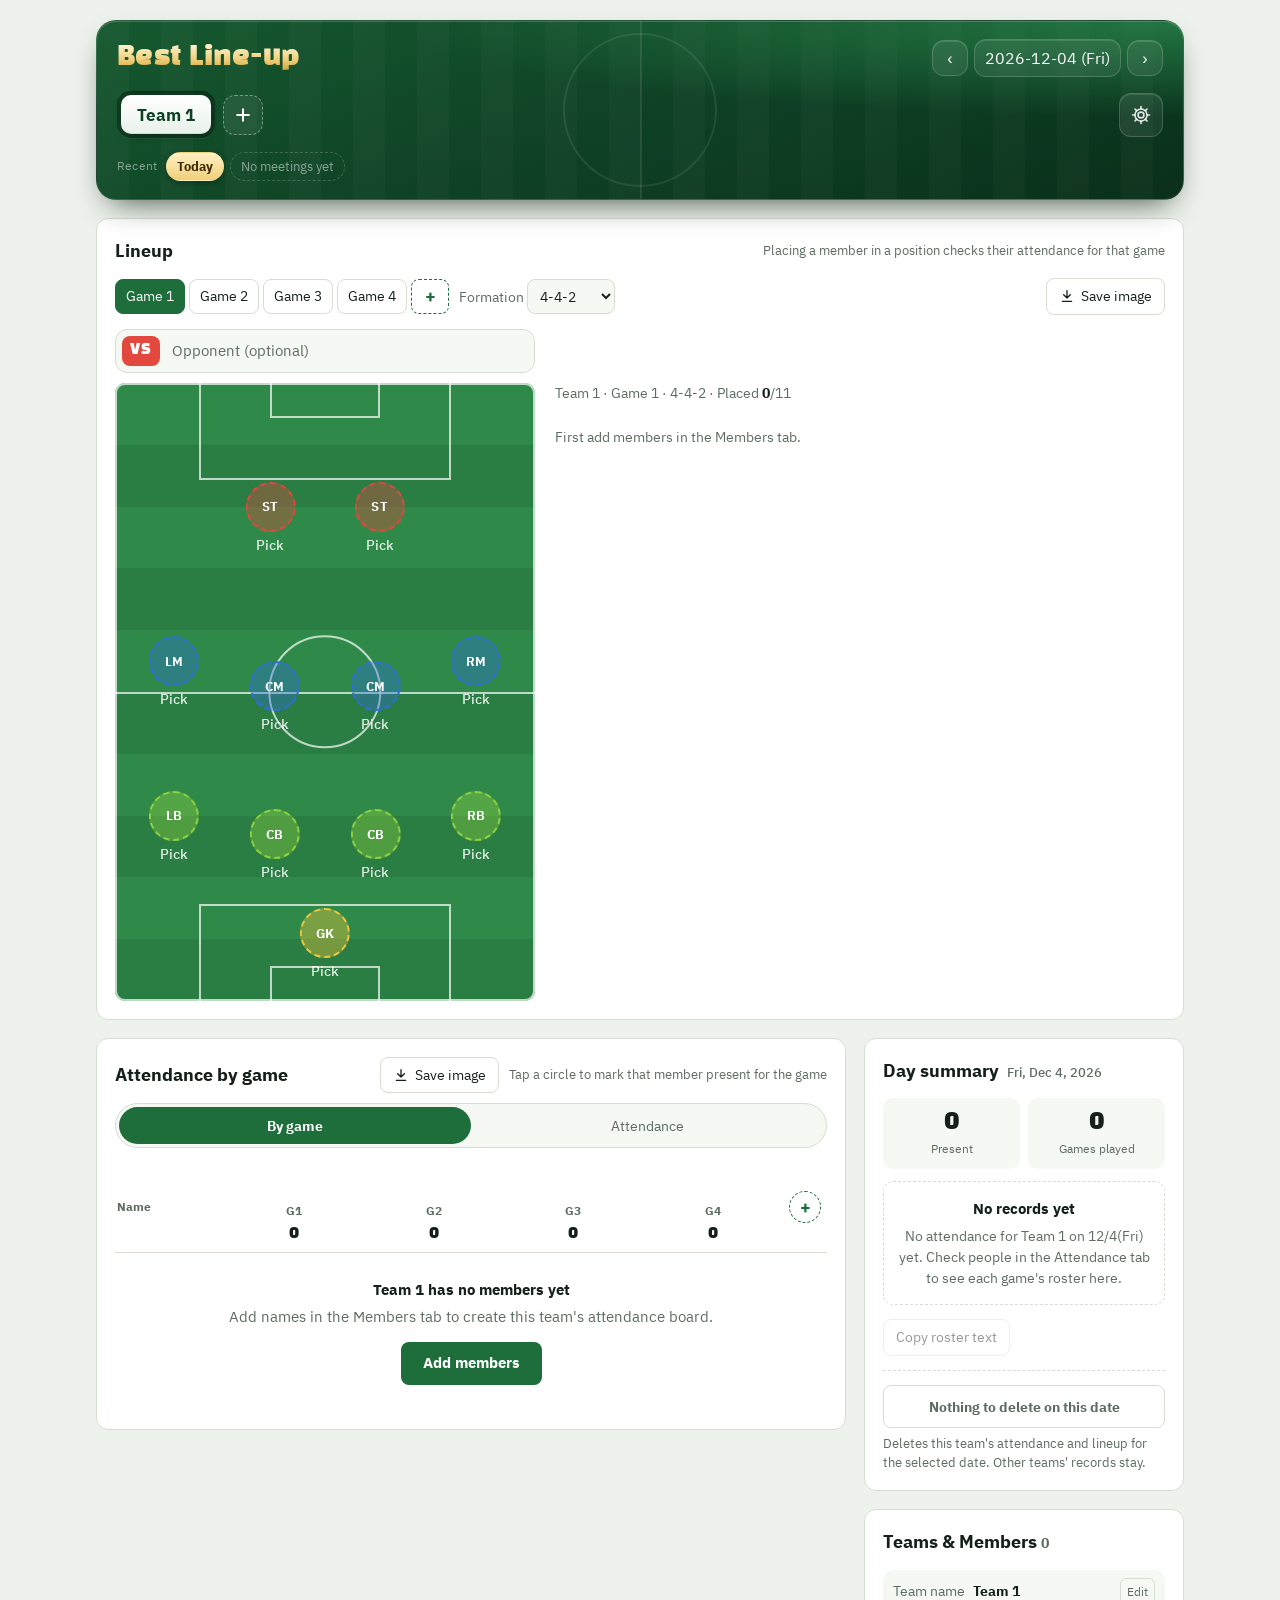
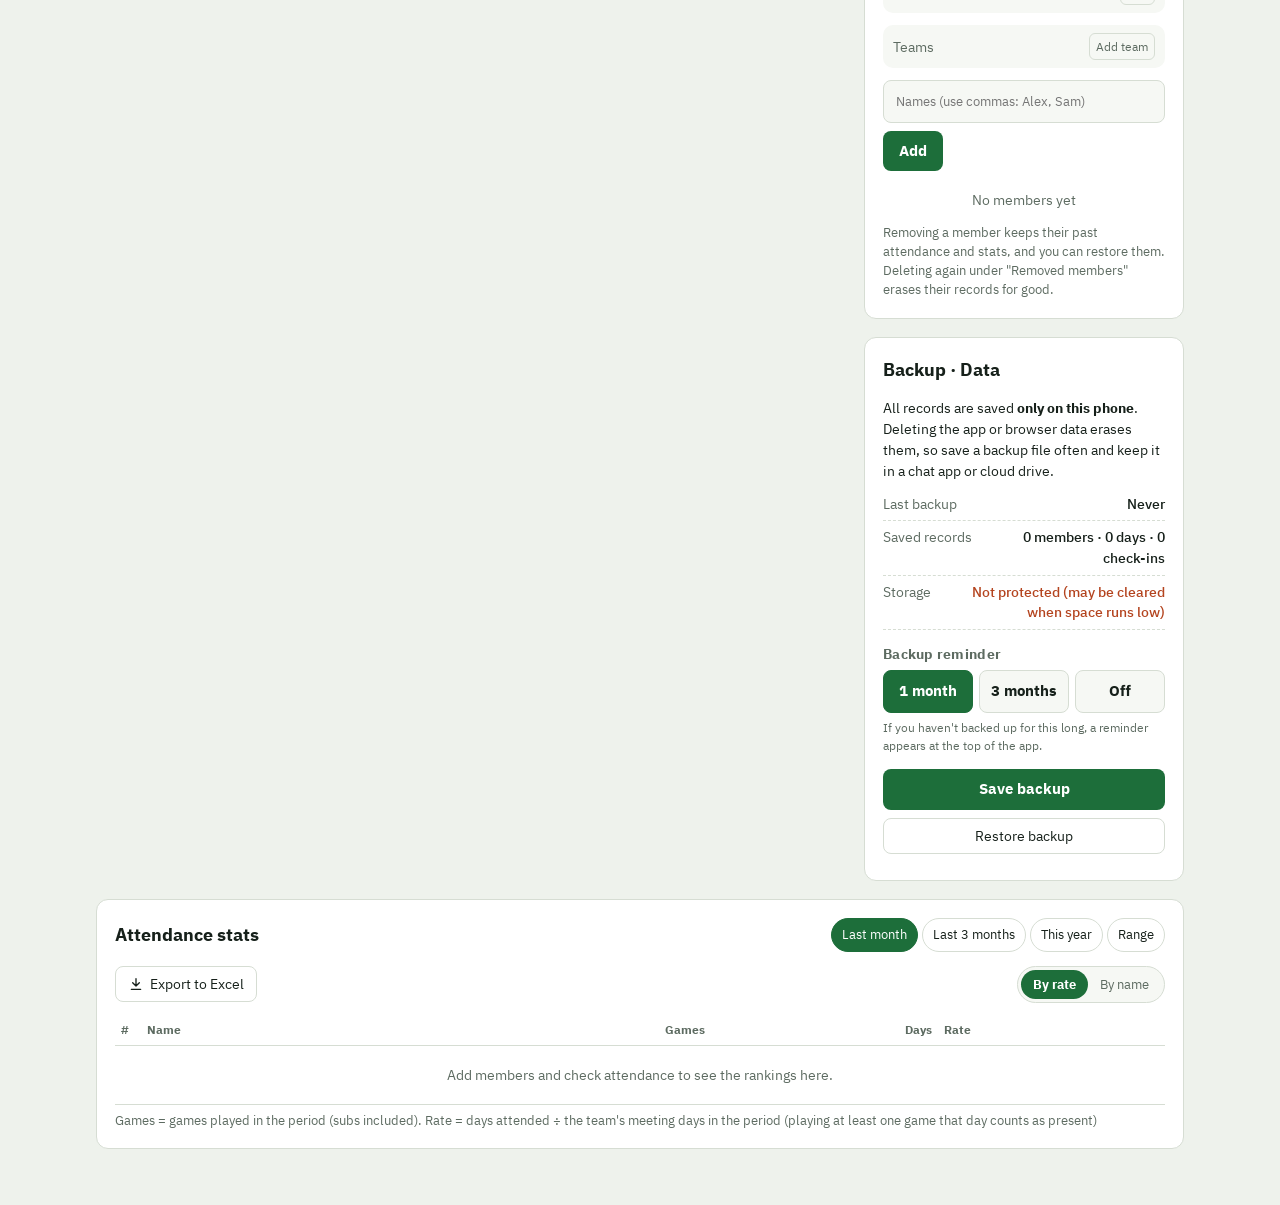
<file: local/index.html>
<!DOCTYPE html>
<html lang="en">
<head>
  <meta charset="UTF-8">
  <meta name="viewport" content="width=device-width, initial-scale=1, viewport-fit=cover">
  <title>Best Line-up</title>
  <meta name="theme-color" content="#1d6e3a">
  <!-- 다크 모드를 직접 지원한다고 알려, 브라우저의 강제 다크 변환(색을 한 번 더 어둡게)을 막는다 -->
  <meta name="color-scheme" content="light dark" id="colorSchemeMeta">
  <meta name="mobile-web-app-capable" content="yes">
  <meta name="apple-mobile-web-app-capable" content="yes">
  <meta name="apple-mobile-web-app-status-bar-style" content="black-translucent">
  <meta name="apple-mobile-web-app-title" content="Best Line-up">
  <link rel="manifest" href="manifest.webmanifest">
  <link rel="icon" href="icon-192.png?v=3" type="image/png">
  <link rel="apple-touch-icon" href="apple-touch-icon.png?v=3">
  <!-- 보안 정책: 이 앱 폴더의 파일만 불러오고 실행한다 (외부 서버로 나가는 요청 없음).
       style 속성은 화면 그리기에 쓰여 허용, 그림 미리보기·다운로드는 data:/blob: 주소를 쓴다 -->
  <meta http-equiv="Content-Security-Policy" content="default-src 'self'; script-src 'self'; style-src 'self' 'unsafe-inline'; img-src 'self' data: blob:; font-src 'self'; connect-src 'self'; worker-src 'self'; manifest-src 'self'; object-src 'none'; base-uri 'self'; form-action 'self'">
  <!-- 글꼴은 앱 폴더에 넣어 둔 파일을 쓴다 (Google Fonts에 요청하지 않음) -->
  <link rel="stylesheet" href="fonts/fonts.css?v=1">
  <link rel="stylesheet" href="local.css?v=54">
  <script src="boot.js?v=5"></script>
</head>
<body data-view="check">
<!-- 앱 실행 화면: 처음 열 때 잠깐 보였다가 사라진다 -->
<div class="splash" id="splash" aria-hidden="true">
  <img src="icon-512.png?v=3" alt="" width="128" height="128">
  <b>Best Line-up</b>
</div>
<style>
  .splash {
    position: fixed; inset: 0; z-index: 100;
    display: grid; place-content: center; justify-items: center; gap: 10px;
    background: radial-gradient(circle at 50% 38%, #2fae5a 0%, #0f5a2e 70%);
    color: #fff; text-align: center;
    transition: opacity .45s ease, transform .45s ease;
  }
  .splash img { width: 128px; height: 128px; border-radius: 28px; box-shadow: 0 12px 30px #0006; animation: splashIn .6s cubic-bezier(.3, 1.5, .5, 1) both; }
  .splash b { font-family: "Black Han Sans", "IBM Plex Sans KR", "Malgun Gothic", sans-serif; font-weight: 400; font-size: 2rem; letter-spacing: .02em; margin-top: 8px; }
  .splash span { font-size: .9rem; opacity: .85; }
  .splash.hide { opacity: 0; transform: scale(1.04); pointer-events: none; }
  @keyframes splashIn { from { transform: scale(.6) rotate(-12deg); opacity: 0; } }
  @media (prefers-reduced-motion: reduce) { .splash img { animation: none; } .splash { transition: none; } }
</style>
<div class="wrap">
  <header class="board" aria-label="모임 날짜" data-en-aria-label="Meeting date">
    <div class="board-top">
      <div class="board-title">
        <div class="eyebrow">Best Line-up</div>
        <div class="date-big" id="dateBig">-</div>
      </div>
      <div class="date-nav">
        <button id="prevDay" aria-label="이전 날짜" data-en-aria-label="Previous day">‹</button>
        <button type="button" class="cal-btn" id="calBtn" aria-label="달력 열기" aria-haspopup="dialog">
          <span class="cal-year" id="calYear" aria-hidden="true"></span>
          <span class="cal-tile" aria-hidden="true"><span class="cal-month" id="calMonth"></span><span class="cal-day" id="calDay"></span><span class="cal-wd" id="calWd"></span></span>
          <span class="cal-desk" id="calDesk" aria-hidden="true"></span>
        </button>
        <input type="date" id="datePick" aria-label="모임 날짜 선택" data-en-aria-label="Choose meeting date" hidden>
        <button id="nextDay" aria-label="다음 날짜" data-en-aria-label="Next day">›</button>
      </div>
    </div>
    <div class="team-row">
      <div class="teams" id="teamTabs" role="group" aria-label="팀 선택" data-en-aria-label="Choose team"></div>
      <!-- 팀이 3개보다 적으면 보이는 팀 추가 버튼: 회원 관리의 새 팀 이름 입력을 바로 연다 -->
      <button type="button" class="team-add" id="teamAddBtn" aria-label="팀 추가" data-en-aria-label="Add team" title="팀 추가" data-en-title="Add team" hidden>
        <svg viewBox="0 0 24 24" aria-hidden="true"><path d="M12 5v14M5 12h14"/></svg>
      </button>
      <button type="button" class="set-btn" id="setBtn" aria-label="설정" data-en-aria-label="Settings" aria-haspopup="dialog">
        <svg viewBox="0 0 24 24" aria-hidden="true"><circle cx="12" cy="12" r="3.2"/><path d="M12 2.8v2.4M12 18.8v2.4M21.2 12h-2.4M5.2 12H2.8M18.5 5.5l-1.7 1.7M7.2 16.8l-1.7 1.7M18.5 18.5l-1.7-1.7M7.2 7.2L5.5 5.5"/><circle cx="12" cy="12" r="6.6"/></svg>
      </button>
    </div>
    <div class="recent" id="recent"></div>
    <!-- 구장 아래쪽을 굴러가는 작은 축구공 (장식) -->
    <span class="ball-roll" aria-hidden="true"></span>
  </header>

  <div class="notice" id="notice" hidden></div>

  <!-- 백업 알림줄: 정한 주기(백업 화면의 "백업 알림")가 지나도록 백업하지 않았을 때만 보인다 -->
  <section class="lockbar backup-bar" id="backupBar" aria-label="백업 알림" data-en-aria-label="Backup reminder" hidden>
    <div class="state">
      <span class="badge" data-en="Backup">백업</span>
      <span class="backup-bar-text" id="backupBarText"></span>
    </div>
    <div class="backup-bar-btns">
      <button class="btn" type="button" id="backupBarBtn" data-en="Back up now">지금 백업</button>
      <button class="btn-ghost" type="button" id="backupBarLater" data-en="Later">나중에</button>
    </div>
  </section>

  <section class="panel view" data-view="lineup" aria-labelledby="lineupTitle">
    <div class="panel-head">
      <h2 id="lineupTitle" data-en="Lineup">포지션 배치</h2>
      <!-- 지난 날짜는 이 버튼을 눌러야 고칠 수 있다 (내용은 local.js가 채움) -->
      <button type="button" class="edit-lock" data-edit-lock hidden></button>
      <span class="muted head-note" data-en="Placing a member in a position checks their attendance for that game">포지션에 넣은 회원은 그 경기 출석이 자동으로 체크됩니다</span>
    </div>
    <div class="lineup-tools">
      <div class="game-tabs" id="gameTabs" role="group" aria-label="경기 선택" data-en-aria-label="Choose game"></div>
      <label class="muted formation-label"><span data-en="Formation">포메이션</span>
        <select id="formationSel" aria-label="포메이션" data-en-aria-label="Formation"></select>
      </label>
      <button class="btn-ghost save-img" type="button" id="saveLineupBtn">
        <svg viewBox="0 0 24 24" aria-hidden="true"><path d="M12 4v11M7 10l5 5 5-5M5 20h14"/></svg>
        <span data-en="Save image">그림 저장</span>
      </button>
    </div>
    <!-- 상대팀 이름 (선택 입력): 그림으로 저장할 때 제목 옆에 "vs 상대팀"으로 나온다 -->
    <label class="opp-row">
      <span class="opp-vs">VS</span>
      <input type="text" id="oppInput" maxlength="20" autocomplete="off" enterkeyhint="done"
        placeholder="상대팀 이름 (선택)" data-en-placeholder="Opponent (optional)"
        aria-label="상대팀 이름" data-en-aria-label="Opponent name">
    </label>
    <div class="lineup">
      <div class="field" id="field">
        <div class="ln half"></div><div class="ln circle"></div>
        <div class="ln box-top"></div><div class="ln six-top"></div>
        <div class="ln box-bot"></div><div class="ln six-bot"></div>
      </div>
      <div class="picker" id="picker"></div>
    </div>
  </section>

  <div class="main">
    <section class="panel view" data-view="check">
      <div class="panel-head">
        <h2 id="attTitle">경기별 출석 체크</h2>
        <button type="button" class="edit-lock" data-edit-lock hidden></button>
        <button class="btn-ghost save-img" type="button" id="saveAttBtn">
          <svg viewBox="0 0 24 24" aria-hidden="true"><path d="M12 4v11M7 10l5 5 5-5M5 20h14"/></svg>
          <span data-en="Save image">그림 저장</span>
        </button>
        <span class="muted head-note" id="attNote"></span>
      </div>
      <!-- 출석 방식: 경기별(경기마다 체크) 또는 출석체크(그날 한 번만 체크) -->
      <div class="seg att-mode" id="attModeSeg" role="group" aria-label="출석 방식" data-en-aria-label="Attendance mode">
        <button type="button" data-attmode="game" data-en="By game">경기별 출석체크</button>
        <button type="button" data-attmode="day" data-en="Attendance">출석체크</button>
      </div>
      <div class="table-scroll">
        <table class="att" id="attTable">
          <thead id="attHead"></thead>
          <tbody id="attBody"></tbody>
        </table>
      </div>
      <div class="empty" id="attEmpty" hidden>
        <strong id="emptyTitle">기록을 불러오는 중입니다</strong>
        <span id="emptyText"></span>
        <button type="button" class="btn" id="emptyAdd" hidden data-en="Add members">회원 추가하기</button>
      </div>
    </section>

    <aside class="side">
      <section class="panel view" data-view="summary">
        <div class="panel-head"><h2><span data-en="Day summary">이날 요약</span> <span class="sum-date" id="sumDate"></span></h2></div>
        <div class="tiles">
          <div class="tile"><b class="num" id="tPeople">0</b><span data-en="Present">참석 인원</span></div>
          <div class="tile"><b class="num" id="tGames">0</b><span data-en="Games played">진행 경기</span></div>
        </div>
        <div class="roster" id="roster"></div>
        <div class="copy-row">
          <button class="btn-ghost" id="copyBtn" data-en="Copy roster text">명단 텍스트 복사</button>
        </div>
        <textarea id="copyFallback" class="copy-fallback" hidden readonly></textarea>
        <div class="danger-zone">
          <button type="button" class="btn-danger" id="deleteDayBtn">이 날짜 기록 삭제</button>
          <p class="hint muted" id="deleteDayHint" data-en="Deletes this team's attendance and lineup for the selected date. Other teams' records stay.">선택한 날짜의 이 팀 출석·포지션 기록을 지웁니다. 다른 팀 기록은 그대로입니다.</p>
        </div>
      </section>

      <section class="panel view" data-view="members" id="memberPanel">
        <div class="panel-head">
          <h2><span data-en="Teams &amp; Members">팀/회원 관리</span> <span class="muted num member-count" id="memberCount"></span></h2>
        </div>
        <div class="team-name-row" id="teamNameRow"></div>
        <div class="team-name-row team-tools" id="teamTools"></div>
        <form class="add-form" id="addForm" autocomplete="off">
          <input id="addInput" type="text" maxlength="200" placeholder="이름 (여러 명은 쉼표로: 홍길동, 이순신)" data-en-placeholder="Names (use commas: Alex, Sam)" aria-label="추가할 회원 이름" data-en-aria-label="Member names to add">
          <button class="btn" type="submit" data-en="Add">추가</button>
        </form>
        <!-- 여러 명을 골라 한 번에 다른 팀으로 옮기는 선택 모드 (팀이 2개 이상일 때만 보임) -->
        <button type="button" class="btn-ghost bulk-btn" id="bulkBtn" hidden></button>
        <div class="bulk-bar" id="bulkBar" hidden></div>
        <ul class="mlist" id="memberList"></ul>
        <details class="inactive" id="inactiveBox" hidden>
          <summary><span data-en="Removed members">명단에서 뺀 회원</span> <span class="num" id="inactiveCount"></span></summary>
          <ul class="mlist" id="inactiveList"></ul>
        </details>
        <p class="hint muted" data-en="Removing a member keeps their past attendance and stats, and you can restore them. Deleting again under &quot;Removed members&quot; erases their records for good.">삭제해도 지난 출석 기록과 통계는 남고 복구할 수 있습니다. "명단에서 뺀 회원"에서 한 번 더 삭제하면 기록까지 완전히 지워지며 되돌릴 수 없습니다.</p>
        <!-- 되돌릴 수 없는 팀 전체 삭제는 맨 아래 접힌 칸에 둔다 (실수로 누르지 않게) -->
        <details class="danger-zone" id="dangerBox" hidden>
          <summary data-en="Delete or reset team">팀 삭제 · 초기화</summary>
          <div class="team-name-row team-tools" id="teamDanger"></div>
        </details>
      </section>

      <section class="panel view" data-view="members" id="dataPanel" aria-labelledby="dataTitle">
        <div class="panel-head">
          <h2 id="dataTitle" data-en="Backup · Data">백업 · 데이터</h2>
        </div>
        <p class="data-note" data-en="All records are saved <b>only on this phone</b>. Deleting the app or browser data erases them, so save a backup file often and keep it in a chat app or cloud drive.">모든 기록은 <b>이 폰에만</b> 저장됩니다. 앱을 지우거나 브라우저 데이터를 지우면 함께 사라지니, 백업 파일을 자주 저장해 카톡·드라이브 등에 보관하세요.</p>
        <dl class="data-stat">
          <div><dt data-en="Last backup">마지막 백업</dt><dd id="lastBackup">-</dd></div>
          <div><dt data-en="Saved records">저장된 기록</dt><dd id="dataCount">-</dd></div>
          <div><dt data-en="Storage">저장 공간</dt><dd id="persistState">확인 중</dd></div>
        </dl>
        <div class="remind-row">
          <span class="set-label" id="remindLabel" data-en="Backup reminder">백업 알림</span>
          <div class="num-seg three" id="remindSeg" role="group" aria-labelledby="remindLabel">
            <button type="button" data-remind="30" data-en="1 month">1달</button><button type="button" data-remind="90" data-en="3 months">3개월</button>
            <button type="button" data-remind="0" data-en="Off">끄기</button>
          </div>
          <p class="set-hint muted" data-en="If you haven't backed up for this long, a reminder appears at the top of the app.">이 기간 동안 백업하지 않으면 앱 위쪽에 알림이 뜹니다.</p>
        </div>
        <div class="data-actions">
          <button type="button" class="btn" id="backupBtn" data-en="Save backup">백업 파일 저장</button>
          <button type="button" class="btn-ghost" id="importBtn" data-en="Restore backup">백업 불러오기</button>
          <input type="file" id="importFile" accept=".json,.txt,application/json,text/plain" hidden>
        </div>
      </section>
    </aside>
  </div>

  <section class="panel view" data-view="stats">
    <div class="panel-head">
      <h2 data-en="Attendance stats">참석 통계</h2>
      <div class="chips" id="periodChips">
        <button class="chip" data-period="month" aria-pressed="true" data-en="Last month">최근 1개월</button>
        <button class="chip" data-period="3m" aria-pressed="false" data-en="Last 3 months">최근 3개월</button>
        <button class="chip" data-period="year" aria-pressed="false" data-en="This year">올해</button>
        <button class="chip" data-period="range" aria-pressed="false" data-en="Range">기간</button>
      </div>
    </div>
    <!-- 기간 직접 고르기 (최대 1년): "기간"을 눌렀을 때만 보인다 -->
    <div class="range-row" id="rangeRow" hidden>
      <input type="date" id="rangeFrom" aria-label="시작 날짜" data-en-aria-label="Start date">
      <span aria-hidden="true">~</span>
      <input type="date" id="rangeTo" aria-label="끝 날짜" data-en-aria-label="End date">
      <span class="muted range-note" data-en="Up to 1 year">최대 1년</span>
    </div>
    <div class="stats-bar">
      <button type="button" class="btn-ghost export-btn" id="exportBtn">
        <svg viewBox="0 0 24 24" aria-hidden="true"><path d="M12 4v11M7 10l5 5 5-5M5 20h14"/></svg>
        <span data-en="Export to Excel">엑셀로 내보내기</span>
      </button>
      <div class="seg" id="rankSort" role="group" aria-label="정렬" data-en-aria-label="Sort">
        <button type="button" data-sort="rate" aria-pressed="true" data-en="By rate">참석률순</button>
        <button type="button" data-sort="name" aria-pressed="false" data-en="By name">이름순</button>
      </div>
    </div>
    <div class="rank-scroll">
      <table class="rank">
        <thead><tr><th class="pos">#</th><th data-en="Name">이름</th><th class="r" title="기간 중 뛴 경기 수 (교체 포함)" data-en-title="Games played in the period (subs included)" data-en="Games">출전</th><th class="r" title="참석한 모임 날짜 / 기간 중 전체 모임 날짜" data-en-title="Days attended / team meeting days in the period" data-en="Days">참석/전체</th><th data-en="Rate">참석률</th></tr></thead>
        <tbody id="rankBody"></tbody>
      </table>
    </div>
    <p class="hint muted" data-en="Games = games played in the period (subs included). Rate = days attended ÷ the team's meeting days in the period (playing at least one game that day counts as present)">출전 = 기간 중 뛴 경기 수 (교체 포함). 참석률 = 참석한 모임 날짜 수 ÷ 기간 중 팀의 전체 모임 날짜 수 (그날 한 경기라도 나오면 참석으로 셉니다)</p>
  </section>
</div>

<nav class="tabbar" id="tabbar" aria-label="화면 전환" data-en-aria-label="Switch screen">
  <button type="button" data-tab="check">
    <svg viewBox="0 0 24 24" aria-hidden="true"><rect x="4" y="4" width="16" height="16" rx="3"/><path d="M8 12l3 3 5-6"/></svg>
    <span data-en="Attend">출석</span>
  </button>
  <button type="button" data-tab="lineup">
    <svg viewBox="0 0 24 24" aria-hidden="true"><rect x="4" y="3" width="16" height="18" rx="2"/><path d="M4 12h16"/><circle cx="12" cy="12" r="3"/></svg>
    <span data-en="Lineup">포지션</span>
  </button>
  <button type="button" data-tab="summary">
    <svg viewBox="0 0 24 24" aria-hidden="true"><path d="M5 6h14M5 12h14M5 18h9"/></svg>
    <span data-en="Summary">요약</span>
  </button>
  <button type="button" data-tab="stats">
    <svg viewBox="0 0 24 24" aria-hidden="true"><path d="M5 20V11M12 20V5M19 20v-7"/></svg>
    <span data-en="Stats">통계</span>
  </button>
  <button type="button" data-tab="members">
    <svg viewBox="0 0 24 24" aria-hidden="true"><circle cx="9" cy="8" r="3.2"/><path d="M3.5 19c.8-3.2 3-5 5.5-5s4.7 1.8 5.5 5"/><circle cx="17" cy="9" r="2.4"/><path d="M15.5 14.3c2.3.2 4 1.8 4.7 4.7"/></svg>
    <span data-en="Members">회원</span>
  </button>
  <!-- 설정: 휴대폰은 상단 대신 여기서 연다 (화면 전환 탭이 아니라 설정 창을 띄운다) -->
  <button type="button" id="setTabBtn" aria-haspopup="dialog">
    <svg viewBox="0 0 24 24" aria-hidden="true"><circle cx="12" cy="12" r="3.2"/><path d="M12 2.8v2.4M12 18.8v2.4M21.2 12h-2.4M5.2 12H2.8M18.5 5.5l-1.7 1.7M7.2 16.8l-1.7 1.7M18.5 18.5l-1.7-1.7M7.2 7.2L5.5 5.5"/><circle cx="12" cy="12" r="6.6"/></svg>
    <span data-en="Settings">설정</span>
  </button>
</nav>

<div class="img-modal" id="imgModal" hidden role="dialog" aria-modal="true" aria-labelledby="imgModalTitle">
  <div class="img-card">
    <div class="img-head">
      <b id="imgModalTitle">포지션 배치 그림</b>
      <button type="button" class="btn-ghost" id="imgCloseBtn" data-en="Close">닫기</button>
    </div>
    <p class="img-tip" id="imgTip">그림을 <b>길게 눌러</b> 사진에 저장하세요.</p>
    <div class="img-wrap"><img id="imgPreview" alt="포지션 배치 그림" data-en-alt="Lineup image"></div>
    <div class="img-actions">
      <button type="button" class="btn" id="imgDownloadBtn" data-en="Save file">파일로 저장</button>
      <button type="button" class="btn-ghost" id="imgShareBtn" hidden data-en="Share">공유하기</button>
    </div>
  </div>
</div>

<div class="img-modal" id="backupModal" hidden role="dialog" aria-modal="true" aria-labelledby="backupModalTitle">
  <div class="img-card">
    <div class="img-head">
      <b id="backupModalTitle">백업 파일</b>
      <button type="button" class="btn-ghost" id="backupCloseBtn" data-en="Close">닫기</button>
    </div>
    <p class="img-tip" id="backupTip"></p>
    <div class="img-actions">
      <button type="button" class="btn" id="backupDownloadBtn" data-en="Save file">파일로 저장</button>
      <button type="button" class="btn-ghost" id="backupShareBtn" hidden data-en="Share (chat · drive)">공유하기 (카톡·드라이브)</button>
    </div>
  </div>
</div>

<!-- 덮어쓰기 같은 중요한 작업 확인 (confirm() 대신) -->
<div class="img-modal" id="askModal" hidden role="dialog" aria-modal="true" aria-labelledby="askTitle">
  <div class="img-card">
    <div class="img-head"><b id="askTitle">확인</b></div>
    <p class="img-tip" id="askText"></p>
    <div class="img-actions">
      <button type="button" class="btn-ghost" id="askCancel" data-en="Cancel">취소</button>
      <button type="button" class="btn ask-ok" id="askOk">확인</button>
    </div>
  </div>
</div>

<!-- 설정: 언어 · 화면 모드 -->
<div class="img-modal" id="setModal" hidden role="dialog" aria-modal="true" aria-labelledby="setTitle">
  <div class="img-card set-card">
    <div class="img-head">
      <b id="setTitle" data-en="Settings">설정</b>
      <button type="button" class="btn-ghost" id="setClose" data-en="Close">닫기</button>
    </div>
    <div class="set-group">
      <span class="set-label" id="langLabel" data-en="Language">언어</span>
      <div class="seg" id="langSeg" role="group" aria-labelledby="langLabel">
        <button type="button" data-lang="en" lang="en">English</button>
        <button type="button" data-lang="ko" lang="ko">한국어</button>
      </div>
    </div>
    <div class="set-group">
      <span class="set-label" id="themeLabel" data-en="Display">화면 모드</span>
      <div class="seg" id="themeSeg" role="group" aria-labelledby="themeLabel">
        <button type="button" data-theme-set="light">
          <svg viewBox="0 0 24 24" aria-hidden="true"><circle cx="12" cy="12" r="4"/><path d="M12 2.5v2.2M12 19.3v2.2M21.5 12h-2.2M4.7 12H2.5M18.7 5.3l-1.6 1.6M6.9 17.1l-1.6 1.6M18.7 18.7l-1.6-1.6M6.9 6.9L5.3 5.3"/></svg>
          <span data-en="Light">라이트</span>
        </button>
        <button type="button" data-theme-set="dark">
          <svg viewBox="0 0 24 24" aria-hidden="true"><path d="M20 14.5A8 8 0 0 1 9.5 4a8 8 0 1 0 10.5 10.5z"/></svg>
          <span data-en="Dark">다크</span>
        </button>
        <button type="button" data-theme-set="system">
          <svg viewBox="0 0 24 24" aria-hidden="true"><rect x="6.5" y="2.5" width="11" height="19" rx="2.5"/><path d="M10.5 18.5h3"/></svg>
          <span data-en="System">시스템</span>
        </button>
      </div>
    </div>
    <div class="set-group">
      <span class="set-label" id="posColorLabel" data-en="Position colors">포지션 색상</span>
      <div class="seg" id="posColorSeg" role="group" aria-labelledby="posColorLabel">
        <button type="button" data-poscolor="mono">
          <span class="pc-dots mono" aria-hidden="true"><i></i><i></i><i></i><i></i></span>
          <span data-en="Single">단색</span>
        </button>
        <button type="button" data-poscolor="color">
          <span class="pc-dots" aria-hidden="true"><i></i><i></i><i></i><i></i></span>
          <span data-en="Color">컬러</span>
        </button>
      </div>
      <p class="set-legend muted" aria-hidden="true">
        <span><i class="role-fwd"></i><span data-en="FW">공격</span></span>
        <span><i class="role-mid"></i><span data-en="MF">미드</span></span>
        <span><i class="role-def"></i><span data-en="DF">수비</span></span>
        <span><i class="role-gk"></i><span data-en="GK">골키퍼</span></span>
      </p>
    </div>
    <div class="set-group">
      <span class="set-label" id="absentLabel" data-en="Recent absences">최근 모임 불참 기준</span>
      <div class="num-seg" id="absentSeg" role="group" aria-labelledby="absentLabel">
        <button type="button" data-absent="1">1</button><button type="button" data-absent="2">2</button>
        <button type="button" data-absent="3">3</button><button type="button" data-absent="4">4</button>
        <button type="button" data-absent="5">5</button>
      </div>
      <p class="set-hint muted" id="absentHint"></p>
    </div>
    <div class="set-group">
      <span class="set-label" id="recentLabel" data-en="Recent meetings shown">상단 최근 모임 개수</span>
      <div class="num-seg seven" id="recentSeg" role="group" aria-labelledby="recentLabel">
        <button type="button" data-recent="1">1</button><button type="button" data-recent="2">2</button>
        <button type="button" data-recent="3">3</button><button type="button" data-recent="4">4</button>
        <button type="button" data-recent="5">5</button><button type="button" data-recent="6">6</button>
        <button type="button" data-recent="7">7</button>
      </div>
    </div>
    <button type="button" class="btn-ghost help-btn" id="helpBtn" aria-haspopup="dialog">
      <svg viewBox="0 0 24 24" aria-hidden="true"><path d="M5 4.5h9a3 3 0 0 1 3 3V20H8a3 3 0 0 1-3-3z"/><path d="M17 7.5h2V20h-2M8.5 9h5M8.5 12.5h5"/></svg>
      <span data-en="User guide">사용 설명서</span>
    </button>
    <button type="button" class="btn-ghost help-btn" id="tacBtn" aria-haspopup="dialog">
      <svg viewBox="0 0 24 24" aria-hidden="true"><rect x="3.5" y="4" width="17" height="16" rx="2"/><path d="M12 4v16M3.5 12h17"/><circle cx="12" cy="12" r="2.6"/></svg>
      <span data-en="Position tactics">포지션별 전술</span>
    </button>
    <button type="button" class="btn-ghost help-btn" id="formBtn" aria-haspopup="dialog">
      <svg viewBox="0 0 24 24" aria-hidden="true"><rect x="4" y="3" width="16" height="18" rx="2"/><circle cx="12" cy="17.5" r="1.3"/><circle cx="8" cy="13.5" r="1.3"/><circle cx="16" cy="13.5" r="1.3"/><circle cx="9" cy="8" r="1.3"/><circle cx="15" cy="8" r="1.3"/></svg>
      <span data-en="Formations">포메이션 설명</span>
    </button>
    <button type="button" class="btn-ghost help-btn" id="quizBtn" aria-haspopup="dialog">
      <svg viewBox="0 0 24 24" aria-hidden="true"><circle cx="12" cy="12" r="8.5"/><path d="M9.6 9.4a2.5 2.5 0 1 1 3.4 2.3c-.6.3-1 .8-1 1.5v.6"/><circle cx="12" cy="16.9" r=".6"/></svg>
      <span data-en="Football quiz">축구 상식 퀴즈</span>
    </button>
    <button type="button" class="btn-ghost help-btn" id="ossBtn" aria-haspopup="dialog">
      <svg viewBox="0 0 24 24" aria-hidden="true"><path d="M7 4h7l4 4v12H7z"/><path d="M14 4v4h4M9.5 12h6M9.5 15.5h6"/></svg>
      <span data-en="Open source licenses">오픈소스 라이선스</span>
    </button>
    <!-- 스토어 등록에 필요한 앱 정보: 개인정보처리방침과 문의처 -->
    <p class="set-links">
      <a href="privacy.html" data-en="Privacy policy" data-en-href="privacy.html#en">개인정보처리방침</a>
      <span aria-hidden="true">·</span>
      <a href="mailto:sedapa2010@gmail.com?subject=Best%20Line-up" data-en="Contact">문의하기</a>
    </p>
    <!-- 문제 확인용: 앱 버전과 화면을 그리는 브라우저 -->
    <p class="set-info muted" id="setInfo"></p>
  </div>
</div>

<!-- 간단한 사용 설명서 (언어에 맞는 쪽만 보인다) -->
<div class="img-modal help-modal" id="helpModal" hidden role="dialog" aria-modal="true" aria-labelledby="helpTitle">
  <div class="img-card help-card">
    <div class="img-head">
      <b id="helpTitle" data-en="User guide">사용 설명서</b>
      <button type="button" class="btn-ghost" id="helpClose" data-en="Close">닫기</button>
    </div>
    <div class="help-body" data-lang-only="ko">
      <h3>1. 처음 준비</h3>
      <ul>
        <li>처음에는 <b>팀1</b> 한 팀으로 시작합니다. <b>회원</b> 탭(팀/회원 관리)에서 이름을 넣고 <b>추가</b>를 누르세요. 여러 명은 쉼표로 나눠 한 번에 넣습니다.</li>
        <li>팀 이름은 <b>팀 이름 → 변경</b>에서 바꿉니다. <b>팀 추가</b>로 최대 3개 팀까지 만들 수 있습니다.</li>
        <li>회원 줄의 <b>부상</b>으로 부상자를 표시하고, <b>수정</b>으로 이름이나 팀을 바꿉니다. <b>삭제</b>한 회원은 "명단에서 뺀 회원"에 남아 다시 복구할 수 있습니다.</li>
      </ul>
      <h3>2. 날짜와 팀 고르기</h3>
      <ul>
        <li>상단의 ‹ › 버튼이나 달력 버튼으로 모임 날짜를 고릅니다. 달력의 동그라미는 모임이 있던 날입니다.</li>
        <li><b>최근 모임</b> 줄의 <b>오늘</b>을 누르면 바로 오늘로 갑니다. 그 옆 날짜를 누르면 지난 모임으로 갑니다.</li>
        <li>상단의 팀 버튼으로 팀을 바꿉니다.</li>
      </ul>
      <h3>3. 출석 체크</h3>
      <ul>
        <li>위쪽에서 <b>경기별 출석체크</b>(경기마다 체크)와 <b>출석체크</b>(그날 한 번만 체크)를 고릅니다. 출석체크로 하면 포지션에서 회원을 고를 때 출석한 회원이 먼저 나오고, 미출석자를 넣으면 출석도 함께 체크됩니다.</li>
        <li><b>출석</b> 탭에서 회원 줄의 동그라미를 누르면 그 경기 참석(축구공)이고, 한 번 더 누르면 해제됩니다.</li>
        <li>칸을 <b>길게</b> 누르면 <b>교체</b>로 표시됩니다. 교체도 참석으로 셉니다. 교체 칸을 다시 길게 누르면 일반 참석으로 돌아갑니다.</li>
        <li><b>전 경기</b>는 보이는 경기를 한 번에 체크하고, 경기 이름 아래 <b>↺</b>는 그 경기 참석을 모두 지웁니다(한 번 더 눌러 확인).</li>
        <li>경기 수는 기본 4경기이고 <b>+</b>로 6경기까지 늘립니다.</li>
        <li><b>그림 저장</b>으로 출석판을 사진으로 저장하거나 공유합니다.</li>
      </ul>
      <h3>4. 포지션 배치</h3>
      <ul>
        <li><b>포지션</b> 탭에서 경기와 포메이션을 고르고, 구장의 동그라미를 눌러 회원을 넣습니다. 넣은 회원은 출석도 자동으로 체크됩니다.</li>
        <li>회원 목록에는 이미 넣은 회원 옆에 포지션이 표시됩니다. 최근 모임에 계속 빠진 회원과 부상자는 아래쪽에 따로 모입니다.</li>
        <li><b>VS</b> 칸에 상대팀 이름을 넣으면 저장한 그림에 함께 나옵니다.</li>
        <li><b>그림 저장</b>으로 라인업을 사진으로 저장하거나 공유합니다.</li>
      </ul>
      <h3>5. 지난 날짜 수정</h3>
      <ul>
        <li>오늘 이전 날짜의 기록은 실수로 바뀌지 않게 잠겨 있습니다. 출석·포지션 화면 위쪽의 <b>수정</b>을 누르면 고칠 수 있고, 다 고치면 <b>완료</b>를 누릅니다.</li>
      </ul>
      <h3>6. 요약</h3>
      <ul>
        <li><b>요약</b> 탭에서 고른 날짜의 경기별 명단과 불참자를 봅니다. <b>명단 텍스트 복사</b>로 단톡방에 붙여 넣습니다.</li>
        <li><b>기록 삭제</b>는 그 날짜의 이 팀 출석·포지션을 지웁니다. 누르면 남은 시간이 표시되고, 그 안에 한 번 더 눌러야 삭제됩니다.</li>
      </ul>
      <h3>7. 통계</h3>
      <ul>
        <li><b>최근 1개월 · 최근 3개월 · 올해</b> 또는 <b>기간</b>(최대 1년)을 골라 참석률을 봅니다. 참석률은 참석한 모임 날짜 ÷ 팀의 전체 모임 날짜입니다.</li>
        <li>이름 아래에는 회원 등록일이 작게 나옵니다. 이름을 누르면 등록한 뒤의 최근 10번 모임 참석 여부가 보입니다.</li>
        <li><b>엑셀로 내보내기</b>는 고른 기간의 날짜별 출석자 명단을 팀별로 저장합니다.</li>
      </ul>
      <h3>8. 설정</h3>
      <ul>
        <li>하단 탭의 <b>설정</b>에서 언어, 화면 모드(라이트/다크/시스템), 포지션 색상, 최근 모임 불참 기준, 상단 최근 모임 개수를 바꿉니다.</li>
        <li><b>포지션별 전술</b>과 <b>포메이션 설명</b>에서 포지션 역할과 포메이션별 장단점을 볼 수 있습니다.</li>
      </ul>
      <h3>9. 팀 정리</h3>
      <ul>
        <li>회원 탭 맨 아래 <b>팀 삭제 · 초기화</b>를 펼치면 나옵니다. <b>회원 전체 삭제</b>는 이 팀 회원과 기록을 지우고, <b>팀 삭제</b>는 팀까지 없앱니다.</li>
        <li>팀이 하나만 남으면 <b>팀 초기화</b>가 나옵니다. 회원·기록을 모두 지우고 이름을 "팀1"로 되돌립니다. 모두 두 번 눌러야 실행됩니다.</li>
      </ul>
      <h3>10. 백업 (중요)</h3>
      <ul>
        <li>모든 기록은 <b>이 폰에만</b> 저장되고 서버로 보내지 않습니다. 회원 탭 아래의 <b>백업 파일 저장</b>으로 자주 백업해 카톡·드라이브에 보관하세요.</li>
        <li>폰을 바꾸면 새 폰에서 <b>백업 불러오기</b>로 되살립니다. 예전 백업 파일도 그대로 불러올 수 있습니다.</li>
      </ul>
      <h3>11. 알아 두면 좋은 점</h3>
      <ul>
        <li>휴대폰 <b>뒤로</b> 버튼은 열린 창을 닫고, 다른 화면에서는 출석 화면으로 돌아갑니다. 출석 화면에서 두 번 누르면 앱이 닫힙니다.</li>
        <li>인터넷이 없어도 열립니다. 업데이트는 자동으로 받아 두었다가 다음에 켤 때 적용됩니다(설정 창 아래에서 버전 확인).</li>
      </ul>
    </div>
    <div class="help-body" data-lang-only="en">
      <h3>1. Getting started</h3>
      <ul>
        <li>You start with one team, <b>Team 1</b>. In the <b>Members</b> tab (Teams &amp; Members), type names and tap <b>Add</b>. Separate several names with commas.</li>
        <li>Rename a team under <b>Team name → Edit</b>. <b>Add team</b> lets you have up to 3 teams.</li>
        <li>On a member's row, <b>Injured</b> flags an injury and <b>Edit</b> changes the name or team. <b>Remove</b> moves them to "Removed members", where you can restore them.</li>
      </ul>
      <h3>2. Choosing a date and team</h3>
      <ul>
        <li>Use the ‹ › buttons or the calendar button at the top to pick a meeting date. Circled days in the calendar had a meeting.</li>
        <li>In the <b>Recent</b> row, <b>Today</b> jumps to today; the dates next to it open past meetings.</li>
        <li>Switch teams with the team buttons at the top.</li>
      </ul>
      <h3>3. Taking attendance</h3>
      <ul>
        <li>Choose <b>By game</b> to check each game separately, or <b>Attendance</b> to check each member just once for the day. In Attendance mode, members who checked in are listed first when picking a position; placing someone who has not checked in checks them in too.</li>
        <li>In the <b>Attend</b> tab, tap a circle to mark that member present for the game (a ball); tap again to clear it.</li>
        <li><b>Press and hold</b> a cell to mark them as a <b>Sub</b>. Subs count as present. Press and hold a Sub cell again to turn it back into a normal check.</li>
        <li><b>All games</b> checks every shown game; <b>↺</b> under a game clears that game (tap again to confirm).</li>
        <li>4 games are shown by default; tap <b>+</b> for up to 6.</li>
        <li><b>Save image</b> saves or shares the attendance board as a picture.</li>
      </ul>
      <h3>4. Building a lineup</h3>
      <ul>
        <li>In the <b>Lineup</b> tab, choose a game and formation, then tap a circle on the pitch to place a member. Placed members are marked present automatically.</li>
        <li>Placed members show their position in the list. Members who missed recent meetings and injured members are grouped at the bottom.</li>
        <li>Type the opponent in the <b>VS</b> field to show it on the saved image.</li>
        <li><b>Save image</b> saves or shares the lineup as a picture.</li>
      </ul>
      <h3>5. Editing past dates</h3>
      <ul>
        <li>Records before today are locked so they don't change by accident. Tap <b>Edit</b> at the top of the Attend or Lineup screen, then <b>Done</b> when finished.</li>
      </ul>
      <h3>6. Summary</h3>
      <ul>
        <li>The <b>Summary</b> tab lists each game's players and the absentees for the chosen date. <b>Copy roster text</b> lets you paste it into a group chat.</li>
        <li><b>Delete records</b> clears this team's attendance and lineup for that date. A countdown appears; tap again before it ends to delete.</li>
      </ul>
      <h3>7. Stats</h3>
      <ul>
        <li>Choose <b>Last month · Last 3 months · This year</b> or a <b>Range</b> (up to 1 year). The rate is days attended ÷ the team's meeting days.</li>
        <li>Each name shows the date the member was added. Tap a name to see their last 10 meetings since then.</li>
        <li><b>Export to Excel</b> saves each team's attendees by date for the chosen period.</li>
      </ul>
      <h3>8. Settings</h3>
      <ul>
        <li><b>Settings</b> in the bottom bar changes the language, display mode (light, dark or system), position colors, recent-absence count and how many recent meetings are shown.</li>
        <li><b>Position tactics</b> and <b>Formations</b> explain each position's role and each formation's pros and cons.</li>
      </ul>
      <h3>9. Tidying teams</h3>
      <ul>
        <li>Open <b>Delete or reset team</b> at the bottom of the Members tab. <b>Delete all members</b> removes this team's members and records; <b>Delete team</b> removes the team too.</li>
        <li>When only one team is left you get <b>Reset team</b>, which clears everything and renames it to "Team 1". Each of these needs a second tap.</li>
      </ul>
      <h3>10. Backups (important)</h3>
      <ul>
        <li>All records are stored <b>only on this phone</b> and never sent to a server. Use <b>Save backup</b> at the bottom of the Members tab often and keep the file in a chat app or cloud drive.</li>
        <li>On a new phone, use <b>Restore backup</b>. Older backup files still load.</li>
      </ul>
      <h3>11. Good to know</h3>
      <ul>
        <li>The phone's <b>Back</b> button closes the open window or returns to Attendance; press it twice on Attendance to close the app.</li>
        <li>The app works offline. Updates download in the background and apply the next time you open it (the version is shown at the bottom of Settings).</li>
      </ul>
    </div>
  </div>
</div>

<!-- 포지션별 간단한 전술 정보 (언어에 맞는 쪽만 보인다) -->
<div class="img-modal help-modal" id="tacModal" hidden role="dialog" aria-modal="true" aria-labelledby="tacTitle">
  <div class="img-card help-card">
    <div class="img-head">
      <b id="tacTitle" data-en="Position tactics">포지션별 전술</b>
      <button type="button" class="btn-ghost" id="tacClose" data-en="Close">닫기</button>
    </div>
    <div class="help-body tac-body" data-lang-only="ko">
      <h3><i class="role-fwd"></i>ST 스트라이커</h3>
      <p class="tac-role">골을 넣는 마무리 담당</p>
      <ul>
        <li>수비수 등 뒤 빈 공간으로 뛰어들어 패스를 받습니다.</li>
        <li>등지고 공을 지킨 뒤 올라오는 동료에게 내줍니다.</li>
        <li>수비 때는 첫 번째 수비수: 상대 센터백을 압박해 롱패스를 막습니다.</li>
      </ul>
      <h3><i class="role-fwd"></i>LW · RW 윙어</h3>
      <p class="tac-role">측면 돌파와 크로스</p>
      <ul>
        <li>터치라인 쪽으로 넓게 서서 수비 간격을 벌립니다.</li>
        <li>1대1 돌파 후 크로스, 또는 안쪽으로 파고들어 슈팅합니다.</li>
        <li>공을 잃으면 바로 상대 풀백을 압박합니다.</li>
      </ul>
      <h3><i class="role-mid"></i>CAM 공격형 미드필더</h3>
      <p class="tac-role">찬스를 만드는 연결고리</p>
      <ul>
        <li>상대 미드필더와 수비 사이 공간에서 공을 받습니다.</li>
        <li>스루패스로 공격수를 뛰게 하거나 직접 중거리 슈팅합니다.</li>
        <li>수비 때는 상대 수비형 미드필더를 막습니다.</li>
      </ul>
      <h3><i class="role-mid"></i>CM 중앙 미드필더</h3>
      <p class="tac-role">공격과 수비를 잇는 엔진</p>
      <ul>
        <li>계속 움직이며 패스 받을 각도를 만듭니다.</li>
        <li>짧은 패스로 공을 돌려 빈 쪽으로 방향을 바꿉니다.</li>
        <li>공을 잃으면 그 자리에서 바로 압박합니다.</li>
      </ul>
      <h3><i class="role-mid"></i>DM 수비형 미드필더</h3>
      <p class="tac-role">수비 앞을 지키는 방패</p>
      <ul>
        <li>센터백 바로 앞 자리를 비우지 않습니다.</li>
        <li>상대 역습을 가장 먼저 끊습니다.</li>
        <li>공을 뺏으면 쉽고 안전한 패스로 공격을 시작합니다.</li>
      </ul>
      <h3><i class="role-mid"></i>LM · RM 측면 미드필더</h3>
      <p class="tac-role">측면 공수 모두 담당</p>
      <ul>
        <li>공격 때는 넓게 벌려 공간을 만들고 크로스를 올립니다.</li>
        <li>수비 때는 풀백 앞까지 내려와 측면 2대1을 막습니다.</li>
      </ul>
      <h3><i class="role-def"></i>LWB · RWB 윙백</h3>
      <p class="tac-role">3-5-2에서 측면 전체를 책임</p>
      <ul>
        <li>수비 때는 내려와 5명 수비 라인을 만듭니다.</li>
        <li>공격 때는 윙어처럼 끝까지 올라가 크로스합니다.</li>
        <li>오르내림이 많아 체력이 좋은 사람이 맡으면 좋습니다.</li>
      </ul>
      <h3><i class="role-def"></i>LB · RB 풀백</h3>
      <p class="tac-role">측면 수비, 기회가 되면 공격 가담</p>
      <ul>
        <li>상대 윙어가 안쪽으로 파고들지 못하게 바깥으로 몹니다.</li>
        <li>앞의 동료 바깥으로 뛰어 올라가 크로스합니다 (오버래핑).</li>
        <li>한쪽 풀백이 올라가면 반대쪽 풀백은 뒤에 남습니다.</li>
      </ul>
      <h3><i class="role-def"></i>CB 센터백</h3>
      <p class="tac-role">골문 앞 중앙 수비, 공중볼</p>
      <ul>
        <li>두 센터백은 간격을 유지합니다. 한 명이 붙으면 한 명은 뒤를 커버합니다.</li>
        <li>상대 공격수 등 뒤 공간을 늘 경계합니다.</li>
        <li>위험할 땐 멀리 걷어내고, 여유 있을 땐 가까운 동료에게 연결합니다.</li>
      </ul>
      <h3><i class="role-gk"></i>GK 골키퍼</h3>
      <p class="tac-role">마지막 수비이자 수비 라인의 지휘자</p>
      <ul>
        <li>크게 외쳐 수비수 위치를 정리합니다.</li>
        <li>슈팅 때는 앞으로 나와 각도를 좁힙니다.</li>
        <li>공을 잡으면 상대가 없는 쪽 측면으로 빠르게 연결합니다.</li>
      </ul>
    </div>
    <div class="help-body tac-body" data-lang-only="en">
      <h3><i class="role-fwd"></i>ST Striker</h3>
      <p class="tac-role">Finishes chances</p>
      <ul>
        <li>Run into the space behind the defenders to receive passes.</li>
        <li>Hold the ball with your back to goal and lay it off to teammates.</li>
        <li>On defense you're the first defender: press their center backs to stop long balls.</li>
      </ul>
      <h3><i class="role-fwd"></i>LW · RW Winger</h3>
      <p class="tac-role">Beats players on the flank</p>
      <ul>
        <li>Stay wide near the touchline to stretch the defense.</li>
        <li>Take on your man and cross, or cut inside and shoot.</li>
        <li>When the ball is lost, press their full back right away.</li>
      </ul>
      <h3><i class="role-mid"></i>CAM Attacking midfielder</h3>
      <p class="tac-role">Creates chances</p>
      <ul>
        <li>Find space between their midfield and defense.</li>
        <li>Play through balls for the forwards or shoot from distance.</li>
        <li>On defense, mark their holding midfielder.</li>
      </ul>
      <h3><i class="role-mid"></i>CM Central midfielder</h3>
      <p class="tac-role">Links defense and attack</p>
      <ul>
        <li>Keep moving to open passing angles.</li>
        <li>Use short passes to switch play to the open side.</li>
        <li>Press immediately where the ball is lost.</li>
      </ul>
      <h3><i class="role-mid"></i>DM Defensive midfielder</h3>
      <p class="tac-role">Shields the back line</p>
      <ul>
        <li>Never leave the space just in front of the center backs.</li>
        <li>Be the first to stop counterattacks.</li>
        <li>After winning the ball, start attacks with simple, safe passes.</li>
      </ul>
      <h3><i class="role-mid"></i>LM · RM Wide midfielder</h3>
      <p class="tac-role">Covers the flank both ways</p>
      <ul>
        <li>In attack, stay wide to make space and deliver crosses.</li>
        <li>In defense, drop in front of the full back to stop 2-on-1s.</li>
      </ul>
      <h3><i class="role-def"></i>LWB · RWB Wing back</h3>
      <p class="tac-role">Owns the whole flank in a 3-5-2</p>
      <ul>
        <li>Drop back to form a back five on defense.</li>
        <li>Push all the way up like a winger in attack and cross.</li>
        <li>Lots of running: give it to someone with good stamina.</li>
      </ul>
      <h3><i class="role-def"></i>LB · RB Full back</h3>
      <p class="tac-role">Defends the flank, joins attacks when possible</p>
      <ul>
        <li>Force their winger toward the touchline, not inside.</li>
        <li>Overlap outside the teammate in front of you and cross.</li>
        <li>When one full back goes forward, the other stays back.</li>
      </ul>
      <h3><i class="role-def"></i>CB Center back</h3>
      <p class="tac-role">Guards the middle, wins headers</p>
      <ul>
        <li>Keep the gap with your partner: one challenges, the other covers.</li>
        <li>Always watch the space behind the striker you're marking.</li>
        <li>Clear it long when in danger; pass to a nearby teammate when safe.</li>
      </ul>
      <h3><i class="role-gk"></i>GK Goalkeeper</h3>
      <p class="tac-role">Last line and organizer of the defense</p>
      <ul>
        <li>Talk loudly to set the defenders' positions.</li>
        <li>Come off your line to narrow the angle on shots.</li>
        <li>After a save, release the ball quickly to the open flank.</li>
      </ul>
    </div>
  </div>
</div>

<!-- 오픈소스 라이선스: 앱에 함께 들어 있는 남이 만든 코드·글꼴과 그 라이선스 (전문은 licenses/, fonts/ 폴더) -->
<div class="img-modal help-modal" id="ossModal" hidden role="dialog" aria-modal="true" aria-labelledby="ossTitle">
  <div class="img-card help-card">
    <div class="img-head">
      <b id="ossTitle" data-en="Open source licenses">오픈소스 라이선스</b>
      <button type="button" class="btn-ghost" id="ossClose" data-en="Close">닫기</button>
    </div>
    <div class="help-body oss-body" data-lang-only="ko">
      <p>Best Line-up에는 아래 오픈소스가 함께 들어 있습니다. 각 라이선스에 따라 사용하며, 초록색 라이선스 이름을 누르면 전문을 볼 수 있습니다.</p>
      <h3>SheetJS Community Edition 0.18.5</h3>
      <p class="oss-meta">엑셀(.xlsx) 내보내기 · © SheetJS LLC · <a href="licenses/Apache-2.0.txt">Apache License 2.0</a></p>
      <h3>Black Han Sans</h3>
      <p class="oss-meta">앱 이름·숫자 글꼴 · © The Black Han Sans Project Authors · <a href="fonts/OFL-BlackHanSans.txt">SIL Open Font License 1.1</a></p>
      <h3>IBM Plex Sans KR</h3>
      <p class="oss-meta">본문 글꼴 · © IBM Corp. ("Plex"는 IBM의 예약 글꼴 이름) · <a href="fonts/OFL-IBMPlexSansKR.txt">SIL Open Font License 1.1</a></p>
      <h3>Android Browser Helper · AndroidX</h3>
      <p class="oss-meta">안드로이드 앱 포장(Trusted Web Activity, PWABuilder로 생성) · © Google LLC · <a href="licenses/Apache-2.0.txt">Apache License 2.0</a></p>
      <p class="oss-note">앱의 나머지 코드와 그림은 Best Line-up 제작자가 만들었습니다.</p>
    </div>
    <div class="help-body oss-body" data-lang-only="en">
      <p>Best Line-up includes the open source software below, used under the listed licenses. Tap a license to read the full text.</p>
      <h3>SheetJS Community Edition 0.18.5</h3>
      <p class="oss-meta">Excel (.xlsx) export · © SheetJS LLC · <a href="licenses/Apache-2.0.txt">Apache License 2.0</a></p>
      <h3>Black Han Sans</h3>
      <p class="oss-meta">App title and number font · © The Black Han Sans Project Authors · <a href="fonts/OFL-BlackHanSans.txt">SIL Open Font License 1.1</a></p>
      <h3>IBM Plex Sans KR</h3>
      <p class="oss-meta">Body text font · © IBM Corp. ("Plex" is a Reserved Font Name) · <a href="fonts/OFL-IBMPlexSansKR.txt">SIL Open Font License 1.1</a></p>
      <h3>Android Browser Helper · AndroidX</h3>
      <p class="oss-meta">Android app wrapper (Trusted Web Activity, generated with PWABuilder) · © Google LLC · <a href="licenses/Apache-2.0.txt">Apache License 2.0</a></p>
      <p class="oss-note">All other code and artwork in the app were made by the Best Line-up developer.</p>
    </div>
  </div>
</div>

<!-- 축구 상식 퀴즈 (경기 규칙 위주): 문제는 quiz.js, 화면은 local.js가 그린다 -->
<div class="img-modal help-modal" id="quizModal" hidden role="dialog" aria-modal="true" aria-labelledby="quizTitle">
  <div class="img-card help-card">
    <div class="img-head">
      <b id="quizTitle" data-en="Football quiz">축구 상식 퀴즈</b>
      <button type="button" class="btn-ghost" id="quizClose" data-en="Close">닫기</button>
    </div>
    <div class="help-body quiz-body" id="quizBody" aria-live="polite"></div>
  </div>
</div>

<!-- 포메이션별 설명: 내용은 local.js가 FORMATIONS 배치 그림과 함께 채운다 -->
<div class="img-modal help-modal" id="formModal" hidden role="dialog" aria-modal="true" aria-labelledby="formTitle">
  <div class="img-card help-card">
    <div class="img-head">
      <b id="formTitle" data-en="Formations">포메이션 설명</b>
      <button type="button" class="btn-ghost" id="formClose" data-en="Close">닫기</button>
    </div>
    <div class="help-body form-body" id="formBody"></div>
  </div>
</div>

<div class="cal-modal" id="calModal" hidden role="dialog" aria-modal="true" aria-labelledby="calTitle">
  <div class="cal-card">
    <div class="cal-head">
      <button type="button" class="cal-nav" id="calPrev" aria-label="이전 달" data-en-aria-label="Previous month">‹</button>
      <b id="calTitle"></b>
      <button type="button" class="cal-nav" id="calNext" aria-label="다음 달" data-en-aria-label="Next month">›</button>
    </div>
    <div class="cal-week" aria-hidden="true"><span data-en="S">일</span><span data-en="M">월</span><span data-en="T">화</span><span data-en="W">수</span><span data-en="T">목</span><span data-en="F">금</span><span data-en="S">토</span></div>
    <div class="cal-grid" id="calGrid" role="grid"></div>
    <div class="cal-foot">
      <span class="cal-legend"><i class="dot-met"></i><span data-en="Meeting days">모임 있던 날</span></span>
      <span class="cal-actions">
        <button type="button" class="btn-ghost" id="calToday" data-en="Today">오늘</button>
        <button type="button" class="btn-ghost" id="calClose" data-en="Close">닫기</button>
      </span>
    </div>
  </div>
</div>

<div class="toast" id="toast" hidden></div>

<script src="quiz.js?v=2"></script>
<script src="local.js?v=68"></script>
</body>
</html>
</file>
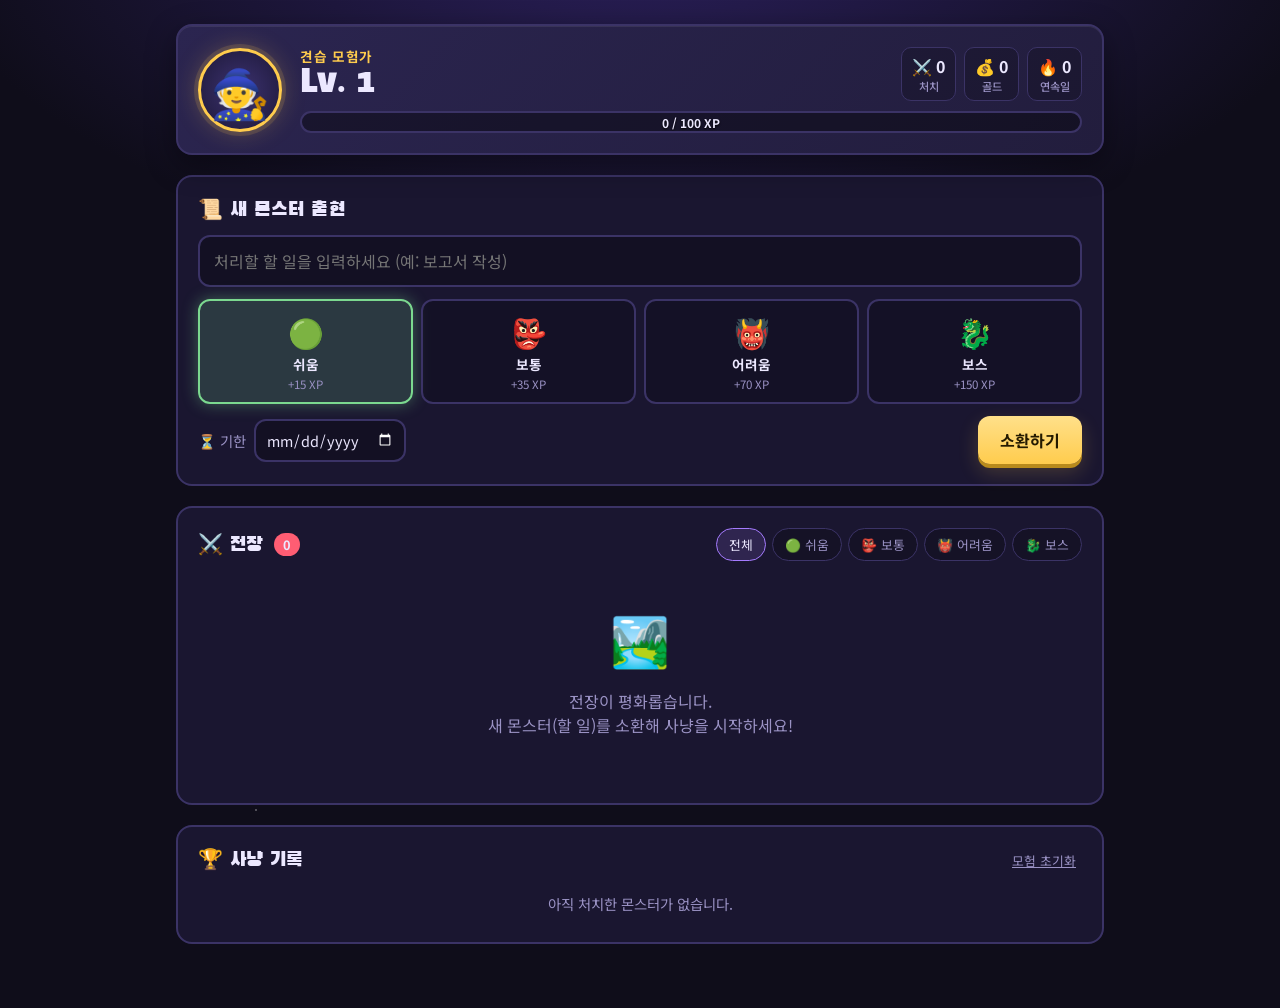
<file: todo.html>
<!DOCTYPE html>
<html lang="ko">
<head>
  <meta charset="UTF-8" />
  <meta name="viewport" content="width=device-width, initial-scale=1.0" />
  <title>퀘스트 보드 — 할 일 사냥</title>
  <link rel="preconnect" href="https://fonts.googleapis.com" />
  <link rel="preconnect" href="https://fonts.gstatic.com" crossorigin />
  <link href="https://fonts.googleapis.com/css2?family=Black+Han+Sans&family=Noto+Sans+KR:wght@400;500;700&display=swap" rel="stylesheet" />
  <link rel="stylesheet" href="style.css" />
</head>
<body>
  <div class="bg-stars" aria-hidden="true"></div>

  <main class="app">
    <!-- 영웅 상태창 -->
    <section class="hero-panel" id="heroPanel">
      <div class="hero-avatar" id="heroAvatar">🧙</div>
      <div class="hero-info">
        <div class="hero-top">
          <div>
            <p class="hero-title" id="heroTitle">견습 모험가</p>
            <h1 class="hero-name">Lv. <span id="heroLevel">1</span></h1>
          </div>
          <div class="hero-stats">
            <div class="stat"><span class="stat-icon">⚔️</span><span id="statKills">0</span><small>처치</small></div>
            <div class="stat"><span class="stat-icon">💰</span><span id="statGold">0</span><small>골드</small></div>
            <div class="stat"><span class="stat-icon">🔥</span><span id="statStreak">0</span><small>연속일</small></div>
          </div>
        </div>
        <div class="xp-bar" role="progressbar" aria-label="경험치" id="xpBar">
          <div class="xp-fill" id="xpFill"></div>
          <span class="xp-text" id="xpText">0 / 100 XP</span>
        </div>
      </div>
    </section>

    <!-- 몬스터 소환 폼 -->
    <section class="summon">
      <h2 class="section-title">📜 새 몬스터 출현</h2>
      <form id="summonForm" class="summon-form" autocomplete="off">
        <input id="taskInput" type="text" maxlength="60" placeholder="처리할 할 일을 입력하세요 (예: 보고서 작성)" required />
        <div class="tier-picker" id="tierPicker" role="radiogroup" aria-label="난이도"></div>
        <div class="summon-row">
          <label class="due-label">
            ⏳ 기한
            <input id="dueInput" type="date" />
          </label>
          <button type="submit" class="btn btn-summon">소환하기</button>
        </div>
      </form>
    </section>

    <!-- 전장 -->
    <section class="battlefield">
      <div class="battle-head">
        <h2 class="section-title">⚔️ 전장 <span class="count" id="monsterCount">0</span></h2>
        <div class="filters" id="filters">
          <button class="chip active" data-filter="all">전체</button>
        </div>
      </div>
      <div class="monster-grid" id="monsterGrid"></div>
      <div class="empty" id="emptyState" hidden>
        <div class="empty-icon">🏞️</div>
        <p>전장이 평화롭습니다.<br />새 몬스터(할 일)를 소환해 사냥을 시작하세요!</p>
      </div>
    </section>

    <!-- 처치 기록 -->
    <section class="log">
      <div class="battle-head">
        <h2 class="section-title">🏆 사냥 기록</h2>
        <button class="btn-link" id="resetBtn">모험 초기화</button>
      </div>
      <ul class="log-list" id="logList"></ul>
    </section>
  </main>

  <!-- 레벨업 연출 -->
  <div class="levelup" id="levelUp" hidden>
    <div class="levelup-card">
      <div class="levelup-burst"></div>
      <p class="levelup-label">LEVEL UP!</p>
      <p class="levelup-level">Lv. <span id="luLevel">2</span></p>
      <p class="levelup-title" id="luTitle"></p>
      <button class="btn btn-summon" id="luClose">계속 사냥하기</button>
    </div>
  </div>

  <div class="toast-wrap" id="toastWrap"></div>

  <script src="script.js"></script>
</body>
</html>
</file>
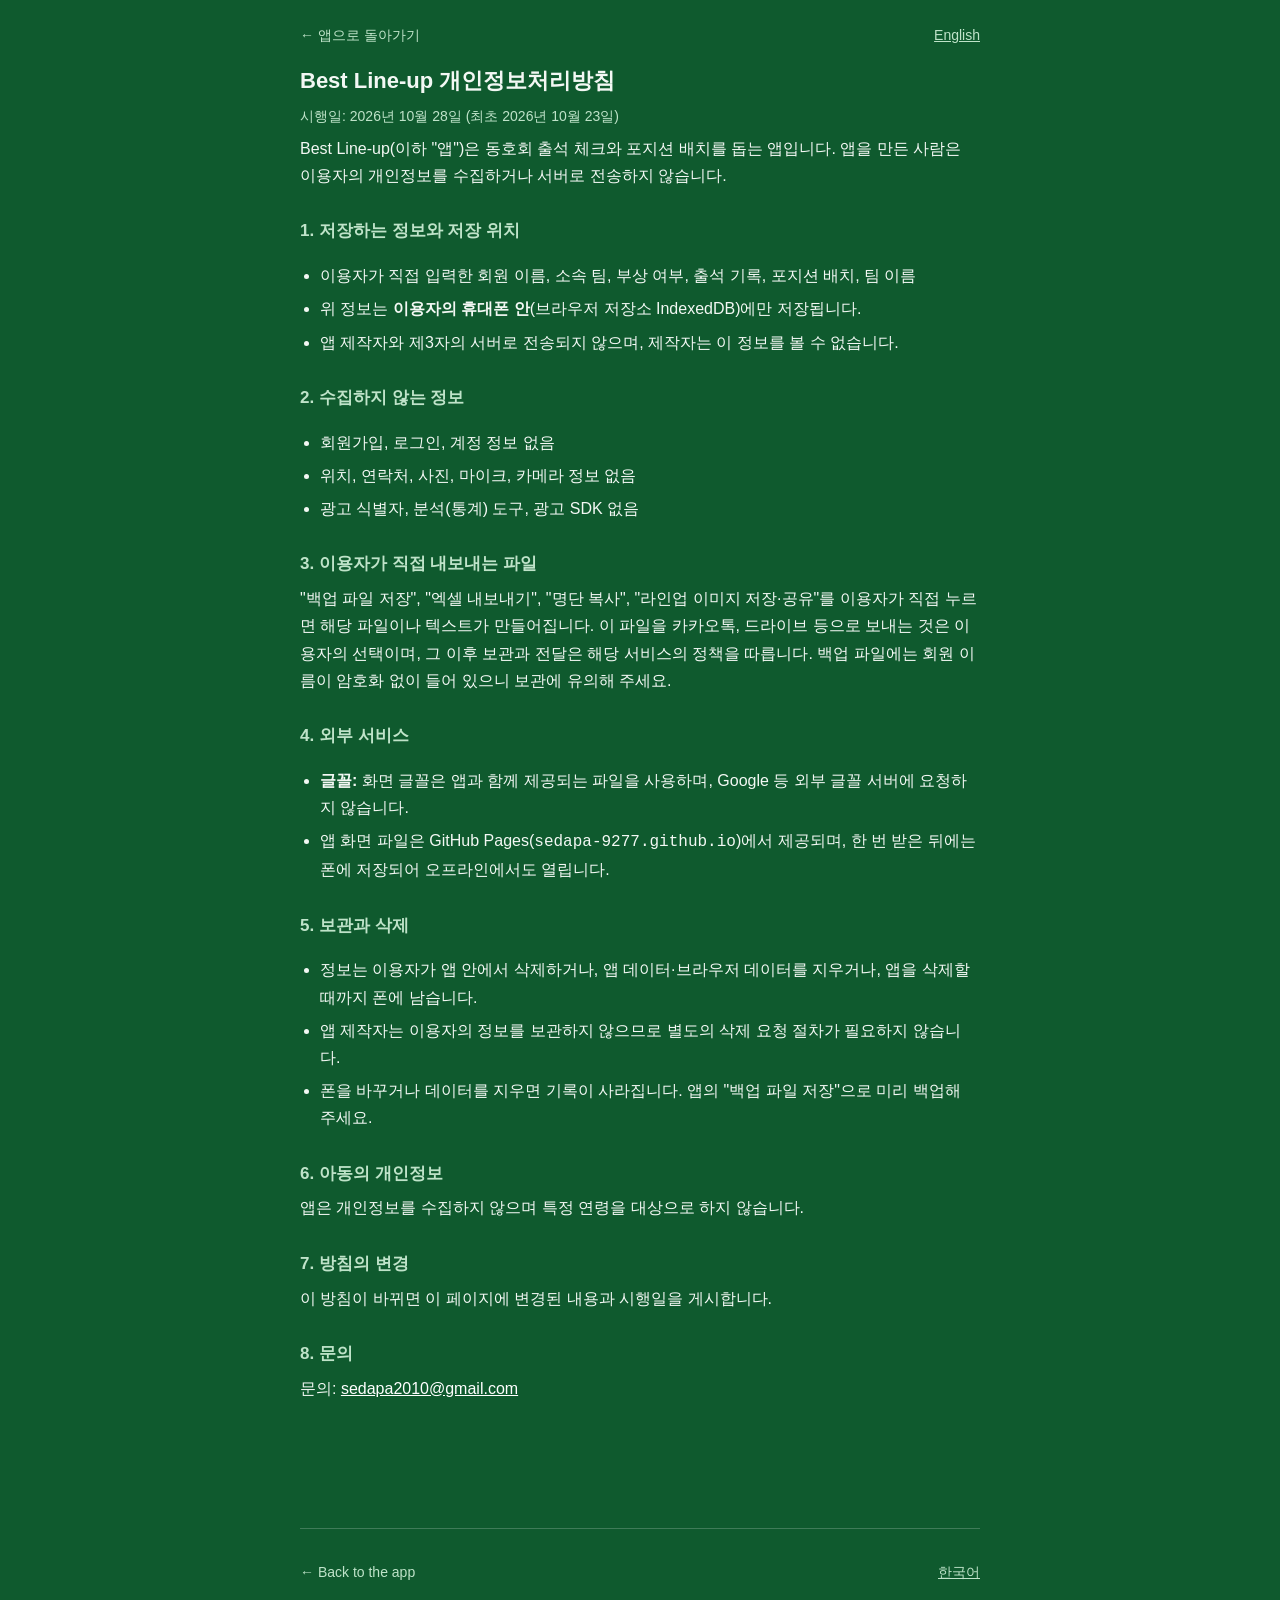
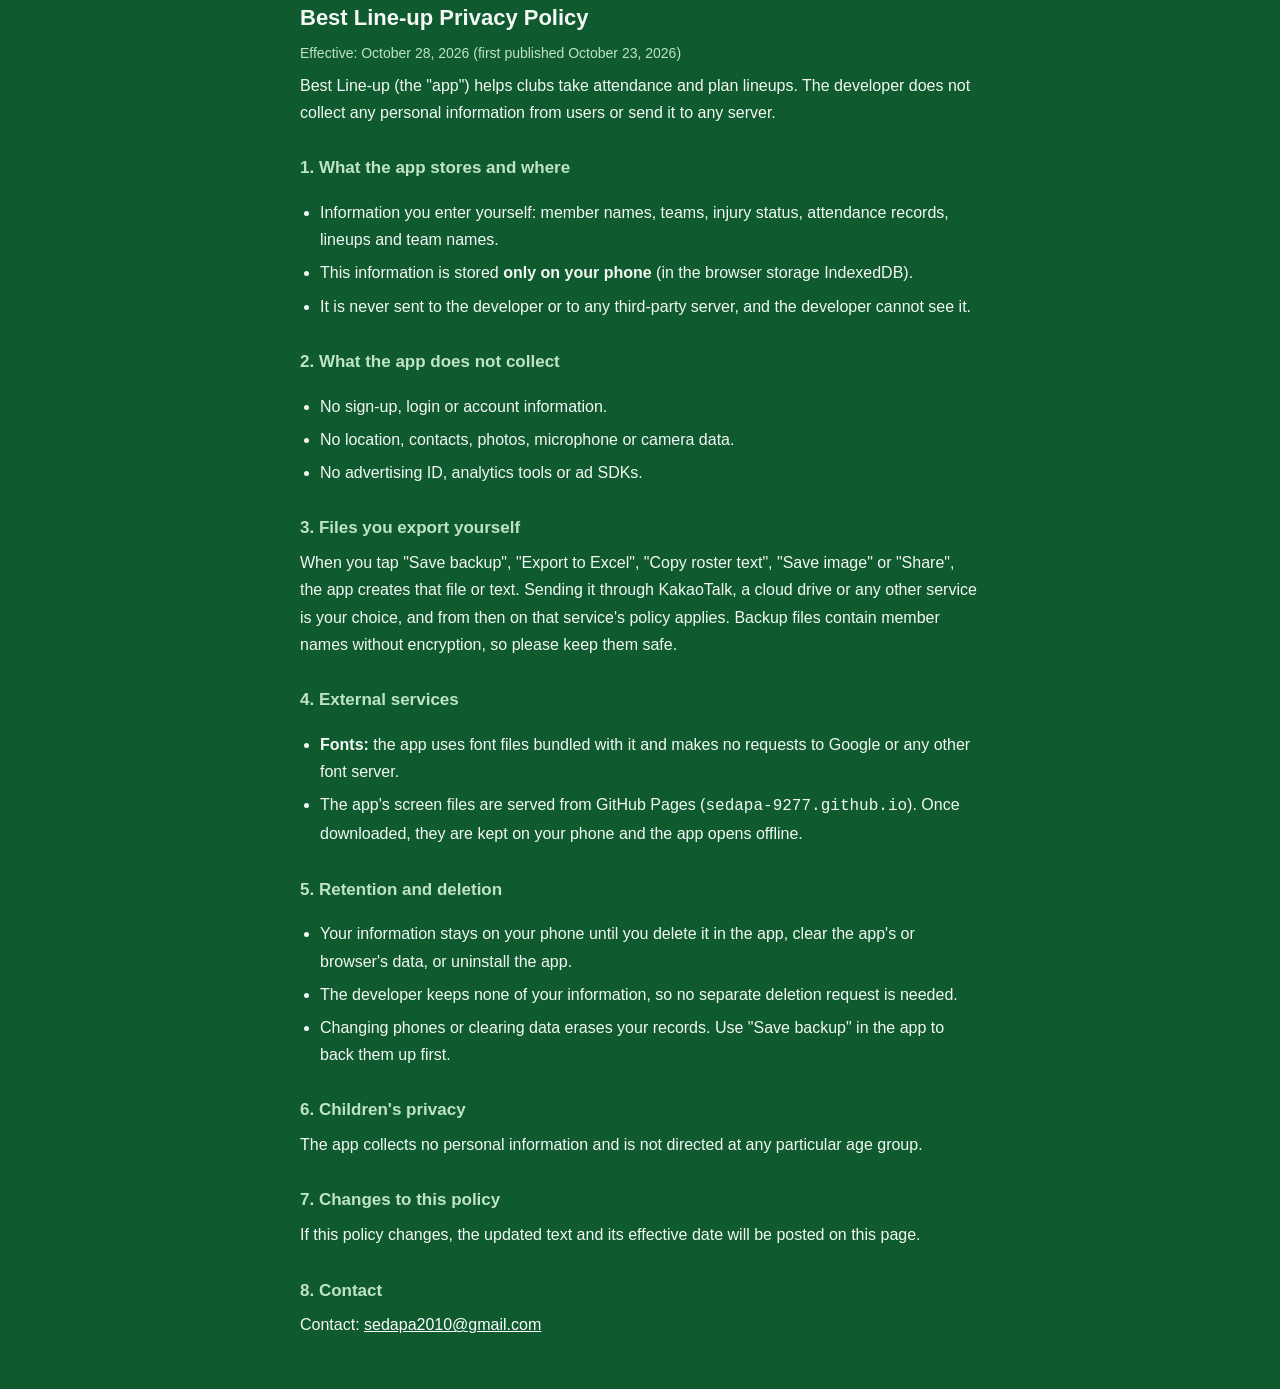
<file: local/privacy.html>
<!doctype html>
<html lang="ko">
<head>
  <meta charset="utf-8">
  <meta name="viewport" content="width=device-width, initial-scale=1">
  <title>개인정보처리방침 · Privacy Policy · Best Line-up</title>
  <style>
    body { margin: 0; background: #0f5a2e; color: #f3f8f4; font: 16px/1.7 -apple-system, "Segoe UI", "Malgun Gothic", sans-serif; }
    main { max-width: 680px; margin: 0 auto; padding: 24px 16px 48px; }
    h1 { font-size: 22px; margin: 0 0 4px; }
    h2 { font-size: 17px; margin: 28px 0 6px; color: #bfe3c9; }
    p, li { margin: 6px 0; }
    ul { padding-left: 20px; }
    .date { color: #bfe3c9; font-size: 14px; }
    a { color: #fff; }
    .back { margin: 0 0 14px; font-size: 14px; }
    .back a { text-decoration: none; color: #bfe3c9; }
    .langs { float: right; margin: 0; font-size: 14px; }
    .langs a { color: #bfe3c9; }
    hr { border: 0; border-top: 1px solid #ffffff33; margin: 48px 0 32px; }
  </style>
</head>
<body>
<!-- 한국어 본문 아래에 영어 본문(#en)이 있다. 앱을 영어로 쓰면 설정 창 링크가 #en으로 연다 -->
<main id="ko">
  <p class="langs"><a href="#en" lang="en">English</a></p>
  <p class="back"><a href="./">← 앱으로 돌아가기</a></p>
  <h1>Best Line-up 개인정보처리방침</h1>
  <p class="date">시행일: 2026년 10월 28일 (최초 2026년 10월 23일)</p>

  <p>Best Line-up(이하 "앱")은 동호회 출석 체크와 포지션 배치를 돕는 앱입니다. 앱을 만든 사람은 이용자의 개인정보를 수집하거나 서버로 전송하지 않습니다.</p>

  <h2>1. 저장하는 정보와 저장 위치</h2>
  <ul>
    <li>이용자가 직접 입력한 회원 이름, 소속 팀, 부상 여부, 출석 기록, 포지션 배치, 팀 이름</li>
    <li>위 정보는 <b>이용자의 휴대폰 안</b>(브라우저 저장소 IndexedDB)에만 저장됩니다.</li>
    <li>앱 제작자와 제3자의 서버로 전송되지 않으며, 제작자는 이 정보를 볼 수 없습니다.</li>
  </ul>

  <h2>2. 수집하지 않는 정보</h2>
  <ul>
    <li>회원가입, 로그인, 계정 정보 없음</li>
    <li>위치, 연락처, 사진, 마이크, 카메라 정보 없음</li>
    <li>광고 식별자, 분석(통계) 도구, 광고 SDK 없음</li>
  </ul>

  <h2>3. 이용자가 직접 내보내는 파일</h2>
  <p>"백업 파일 저장", "엑셀 내보내기", "명단 복사", "라인업 이미지 저장·공유"를 이용자가 직접 누르면 해당 파일이나 텍스트가 만들어집니다. 이 파일을 카카오톡, 드라이브 등으로 보내는 것은 이용자의 선택이며, 그 이후 보관과 전달은 해당 서비스의 정책을 따릅니다. 백업 파일에는 회원 이름이 암호화 없이 들어 있으니 보관에 유의해 주세요.</p>

  <h2>4. 외부 서비스</h2>
  <ul>
    <li><b>글꼴:</b> 화면 글꼴은 앱과 함께 제공되는 파일을 사용하며, Google 등 외부 글꼴 서버에 요청하지 않습니다.</li>
    <li>앱 화면 파일은 GitHub Pages(<code>sedapa-9277.github.io</code>)에서 제공되며, 한 번 받은 뒤에는 폰에 저장되어 오프라인에서도 열립니다.</li>
  </ul>

  <h2>5. 보관과 삭제</h2>
  <ul>
    <li>정보는 이용자가 앱 안에서 삭제하거나, 앱 데이터·브라우저 데이터를 지우거나, 앱을 삭제할 때까지 폰에 남습니다.</li>
    <li>앱 제작자는 이용자의 정보를 보관하지 않으므로 별도의 삭제 요청 절차가 필요하지 않습니다.</li>
    <li>폰을 바꾸거나 데이터를 지우면 기록이 사라집니다. 앱의 "백업 파일 저장"으로 미리 백업해 주세요.</li>
  </ul>

  <h2>6. 아동의 개인정보</h2>
  <p>앱은 개인정보를 수집하지 않으며 특정 연령을 대상으로 하지 않습니다.</p>

  <h2>7. 방침의 변경</h2>
  <p>이 방침이 바뀌면 이 페이지에 변경된 내용과 시행일을 게시합니다.</p>

  <h2>8. 문의</h2>
  <p>문의: <a href="mailto:sedapa2010@gmail.com">sedapa2010@gmail.com</a></p>
</main>

<main id="en" lang="en">
  <hr>
  <p class="langs"><a href="#ko" lang="ko">한국어</a></p>
  <p class="back"><a href="./">← Back to the app</a></p>
  <h1>Best Line-up Privacy Policy</h1>
  <p class="date">Effective: October 28, 2026 (first published October 23, 2026)</p>

  <p>Best Line-up (the "app") helps clubs take attendance and plan lineups. The developer does not collect any personal information from users or send it to any server.</p>

  <h2>1. What the app stores and where</h2>
  <ul>
    <li>Information you enter yourself: member names, teams, injury status, attendance records, lineups and team names.</li>
    <li>This information is stored <b>only on your phone</b> (in the browser storage IndexedDB).</li>
    <li>It is never sent to the developer or to any third-party server, and the developer cannot see it.</li>
  </ul>

  <h2>2. What the app does not collect</h2>
  <ul>
    <li>No sign-up, login or account information.</li>
    <li>No location, contacts, photos, microphone or camera data.</li>
    <li>No advertising ID, analytics tools or ad SDKs.</li>
  </ul>

  <h2>3. Files you export yourself</h2>
  <p>When you tap "Save backup", "Export to Excel", "Copy roster text", "Save image" or "Share", the app creates that file or text. Sending it through KakaoTalk, a cloud drive or any other service is your choice, and from then on that service's policy applies. Backup files contain member names without encryption, so please keep them safe.</p>

  <h2>4. External services</h2>
  <ul>
    <li><b>Fonts:</b> the app uses font files bundled with it and makes no requests to Google or any other font server.</li>
    <li>The app's screen files are served from GitHub Pages (<code>sedapa-9277.github.io</code>). Once downloaded, they are kept on your phone and the app opens offline.</li>
  </ul>

  <h2>5. Retention and deletion</h2>
  <ul>
    <li>Your information stays on your phone until you delete it in the app, clear the app's or browser's data, or uninstall the app.</li>
    <li>The developer keeps none of your information, so no separate deletion request is needed.</li>
    <li>Changing phones or clearing data erases your records. Use "Save backup" in the app to back them up first.</li>
  </ul>

  <h2>6. Children's privacy</h2>
  <p>The app collects no personal information and is not directed at any particular age group.</p>

  <h2>7. Changes to this policy</h2>
  <p>If this policy changes, the updated text and its effective date will be posted on this page.</p>

  <h2>8. Contact</h2>
  <p>Contact: <a href="mailto:sedapa2010@gmail.com">sedapa2010@gmail.com</a></p>
</main>
</body>
</html>
</file>
<file: local/fonts/fonts.css>
/* 앱 폴더에 넣은 글꼴 (Google Fonts에서 받은 그대로, SIL Open Font License 1.1 — 같은 폴더의 OFL-*.txt).
   외부(Google) 요청 없이 쓰려고 넣었다. 한글은 글자 범위별로 나뉜 파일이라 화면에 나온 글자의 파일만 받는다. */
@font-face {
  font-family: 'Black Han Sans';
  font-style: normal;
  font-weight: 400;
  font-display: swap;
  src: url(ea8Aad44WunzF9a-dL6toA8r8nqQSWKmEJKy1nK6J8sYUGdTBHS2osQ.2.woff2) format('woff2');
  unicode-range: U+d723-d728, U+d72a-d733, U+d735-d748, U+d74a-d74f, U+d752-d753, U+d755-d757, U+d75a-d75f, U+d762-d764, U+d766-d768, U+d76a-d76b, U+d76d-d76f, U+d771-d787, U+d789-d78b, U+d78d-d78f, U+d791-d797, U+d79a, U+d79c, U+d79e-d7a3, U+f900-f909, U+f90b-f92e;
}
@font-face {
  font-family: 'Black Han Sans';
  font-style: normal;
  font-weight: 400;
  font-display: swap;
  src: url(ea8Aad44WunzF9a-dL6toA8r8nqQSWKmEJKy1nK6J8sYUGdTBHS2osQ.3.woff2) format('woff2');
  unicode-range: U+d679-d68b, U+d68e-d69e, U+d6a0, U+d6a2-d6a7, U+d6a9-d6c3, U+d6c6-d6c7, U+d6c9-d6cb, U+d6cd-d6d3, U+d6d5-d6d6, U+d6d8-d6e3, U+d6e5-d6e7, U+d6e9-d6fb, U+d6fd-d717, U+d719-d71f, U+d721-d722;
}
@font-face {
  font-family: 'Black Han Sans';
  font-style: normal;
  font-weight: 400;
  font-display: swap;
  src: url(ea8Aad44WunzF9a-dL6toA8r8nqQSWKmEJKy1nK6J8sYUGdTBHS2osQ.4.woff2) format('woff2');
  unicode-range: U+d5bc-d5c7, U+d5ca-d5cb, U+d5cd-d5cf, U+d5d1-d5d7, U+d5d9-d5da, U+d5dc, U+d5de-d5e3, U+d5e6-d5e7, U+d5e9-d5eb, U+d5ed-d5f6, U+d5f8, U+d5fa-d5ff, U+d602-d603, U+d605-d607, U+d609-d60f, U+d612-d613, U+d616-d61b, U+d61d-d637, U+d63a-d63b, U+d63d-d63f, U+d641-d647, U+d64a-d64c, U+d64e-d653, U+d656-d657, U+d659-d65b, U+d65d-d666, U+d668, U+d66a-d678;
}
@font-face {
  font-family: 'Black Han Sans';
  font-style: normal;
  font-weight: 400;
  font-display: swap;
  src: url(ea8Aad44WunzF9a-dL6toA8r8nqQSWKmEJKy1nK6J8sYUGdTBHS2osQ.5.woff2) format('woff2');
  unicode-range: U+d507, U+d509-d50b, U+d50d-d513, U+d515-d53b, U+d53e-d53f, U+d541-d543, U+d545-d54c, U+d54e, U+d550, U+d552-d557, U+d55a-d55b, U+d55d-d55f, U+d561-d564, U+d566-d567, U+d56a, U+d56c, U+d56e-d573, U+d576-d577, U+d579-d583, U+d585-d586, U+d58a-d5a4, U+d5a6-d5bb;
}
@font-face {
  font-family: 'Black Han Sans';
  font-style: normal;
  font-weight: 400;
  font-display: swap;
  src: url(ea8Aad44WunzF9a-dL6toA8r8nqQSWKmEJKy1nK6J8sYUGdTBHS2osQ.6.woff2) format('woff2');
  unicode-range: U+d464-d477, U+d47a-d47b, U+d47d-d47f, U+d481-d487, U+d489-d48a, U+d48c, U+d48e-d4e7, U+d4e9-d503, U+d505-d506;
}
@font-face {
  font-family: 'Black Han Sans';
  font-style: normal;
  font-weight: 400;
  font-display: swap;
  src: url(ea8Aad44WunzF9a-dL6toA8r8nqQSWKmEJKy1nK6J8sYUGdTBHS2osQ.7.woff2) format('woff2');
  unicode-range: U+d3bf-d3c7, U+d3ca-d3cf, U+d3d1-d3eb, U+d3ee-d3ef, U+d3f1-d3f3, U+d3f5-d3fb, U+d3fd-d400, U+d402-d45b, U+d45d-d463;
}
@font-face {
  font-family: 'Black Han Sans';
  font-style: normal;
  font-weight: 400;
  font-display: swap;
  src: url(ea8Aad44WunzF9a-dL6toA8r8nqQSWKmEJKy1nK6J8sYUGdTBHS2osQ.8.woff2) format('woff2');
  unicode-range: U+d2ff, U+d302-d304, U+d306-d30b, U+d30f, U+d311-d313, U+d315-d31b, U+d31e, U+d322-d324, U+d326-d327, U+d32a-d32b, U+d32d-d32f, U+d331-d337, U+d339-d33c, U+d33e-d37b, U+d37e-d37f, U+d381-d383, U+d385-d38b, U+d38e-d390, U+d392-d397, U+d39a-d39b, U+d39d-d39f, U+d3a1-d3a7, U+d3a9-d3aa, U+d3ac, U+d3ae-d3b3, U+d3b5-d3b7, U+d3b9-d3bb, U+d3bd-d3be;
}
@font-face {
  font-family: 'Black Han Sans';
  font-style: normal;
  font-weight: 400;
  font-display: swap;
  src: url(ea8Aad44WunzF9a-dL6toA8r8nqQSWKmEJKy1nK6J8sYUGdTBHS2osQ.9.woff2) format('woff2');
  unicode-range: U+d257-d27f, U+d281-d29b, U+d29d-d29f, U+d2a1-d2ab, U+d2ad-d2b7, U+d2ba-d2bb, U+d2bd-d2bf, U+d2c1-d2c7, U+d2c9-d2ef, U+d2f2-d2f3, U+d2f5-d2f7, U+d2f9-d2fe;
}
@font-face {
  font-family: 'Black Han Sans';
  font-style: normal;
  font-weight: 400;
  font-display: swap;
  src: url(ea8Aad44WunzF9a-dL6toA8r8nqQSWKmEJKy1nK6J8sYUGdTBHS2osQ.10.woff2) format('woff2');
  unicode-range: U+d1b4, U+d1b6-d1f3, U+d1f5-d22b, U+d22e-d22f, U+d231-d233, U+d235-d23b, U+d23d-d240, U+d242-d256;
}
@font-face {
  font-family: 'Black Han Sans';
  font-style: normal;
  font-weight: 400;
  font-display: swap;
  src: url(ea8Aad44WunzF9a-dL6toA8r8nqQSWKmEJKy1nK6J8sYUGdTBHS2osQ.11.woff2) format('woff2');
  unicode-range: U+d105-d12f, U+d132-d133, U+d135-d137, U+d139-d13f, U+d141-d142, U+d144, U+d146-d14b, U+d14e-d14f, U+d151-d153, U+d155-d15b, U+d15e-d187, U+d189-d19f, U+d1a2-d1a3, U+d1a5-d1a7, U+d1a9-d1af, U+d1b2-d1b3;
}
@font-face {
  font-family: 'Black Han Sans';
  font-style: normal;
  font-weight: 400;
  font-display: swap;
  src: url(ea8Aad44WunzF9a-dL6toA8r8nqQSWKmEJKy1nK6J8sYUGdTBHS2osQ.12.woff2) format('woff2');
  unicode-range: U+d04b-d04f, U+d051-d057, U+d059-d06b, U+d06d-d06f, U+d071-d073, U+d075-d07b, U+d07e-d0a3, U+d0a6-d0a7, U+d0a9-d0ab, U+d0ad-d0b3, U+d0b6, U+d0b8, U+d0ba-d0bf, U+d0c2-d0c3, U+d0c5-d0c7, U+d0c9-d0cf, U+d0d2, U+d0d6-d0db, U+d0de-d0df, U+d0e1-d0e3, U+d0e5-d0eb, U+d0ee-d0f0, U+d0f2-d104;
}
@font-face {
  font-family: 'Black Han Sans';
  font-style: normal;
  font-weight: 400;
  font-display: swap;
  src: url(ea8Aad44WunzF9a-dL6toA8r8nqQSWKmEJKy1nK6J8sYUGdTBHS2osQ.13.woff2) format('woff2');
  unicode-range: U+cfa2-cfc3, U+cfc5-cfdf, U+cfe2-cfe3, U+cfe5-cfe7, U+cfe9-cff4, U+cff6-cffb, U+cffd-cfff, U+d001-d003, U+d005-d017, U+d019-d033, U+d036-d037, U+d039-d03b, U+d03d-d04a;
}
@font-face {
  font-family: 'Black Han Sans';
  font-style: normal;
  font-weight: 400;
  font-display: swap;
  src: url(ea8Aad44WunzF9a-dL6toA8r8nqQSWKmEJKy1nK6J8sYUGdTBHS2osQ.14.woff2) format('woff2');
  unicode-range: U+cef0-cef3, U+cef6, U+cef9-ceff, U+cf01-cf03, U+cf05-cf07, U+cf09-cf0f, U+cf11-cf12, U+cf14-cf1b, U+cf1d-cf1f, U+cf21-cf2f, U+cf31-cf53, U+cf56-cf57, U+cf59-cf5b, U+cf5d-cf63, U+cf66, U+cf68, U+cf6a-cf6f, U+cf71-cf84, U+cf86-cf8b, U+cf8d-cfa1;
}
@font-face {
  font-family: 'Black Han Sans';
  font-style: normal;
  font-weight: 400;
  font-display: swap;
  src: url(ea8Aad44WunzF9a-dL6toA8r8nqQSWKmEJKy1nK6J8sYUGdTBHS2osQ.15.woff2) format('woff2');
  unicode-range: U+ce3c-ce57, U+ce5a-ce5b, U+ce5d-ce5f, U+ce61-ce67, U+ce6a, U+ce6c, U+ce6e-ce73, U+ce76-ce77, U+ce79-ce7b, U+ce7d-ce83, U+ce85-ce88, U+ce8a-ce8f, U+ce91-ce93, U+ce95-ce97, U+ce99-ce9f, U+cea2, U+cea4-ceab, U+cead-cee3, U+cee6-cee7, U+cee9-ceeb, U+ceed-ceef;
}
@font-face {
  font-family: 'Black Han Sans';
  font-style: normal;
  font-weight: 400;
  font-display: swap;
  src: url(ea8Aad44WunzF9a-dL6toA8r8nqQSWKmEJKy1nK6J8sYUGdTBHS2osQ.16.woff2) format('woff2');
  unicode-range: U+cd92-cd93, U+cd96-cd97, U+cd99-cd9b, U+cd9d-cda3, U+cda6-cda8, U+cdaa-cdaf, U+cdb1-cdc3, U+cdc5-cdcb, U+cdcd-cde7, U+cde9-ce03, U+ce05-ce1f, U+ce22-ce34, U+ce36-ce3b;
}
@font-face {
  font-family: 'Black Han Sans';
  font-style: normal;
  font-weight: 400;
  font-display: swap;
  src: url(ea8Aad44WunzF9a-dL6toA8r8nqQSWKmEJKy1nK6J8sYUGdTBHS2osQ.17.woff2) format('woff2');
  unicode-range: U+ccef-cd07, U+cd0a-cd0b, U+cd0d-cd1a, U+cd1c, U+cd1e-cd2b, U+cd2d-cd5b, U+cd5d-cd77, U+cd79-cd91;
}
@font-face {
  font-family: 'Black Han Sans';
  font-style: normal;
  font-weight: 400;
  font-display: swap;
  src: url(ea8Aad44WunzF9a-dL6toA8r8nqQSWKmEJKy1nK6J8sYUGdTBHS2osQ.18.woff2) format('woff2');
  unicode-range: U+cc3f-cc43, U+cc46-cc47, U+cc49-cc4b, U+cc4d-cc53, U+cc55-cc58, U+cc5a-cc5f, U+cc61-cc97, U+cc9a-cc9b, U+cc9d-cc9f, U+cca1-cca7, U+ccaa, U+ccac, U+ccae-ccb3, U+ccb6-ccb7, U+ccb9-ccbb, U+ccbd-cccf, U+ccd1-cce3, U+cce5-ccee;
}
@font-face {
  font-family: 'Black Han Sans';
  font-style: normal;
  font-weight: 400;
  font-display: swap;
  src: url(ea8Aad44WunzF9a-dL6toA8r8nqQSWKmEJKy1nK6J8sYUGdTBHS2osQ.19.woff2) format('woff2');
  unicode-range: U+cb91-cbd3, U+cbd5-cbe3, U+cbe5-cc0b, U+cc0e-cc0f, U+cc11-cc13, U+cc15-cc1b, U+cc1d-cc20, U+cc23-cc27, U+cc2a-cc2b, U+cc2d, U+cc2f, U+cc31-cc37, U+cc3a, U+cc3c;
}
@font-face {
  font-family: 'Black Han Sans';
  font-style: normal;
  font-weight: 400;
  font-display: swap;
  src: url(ea8Aad44WunzF9a-dL6toA8r8nqQSWKmEJKy1nK6J8sYUGdTBHS2osQ.20.woff2) format('woff2');
  unicode-range: U+caf4-cb47, U+cb4a-cb90;
}
@font-face {
  font-family: 'Black Han Sans';
  font-style: normal;
  font-weight: 400;
  font-display: swap;
  src: url(ea8Aad44WunzF9a-dL6toA8r8nqQSWKmEJKy1nK6J8sYUGdTBHS2osQ.21.woff2) format('woff2');
  unicode-range: U+ca4a-ca4b, U+ca4e-ca4f, U+ca51-ca53, U+ca55-ca5b, U+ca5d-ca60, U+ca62-ca83, U+ca85-cabb, U+cabe-cabf, U+cac1-cac3, U+cac5-cacb, U+cacd-cad0, U+cad2, U+cad4-cad8, U+cada-caf3;
}
@font-face {
  font-family: 'Black Han Sans';
  font-style: normal;
  font-weight: 400;
  font-display: swap;
  src: url(ea8Aad44WunzF9a-dL6toA8r8nqQSWKmEJKy1nK6J8sYUGdTBHS2osQ.22.woff2) format('woff2');
  unicode-range: U+c996-c997, U+c99a-c99c, U+c99e-c9bf, U+c9c2-c9c3, U+c9c5-c9c7, U+c9c9-c9cf, U+c9d2, U+c9d4, U+c9d7-c9d8, U+c9db, U+c9de-c9df, U+c9e1-c9e3, U+c9e5-c9e6, U+c9e8-c9eb, U+c9ee-c9f0, U+c9f2-c9f7, U+c9f9-ca0b, U+ca0d-ca28, U+ca2a-ca49;
}
@font-face {
  font-family: 'Black Han Sans';
  font-style: normal;
  font-weight: 400;
  font-display: swap;
  src: url(ea8Aad44WunzF9a-dL6toA8r8nqQSWKmEJKy1nK6J8sYUGdTBHS2osQ.23.woff2) format('woff2');
  unicode-range: U+c8e9-c8f4, U+c8f6-c8fb, U+c8fe-c8ff, U+c901-c903, U+c905-c90b, U+c90e-c910, U+c912-c917, U+c919-c92b, U+c92d-c94f, U+c951-c953, U+c955-c96b, U+c96d-c973, U+c975-c987, U+c98a-c98b, U+c98d-c98f, U+c991-c995;
}
@font-face {
  font-family: 'Black Han Sans';
  font-style: normal;
  font-weight: 400;
  font-display: swap;
  src: url(ea8Aad44WunzF9a-dL6toA8r8nqQSWKmEJKy1nK6J8sYUGdTBHS2osQ.24.woff2) format('woff2');
  unicode-range: U+c841-c84b, U+c84d-c86f, U+c872-c873, U+c875-c877, U+c879-c87f, U+c882-c884, U+c887-c88a, U+c88d-c8c3, U+c8c5-c8df, U+c8e1-c8e8;
}
@font-face {
  font-family: 'Black Han Sans';
  font-style: normal;
  font-weight: 400;
  font-display: swap;
  src: url(ea8Aad44WunzF9a-dL6toA8r8nqQSWKmEJKy1nK6J8sYUGdTBHS2osQ.25.woff2) format('woff2');
  unicode-range: U+c779-c77b, U+c77e-c782, U+c786, U+c78b, U+c78d, U+c78f, U+c792-c793, U+c795, U+c797, U+c799-c79f, U+c7a2, U+c7a7-c7ab, U+c7ae-c7bb, U+c7bd-c7c0, U+c7c2-c7c7, U+c7c9-c7dc, U+c7de-c7ff, U+c802-c803, U+c805-c807, U+c809, U+c80b-c80f, U+c812, U+c814, U+c817-c81b, U+c81e-c81f, U+c821-c823, U+c825-c82e, U+c830-c837, U+c839-c83b, U+c83d-c840;
}
@font-face {
  font-family: 'Black Han Sans';
  font-style: normal;
  font-weight: 400;
  font-display: swap;
  src: url(ea8Aad44WunzF9a-dL6toA8r8nqQSWKmEJKy1nK6J8sYUGdTBHS2osQ.26.woff2) format('woff2');
  unicode-range: U+c6bb-c6bf, U+c6c2, U+c6c4, U+c6c6-c6cb, U+c6ce-c6cf, U+c6d1-c6d3, U+c6d5-c6db, U+c6dd-c6df, U+c6e1-c6e7, U+c6e9-c6eb, U+c6ed-c6ef, U+c6f1-c6f8, U+c6fa-c703, U+c705-c707, U+c709-c70b, U+c70d-c716, U+c718, U+c71a-c71f, U+c722-c723, U+c725-c727, U+c729-c734, U+c736-c73b, U+c73e-c73f, U+c741-c743, U+c745-c74b, U+c74e-c750, U+c752-c757, U+c759-c773, U+c776-c777;
}
@font-face {
  font-family: 'Black Han Sans';
  font-style: normal;
  font-weight: 400;
  font-display: swap;
  src: url(ea8Aad44WunzF9a-dL6toA8r8nqQSWKmEJKy1nK6J8sYUGdTBHS2osQ.27.woff2) format('woff2');
  unicode-range: U+c5f5-c5fb, U+c5fe, U+c602-c605, U+c607, U+c609-c60f, U+c611-c61a, U+c61c-c623, U+c626-c627, U+c629-c62b, U+c62d, U+c62f-c632, U+c636, U+c638, U+c63a-c63f, U+c642-c643, U+c645-c647, U+c649-c652, U+c656-c65b, U+c65d-c65f, U+c661-c663, U+c665-c677, U+c679-c67b, U+c67d-c693, U+c696-c697, U+c699-c69b, U+c69d-c6a3, U+c6a6, U+c6a8, U+c6aa-c6af, U+c6b2-c6b3, U+c6b5-c6b7, U+c6b9-c6ba;
}
@font-face {
  font-family: 'Black Han Sans';
  font-style: normal;
  font-weight: 400;
  font-display: swap;
  src: url(ea8Aad44WunzF9a-dL6toA8r8nqQSWKmEJKy1nK6J8sYUGdTBHS2osQ.28.woff2) format('woff2');
  unicode-range: U+c517-c527, U+c52a-c52b, U+c52d-c52f, U+c531-c538, U+c53a, U+c53c, U+c53e-c543, U+c546-c547, U+c54b, U+c54d-c552, U+c556, U+c55a-c55b, U+c55d, U+c55f, U+c562-c563, U+c565-c567, U+c569-c56f, U+c572, U+c574, U+c576-c57b, U+c57e-c57f, U+c581-c583, U+c585-c586, U+c588-c58b, U+c58e, U+c590, U+c592-c596, U+c599-c5b3, U+c5b6-c5b7, U+c5ba, U+c5be-c5c3, U+c5ca-c5cb, U+c5cd, U+c5cf, U+c5d2-c5d3, U+c5d5-c5d7, U+c5d9-c5df, U+c5e1-c5e2, U+c5e4, U+c5e6-c5eb, U+c5ef, U+c5f1-c5f3;
}
@font-face {
  font-family: 'Black Han Sans';
  font-style: normal;
  font-weight: 400;
  font-display: swap;
  src: url(ea8Aad44WunzF9a-dL6toA8r8nqQSWKmEJKy1nK6J8sYUGdTBHS2osQ.29.woff2) format('woff2');
  unicode-range: U+c475-c4ef, U+c4f2-c4f3, U+c4f5-c4f7, U+c4f9-c4ff, U+c502-c50b, U+c50d-c516;
}
@font-face {
  font-family: 'Black Han Sans';
  font-style: normal;
  font-weight: 400;
  font-display: swap;
  src: url(ea8Aad44WunzF9a-dL6toA8r8nqQSWKmEJKy1nK6J8sYUGdTBHS2osQ.30.woff2) format('woff2');
  unicode-range: U+c3d0-c3d7, U+c3da-c3db, U+c3dd-c3de, U+c3e1-c3ec, U+c3ee-c3f3, U+c3f5-c42b, U+c42d-c463, U+c466-c474;
}
@font-face {
  font-family: 'Black Han Sans';
  font-style: normal;
  font-weight: 400;
  font-display: swap;
  src: url(ea8Aad44WunzF9a-dL6toA8r8nqQSWKmEJKy1nK6J8sYUGdTBHS2osQ.31.woff2) format('woff2');
  unicode-range: U+c32b-c367, U+c36a-c36b, U+c36d-c36f, U+c371-c377, U+c37a-c37b, U+c37e-c383, U+c385-c387, U+c389-c3cf;
}
@font-face {
  font-family: 'Black Han Sans';
  font-style: normal;
  font-weight: 400;
  font-display: swap;
  src: url(ea8Aad44WunzF9a-dL6toA8r8nqQSWKmEJKy1nK6J8sYUGdTBHS2osQ.32.woff2) format('woff2');
  unicode-range: U+c26a-c26b, U+c26d-c26f, U+c271-c273, U+c275-c27b, U+c27e-c287, U+c289-c28f, U+c291-c297, U+c299-c29a, U+c29c-c2a3, U+c2a5-c2a7, U+c2a9-c2ab, U+c2ad-c2b3, U+c2b6, U+c2b8, U+c2ba-c2bb, U+c2bd-c2db, U+c2de-c2df, U+c2e1-c2e2, U+c2e5-c2ea, U+c2ee, U+c2f0, U+c2f2-c2f5, U+c2f7, U+c2fa-c2fb, U+c2fd-c2ff, U+c301-c307, U+c309-c30c, U+c30e-c312, U+c315-c323, U+c325-c328, U+c32a;
}
@font-face {
  font-family: 'Black Han Sans';
  font-style: normal;
  font-weight: 400;
  font-display: swap;
  src: url(ea8Aad44WunzF9a-dL6toA8r8nqQSWKmEJKy1nK6J8sYUGdTBHS2osQ.33.woff2) format('woff2');
  unicode-range: U+c1bc-c1c3, U+c1c5-c1df, U+c1e1-c1fb, U+c1fd-c203, U+c205-c20c, U+c20e, U+c210-c217, U+c21a-c21b, U+c21d-c21e, U+c221-c227, U+c229-c22a, U+c22c, U+c22e, U+c230, U+c233-c24f, U+c251-c257, U+c259-c269;
}
@font-face {
  font-family: 'Black Han Sans';
  font-style: normal;
  font-weight: 400;
  font-display: swap;
  src: url(ea8Aad44WunzF9a-dL6toA8r8nqQSWKmEJKy1nK6J8sYUGdTBHS2osQ.34.woff2) format('woff2');
  unicode-range: U+c101-c11b, U+c11f, U+c121-c123, U+c125-c12b, U+c12e, U+c132-c137, U+c13a-c13b, U+c13d-c13f, U+c141-c147, U+c14a, U+c14c-c153, U+c155-c157, U+c159-c15b, U+c15d-c166, U+c169-c16f, U+c171-c177, U+c179-c18b, U+c18e-c18f, U+c191-c193, U+c195-c19b, U+c19d-c19e, U+c1a0, U+c1a2-c1a4, U+c1a6-c1bb;
}
@font-face {
  font-family: 'Black Han Sans';
  font-style: normal;
  font-weight: 400;
  font-display: swap;
  src: url(ea8Aad44WunzF9a-dL6toA8r8nqQSWKmEJKy1nK6J8sYUGdTBHS2osQ.35.woff2) format('woff2');
  unicode-range: U+c049-c057, U+c059-c05b, U+c05d-c05f, U+c061-c067, U+c069-c08f, U+c091-c0ab, U+c0ae-c0af, U+c0b1-c0b3, U+c0b5, U+c0b7-c0bb, U+c0be, U+c0c2-c0c7, U+c0ca-c0cb, U+c0cd-c0cf, U+c0d1-c0d7, U+c0d9-c0da, U+c0dc, U+c0de-c0e3, U+c0e5-c0eb, U+c0ed-c0f3, U+c0f6, U+c0f8, U+c0fa-c0ff;
}
@font-face {
  font-family: 'Black Han Sans';
  font-style: normal;
  font-weight: 400;
  font-display: swap;
  src: url(ea8Aad44WunzF9a-dL6toA8r8nqQSWKmEJKy1nK6J8sYUGdTBHS2osQ.36.woff2) format('woff2');
  unicode-range: U+bfa7-bfaf, U+bfb1-bfc4, U+bfc6-bfcb, U+bfce-bfcf, U+bfd1-bfd3, U+bfd5-bfdb, U+bfdd-c048;
}
@font-face {
  font-family: 'Black Han Sans';
  font-style: normal;
  font-weight: 400;
  font-display: swap;
  src: url(ea8Aad44WunzF9a-dL6toA8r8nqQSWKmEJKy1nK6J8sYUGdTBHS2osQ.37.woff2) format('woff2');
  unicode-range: U+bf07, U+bf09-bf3f, U+bf41-bf4f, U+bf52-bf54, U+bf56-bfa6;
}
@font-face {
  font-family: 'Black Han Sans';
  font-style: normal;
  font-weight: 400;
  font-display: swap;
  src: url(ea8Aad44WunzF9a-dL6toA8r8nqQSWKmEJKy1nK6J8sYUGdTBHS2osQ.38.woff2) format('woff2');
  unicode-range: U+be56, U+be58, U+be5c-be5f, U+be62-be63, U+be65-be67, U+be69-be74, U+be76-be7b, U+be7e-be7f, U+be81-be8e, U+be90, U+be92-bea7, U+bea9-becf, U+bed2-bed3, U+bed5-bed6, U+bed9-bee3, U+bee6-bf06;
}
@font-face {
  font-family: 'Black Han Sans';
  font-style: normal;
  font-weight: 400;
  font-display: swap;
  src: url(ea8Aad44WunzF9a-dL6toA8r8nqQSWKmEJKy1nK6J8sYUGdTBHS2osQ.39.woff2) format('woff2');
  unicode-range: U+bdb0-bdd3, U+bdd5-bdef, U+bdf1-be0b, U+be0d-be0f, U+be11-be13, U+be15-be43, U+be46-be47, U+be49-be4b, U+be4d-be53;
}
@font-face {
  font-family: 'Black Han Sans';
  font-style: normal;
  font-weight: 400;
  font-display: swap;
  src: url(ea8Aad44WunzF9a-dL6toA8r8nqQSWKmEJKy1nK6J8sYUGdTBHS2osQ.40.woff2) format('woff2');
  unicode-range: U+bd03, U+bd06, U+bd08, U+bd0a-bd0f, U+bd11-bd22, U+bd25-bd47, U+bd49-bd58, U+bd5a-bd7f, U+bd82-bd83, U+bd85-bd87, U+bd8a-bd8f, U+bd91-bd92, U+bd94, U+bd96-bd98, U+bd9a-bdaf;
}
@font-face {
  font-family: 'Black Han Sans';
  font-style: normal;
  font-weight: 400;
  font-display: swap;
  src: url(ea8Aad44WunzF9a-dL6toA8r8nqQSWKmEJKy1nK6J8sYUGdTBHS2osQ.41.woff2) format('woff2');
  unicode-range: U+bc4e-bc83, U+bc86-bc87, U+bc89-bc8b, U+bc8d-bc93, U+bc96, U+bc98, U+bc9b-bc9f, U+bca2-bca3, U+bca5-bca7, U+bca9-bcb2, U+bcb4-bcbb, U+bcbe-bcbf, U+bcc1-bcc3, U+bcc5-bccc, U+bcce-bcd0, U+bcd2-bcd4, U+bcd6-bcf3, U+bcf7, U+bcf9-bcfb, U+bcfd-bd02;
}
@font-face {
  font-family: 'Black Han Sans';
  font-style: normal;
  font-weight: 400;
  font-display: swap;
  src: url(ea8Aad44WunzF9a-dL6toA8r8nqQSWKmEJKy1nK6J8sYUGdTBHS2osQ.42.woff2) format('woff2');
  unicode-range: U+bb90-bba3, U+bba5-bbab, U+bbad-bbbf, U+bbc1-bbf7, U+bbfa-bbfb, U+bbfd-bbfe, U+bc01-bc07, U+bc09-bc0a, U+bc0e, U+bc10, U+bc12-bc13, U+bc17, U+bc19-bc1a, U+bc1e, U+bc20-bc23, U+bc26, U+bc28, U+bc2a-bc2c, U+bc2e-bc2f, U+bc32-bc33, U+bc35-bc37, U+bc39-bc3f, U+bc41-bc42, U+bc44, U+bc46-bc48, U+bc4a-bc4d;
}
@font-face {
  font-family: 'Black Han Sans';
  font-style: normal;
  font-weight: 400;
  font-display: swap;
  src: url(ea8Aad44WunzF9a-dL6toA8r8nqQSWKmEJKy1nK6J8sYUGdTBHS2osQ.43.woff2) format('woff2');
  unicode-range: U+bae6-bafb, U+bafd-bb17, U+bb19-bb33, U+bb37, U+bb39-bb3a, U+bb3d-bb43, U+bb45-bb46, U+bb48, U+bb4a-bb4f, U+bb51-bb53, U+bb55-bb57, U+bb59-bb62, U+bb64-bb8f;
}
@font-face {
  font-family: 'Black Han Sans';
  font-style: normal;
  font-weight: 400;
  font-display: swap;
  src: url(ea8Aad44WunzF9a-dL6toA8r8nqQSWKmEJKy1nK6J8sYUGdTBHS2osQ.44.woff2) format('woff2');
  unicode-range: U+ba30-ba37, U+ba3a-ba3b, U+ba3d-ba3f, U+ba41-ba47, U+ba49-ba4a, U+ba4c, U+ba4e-ba53, U+ba56-ba57, U+ba59-ba5b, U+ba5d-ba63, U+ba65-ba66, U+ba68-ba6f, U+ba71-ba73, U+ba75-ba77, U+ba79-ba84, U+ba86, U+ba88-baa7, U+baaa, U+baad-baaf, U+bab1-bab7, U+baba, U+babc, U+babe-bae5;
}
@font-face {
  font-family: 'Black Han Sans';
  font-style: normal;
  font-weight: 400;
  font-display: swap;
  src: url(ea8Aad44WunzF9a-dL6toA8r8nqQSWKmEJKy1nK6J8sYUGdTBHS2osQ.45.woff2) format('woff2');
  unicode-range: U+b96e-b973, U+b976-b977, U+b979-b97b, U+b97d-b983, U+b986, U+b988, U+b98a-b98d, U+b98f-b9ab, U+b9ae-b9af, U+b9b1-b9b3, U+b9b5-b9bb, U+b9be, U+b9c0, U+b9c2-b9c7, U+b9ca-b9cb, U+b9cd, U+b9d2-b9d7, U+b9da, U+b9dc, U+b9df-b9e0, U+b9e2, U+b9e6-b9e7, U+b9e9-b9f3, U+b9f6, U+b9f8, U+b9fb-ba2f;
}
@font-face {
  font-family: 'Black Han Sans';
  font-style: normal;
  font-weight: 400;
  font-display: swap;
  src: url(ea8Aad44WunzF9a-dL6toA8r8nqQSWKmEJKy1nK6J8sYUGdTBHS2osQ.46.woff2) format('woff2');
  unicode-range: U+b8bf-b8cb, U+b8cd-b8e0, U+b8e2-b8e7, U+b8ea-b8eb, U+b8ed-b8ef, U+b8f1-b8f7, U+b8fa, U+b8fc, U+b8fe-b903, U+b905-b917, U+b919-b91f, U+b921-b93b, U+b93d-b957, U+b95a-b95b, U+b95d-b95f, U+b961-b967, U+b969-b96c;
}
@font-face {
  font-family: 'Black Han Sans';
  font-style: normal;
  font-weight: 400;
  font-display: swap;
  src: url(ea8Aad44WunzF9a-dL6toA8r8nqQSWKmEJKy1nK6J8sYUGdTBHS2osQ.47.woff2) format('woff2');
  unicode-range: U+b80d-b80f, U+b811-b817, U+b81a, U+b81c-b823, U+b826-b827, U+b829-b82b, U+b82d-b833, U+b836, U+b83a-b83f, U+b841-b85b, U+b85e-b85f, U+b861-b863, U+b865-b86b, U+b86e, U+b870, U+b872-b8af, U+b8b1-b8be;
}
@font-face {
  font-family: 'Black Han Sans';
  font-style: normal;
  font-weight: 400;
  font-display: swap;
  src: url(ea8Aad44WunzF9a-dL6toA8r8nqQSWKmEJKy1nK6J8sYUGdTBHS2osQ.48.woff2) format('woff2');
  unicode-range: U+b74d-b75f, U+b761-b763, U+b765-b774, U+b776-b77b, U+b77e-b77f, U+b781-b783, U+b785-b78b, U+b78e, U+b792-b796, U+b79a-b79b, U+b79d-b7a7, U+b7aa, U+b7ae-b7b3, U+b7b6-b7c8, U+b7ca-b7eb, U+b7ee-b7ef, U+b7f1-b7f3, U+b7f5-b7fb, U+b7fe, U+b802-b806, U+b80a-b80b;
}
@font-face {
  font-family: 'Black Han Sans';
  font-style: normal;
  font-weight: 400;
  font-display: swap;
  src: url(ea8Aad44WunzF9a-dL6toA8r8nqQSWKmEJKy1nK6J8sYUGdTBHS2osQ.49.woff2) format('woff2');
  unicode-range: U+b6a7-b6aa, U+b6ac-b6b0, U+b6b2-b6ef, U+b6f1-b727, U+b72a-b72b, U+b72d-b72e, U+b731-b737, U+b739-b73a, U+b73c-b743, U+b745-b74c;
}
@font-face {
  font-family: 'Black Han Sans';
  font-style: normal;
  font-weight: 400;
  font-display: swap;
  src: url(ea8Aad44WunzF9a-dL6toA8r8nqQSWKmEJKy1nK6J8sYUGdTBHS2osQ.50.woff2) format('woff2');
  unicode-range: U+b605-b60f, U+b612-b617, U+b619-b624, U+b626-b69b, U+b69e-b6a3, U+b6a5-b6a6;
}
@font-face {
  font-family: 'Black Han Sans';
  font-style: normal;
  font-weight: 400;
  font-display: swap;
  src: url(ea8Aad44WunzF9a-dL6toA8r8nqQSWKmEJKy1nK6J8sYUGdTBHS2osQ.51.woff2) format('woff2');
  unicode-range: U+b55f, U+b562-b583, U+b585-b59f, U+b5a2-b5a3, U+b5a5-b5a7, U+b5a9-b5b2, U+b5b5-b5ba, U+b5bd-b604;
}
@font-face {
  font-family: 'Black Han Sans';
  font-style: normal;
  font-weight: 400;
  font-display: swap;
  src: url(ea8Aad44WunzF9a-dL6toA8r8nqQSWKmEJKy1nK6J8sYUGdTBHS2osQ.52.woff2) format('woff2');
  unicode-range: U+b4a5-b4b6, U+b4b8-b4bf, U+b4c1-b4c7, U+b4c9-b4db, U+b4de-b4df, U+b4e1-b4e2, U+b4e5-b4eb, U+b4ee, U+b4f0, U+b4f2-b513, U+b516-b517, U+b519-b51a, U+b51d-b523, U+b526, U+b528, U+b52b-b52f, U+b532-b533, U+b535-b537, U+b539-b53f, U+b541-b544, U+b546-b54b, U+b54d-b54f, U+b551-b55b, U+b55d-b55e;
}
@font-face {
  font-family: 'Black Han Sans';
  font-style: normal;
  font-weight: 400;
  font-display: swap;
  src: url(ea8Aad44WunzF9a-dL6toA8r8nqQSWKmEJKy1nK6J8sYUGdTBHS2osQ.53.woff2) format('woff2');
  unicode-range: U+b3f8-b3fb, U+b3fd-b40f, U+b411-b417, U+b419-b41b, U+b41d-b41f, U+b421-b427, U+b42a-b42b, U+b42d-b44f, U+b452-b453, U+b455-b457, U+b459-b45f, U+b462-b464, U+b466-b46b, U+b46d-b47f, U+b481-b4a3;
}
@font-face {
  font-family: 'Black Han Sans';
  font-style: normal;
  font-weight: 400;
  font-display: swap;
  src: url(ea8Aad44WunzF9a-dL6toA8r8nqQSWKmEJKy1nK6J8sYUGdTBHS2osQ.54.woff2) format('woff2');
  unicode-range: U+b342-b353, U+b356-b357, U+b359-b35b, U+b35d-b35e, U+b360-b363, U+b366, U+b368, U+b36a-b36d, U+b36f, U+b372-b373, U+b375-b377, U+b379-b37f, U+b381-b382, U+b384, U+b386-b38b, U+b38d-b3c3, U+b3c6-b3c7, U+b3c9-b3ca, U+b3cd-b3d3, U+b3d6, U+b3d8, U+b3da-b3f7;
}
@font-face {
  font-family: 'Black Han Sans';
  font-style: normal;
  font-weight: 400;
  font-display: swap;
  src: url(ea8Aad44WunzF9a-dL6toA8r8nqQSWKmEJKy1nK6J8sYUGdTBHS2osQ.55.woff2) format('woff2');
  unicode-range: U+b27c-b283, U+b285-b28f, U+b292-b293, U+b295-b297, U+b29a-b29f, U+b2a1-b2a4, U+b2a7-b2a9, U+b2ab, U+b2ad-b2c7, U+b2ca-b2cb, U+b2cd-b2cf, U+b2d1-b2d7, U+b2da, U+b2dc, U+b2de-b2e3, U+b2e7, U+b2e9-b2ea, U+b2ef-b2f3, U+b2f6, U+b2f8, U+b2fa-b2fb, U+b2fd-b2fe, U+b302-b303, U+b305-b307, U+b309-b30f, U+b312, U+b316-b31b, U+b31d-b341;
}
@font-face {
  font-family: 'Black Han Sans';
  font-style: normal;
  font-weight: 400;
  font-display: swap;
  src: url(ea8Aad44WunzF9a-dL6toA8r8nqQSWKmEJKy1nK6J8sYUGdTBHS2osQ.56.woff2) format('woff2');
  unicode-range: U+b1d6-b1e7, U+b1e9-b1fc, U+b1fe-b203, U+b206-b207, U+b209-b20b, U+b20d-b213, U+b216-b21f, U+b221-b257, U+b259-b273, U+b275-b27b;
}
@font-face {
  font-family: 'Black Han Sans';
  font-style: normal;
  font-weight: 400;
  font-display: swap;
  src: url(ea8Aad44WunzF9a-dL6toA8r8nqQSWKmEJKy1nK6J8sYUGdTBHS2osQ.57.woff2) format('woff2');
  unicode-range: U+b120-b122, U+b126-b127, U+b129-b12b, U+b12d-b133, U+b136, U+b138, U+b13a-b13f, U+b142-b143, U+b145-b14f, U+b151-b153, U+b156-b157, U+b159-b177, U+b17a-b17b, U+b17d-b17f, U+b181-b187, U+b189-b18c, U+b18e-b191, U+b195-b1a7, U+b1a9-b1cb, U+b1cd-b1d5;
}
@font-face {
  font-family: 'Black Han Sans';
  font-style: normal;
  font-weight: 400;
  font-display: swap;
  src: url(ea8Aad44WunzF9a-dL6toA8r8nqQSWKmEJKy1nK6J8sYUGdTBHS2osQ.58.woff2) format('woff2');
  unicode-range: U+b05f-b07b, U+b07e-b07f, U+b081-b083, U+b085-b08b, U+b08d-b097, U+b09b, U+b09d-b09f, U+b0a2-b0a7, U+b0aa, U+b0b0, U+b0b2, U+b0b6-b0b7, U+b0b9-b0bb, U+b0bd-b0c3, U+b0c6-b0c7, U+b0ca-b0cf, U+b0d1-b0df, U+b0e1-b0e4, U+b0e6-b107, U+b10a-b10b, U+b10d-b10f, U+b111-b112, U+b114-b117, U+b119-b11a, U+b11c-b11f;
}
@font-face {
  font-family: 'Black Han Sans';
  font-style: normal;
  font-weight: 400;
  font-display: swap;
  src: url(ea8Aad44WunzF9a-dL6toA8r8nqQSWKmEJKy1nK6J8sYUGdTBHS2osQ.59.woff2) format('woff2');
  unicode-range: U+afac-afb7, U+afba-afbb, U+afbd-afbf, U+afc1-afc6, U+afca-afcc, U+afce-afd3, U+afd5-afe7, U+afe9-afef, U+aff1-b00b, U+b00d-b00f, U+b011-b013, U+b015-b01b, U+b01d-b027, U+b029-b043, U+b045-b047, U+b049, U+b04b, U+b04d-b052, U+b055-b056, U+b058-b05c, U+b05e;
}
@font-face {
  font-family: 'Black Han Sans';
  font-style: normal;
  font-weight: 400;
  font-display: swap;
  src: url(ea8Aad44WunzF9a-dL6toA8r8nqQSWKmEJKy1nK6J8sYUGdTBHS2osQ.60.woff2) format('woff2');
  unicode-range: U+af03-af07, U+af09-af2b, U+af2e-af33, U+af35-af3b, U+af3e-af40, U+af44-af47, U+af4a-af5c, U+af5e-af63, U+af65-af7f, U+af81-afab;
}
@font-face {
  font-family: 'Black Han Sans';
  font-style: normal;
  font-weight: 400;
  font-display: swap;
  src: url(ea8Aad44WunzF9a-dL6toA8r8nqQSWKmEJKy1nK6J8sYUGdTBHS2osQ.61.woff2) format('woff2');
  unicode-range: U+ae56-ae5b, U+ae5e-ae60, U+ae62-ae64, U+ae66-ae67, U+ae69-ae6b, U+ae6d-ae83, U+ae85-aebb, U+aebf, U+aec1-aec3, U+aec5-aecb, U+aece, U+aed0, U+aed2-aed7, U+aed9-aef3, U+aef5-af02;
}
@font-face {
  font-family: 'Black Han Sans';
  font-style: normal;
  font-weight: 400;
  font-display: swap;
  src: url(ea8Aad44WunzF9a-dL6toA8r8nqQSWKmEJKy1nK6J8sYUGdTBHS2osQ.62.woff2) format('woff2');
  unicode-range: U+ad9c-ada3, U+ada5-adbf, U+adc1-adc3, U+adc5-adc7, U+adc9-add2, U+add4-addb, U+addd-addf, U+ade1-ade3, U+ade5-adf7, U+adfa-adfb, U+adfd-adff, U+ae02-ae07, U+ae0a, U+ae0c, U+ae0e-ae13, U+ae15-ae2f, U+ae31-ae33, U+ae35-ae37, U+ae39-ae3f, U+ae42, U+ae44, U+ae46-ae49, U+ae4b, U+ae4f, U+ae51-ae53, U+ae55;
}
@font-face {
  font-family: 'Black Han Sans';
  font-style: normal;
  font-weight: 400;
  font-display: swap;
  src: url(ea8Aad44WunzF9a-dL6toA8r8nqQSWKmEJKy1nK6J8sYUGdTBHS2osQ.63.woff2) format('woff2');
  unicode-range: U+ace2-ace3, U+ace5-ace6, U+ace9-acef, U+acf2, U+acf4, U+acf7-acfb, U+acfe-acff, U+ad01-ad03, U+ad05-ad0b, U+ad0d-ad10, U+ad12-ad1b, U+ad1d-ad33, U+ad35-ad48, U+ad4a-ad4f, U+ad51-ad6b, U+ad6e-ad6f, U+ad71-ad72, U+ad77-ad7c, U+ad7e, U+ad80, U+ad82-ad87, U+ad89-ad8b, U+ad8d-ad8f, U+ad91-ad9b;
}
@font-face {
  font-family: 'Black Han Sans';
  font-style: normal;
  font-weight: 400;
  font-display: swap;
  src: url(ea8Aad44WunzF9a-dL6toA8r8nqQSWKmEJKy1nK6J8sYUGdTBHS2osQ.64.woff2) format('woff2');
  unicode-range: U+ac25-ac2c, U+ac2e, U+ac30, U+ac32-ac37, U+ac39-ac3f, U+ac41-ac4c, U+ac4e-ac6f, U+ac72-ac73, U+ac75-ac76, U+ac79-ac7f, U+ac82, U+ac84-ac88, U+ac8a-ac8b, U+ac8d-ac8f, U+ac91-ac93, U+ac95-ac9b, U+ac9d-ac9e, U+aca1-aca7, U+acab, U+acad-acaf, U+acb1-acb7, U+acba-acbb, U+acbe-acc0, U+acc2-acc3, U+acc5-acdf;
}
@font-face {
  font-family: 'Black Han Sans';
  font-style: normal;
  font-weight: 400;
  font-display: swap;
  src: url(ea8Aad44WunzF9a-dL6toA8r8nqQSWKmEJKy1nK6J8sYUGdTBHS2osQ.65.woff2) format('woff2');
  unicode-range: U+99df, U+99ed, U+99f1, U+99ff, U+9a01, U+9a08, U+9a0e-9a0f, U+9a19, U+9a2b, U+9a30, U+9a36-9a37, U+9a40, U+9a43, U+9a45, U+9a4d, U+9a55, U+9a57, U+9a5a-9a5b, U+9a5f, U+9a62, U+9a65, U+9a69-9a6a, U+9aa8, U+9ab8, U+9ad3, U+9ae5, U+9aee, U+9b1a, U+9b27, U+9b2a, U+9b31, U+9b3c, U+9b41-9b45, U+9b4f, U+9b54, U+9b5a, U+9b6f, U+9b8e, U+9b91, U+9b9f, U+9bab, U+9bae, U+9bc9, U+9bd6, U+9be4, U+9be8, U+9c0d, U+9c10, U+9c12, U+9c15, U+9c25, U+9c32, U+9c3b, U+9c47, U+9c49, U+9c57, U+9ce5, U+9ce7, U+9ce9, U+9cf3-9cf4, U+9cf6, U+9d09, U+9d1b, U+9d26, U+9d28, U+9d3b, U+9d51, U+9d5d, U+9d60-9d61, U+9d6c, U+9d72, U+9da9, U+9daf, U+9db4, U+9dc4, U+9dd7, U+9df2, U+9df8-9dfa, U+9e1a, U+9e1e, U+9e75, U+9e79, U+9e7d, U+9e7f, U+9e92-9e93, U+9e97, U+9e9d, U+9e9f, U+9ea5, U+9eb4-9eb5, U+9ebb, U+9ebe, U+9ec3, U+9ecd-9ece, U+9ed4, U+9ed8, U+9edb-9edc, U+9ede, U+9ee8, U+9ef4, U+9f07-9f08, U+9f0e, U+9f13, U+9f20, U+9f3b, U+9f4a-9f4b, U+9f4e, U+9f52, U+9f5f, U+9f61, U+9f67, U+9f6a, U+9f6c, U+9f77, U+9f8d, U+9f90, U+9f95, U+9f9c, U+ac02-ac03, U+ac05-ac06, U+ac09-ac0f, U+ac17-ac18, U+ac1b, U+ac1e-ac1f, U+ac21-ac23;
}
@font-face {
  font-family: 'Black Han Sans';
  font-style: normal;
  font-weight: 400;
  font-display: swap;
  src: url(ea8Aad44WunzF9a-dL6toA8r8nqQSWKmEJKy1nK6J8sYUGdTBHS2osQ.94.woff2) format('woff2');
  unicode-range: U+3136, U+3138, U+313a-3140, U+3143-3144, U+3150, U+3152, U+3154-3156, U+3158-315b, U+315d-315f, U+3162, U+3164-318c, U+318e, U+3200-321b, U+3231, U+3239, U+3251-325a, U+3260-327b, U+327e-327f, U+328a-3290, U+3294, U+329e, U+32a5, U+3380-3384, U+3388-338b;
}
@font-face {
  font-family: 'Black Han Sans';
  font-style: normal;
  font-weight: 400;
  font-display: swap;
  src: url(ea8Aad44WunzF9a-dL6toA8r8nqQSWKmEJKy1nK6J8sYUGdTBHS2osQ.95.woff2) format('woff2');
  unicode-range: U+2f7d, U+2f7f-2f8b, U+2f8e-2f90, U+2f92-2f97, U+2f99-2fa0, U+2fa2-2fa3, U+2fa5-2fa9, U+2fac-2fb1, U+2fb3-2fbc, U+2fc1-2fca, U+2fcd-2fd4, U+3003, U+3012-3019, U+301c, U+301e-3020, U+3036, U+3041, U+3043, U+3045, U+3047, U+3049, U+304e, U+3050, U+3052, U+3056, U+305a, U+305c, U+305e, U+3062, U+3065, U+306c, U+3070-307d, U+3080, U+3085, U+3087, U+308e, U+3090-3091, U+30a1, U+30a5, U+30a9, U+30ae, U+30b1-30b2, U+30b4, U+30b6, U+30bc-30be, U+30c2, U+30c5, U+30cc, U+30d2, U+30d4, U+30d8-30dd, U+30e4, U+30e6, U+30e8, U+30ee, U+30f0-30f2, U+30f4-30f6, U+3133, U+3135;
}
@font-face {
  font-family: 'Black Han Sans';
  font-style: normal;
  font-weight: 400;
  font-display: swap;
  src: url(ea8Aad44WunzF9a-dL6toA8r8nqQSWKmEJKy1nK6J8sYUGdTBHS2osQ.99.woff2) format('woff2');
  unicode-range: U+81-82, U+84, U+a2-a5, U+a7-a8, U+aa, U+ac-ad, U+b1-b3, U+b6, U+b8-ba, U+bc-be, U+c0, U+c2, U+c6-cb, U+ce-d0, U+d4, U+d8-d9, U+db-dc, U+de-df, U+e6, U+eb, U+ee-f0, U+f4, U+f7-f9, U+fb, U+fe-ff, U+111, U+126-127, U+132-133, U+138, U+13f-142, U+149-14b, U+152-153, U+166-167, U+2bc, U+2c7, U+2d0, U+2d8-2d9, U+2db-2dd, U+391-394, U+396-3a1, U+3a3-3a9, U+3b2-3b6, U+3b8, U+3bc, U+3be-3c1, U+3c3-3c9, U+2010, U+2015-2016, U+2018-2019, U+201b, U+201f-2021, U+2025, U+2030, U+2033-2036, U+203c, U+203e, U+2042, U+2074, U+207a-207f, U+2081-2084, U+2109, U+2113, U+2116, U+2121, U+2126, U+212b, U+2153-2154;
}
@font-face {
  font-family: 'Black Han Sans';
  font-style: normal;
  font-weight: 400;
  font-display: swap;
  src: url(ea8Aad44WunzF9a-dL6toA8r8nqQSWKmEJKy1nK6J8sYUGdTBHS2osQ.100.woff2) format('woff2');
  unicode-range: U+e8, U+2da, U+2160, U+2194, U+3054, U+3058, U+306d, U+3086, U+308d, U+30ac, U+30bb, U+30c4, U+30cd-30ce, U+30e2, U+3132, U+3146, U+3149, U+339d, U+4e3b, U+4f0a, U+4fdd, U+4fe1, U+5409, U+540c, U+5834, U+592a-592b, U+5b9a, U+5dde, U+5e0c, U+5e73, U+5f0f, U+60f3, U+653f, U+661f, U+662f, U+667a, U+683c, U+6b4c, U+6c11, U+767c, U+76ee, U+76f4, U+77f3, U+79d1, U+7a7a, U+7b2c, U+7d22, U+8207, U+8a00, U+8a71, U+9280, U+9580, U+958b, U+96c6, U+9762, U+98df, U+9ed1, U+ac2d, U+adc8, U+add3, U+af48, U+b014, U+b134-b135, U+b158, U+b2aa, U+b35f, U+b6a4, U+b9cf, U+bb63, U+bd23, U+be91, U+c29b, U+c3f4, U+c42c, U+c55c, U+c573, U+c58f, U+c78c, U+c7dd, U+c8f5, U+cad1, U+cc48, U+cf10, U+cf20, U+d03c, U+d07d, U+d2a0, U+d30e, U+d38d, U+d3a8, U+d3c8, U+d5e5, U+d5f9, U+d6e4, U+f90a, U+ff02, U+ff1c;
}
@font-face {
  font-family: 'Black Han Sans';
  font-style: normal;
  font-weight: 400;
  font-display: swap;
  src: url(ea8Aad44WunzF9a-dL6toA8r8nqQSWKmEJKy1nK6J8sYUGdTBHS2osQ.101.woff2) format('woff2');
  unicode-range: U+3b1, U+2466, U+25a1, U+25a3, U+261c, U+3008-3009, U+305b, U+305d, U+3069, U+30a7, U+30ba, U+30cf, U+30ef, U+3151, U+3157, U+4e4b, U+4e5f, U+4e8c, U+4eca, U+4ed6, U+4f5b, U+50cf, U+5149, U+5165, U+5171, U+5229, U+529b, U+5316, U+539f, U+53f2, U+571f, U+5728, U+58eb, U+591c, U+5b78, U+5c11, U+5c55, U+5ddd, U+5e02, U+5fb7, U+60c5, U+610f, U+611f, U+6625, U+66f8, U+6797, U+679c, U+682a, U+6d2a, U+706b, U+7406, U+767b, U+76f8, U+77e5, U+7acb, U+898b, U+8a69, U+8def, U+8fd1, U+901a, U+90e8, U+91cd, U+975e, U+ae14, U+ae6c, U+aec0, U+afc7, U+afc9, U+b01c, U+b028, U+b308, U+b311, U+b314, U+b31c, U+b524, U+b560, U+b764, U+b920, U+b9e3, U+bd48, U+be7d, U+c0db, U+c231, U+c270, U+c2e3, U+c37d, U+c3ed, U+c530, U+c6a5, U+c6dc, U+c7a4, U+c954, U+c974, U+d000, U+d565, U+d667, U+d6c5, U+d79d, U+ff1e;
}
@font-face {
  font-family: 'Black Han Sans';
  font-style: normal;
  font-weight: 400;
  font-display: swap;
  src: url(ea8Aad44WunzF9a-dL6toA8r8nqQSWKmEJKy1nK6J8sYUGdTBHS2osQ.102.woff2) format('woff2');
  unicode-range: U+131, U+2032, U+2465, U+2642, U+3048, U+3051, U+3083-3084, U+308f, U+30c0, U+30d1, U+30d3, U+30d6, U+30df, U+30e7, U+3153, U+4e16, U+4e8b, U+4ee5, U+5206, U+52a0, U+52d5, U+53e4, U+53ef, U+54c1, U+57ce, U+597d, U+5b8c, U+5ea6, U+5f8c, U+5f97, U+6210, U+6240, U+624b, U+6728, U+6bd4, U+7236, U+7269, U+7279, U+738b, U+7528, U+7530, U+767e, U+798f, U+8005, U+8a18, U+90fd, U+91cc, U+9577, U+9593, U+98a8, U+ac20, U+acf6, U+ad90, U+af5d, U+af80, U+afcd, U+aff0, U+b0a1, U+b0b5, U+b1fd, U+b2fc, U+b380, U+b51b, U+b584, U+b5b3, U+b8fd, U+b93c, U+b9f4, U+bb44, U+bc08, U+bc27, U+bc49, U+be55, U+be64, U+bfb0, U+bfc5, U+c178, U+c21f, U+c314, U+c4f1, U+c58d, U+c664, U+c698, U+c6a7, U+c6c1, U+c9ed, U+cac0, U+cacc, U+cad9, U+ccb5, U+cdcc, U+d0e4, U+d143, U+d320, U+d330, U+d54d, U+ff06, U+ff1f, U+ff5e;
}
@font-face {
  font-family: 'Black Han Sans';
  font-style: normal;
  font-weight: 400;
  font-display: swap;
  src: url(ea8Aad44WunzF9a-dL6toA8r8nqQSWKmEJKy1nK6J8sYUGdTBHS2osQ.103.woff2) format('woff2');
  unicode-range: U+b4, U+20a9, U+20ac, U+2190, U+24d8, U+2502, U+2514, U+2592, U+25c7-25c8, U+2663, U+3060, U+3064, U+3081, U+3088, U+30a3, U+30a6, U+30aa, U+30b5, U+30c7, U+30ca-30cb, U+30d0, U+30e3, U+30e5, U+339e, U+4e09, U+4eac, U+4f5c, U+5167-5168, U+516c, U+51fa, U+5408, U+540d, U+591a, U+5b57, U+6211, U+65b9, U+660e, U+6642, U+6700, U+6b63, U+6e2f, U+7063, U+7532, U+793e, U+81ea, U+8272, U+82b1, U+897f, U+8eca, U+91ce, U+ac38, U+ad76, U+ae84, U+aecc, U+b07d, U+b0b1, U+b215, U+b2a0, U+b310, U+b3d7, U+b52a, U+b618, U+b775, U+b797, U+bcd5, U+bd59, U+be80, U+bea8, U+bed1, U+bee4-bee5, U+c060, U+c2ef, U+c329, U+c3dc, U+c597, U+c5bd, U+c5e5, U+c69c, U+c9d6, U+ca29, U+ca5c, U+ca84, U+cc39, U+cc3b, U+ce89, U+cee5, U+cf65, U+cf85, U+d058, U+d145, U+d22d, U+d325, U+d37d, U+d3ad, U+d769, U+ff0c;
}
@font-face {
  font-family: 'Black Han Sans';
  font-style: normal;
  font-weight: 400;
  font-display: swap;
  src: url(ea8Aad44WunzF9a-dL6toA8r8nqQSWKmEJKy1nK6J8sYUGdTBHS2osQ.104.woff2) format('woff2');
  unicode-range: U+2161, U+2228, U+2299, U+2464, U+2517, U+2640, U+3042, U+304a, U+3053, U+3061, U+307f, U+3082, U+308c, U+3092, U+30a8, U+30ab, U+30ad, U+30b0, U+30b3, U+30b7, U+30c1, U+30c6, U+30c9, U+30d5, U+30d7, U+30de, U+30e0-30e1, U+30ec-30ed, U+4e0b, U+4e0d, U+4ee3, U+53f0, U+548c, U+5b89, U+5bb6, U+5c0f, U+611b, U+6771, U+6aa2, U+6bcd, U+6c34, U+6cd5, U+6d77, U+767d, U+795e, U+8ecd, U+9999, U+9ad8, U+ac07, U+ac1a, U+ac40, U+ad0c, U+ad88, U+ada4, U+ae01, U+ae65, U+aebd, U+aec4, U+afe8, U+b139, U+b205, U+b383, U+b38c, U+b42c, U+b461, U+b55c, U+b78f, U+b8fb, U+b9f7, U+bafc, U+bc99, U+bed8, U+bfcd, U+c0bf, U+c0f9, U+c167, U+c204, U+c20f, U+c22f, U+c258, U+c298, U+c2bc, U+c388, U+c501, U+c50c, U+c5b9, U+c5ce, U+c641, U+c648, U+c73d, U+ca50, U+ca61, U+cc4c, U+ceac, U+d0d4, U+d5f7, U+d6d7, U+ff1a;
}
@font-face {
  font-family: 'Black Han Sans';
  font-style: normal;
  font-weight: 400;
  font-display: swap;
  src: url(ea8Aad44WunzF9a-dL6toA8r8nqQSWKmEJKy1nK6J8sYUGdTBHS2osQ.105.woff2) format('woff2');
  unicode-range: U+2103, U+2463, U+25c6, U+25cb, U+266c, U+3001, U+300a, U+3046, U+304c-304d, U+304f, U+3055, U+3059, U+3063, U+3066-3068, U+306f, U+3089, U+30b8, U+30bf, U+314f, U+4e0a, U+570b, U+5730, U+5916, U+5929, U+5c71, U+5e74, U+5fc3, U+601d, U+6027, U+63d0, U+6709, U+6734, U+751f, U+7684, U+82f1, U+9053, U+91d1, U+97f3, U+ac2f, U+ac4d, U+adc4, U+ade4, U+ae41, U+ae4d-ae4e, U+aed1, U+afb9, U+b0e0, U+b299, U+b365, U+b46c, U+b480, U+b4c8, U+b7b4, U+b819, U+b918, U+baab, U+bab9, U+be8f, U+bed7, U+c0ec, U+c19f, U+c1a5, U+c3d9, U+c464, U+c53d, U+c553, U+c570, U+c5cc, U+c633, U+c6a4, U+c7a3, U+c7a6, U+c886, U+c9d9-c9da, U+c9ec, U+ca0c, U+cc21, U+cd1b, U+cd78, U+cdc4, U+cef8, U+cfe4, U+d0a5, U+d0b5, U+d0ec, U+d15d, U+d188, U+d23c, U+d2ac, U+d729, U+d79b, U+ff01, U+ff08-ff09, U+ff5c;
}
@font-face {
  font-family: 'Black Han Sans';
  font-style: normal;
  font-weight: 400;
  font-display: swap;
  src: url(ea8Aad44WunzF9a-dL6toA8r8nqQSWKmEJKy1nK6J8sYUGdTBHS2osQ.106.woff2) format('woff2');
  unicode-range: U+2039-203a, U+223c, U+25b3, U+25b7, U+25bd, U+25cf, U+266a, U+3002, U+300b, U+304b, U+3057, U+305f, U+306a-306b, U+307e, U+308a-308b, U+3093, U+30a2, U+30af, U+30b9, U+30c3, U+30c8, U+30e9-30eb, U+33a1, U+4e00, U+524d, U+5357, U+5b50, U+7121, U+884c, U+9751, U+ac94, U+aebe, U+aecd, U+af08, U+af41, U+af49, U+b010, U+b053, U+b109, U+b11b, U+b128, U+b154, U+b291, U+b2e6, U+b301, U+b385, U+b525, U+b5b4, U+b729, U+b72f, U+b738, U+b7ff, U+b837, U+b975, U+ba67, U+bb47, U+bc1f, U+bd90, U+bfd4, U+c27c, U+c324, U+c379, U+c3e0, U+c465, U+c53b, U+c58c, U+c610, U+c653, U+c6cd, U+c813, U+c82f, U+c999, U+c9e0, U+cac4, U+cad3, U+cbd4, U+cc10, U+cc22, U+ccb8, U+ccbc, U+cda5, U+ce84, U+cea3, U+cf67, U+cfe1, U+d241, U+d30d, U+d31c, U+d391, U+d401, U+d479, U+d5c9, U+d5db, U+d649, U+d6d4;
}
@font-face {
  font-family: 'Black Han Sans';
  font-style: normal;
  font-weight: 400;
  font-display: swap;
  src: url(ea8Aad44WunzF9a-dL6toA8r8nqQSWKmEJKy1nK6J8sYUGdTBHS2osQ.107.woff2) format('woff2');
  unicode-range: U+b0, U+e9, U+2193, U+2462, U+260e, U+261e, U+300e-300f, U+3044, U+30a4, U+30fb-30fc, U+314d, U+5973, U+6545, U+6708, U+7537, U+ac89, U+ac9c, U+acc1, U+ad04, U+ad75, U+ad7d, U+ae45, U+ae61, U+af42, U+b0ab, U+b0af, U+b0b3, U+b12c, U+b194, U+b1a8, U+b220, U+b258, U+b284, U+b2ff, U+b315, U+b371, U+b3d4-b3d5, U+b460, U+b527, U+b534, U+b810, U+b818, U+b98e, U+ba55, U+bbac, U+bc0b, U+bc40, U+bca1, U+bccd, U+bd93, U+be54, U+be5a, U+bf08, U+bf50, U+bf55, U+bfdc, U+c0c0, U+c0d0, U+c0f4, U+c100, U+c11e, U+c170, U+c20d, U+c274, U+c290, U+c308, U+c369, U+c539, U+c587, U+c5ff, U+c6ec, U+c70c, U+c7ad, U+c7c8, U+c83c, U+c881, U+cb48, U+cc60, U+ce69, U+ce6b, U+ce75, U+cf04, U+cf08, U+cf55, U+cf70, U+cffc, U+d0b7, U+d1a8, U+d2c8, U+d384, U+d47c, U+d48b, U+d5dd, U+d5e8, U+d720, U+d759, U+f981;
}
@font-face {
  font-family: 'Black Han Sans';
  font-style: normal;
  font-weight: 400;
  font-display: swap;
  src: url(ea8Aad44WunzF9a-dL6toA8r8nqQSWKmEJKy1nK6J8sYUGdTBHS2osQ.108.woff2) format('woff2');
  unicode-range: U+e0, U+e2, U+395, U+3b7, U+3ba, U+2460-2461, U+25a0, U+3010-3011, U+306e, U+30f3, U+314a, U+314c, U+5927, U+65b0, U+7e41, U+97d3, U+9ad4, U+ad49, U+ae0b, U+ae0d, U+ae43, U+ae5d, U+aecf, U+af3c, U+af64, U+afd4, U+b080, U+b084, U+b0c5, U+b10c, U+b1e8, U+b2ac, U+b36e, U+b451, U+b515, U+b540, U+b561, U+b6ab, U+b6b1, U+b72c, U+b730, U+b744, U+b800, U+b8ec, U+b8f0, U+b904, U+b968, U+b96d, U+b987, U+b9d9, U+bb36, U+bb49, U+bc2d, U+bc43, U+bcf6, U+bd89, U+be57, U+be61, U+bed4, U+c090, U+c130, U+c148, U+c19c, U+c2f9, U+c36c, U+c37c, U+c384, U+c3df, U+c575, U+c584, U+c660, U+c719, U+c816, U+ca4d, U+ca54, U+cabc, U+cb49, U+cc14, U+cff5, U+d004, U+d038, U+d0b4, U+d0d3, U+d0e0, U+d0ed, U+d131, U+d1b0, U+d31f, U+d33d, U+d3a0, U+d3ab, U+d514, U+d584, U+d6a1, U+d6cc, U+d749, U+d760, U+d799;
}
@font-face {
  font-family: 'Black Han Sans';
  font-style: normal;
  font-weight: 400;
  font-display: swap;
  src: url(ea8Aad44WunzF9a-dL6toA8r8nqQSWKmEJKy1nK6J8sYUGdTBHS2osQ.109.woff2) format('woff2');
  unicode-range: U+24, U+60, U+3b9, U+3bb, U+3bd, U+2191, U+2606, U+300c-300d, U+3131, U+3134, U+3139, U+3141-3142, U+3148, U+3161, U+3163, U+321c, U+4eba, U+5317, U+ac31, U+ac77, U+ac9f, U+acb9, U+acf0-acf1, U+acfd, U+ad73, U+af3d, U+b00c, U+b04a, U+b057, U+b0c4, U+b188, U+b1cc, U+b214, U+b2db, U+b2ee, U+b304, U+b4ed, U+b518, U+b5bc, U+b625, U+b69c-b69d, U+b7ac, U+b801, U+b86c, U+b959, U+b95c, U+b985, U+ba48, U+bb58, U+bc0c, U+bc38, U+bc85, U+bc9a, U+bf40, U+c068, U+c0bd, U+c0cc, U+c12f, U+c149, U+c1e0, U+c22b, U+c22d, U+c250, U+c2fc, U+c300, U+c313, U+c370, U+c3d8, U+c557, U+c580, U+c5e3, U+c62e, U+c634, U+c6f0, U+c74d, U+c783, U+c78e, U+c796, U+c7bc, U+c92c, U+ca4c, U+cc1c, U+cc54, U+cc59, U+ce04, U+cf30, U+cfc4, U+d140, U+d321, U+d38c, U+d399, U+d54f, U+d587, U+d5d0, U+d6e8, U+d770;
}
@font-face {
  font-family: 'Black Han Sans';
  font-style: normal;
  font-weight: 400;
  font-display: swap;
  src: url(ea8Aad44WunzF9a-dL6toA8r8nqQSWKmEJKy1nK6J8sYUGdTBHS2osQ.110.woff2) format('woff2');
  unicode-range: U+d7, U+ea, U+fc, U+2192, U+25bc, U+3000, U+3137, U+3145, U+315c, U+7f8e, U+ac13, U+ac71, U+ac90, U+acb8, U+ace7, U+ad7f, U+ae50, U+aef4, U+af34, U+afbc, U+b048, U+b09a, U+b0ad, U+b0bc, U+b113, U+b125, U+b141, U+b20c, U+b2d9, U+b2ed, U+b367, U+b369, U+b374, U+b3cb, U+b4ec, U+b611, U+b760, U+b81b, U+b834, U+b8b0, U+b8e1, U+b989, U+b9d1, U+b9e1, U+b9fa, U+ba4d, U+ba78, U+bb35, U+bb54, U+bbf9, U+bc11, U+bcb3, U+bd05, U+bd95, U+bdd4, U+be10, U+bed0, U+bf51, U+c0d8, U+c232, U+c2b7, U+c2eb, U+c378, U+c500, U+c52c, U+c549, U+c568, U+c598, U+c5c9, U+c61b, U+c639, U+c67c, U+c717, U+c78a, U+c80a, U+c90c-c90d, U+c950, U+c9e7, U+cbe4, U+cca9, U+cce4, U+cdb0, U+ce78, U+ce94, U+ce98, U+cf8c, U+d018, U+d034, U+d0f1, U+d1b1, U+d280, U+d2f8, U+d338, U+d380, U+d3b4, U+d610, U+d69f, U+d6fc, U+d758;
}
@font-face {
  font-family: 'Black Han Sans';
  font-style: normal;
  font-weight: 400;
  font-display: swap;
  src: url(ea8Aad44WunzF9a-dL6toA8r8nqQSWKmEJKy1nK6J8sYUGdTBHS2osQ.111.woff2) format('woff2');
  unicode-range: U+e7, U+2022, U+203b, U+25c0, U+2605, U+2661, U+3147, U+318d, U+672c, U+8a9e, U+acaa, U+acbc, U+ad1c, U+ae4a, U+ae5c, U+b044, U+b054, U+b0c8-b0c9, U+b2a6, U+b2d0, U+b35c, U+b364, U+b428, U+b454, U+b465, U+b4b7, U+b4e3, U+b51c, U+b5a1, U+b784, U+b790, U+b7ab, U+b7f4, U+b82c, U+b835, U+b8e9, U+b8f8, U+b9d8, U+b9f9, U+ba5c, U+ba64, U+babd, U+bb18, U+bb3b, U+bbff, U+bc0d, U+bc45, U+bc97, U+bcbc, U+be45, U+be75, U+be7c, U+bfcc, U+c0b6, U+c0f7, U+c14b, U+c2b4, U+c30d, U+c4f8, U+c5bb, U+c5d1, U+c5e0, U+c5ee, U+c5fd, U+c606, U+c6c5, U+c6e0, U+c708, U+c81d, U+c820, U+c824, U+c878, U+c918, U+c96c, U+c9e4, U+c9f1, U+cc2e, U+cd09, U+cea1, U+cef5, U+cef7, U+cf64, U+cf69, U+cfe8, U+d035, U+d0ac, U+d230, U+d234, U+d2f4, U+d31d, U+d575, U+d578, U+d608, U+d614, U+d718, U+d751, U+d761, U+d78c, U+d790;
}
@font-face {
  font-family: 'Black Han Sans';
  font-style: normal;
  font-weight: 400;
  font-display: swap;
  src: url(ea8Aad44WunzF9a-dL6toA8r8nqQSWKmEJKy1nK6J8sYUGdTBHS2osQ.112.woff2) format('woff2');
  unicode-range: U+2665, U+3160, U+4e2d, U+6587, U+65e5, U+ac12, U+ac14, U+ac16, U+ac81, U+ad34, U+ade0, U+ae54, U+aebc, U+af2c, U+afc0, U+afc8, U+b04c, U+b08c, U+b099, U+b0a9, U+b0ac, U+b0ae, U+b0b8, U+b123, U+b179, U+b2e5, U+b2f7, U+b4c0, U+b531, U+b538, U+b545, U+b550, U+b5a8, U+b6f0, U+b728, U+b73b, U+b7ad, U+b7ed, U+b809, U+b864, U+b86d, U+b871, U+b9bf, U+b9f5, U+ba40, U+ba4b, U+ba58, U+ba87, U+baac, U+bbc0, U+bc16, U+bc34, U+bd07, U+bd99, U+be59, U+bfd0, U+c058, U+c0e4, U+c0f5, U+c12d, U+c139, U+c228, U+c529, U+c5c7, U+c635, U+c637, U+c735, U+c77d, U+c787, U+c789, U+c8c4, U+c989, U+c98c, U+c9d0, U+c9d3, U+cc0c, U+cc99, U+cd0c, U+cd2c, U+cd98, U+cda4, U+ce59, U+ce60, U+ce6d, U+cea0, U+d0d0-d0d1, U+d0d5, U+d14d, U+d1a4, U+d29c, U+d2f1, U+d301, U+d39c, U+d3bc, U+d4e8, U+d540, U+d5ec, U+d640, U+d750;
}
@font-face {
  font-family: 'Black Han Sans';
  font-style: normal;
  font-weight: 400;
  font-display: swap;
  src: url(ea8Aad44WunzF9a-dL6toA8r8nqQSWKmEJKy1nK6J8sYUGdTBHS2osQ.113.woff2) format('woff2');
  unicode-range: U+5e, U+25b2, U+25b6, U+314e, U+ac24, U+ace1, U+ace4, U+ae68, U+af2d, U+b0d0, U+b0e5, U+b150, U+b155, U+b193, U+b2c9, U+b2dd, U+b3c8, U+b3fc, U+b410, U+b458, U+b4dd, U+b5a0, U+b5a4, U+b5bb, U+b7b5, U+b838, U+b840, U+b86f, U+b8f9, U+b960, U+b9e5, U+bab8, U+bb50, U+bc1d, U+bc24-bc25, U+bca8, U+bcbd, U+bd04, U+bd10, U+bd24, U+be48, U+be5b, U+be68, U+c05c, U+c12c, U+c140, U+c15c, U+c168, U+c194, U+c219, U+c27d, U+c2a8, U+c2f1, U+c2f8, U+c368, U+c554-c555, U+c559, U+c564, U+c5d8, U+c5fc, U+c625, U+c65c, U+c6b1, U+c728, U+c794, U+c84c, U+c88c, U+c8e0, U+c8fd, U+c998, U+c9dd, U+cc0d, U+cc30, U+ceec, U+cf13, U+cf1c, U+cf5c, U+d050, U+d07c, U+d0a8, U+d134, U+d138, U+d154, U+d1f4, U+d2bc, U+d329, U+d32c, U+d3d0, U+d3f4, U+d3fc, U+d56b, U+d5cc, U+d600-d601, U+d639, U+d6c8, U+d754, U+d765;
}
@font-face {
  font-family: 'Black Han Sans';
  font-style: normal;
  font-weight: 400;
  font-display: swap;
  src: url(ea8Aad44WunzF9a-dL6toA8r8nqQSWKmEJKy1nK6J8sYUGdTBHS2osQ.114.woff2) format('woff2');
  unicode-range: U+3c-3d, U+2026, U+24d2, U+314b, U+ac11, U+acf3, U+ad74, U+ad81, U+adf9, U+ae34, U+af43, U+afb8, U+b05d, U+b07c, U+b110, U+b118, U+b17c, U+b180, U+b18d, U+b192, U+b2cc, U+b355, U+b378, U+b4a4, U+b4ef, U+b78d, U+b799, U+b7a9, U+b7fd, U+b807, U+b80c, U+b839, U+b9b4, U+b9db, U+ba3c, U+bab0, U+bba4, U+bc94, U+be4c, U+c154, U+c1c4, U+c26c, U+c2ac, U+c2ed, U+c4f4, U+c55e, U+c561, U+c571, U+c5b5, U+c5c4, U+c654-c655, U+c695, U+c6e8, U+c6f9, U+c724, U+c751, U+c775, U+c7a0, U+c7c1, U+c874, U+c880, U+c9d5, U+c9f8, U+cabd, U+cc29, U+cc2c, U+cca8, U+ccab, U+ccd0, U+ce21, U+ce35, U+ce7c, U+ce90, U+cee8, U+cef4, U+cfe0, U+d070, U+d0b9, U+d0c1, U+d0c4, U+d0c8, U+d15c, U+d1a1, U+d2c0, U+d300, U+d314, U+d3ed, U+d478, U+d480, U+d48d, U+d508, U+d53d, U+d5e4, U+d611, U+d61c, U+d68d, U+d6a8, U+d798;
}
@font-face {
  font-family: 'Black Han Sans';
  font-style: normal;
  font-weight: 400;
  font-display: swap;
  src: url(ea8Aad44WunzF9a-dL6toA8r8nqQSWKmEJKy1nK6J8sYUGdTBHS2osQ.115.woff2) format('woff2');
  unicode-range: U+23, U+25, U+5f, U+a9, U+ac08, U+ac78, U+aca8, U+acac, U+ace8, U+ad70, U+adc0, U+addc, U+b137, U+b140, U+b208, U+b290, U+b2f5, U+b3c5, U+b3cc, U+b420, U+b429, U+b529, U+b530, U+b77d, U+b79c, U+b7a8, U+b7c9, U+b7f0, U+b7fc, U+b828, U+b860, U+b9ad, U+b9c1, U+b9c9, U+b9dd-b9de, U+b9e8, U+ba38-ba39, U+babb, U+bc00, U+bc8c, U+bca0, U+bca4, U+bcd1, U+bcfc, U+bd09, U+bdf0, U+be60, U+c0ad, U+c0b4, U+c0bc, U+c190, U+c1fc, U+c220, U+c288, U+c2b9, U+c2f6, U+c528, U+c545, U+c558, U+c5bc, U+c5d4, U+c600, U+c644, U+c6c0, U+c6c3, U+c721, U+c798, U+c7a1, U+c811, U+c838, U+c871, U+c904, U+c990, U+c9dc, U+cc38, U+cc44, U+cca0, U+cd1d, U+cd95, U+cda9, U+ce5c, U+cf00, U+cf58, U+d150, U+d22c, U+d305, U+d328, U+d37c, U+d3f0, U+d551, U+d5a5, U+d5c8, U+d5d8, U+d63c, U+d64d, U+d669, U+d734, U+d76c;
}
@font-face {
  font-family: 'Black Han Sans';
  font-style: normal;
  font-weight: 400;
  font-display: swap;
  src: url(ea8Aad44WunzF9a-dL6toA8r8nqQSWKmEJKy1nK6J8sYUGdTBHS2osQ.116.woff2) format('woff2');
  unicode-range: U+26, U+2b, U+3e, U+40, U+7e, U+ac01, U+ac19, U+ac1d, U+aca0, U+aca9, U+acb0, U+ad8c, U+ae09, U+ae38, U+ae40, U+aed8, U+b09c, U+b0a0, U+b108, U+b204, U+b298, U+b2d8, U+b2eb-b2ec, U+b2f4, U+b313, U+b358, U+b450, U+b4e0, U+b54c, U+b610, U+b780, U+b78c, U+b791, U+b8e8, U+b958, U+b974, U+b984, U+b9b0, U+b9bc-b9bd, U+b9ce, U+ba70, U+bbfc, U+bc0f, U+bc15, U+bc1b, U+bc31, U+bc95, U+bcc0, U+bcc4, U+bd81, U+bd88, U+c0c8, U+c11d, U+c13c, U+c158, U+c18d, U+c1a1, U+c21c, U+c4f0, U+c54a, U+c560, U+c5b8, U+c5c8, U+c5f4, U+c628, U+c62c, U+c678, U+c6cc, U+c808, U+c810, U+c885, U+c88b, U+c900, U+c988, U+c99d, U+c9c8, U+cc3d-cc3e, U+cc45, U+cd08, U+ce20, U+cee4, U+d074, U+d0a4, U+d0dd, U+d2b9, U+d3b8, U+d3c9, U+d488, U+d544, U+d559, U+d56d, U+d588, U+d615, U+d648, U+d655, U+d658, U+d65c;
}
@font-face {
  font-family: 'Black Han Sans';
  font-style: normal;
  font-weight: 400;
  font-display: swap;
  src: url(ea8Aad44WunzF9a-dL6toA8r8nqQSWKmEJKy1nK6J8sYUGdTBHS2osQ.117.woff2) format('woff2');
  unicode-range: U+d, U+48, U+7c, U+ac10, U+ac15, U+ac74, U+ac80, U+ac83, U+acc4, U+ad11, U+ad50, U+ad6d, U+adfc, U+ae00, U+ae08, U+ae4c, U+b0a8, U+b124, U+b144, U+b178, U+b274, U+b2a5, U+b2e8, U+b2f9, U+b354, U+b370, U+b418, U+b41c, U+b4f1, U+b514, U+b798, U+b808, U+b824-b825, U+b8cc, U+b978, U+b9d0, U+b9e4, U+baa9, U+bb3c, U+bc18, U+bc1c, U+bc30, U+bc84, U+bcf5, U+bcf8, U+bd84, U+be0c, U+be14, U+c0b0, U+c0c9, U+c0dd, U+c124, U+c2dd, U+c2e4, U+c2ec, U+c54c, U+c57c-c57d, U+c591, U+c5c5-c5c6, U+c5ed, U+c608, U+c640, U+c6b8, U+c6d4, U+c784, U+c7ac, U+c800-c801, U+c9c1, U+c9d1, U+cc28, U+cc98, U+cc9c, U+ccad, U+cd5c, U+cd94, U+cd9c, U+cde8, U+ce68, U+cf54, U+d0dc, U+d14c, U+d1a0, U+d1b5, U+d2f0, U+d30c, U+d310, U+d398, U+d45c, U+d50c, U+d53c, U+d560, U+d568, U+d589, U+d604, U+d6c4, U+d788;
}
@font-face {
  font-family: 'Black Han Sans';
  font-style: normal;
  font-weight: 400;
  font-display: swap;
  src: url(ea8Aad44WunzF9a-dL6toA8r8nqQSWKmEJKy1nK6J8sYUGdTBHS2osQ.118.woff2) format('woff2');
  unicode-range: U+39, U+49, U+4d-4e, U+a0, U+ac04, U+ac1c, U+ac70, U+ac8c, U+acbd, U+acf5, U+acfc, U+ad00, U+ad6c, U+adf8, U+b098, U+b0b4, U+b294, U+b2c8, U+b300, U+b3c4, U+b3d9, U+b4dc, U+b4e4, U+b77c, U+b7ec, U+b85d, U+b97c, U+b9c8, U+b9cc, U+ba54, U+ba74, U+ba85, U+baa8, U+bb34, U+bb38, U+bbf8, U+bc14, U+bc29, U+bc88, U+bcf4, U+bd80, U+be44, U+c0c1, U+c11c, U+c120, U+c131, U+c138, U+c18c, U+c218, U+c2b5, U+c2e0, U+c544, U+c548, U+c5b4, U+c5d0, U+c5ec, U+c5f0, U+c601, U+c624, U+c694, U+c6a9, U+c6b0, U+c6b4, U+c6d0, U+c704, U+c720, U+c73c, U+c740, U+c744, U+c74c, U+c758, U+c77c, U+c785, U+c788, U+c790-c791, U+c7a5, U+c804, U+c815, U+c81c, U+c870, U+c8fc, U+c911, U+c9c4, U+ccb4, U+ce58, U+ce74, U+d06c, U+d0c0, U+d130, U+d2b8, U+d3ec, U+d504, U+d55c, U+d569, U+d574, U+d638, U+d654, U+d68c;
}
@font-face {
  font-family: 'Black Han Sans';
  font-style: normal;
  font-weight: 400;
  font-display: swap;
  src: url(ea8Aad44WunzF9a-dL6toA8r8nqQSWKmEJKy1nK6J8sYUGdTBHS2osQ.119.woff2) format('woff2');
  unicode-range: U+20-22, U+27-2a, U+2c-38, U+3a-3b, U+3f, U+41-47, U+4a-4c, U+4f-5d, U+61-7b, U+7d, U+a1, U+ab, U+ae, U+b7, U+bb, U+bf, U+2013-2014, U+201c-201d, U+2122, U+ac00, U+ace0, U+ae30, U+b2e4, U+b85c, U+b9ac, U+c0ac, U+c2a4, U+c2dc, U+c774, U+c778, U+c9c0, U+d558;
}
/* latin */
@font-face {
  font-family: 'Black Han Sans';
  font-style: normal;
  font-weight: 400;
  font-display: swap;
  src: url(ea8Aad44WunzF9a-dL6toA8r8kqSK3U.woff2) format('woff2');
  unicode-range: U+0000-00FF, U+0131, U+0152-0153, U+02BB-02BC, U+02C6, U+02DA, U+02DC, U+0304, U+0308, U+0329, U+2000-206F, U+20AC, U+2122, U+2191, U+2193, U+2212, U+2215, U+FEFF, U+FFFD;
}
@font-face {
  font-family: 'IBM Plex Sans KR';
  font-style: normal;
  font-weight: 400;
  font-display: swap;
  src: url(vEFK2-VJISZe3O_rc3ZVYh4aTwNO8tfdTbzIx6SmGN7aVT6YLxnNoW0zig.0.woff2) format('woff2');
  unicode-range: U+f9ca-fa0b, U+ff03-ff05, U+ff07, U+ff0a-ff0b, U+ff0d-ff19, U+ff1b, U+ff1d, U+ff20-ff5b, U+ff5d, U+ffe0-ffe3, U+ffe5-ffe6;
}
@font-face {
  font-family: 'IBM Plex Sans KR';
  font-style: normal;
  font-weight: 400;
  font-display: swap;
  src: url(vEFK2-VJISZe3O_rc3ZVYh4aTwNO8tfdTbzIx6SmGN7aVT6YLxnNoW0zig.2.woff2) format('woff2');
  unicode-range: U+d723-d728, U+d72a-d733, U+d735-d748, U+d74a-d74f, U+d752-d753, U+d755-d757, U+d75a-d75f, U+d762-d764, U+d766-d768, U+d76a-d76b, U+d76d-d76f, U+d771-d787, U+d789-d78b, U+d78d-d78f, U+d791-d797, U+d79a, U+d79c, U+d79e-d7a3, U+f900-f909, U+f90b-f92e;
}
@font-face {
  font-family: 'IBM Plex Sans KR';
  font-style: normal;
  font-weight: 400;
  font-display: swap;
  src: url(vEFK2-VJISZe3O_rc3ZVYh4aTwNO8tfdTbzIx6SmGN7aVT6YLxnNoW0zig.3.woff2) format('woff2');
  unicode-range: U+d679-d68b, U+d68e-d69e, U+d6a0, U+d6a2-d6a7, U+d6a9-d6c3, U+d6c6-d6c7, U+d6c9-d6cb, U+d6cd-d6d3, U+d6d5-d6d6, U+d6d8-d6e3, U+d6e5-d6e7, U+d6e9-d6fb, U+d6fd-d717, U+d719-d71f, U+d721-d722;
}
@font-face {
  font-family: 'IBM Plex Sans KR';
  font-style: normal;
  font-weight: 400;
  font-display: swap;
  src: url(vEFK2-VJISZe3O_rc3ZVYh4aTwNO8tfdTbzIx6SmGN7aVT6YLxnNoW0zig.4.woff2) format('woff2');
  unicode-range: U+d5bc-d5c7, U+d5ca-d5cb, U+d5cd-d5cf, U+d5d1-d5d7, U+d5d9-d5da, U+d5dc, U+d5de-d5e3, U+d5e6-d5e7, U+d5e9-d5eb, U+d5ed-d5f6, U+d5f8, U+d5fa-d5ff, U+d602-d603, U+d605-d607, U+d609-d60f, U+d612-d613, U+d616-d61b, U+d61d-d637, U+d63a-d63b, U+d63d-d63f, U+d641-d647, U+d64a-d64c, U+d64e-d653, U+d656-d657, U+d659-d65b, U+d65d-d666, U+d668, U+d66a-d678;
}
@font-face {
  font-family: 'IBM Plex Sans KR';
  font-style: normal;
  font-weight: 400;
  font-display: swap;
  src: url(vEFK2-VJISZe3O_rc3ZVYh4aTwNO8tfdTbzIx6SmGN7aVT6YLxnNoW0zig.5.woff2) format('woff2');
  unicode-range: U+d507, U+d509-d50b, U+d50d-d513, U+d515-d53b, U+d53e-d53f, U+d541-d543, U+d545-d54c, U+d54e, U+d550, U+d552-d557, U+d55a-d55b, U+d55d-d55f, U+d561-d564, U+d566-d567, U+d56a, U+d56c, U+d56e-d573, U+d576-d577, U+d579-d583, U+d585-d586, U+d58a-d5a4, U+d5a6-d5bb;
}
@font-face {
  font-family: 'IBM Plex Sans KR';
  font-style: normal;
  font-weight: 400;
  font-display: swap;
  src: url(vEFK2-VJISZe3O_rc3ZVYh4aTwNO8tfdTbzIx6SmGN7aVT6YLxnNoW0zig.6.woff2) format('woff2');
  unicode-range: U+d464-d477, U+d47a-d47b, U+d47d-d47f, U+d481-d487, U+d489-d48a, U+d48c, U+d48e-d4e7, U+d4e9-d503, U+d505-d506;
}
@font-face {
  font-family: 'IBM Plex Sans KR';
  font-style: normal;
  font-weight: 400;
  font-display: swap;
  src: url(vEFK2-VJISZe3O_rc3ZVYh4aTwNO8tfdTbzIx6SmGN7aVT6YLxnNoW0zig.7.woff2) format('woff2');
  unicode-range: U+d3bf-d3c7, U+d3ca-d3cf, U+d3d1-d3eb, U+d3ee-d3ef, U+d3f1-d3f3, U+d3f5-d3fb, U+d3fd-d400, U+d402-d45b, U+d45d-d463;
}
@font-face {
  font-family: 'IBM Plex Sans KR';
  font-style: normal;
  font-weight: 400;
  font-display: swap;
  src: url(vEFK2-VJISZe3O_rc3ZVYh4aTwNO8tfdTbzIx6SmGN7aVT6YLxnNoW0zig.8.woff2) format('woff2');
  unicode-range: U+d2ff, U+d302-d304, U+d306-d30b, U+d30f, U+d311-d313, U+d315-d31b, U+d31e, U+d322-d324, U+d326-d327, U+d32a-d32b, U+d32d-d32f, U+d331-d337, U+d339-d33c, U+d33e-d37b, U+d37e-d37f, U+d381-d383, U+d385-d38b, U+d38e-d390, U+d392-d397, U+d39a-d39b, U+d39d-d39f, U+d3a1-d3a7, U+d3a9-d3aa, U+d3ac, U+d3ae-d3b3, U+d3b5-d3b7, U+d3b9-d3bb, U+d3bd-d3be;
}
@font-face {
  font-family: 'IBM Plex Sans KR';
  font-style: normal;
  font-weight: 400;
  font-display: swap;
  src: url(vEFK2-VJISZe3O_rc3ZVYh4aTwNO8tfdTbzIx6SmGN7aVT6YLxnNoW0zig.9.woff2) format('woff2');
  unicode-range: U+d257-d27f, U+d281-d29b, U+d29d-d29f, U+d2a1-d2ab, U+d2ad-d2b7, U+d2ba-d2bb, U+d2bd-d2bf, U+d2c1-d2c7, U+d2c9-d2ef, U+d2f2-d2f3, U+d2f5-d2f7, U+d2f9-d2fe;
}
@font-face {
  font-family: 'IBM Plex Sans KR';
  font-style: normal;
  font-weight: 400;
  font-display: swap;
  src: url(vEFK2-VJISZe3O_rc3ZVYh4aTwNO8tfdTbzIx6SmGN7aVT6YLxnNoW0zig.10.woff2) format('woff2');
  unicode-range: U+d1b4, U+d1b6-d1f3, U+d1f5-d22b, U+d22e-d22f, U+d231-d233, U+d235-d23b, U+d23d-d240, U+d242-d256;
}
@font-face {
  font-family: 'IBM Plex Sans KR';
  font-style: normal;
  font-weight: 400;
  font-display: swap;
  src: url(vEFK2-VJISZe3O_rc3ZVYh4aTwNO8tfdTbzIx6SmGN7aVT6YLxnNoW0zig.11.woff2) format('woff2');
  unicode-range: U+d105-d12f, U+d132-d133, U+d135-d137, U+d139-d13f, U+d141-d142, U+d144, U+d146-d14b, U+d14e-d14f, U+d151-d153, U+d155-d15b, U+d15e-d187, U+d189-d19f, U+d1a2-d1a3, U+d1a5-d1a7, U+d1a9-d1af, U+d1b2-d1b3;
}
@font-face {
  font-family: 'IBM Plex Sans KR';
  font-style: normal;
  font-weight: 400;
  font-display: swap;
  src: url(vEFK2-VJISZe3O_rc3ZVYh4aTwNO8tfdTbzIx6SmGN7aVT6YLxnNoW0zig.12.woff2) format('woff2');
  unicode-range: U+d04b-d04f, U+d051-d057, U+d059-d06b, U+d06d-d06f, U+d071-d073, U+d075-d07b, U+d07e-d0a3, U+d0a6-d0a7, U+d0a9-d0ab, U+d0ad-d0b3, U+d0b6, U+d0b8, U+d0ba-d0bf, U+d0c2-d0c3, U+d0c5-d0c7, U+d0c9-d0cf, U+d0d2, U+d0d6-d0db, U+d0de-d0df, U+d0e1-d0e3, U+d0e5-d0eb, U+d0ee-d0f0, U+d0f2-d104;
}
@font-face {
  font-family: 'IBM Plex Sans KR';
  font-style: normal;
  font-weight: 400;
  font-display: swap;
  src: url(vEFK2-VJISZe3O_rc3ZVYh4aTwNO8tfdTbzIx6SmGN7aVT6YLxnNoW0zig.13.woff2) format('woff2');
  unicode-range: U+cfa2-cfc3, U+cfc5-cfdf, U+cfe2-cfe3, U+cfe5-cfe7, U+cfe9-cff4, U+cff6-cffb, U+cffd-cfff, U+d001-d003, U+d005-d017, U+d019-d033, U+d036-d037, U+d039-d03b, U+d03d-d04a;
}
@font-face {
  font-family: 'IBM Plex Sans KR';
  font-style: normal;
  font-weight: 400;
  font-display: swap;
  src: url(vEFK2-VJISZe3O_rc3ZVYh4aTwNO8tfdTbzIx6SmGN7aVT6YLxnNoW0zig.14.woff2) format('woff2');
  unicode-range: U+cef0-cef3, U+cef6, U+cef9-ceff, U+cf01-cf03, U+cf05-cf07, U+cf09-cf0f, U+cf11-cf12, U+cf14-cf1b, U+cf1d-cf1f, U+cf21-cf2f, U+cf31-cf53, U+cf56-cf57, U+cf59-cf5b, U+cf5d-cf63, U+cf66, U+cf68, U+cf6a-cf6f, U+cf71-cf84, U+cf86-cf8b, U+cf8d-cfa1;
}
@font-face {
  font-family: 'IBM Plex Sans KR';
  font-style: normal;
  font-weight: 400;
  font-display: swap;
  src: url(vEFK2-VJISZe3O_rc3ZVYh4aTwNO8tfdTbzIx6SmGN7aVT6YLxnNoW0zig.15.woff2) format('woff2');
  unicode-range: U+ce3c-ce57, U+ce5a-ce5b, U+ce5d-ce5f, U+ce61-ce67, U+ce6a, U+ce6c, U+ce6e-ce73, U+ce76-ce77, U+ce79-ce7b, U+ce7d-ce83, U+ce85-ce88, U+ce8a-ce8f, U+ce91-ce93, U+ce95-ce97, U+ce99-ce9f, U+cea2, U+cea4-ceab, U+cead-cee3, U+cee6-cee7, U+cee9-ceeb, U+ceed-ceef;
}
@font-face {
  font-family: 'IBM Plex Sans KR';
  font-style: normal;
  font-weight: 400;
  font-display: swap;
  src: url(vEFK2-VJISZe3O_rc3ZVYh4aTwNO8tfdTbzIx6SmGN7aVT6YLxnNoW0zig.16.woff2) format('woff2');
  unicode-range: U+cd92-cd93, U+cd96-cd97, U+cd99-cd9b, U+cd9d-cda3, U+cda6-cda8, U+cdaa-cdaf, U+cdb1-cdc3, U+cdc5-cdcb, U+cdcd-cde7, U+cde9-ce03, U+ce05-ce1f, U+ce22-ce34, U+ce36-ce3b;
}
@font-face {
  font-family: 'IBM Plex Sans KR';
  font-style: normal;
  font-weight: 400;
  font-display: swap;
  src: url(vEFK2-VJISZe3O_rc3ZVYh4aTwNO8tfdTbzIx6SmGN7aVT6YLxnNoW0zig.17.woff2) format('woff2');
  unicode-range: U+ccef-cd07, U+cd0a-cd0b, U+cd0d-cd1a, U+cd1c, U+cd1e-cd2b, U+cd2d-cd5b, U+cd5d-cd77, U+cd79-cd91;
}
@font-face {
  font-family: 'IBM Plex Sans KR';
  font-style: normal;
  font-weight: 400;
  font-display: swap;
  src: url(vEFK2-VJISZe3O_rc3ZVYh4aTwNO8tfdTbzIx6SmGN7aVT6YLxnNoW0zig.18.woff2) format('woff2');
  unicode-range: U+cc3f-cc43, U+cc46-cc47, U+cc49-cc4b, U+cc4d-cc53, U+cc55-cc58, U+cc5a-cc5f, U+cc61-cc97, U+cc9a-cc9b, U+cc9d-cc9f, U+cca1-cca7, U+ccaa, U+ccac, U+ccae-ccb3, U+ccb6-ccb7, U+ccb9-ccbb, U+ccbd-cccf, U+ccd1-cce3, U+cce5-ccee;
}
@font-face {
  font-family: 'IBM Plex Sans KR';
  font-style: normal;
  font-weight: 400;
  font-display: swap;
  src: url(vEFK2-VJISZe3O_rc3ZVYh4aTwNO8tfdTbzIx6SmGN7aVT6YLxnNoW0zig.19.woff2) format('woff2');
  unicode-range: U+cb91-cbd3, U+cbd5-cbe3, U+cbe5-cc0b, U+cc0e-cc0f, U+cc11-cc13, U+cc15-cc1b, U+cc1d-cc20, U+cc23-cc27, U+cc2a-cc2b, U+cc2d, U+cc2f, U+cc31-cc37, U+cc3a, U+cc3c;
}
@font-face {
  font-family: 'IBM Plex Sans KR';
  font-style: normal;
  font-weight: 400;
  font-display: swap;
  src: url(vEFK2-VJISZe3O_rc3ZVYh4aTwNO8tfdTbzIx6SmGN7aVT6YLxnNoW0zig.20.woff2) format('woff2');
  unicode-range: U+caf4-cb47, U+cb4a-cb90;
}
@font-face {
  font-family: 'IBM Plex Sans KR';
  font-style: normal;
  font-weight: 400;
  font-display: swap;
  src: url(vEFK2-VJISZe3O_rc3ZVYh4aTwNO8tfdTbzIx6SmGN7aVT6YLxnNoW0zig.21.woff2) format('woff2');
  unicode-range: U+ca4a-ca4b, U+ca4e-ca4f, U+ca51-ca53, U+ca55-ca5b, U+ca5d-ca60, U+ca62-ca83, U+ca85-cabb, U+cabe-cabf, U+cac1-cac3, U+cac5-cacb, U+cacd-cad0, U+cad2, U+cad4-cad8, U+cada-caf3;
}
@font-face {
  font-family: 'IBM Plex Sans KR';
  font-style: normal;
  font-weight: 400;
  font-display: swap;
  src: url(vEFK2-VJISZe3O_rc3ZVYh4aTwNO8tfdTbzIx6SmGN7aVT6YLxnNoW0zig.22.woff2) format('woff2');
  unicode-range: U+c996-c997, U+c99a-c99c, U+c99e-c9bf, U+c9c2-c9c3, U+c9c5-c9c7, U+c9c9-c9cf, U+c9d2, U+c9d4, U+c9d7-c9d8, U+c9db, U+c9de-c9df, U+c9e1-c9e3, U+c9e5-c9e6, U+c9e8-c9eb, U+c9ee-c9f0, U+c9f2-c9f7, U+c9f9-ca0b, U+ca0d-ca28, U+ca2a-ca49;
}
@font-face {
  font-family: 'IBM Plex Sans KR';
  font-style: normal;
  font-weight: 400;
  font-display: swap;
  src: url(vEFK2-VJISZe3O_rc3ZVYh4aTwNO8tfdTbzIx6SmGN7aVT6YLxnNoW0zig.23.woff2) format('woff2');
  unicode-range: U+c8e9-c8f4, U+c8f6-c8fb, U+c8fe-c8ff, U+c901-c903, U+c905-c90b, U+c90e-c910, U+c912-c917, U+c919-c92b, U+c92d-c94f, U+c951-c953, U+c955-c96b, U+c96d-c973, U+c975-c987, U+c98a-c98b, U+c98d-c98f, U+c991-c995;
}
@font-face {
  font-family: 'IBM Plex Sans KR';
  font-style: normal;
  font-weight: 400;
  font-display: swap;
  src: url(vEFK2-VJISZe3O_rc3ZVYh4aTwNO8tfdTbzIx6SmGN7aVT6YLxnNoW0zig.24.woff2) format('woff2');
  unicode-range: U+c841-c84b, U+c84d-c86f, U+c872-c873, U+c875-c877, U+c879-c87f, U+c882-c884, U+c887-c88a, U+c88d-c8c3, U+c8c5-c8df, U+c8e1-c8e8;
}
@font-face {
  font-family: 'IBM Plex Sans KR';
  font-style: normal;
  font-weight: 400;
  font-display: swap;
  src: url(vEFK2-VJISZe3O_rc3ZVYh4aTwNO8tfdTbzIx6SmGN7aVT6YLxnNoW0zig.25.woff2) format('woff2');
  unicode-range: U+c779-c77b, U+c77e-c782, U+c786, U+c78b, U+c78d, U+c78f, U+c792-c793, U+c795, U+c797, U+c799-c79f, U+c7a2, U+c7a7-c7ab, U+c7ae-c7bb, U+c7bd-c7c0, U+c7c2-c7c7, U+c7c9-c7dc, U+c7de-c7ff, U+c802-c803, U+c805-c807, U+c809, U+c80b-c80f, U+c812, U+c814, U+c817-c81b, U+c81e-c81f, U+c821-c823, U+c825-c82e, U+c830-c837, U+c839-c83b, U+c83d-c840;
}
@font-face {
  font-family: 'IBM Plex Sans KR';
  font-style: normal;
  font-weight: 400;
  font-display: swap;
  src: url(vEFK2-VJISZe3O_rc3ZVYh4aTwNO8tfdTbzIx6SmGN7aVT6YLxnNoW0zig.26.woff2) format('woff2');
  unicode-range: U+c6bb-c6bf, U+c6c2, U+c6c4, U+c6c6-c6cb, U+c6ce-c6cf, U+c6d1-c6d3, U+c6d5-c6db, U+c6dd-c6df, U+c6e1-c6e7, U+c6e9-c6eb, U+c6ed-c6ef, U+c6f1-c6f8, U+c6fa-c703, U+c705-c707, U+c709-c70b, U+c70d-c716, U+c718, U+c71a-c71f, U+c722-c723, U+c725-c727, U+c729-c734, U+c736-c73b, U+c73e-c73f, U+c741-c743, U+c745-c74b, U+c74e-c750, U+c752-c757, U+c759-c773, U+c776-c777;
}
@font-face {
  font-family: 'IBM Plex Sans KR';
  font-style: normal;
  font-weight: 400;
  font-display: swap;
  src: url(vEFK2-VJISZe3O_rc3ZVYh4aTwNO8tfdTbzIx6SmGN7aVT6YLxnNoW0zig.27.woff2) format('woff2');
  unicode-range: U+c5f5-c5fb, U+c5fe, U+c602-c605, U+c607, U+c609-c60f, U+c611-c61a, U+c61c-c623, U+c626-c627, U+c629-c62b, U+c62d, U+c62f-c632, U+c636, U+c638, U+c63a-c63f, U+c642-c643, U+c645-c647, U+c649-c652, U+c656-c65b, U+c65d-c65f, U+c661-c663, U+c665-c677, U+c679-c67b, U+c67d-c693, U+c696-c697, U+c699-c69b, U+c69d-c6a3, U+c6a6, U+c6a8, U+c6aa-c6af, U+c6b2-c6b3, U+c6b5-c6b7, U+c6b9-c6ba;
}
@font-face {
  font-family: 'IBM Plex Sans KR';
  font-style: normal;
  font-weight: 400;
  font-display: swap;
  src: url(vEFK2-VJISZe3O_rc3ZVYh4aTwNO8tfdTbzIx6SmGN7aVT6YLxnNoW0zig.28.woff2) format('woff2');
  unicode-range: U+c517-c527, U+c52a-c52b, U+c52d-c52f, U+c531-c538, U+c53a, U+c53c, U+c53e-c543, U+c546-c547, U+c54b, U+c54d-c552, U+c556, U+c55a-c55b, U+c55d, U+c55f, U+c562-c563, U+c565-c567, U+c569-c56f, U+c572, U+c574, U+c576-c57b, U+c57e-c57f, U+c581-c583, U+c585-c586, U+c588-c58b, U+c58e, U+c590, U+c592-c596, U+c599-c5b3, U+c5b6-c5b7, U+c5ba, U+c5be-c5c3, U+c5ca-c5cb, U+c5cd, U+c5cf, U+c5d2-c5d3, U+c5d5-c5d7, U+c5d9-c5df, U+c5e1-c5e2, U+c5e4, U+c5e6-c5eb, U+c5ef, U+c5f1-c5f3;
}
@font-face {
  font-family: 'IBM Plex Sans KR';
  font-style: normal;
  font-weight: 400;
  font-display: swap;
  src: url(vEFK2-VJISZe3O_rc3ZVYh4aTwNO8tfdTbzIx6SmGN7aVT6YLxnNoW0zig.29.woff2) format('woff2');
  unicode-range: U+c475-c4ef, U+c4f2-c4f3, U+c4f5-c4f7, U+c4f9-c4ff, U+c502-c50b, U+c50d-c516;
}
@font-face {
  font-family: 'IBM Plex Sans KR';
  font-style: normal;
  font-weight: 400;
  font-display: swap;
  src: url(vEFK2-VJISZe3O_rc3ZVYh4aTwNO8tfdTbzIx6SmGN7aVT6YLxnNoW0zig.30.woff2) format('woff2');
  unicode-range: U+c3d0-c3d7, U+c3da-c3db, U+c3dd-c3de, U+c3e1-c3ec, U+c3ee-c3f3, U+c3f5-c42b, U+c42d-c463, U+c466-c474;
}
@font-face {
  font-family: 'IBM Plex Sans KR';
  font-style: normal;
  font-weight: 400;
  font-display: swap;
  src: url(vEFK2-VJISZe3O_rc3ZVYh4aTwNO8tfdTbzIx6SmGN7aVT6YLxnNoW0zig.31.woff2) format('woff2');
  unicode-range: U+c32b-c367, U+c36a-c36b, U+c36d-c36f, U+c371-c377, U+c37a-c37b, U+c37e-c383, U+c385-c387, U+c389-c3cf;
}
@font-face {
  font-family: 'IBM Plex Sans KR';
  font-style: normal;
  font-weight: 400;
  font-display: swap;
  src: url(vEFK2-VJISZe3O_rc3ZVYh4aTwNO8tfdTbzIx6SmGN7aVT6YLxnNoW0zig.32.woff2) format('woff2');
  unicode-range: U+c26a-c26b, U+c26d-c26f, U+c271-c273, U+c275-c27b, U+c27e-c287, U+c289-c28f, U+c291-c297, U+c299-c29a, U+c29c-c2a3, U+c2a5-c2a7, U+c2a9-c2ab, U+c2ad-c2b3, U+c2b6, U+c2b8, U+c2ba-c2bb, U+c2bd-c2db, U+c2de-c2df, U+c2e1-c2e2, U+c2e5-c2ea, U+c2ee, U+c2f0, U+c2f2-c2f5, U+c2f7, U+c2fa-c2fb, U+c2fd-c2ff, U+c301-c307, U+c309-c30c, U+c30e-c312, U+c315-c323, U+c325-c328, U+c32a;
}
@font-face {
  font-family: 'IBM Plex Sans KR';
  font-style: normal;
  font-weight: 400;
  font-display: swap;
  src: url(vEFK2-VJISZe3O_rc3ZVYh4aTwNO8tfdTbzIx6SmGN7aVT6YLxnNoW0zig.33.woff2) format('woff2');
  unicode-range: U+c1bc-c1c3, U+c1c5-c1df, U+c1e1-c1fb, U+c1fd-c203, U+c205-c20c, U+c20e, U+c210-c217, U+c21a-c21b, U+c21d-c21e, U+c221-c227, U+c229-c22a, U+c22c, U+c22e, U+c230, U+c233-c24f, U+c251-c257, U+c259-c269;
}
@font-face {
  font-family: 'IBM Plex Sans KR';
  font-style: normal;
  font-weight: 400;
  font-display: swap;
  src: url(vEFK2-VJISZe3O_rc3ZVYh4aTwNO8tfdTbzIx6SmGN7aVT6YLxnNoW0zig.34.woff2) format('woff2');
  unicode-range: U+c101-c11b, U+c11f, U+c121-c123, U+c125-c12b, U+c12e, U+c132-c137, U+c13a-c13b, U+c13d-c13f, U+c141-c147, U+c14a, U+c14c-c153, U+c155-c157, U+c159-c15b, U+c15d-c166, U+c169-c16f, U+c171-c177, U+c179-c18b, U+c18e-c18f, U+c191-c193, U+c195-c19b, U+c19d-c19e, U+c1a0, U+c1a2-c1a4, U+c1a6-c1bb;
}
@font-face {
  font-family: 'IBM Plex Sans KR';
  font-style: normal;
  font-weight: 400;
  font-display: swap;
  src: url(vEFK2-VJISZe3O_rc3ZVYh4aTwNO8tfdTbzIx6SmGN7aVT6YLxnNoW0zig.35.woff2) format('woff2');
  unicode-range: U+c049-c057, U+c059-c05b, U+c05d-c05f, U+c061-c067, U+c069-c08f, U+c091-c0ab, U+c0ae-c0af, U+c0b1-c0b3, U+c0b5, U+c0b7-c0bb, U+c0be, U+c0c2-c0c7, U+c0ca-c0cb, U+c0cd-c0cf, U+c0d1-c0d7, U+c0d9-c0da, U+c0dc, U+c0de-c0e3, U+c0e5-c0eb, U+c0ed-c0f3, U+c0f6, U+c0f8, U+c0fa-c0ff;
}
@font-face {
  font-family: 'IBM Plex Sans KR';
  font-style: normal;
  font-weight: 400;
  font-display: swap;
  src: url(vEFK2-VJISZe3O_rc3ZVYh4aTwNO8tfdTbzIx6SmGN7aVT6YLxnNoW0zig.36.woff2) format('woff2');
  unicode-range: U+bfa7-bfaf, U+bfb1-bfc4, U+bfc6-bfcb, U+bfce-bfcf, U+bfd1-bfd3, U+bfd5-bfdb, U+bfdd-c048;
}
@font-face {
  font-family: 'IBM Plex Sans KR';
  font-style: normal;
  font-weight: 400;
  font-display: swap;
  src: url(vEFK2-VJISZe3O_rc3ZVYh4aTwNO8tfdTbzIx6SmGN7aVT6YLxnNoW0zig.37.woff2) format('woff2');
  unicode-range: U+bf07, U+bf09-bf3f, U+bf41-bf4f, U+bf52-bf54, U+bf56-bfa6;
}
@font-face {
  font-family: 'IBM Plex Sans KR';
  font-style: normal;
  font-weight: 400;
  font-display: swap;
  src: url(vEFK2-VJISZe3O_rc3ZVYh4aTwNO8tfdTbzIx6SmGN7aVT6YLxnNoW0zig.38.woff2) format('woff2');
  unicode-range: U+be56, U+be58, U+be5c-be5f, U+be62-be63, U+be65-be67, U+be69-be74, U+be76-be7b, U+be7e-be7f, U+be81-be8e, U+be90, U+be92-bea7, U+bea9-becf, U+bed2-bed3, U+bed5-bed6, U+bed9-bee3, U+bee6-bf06;
}
@font-face {
  font-family: 'IBM Plex Sans KR';
  font-style: normal;
  font-weight: 400;
  font-display: swap;
  src: url(vEFK2-VJISZe3O_rc3ZVYh4aTwNO8tfdTbzIx6SmGN7aVT6YLxnNoW0zig.39.woff2) format('woff2');
  unicode-range: U+bdb0-bdd3, U+bdd5-bdef, U+bdf1-be0b, U+be0d-be0f, U+be11-be13, U+be15-be43, U+be46-be47, U+be49-be4b, U+be4d-be53;
}
@font-face {
  font-family: 'IBM Plex Sans KR';
  font-style: normal;
  font-weight: 400;
  font-display: swap;
  src: url(vEFK2-VJISZe3O_rc3ZVYh4aTwNO8tfdTbzIx6SmGN7aVT6YLxnNoW0zig.40.woff2) format('woff2');
  unicode-range: U+bd03, U+bd06, U+bd08, U+bd0a-bd0f, U+bd11-bd22, U+bd25-bd47, U+bd49-bd58, U+bd5a-bd7f, U+bd82-bd83, U+bd85-bd87, U+bd8a-bd8f, U+bd91-bd92, U+bd94, U+bd96-bd98, U+bd9a-bdaf;
}
@font-face {
  font-family: 'IBM Plex Sans KR';
  font-style: normal;
  font-weight: 400;
  font-display: swap;
  src: url(vEFK2-VJISZe3O_rc3ZVYh4aTwNO8tfdTbzIx6SmGN7aVT6YLxnNoW0zig.41.woff2) format('woff2');
  unicode-range: U+bc4e-bc83, U+bc86-bc87, U+bc89-bc8b, U+bc8d-bc93, U+bc96, U+bc98, U+bc9b-bc9f, U+bca2-bca3, U+bca5-bca7, U+bca9-bcb2, U+bcb4-bcbb, U+bcbe-bcbf, U+bcc1-bcc3, U+bcc5-bccc, U+bcce-bcd0, U+bcd2-bcd4, U+bcd6-bcf3, U+bcf7, U+bcf9-bcfb, U+bcfd-bd02;
}
@font-face {
  font-family: 'IBM Plex Sans KR';
  font-style: normal;
  font-weight: 400;
  font-display: swap;
  src: url(vEFK2-VJISZe3O_rc3ZVYh4aTwNO8tfdTbzIx6SmGN7aVT6YLxnNoW0zig.42.woff2) format('woff2');
  unicode-range: U+bb90-bba3, U+bba5-bbab, U+bbad-bbbf, U+bbc1-bbf7, U+bbfa-bbfb, U+bbfd-bbfe, U+bc01-bc07, U+bc09-bc0a, U+bc0e, U+bc10, U+bc12-bc13, U+bc17, U+bc19-bc1a, U+bc1e, U+bc20-bc23, U+bc26, U+bc28, U+bc2a-bc2c, U+bc2e-bc2f, U+bc32-bc33, U+bc35-bc37, U+bc39-bc3f, U+bc41-bc42, U+bc44, U+bc46-bc48, U+bc4a-bc4d;
}
@font-face {
  font-family: 'IBM Plex Sans KR';
  font-style: normal;
  font-weight: 400;
  font-display: swap;
  src: url(vEFK2-VJISZe3O_rc3ZVYh4aTwNO8tfdTbzIx6SmGN7aVT6YLxnNoW0zig.43.woff2) format('woff2');
  unicode-range: U+bae6-bafb, U+bafd-bb17, U+bb19-bb33, U+bb37, U+bb39-bb3a, U+bb3d-bb43, U+bb45-bb46, U+bb48, U+bb4a-bb4f, U+bb51-bb53, U+bb55-bb57, U+bb59-bb62, U+bb64-bb8f;
}
@font-face {
  font-family: 'IBM Plex Sans KR';
  font-style: normal;
  font-weight: 400;
  font-display: swap;
  src: url(vEFK2-VJISZe3O_rc3ZVYh4aTwNO8tfdTbzIx6SmGN7aVT6YLxnNoW0zig.44.woff2) format('woff2');
  unicode-range: U+ba30-ba37, U+ba3a-ba3b, U+ba3d-ba3f, U+ba41-ba47, U+ba49-ba4a, U+ba4c, U+ba4e-ba53, U+ba56-ba57, U+ba59-ba5b, U+ba5d-ba63, U+ba65-ba66, U+ba68-ba6f, U+ba71-ba73, U+ba75-ba77, U+ba79-ba84, U+ba86, U+ba88-baa7, U+baaa, U+baad-baaf, U+bab1-bab7, U+baba, U+babc, U+babe-bae5;
}
@font-face {
  font-family: 'IBM Plex Sans KR';
  font-style: normal;
  font-weight: 400;
  font-display: swap;
  src: url(vEFK2-VJISZe3O_rc3ZVYh4aTwNO8tfdTbzIx6SmGN7aVT6YLxnNoW0zig.45.woff2) format('woff2');
  unicode-range: U+b96e-b973, U+b976-b977, U+b979-b97b, U+b97d-b983, U+b986, U+b988, U+b98a-b98d, U+b98f-b9ab, U+b9ae-b9af, U+b9b1-b9b3, U+b9b5-b9bb, U+b9be, U+b9c0, U+b9c2-b9c7, U+b9ca-b9cb, U+b9cd, U+b9d2-b9d7, U+b9da, U+b9dc, U+b9df-b9e0, U+b9e2, U+b9e6-b9e7, U+b9e9-b9f3, U+b9f6, U+b9f8, U+b9fb-ba2f;
}
@font-face {
  font-family: 'IBM Plex Sans KR';
  font-style: normal;
  font-weight: 400;
  font-display: swap;
  src: url(vEFK2-VJISZe3O_rc3ZVYh4aTwNO8tfdTbzIx6SmGN7aVT6YLxnNoW0zig.46.woff2) format('woff2');
  unicode-range: U+b8bf-b8cb, U+b8cd-b8e0, U+b8e2-b8e7, U+b8ea-b8eb, U+b8ed-b8ef, U+b8f1-b8f7, U+b8fa, U+b8fc, U+b8fe-b903, U+b905-b917, U+b919-b91f, U+b921-b93b, U+b93d-b957, U+b95a-b95b, U+b95d-b95f, U+b961-b967, U+b969-b96c;
}
@font-face {
  font-family: 'IBM Plex Sans KR';
  font-style: normal;
  font-weight: 400;
  font-display: swap;
  src: url(vEFK2-VJISZe3O_rc3ZVYh4aTwNO8tfdTbzIx6SmGN7aVT6YLxnNoW0zig.47.woff2) format('woff2');
  unicode-range: U+b80d-b80f, U+b811-b817, U+b81a, U+b81c-b823, U+b826-b827, U+b829-b82b, U+b82d-b833, U+b836, U+b83a-b83f, U+b841-b85b, U+b85e-b85f, U+b861-b863, U+b865-b86b, U+b86e, U+b870, U+b872-b8af, U+b8b1-b8be;
}
@font-face {
  font-family: 'IBM Plex Sans KR';
  font-style: normal;
  font-weight: 400;
  font-display: swap;
  src: url(vEFK2-VJISZe3O_rc3ZVYh4aTwNO8tfdTbzIx6SmGN7aVT6YLxnNoW0zig.48.woff2) format('woff2');
  unicode-range: U+b74d-b75f, U+b761-b763, U+b765-b774, U+b776-b77b, U+b77e-b77f, U+b781-b783, U+b785-b78b, U+b78e, U+b792-b796, U+b79a-b79b, U+b79d-b7a7, U+b7aa, U+b7ae-b7b3, U+b7b6-b7c8, U+b7ca-b7eb, U+b7ee-b7ef, U+b7f1-b7f3, U+b7f5-b7fb, U+b7fe, U+b802-b806, U+b80a-b80b;
}
@font-face {
  font-family: 'IBM Plex Sans KR';
  font-style: normal;
  font-weight: 400;
  font-display: swap;
  src: url(vEFK2-VJISZe3O_rc3ZVYh4aTwNO8tfdTbzIx6SmGN7aVT6YLxnNoW0zig.49.woff2) format('woff2');
  unicode-range: U+b6a7-b6aa, U+b6ac-b6b0, U+b6b2-b6ef, U+b6f1-b727, U+b72a-b72b, U+b72d-b72e, U+b731-b737, U+b739-b73a, U+b73c-b743, U+b745-b74c;
}
@font-face {
  font-family: 'IBM Plex Sans KR';
  font-style: normal;
  font-weight: 400;
  font-display: swap;
  src: url(vEFK2-VJISZe3O_rc3ZVYh4aTwNO8tfdTbzIx6SmGN7aVT6YLxnNoW0zig.50.woff2) format('woff2');
  unicode-range: U+b605-b60f, U+b612-b617, U+b619-b624, U+b626-b69b, U+b69e-b6a3, U+b6a5-b6a6;
}
@font-face {
  font-family: 'IBM Plex Sans KR';
  font-style: normal;
  font-weight: 400;
  font-display: swap;
  src: url(vEFK2-VJISZe3O_rc3ZVYh4aTwNO8tfdTbzIx6SmGN7aVT6YLxnNoW0zig.51.woff2) format('woff2');
  unicode-range: U+b55f, U+b562-b583, U+b585-b59f, U+b5a2-b5a3, U+b5a5-b5a7, U+b5a9-b5b2, U+b5b5-b5ba, U+b5bd-b604;
}
@font-face {
  font-family: 'IBM Plex Sans KR';
  font-style: normal;
  font-weight: 400;
  font-display: swap;
  src: url(vEFK2-VJISZe3O_rc3ZVYh4aTwNO8tfdTbzIx6SmGN7aVT6YLxnNoW0zig.52.woff2) format('woff2');
  unicode-range: U+b4a5-b4b6, U+b4b8-b4bf, U+b4c1-b4c7, U+b4c9-b4db, U+b4de-b4df, U+b4e1-b4e2, U+b4e5-b4eb, U+b4ee, U+b4f0, U+b4f2-b513, U+b516-b517, U+b519-b51a, U+b51d-b523, U+b526, U+b528, U+b52b-b52f, U+b532-b533, U+b535-b537, U+b539-b53f, U+b541-b544, U+b546-b54b, U+b54d-b54f, U+b551-b55b, U+b55d-b55e;
}
@font-face {
  font-family: 'IBM Plex Sans KR';
  font-style: normal;
  font-weight: 400;
  font-display: swap;
  src: url(vEFK2-VJISZe3O_rc3ZVYh4aTwNO8tfdTbzIx6SmGN7aVT6YLxnNoW0zig.53.woff2) format('woff2');
  unicode-range: U+b3f8-b3fb, U+b3fd-b40f, U+b411-b417, U+b419-b41b, U+b41d-b41f, U+b421-b427, U+b42a-b42b, U+b42d-b44f, U+b452-b453, U+b455-b457, U+b459-b45f, U+b462-b464, U+b466-b46b, U+b46d-b47f, U+b481-b4a3;
}
@font-face {
  font-family: 'IBM Plex Sans KR';
  font-style: normal;
  font-weight: 400;
  font-display: swap;
  src: url(vEFK2-VJISZe3O_rc3ZVYh4aTwNO8tfdTbzIx6SmGN7aVT6YLxnNoW0zig.54.woff2) format('woff2');
  unicode-range: U+b342-b353, U+b356-b357, U+b359-b35b, U+b35d-b35e, U+b360-b363, U+b366, U+b368, U+b36a-b36d, U+b36f, U+b372-b373, U+b375-b377, U+b379-b37f, U+b381-b382, U+b384, U+b386-b38b, U+b38d-b3c3, U+b3c6-b3c7, U+b3c9-b3ca, U+b3cd-b3d3, U+b3d6, U+b3d8, U+b3da-b3f7;
}
@font-face {
  font-family: 'IBM Plex Sans KR';
  font-style: normal;
  font-weight: 400;
  font-display: swap;
  src: url(vEFK2-VJISZe3O_rc3ZVYh4aTwNO8tfdTbzIx6SmGN7aVT6YLxnNoW0zig.55.woff2) format('woff2');
  unicode-range: U+b27c-b283, U+b285-b28f, U+b292-b293, U+b295-b297, U+b29a-b29f, U+b2a1-b2a4, U+b2a7-b2a9, U+b2ab, U+b2ad-b2c7, U+b2ca-b2cb, U+b2cd-b2cf, U+b2d1-b2d7, U+b2da, U+b2dc, U+b2de-b2e3, U+b2e7, U+b2e9-b2ea, U+b2ef-b2f3, U+b2f6, U+b2f8, U+b2fa-b2fb, U+b2fd-b2fe, U+b302-b303, U+b305-b307, U+b309-b30f, U+b312, U+b316-b31b, U+b31d-b341;
}
@font-face {
  font-family: 'IBM Plex Sans KR';
  font-style: normal;
  font-weight: 400;
  font-display: swap;
  src: url(vEFK2-VJISZe3O_rc3ZVYh4aTwNO8tfdTbzIx6SmGN7aVT6YLxnNoW0zig.56.woff2) format('woff2');
  unicode-range: U+b1d6-b1e7, U+b1e9-b1fc, U+b1fe-b203, U+b206-b207, U+b209-b20b, U+b20d-b213, U+b216-b21f, U+b221-b257, U+b259-b273, U+b275-b27b;
}
@font-face {
  font-family: 'IBM Plex Sans KR';
  font-style: normal;
  font-weight: 400;
  font-display: swap;
  src: url(vEFK2-VJISZe3O_rc3ZVYh4aTwNO8tfdTbzIx6SmGN7aVT6YLxnNoW0zig.57.woff2) format('woff2');
  unicode-range: U+b120-b122, U+b126-b127, U+b129-b12b, U+b12d-b133, U+b136, U+b138, U+b13a-b13f, U+b142-b143, U+b145-b14f, U+b151-b153, U+b156-b157, U+b159-b177, U+b17a-b17b, U+b17d-b17f, U+b181-b187, U+b189-b18c, U+b18e-b191, U+b195-b1a7, U+b1a9-b1cb, U+b1cd-b1d5;
}
@font-face {
  font-family: 'IBM Plex Sans KR';
  font-style: normal;
  font-weight: 400;
  font-display: swap;
  src: url(vEFK2-VJISZe3O_rc3ZVYh4aTwNO8tfdTbzIx6SmGN7aVT6YLxnNoW0zig.58.woff2) format('woff2');
  unicode-range: U+b05f-b07b, U+b07e-b07f, U+b081-b083, U+b085-b08b, U+b08d-b097, U+b09b, U+b09d-b09f, U+b0a2-b0a7, U+b0aa, U+b0b0, U+b0b2, U+b0b6-b0b7, U+b0b9-b0bb, U+b0bd-b0c3, U+b0c6-b0c7, U+b0ca-b0cf, U+b0d1-b0df, U+b0e1-b0e4, U+b0e6-b107, U+b10a-b10b, U+b10d-b10f, U+b111-b112, U+b114-b117, U+b119-b11a, U+b11c-b11f;
}
@font-face {
  font-family: 'IBM Plex Sans KR';
  font-style: normal;
  font-weight: 400;
  font-display: swap;
  src: url(vEFK2-VJISZe3O_rc3ZVYh4aTwNO8tfdTbzIx6SmGN7aVT6YLxnNoW0zig.59.woff2) format('woff2');
  unicode-range: U+afac-afb7, U+afba-afbb, U+afbd-afbf, U+afc1-afc6, U+afca-afcc, U+afce-afd3, U+afd5-afe7, U+afe9-afef, U+aff1-b00b, U+b00d-b00f, U+b011-b013, U+b015-b01b, U+b01d-b027, U+b029-b043, U+b045-b047, U+b049, U+b04b, U+b04d-b052, U+b055-b056, U+b058-b05c, U+b05e;
}
@font-face {
  font-family: 'IBM Plex Sans KR';
  font-style: normal;
  font-weight: 400;
  font-display: swap;
  src: url(vEFK2-VJISZe3O_rc3ZVYh4aTwNO8tfdTbzIx6SmGN7aVT6YLxnNoW0zig.60.woff2) format('woff2');
  unicode-range: U+af03-af07, U+af09-af2b, U+af2e-af33, U+af35-af3b, U+af3e-af40, U+af44-af47, U+af4a-af5c, U+af5e-af63, U+af65-af7f, U+af81-afab;
}
@font-face {
  font-family: 'IBM Plex Sans KR';
  font-style: normal;
  font-weight: 400;
  font-display: swap;
  src: url(vEFK2-VJISZe3O_rc3ZVYh4aTwNO8tfdTbzIx6SmGN7aVT6YLxnNoW0zig.61.woff2) format('woff2');
  unicode-range: U+ae56-ae5b, U+ae5e-ae60, U+ae62-ae64, U+ae66-ae67, U+ae69-ae6b, U+ae6d-ae83, U+ae85-aebb, U+aebf, U+aec1-aec3, U+aec5-aecb, U+aece, U+aed0, U+aed2-aed7, U+aed9-aef3, U+aef5-af02;
}
@font-face {
  font-family: 'IBM Plex Sans KR';
  font-style: normal;
  font-weight: 400;
  font-display: swap;
  src: url(vEFK2-VJISZe3O_rc3ZVYh4aTwNO8tfdTbzIx6SmGN7aVT6YLxnNoW0zig.62.woff2) format('woff2');
  unicode-range: U+ad9c-ada3, U+ada5-adbf, U+adc1-adc3, U+adc5-adc7, U+adc9-add2, U+add4-addb, U+addd-addf, U+ade1-ade3, U+ade5-adf7, U+adfa-adfb, U+adfd-adff, U+ae02-ae07, U+ae0a, U+ae0c, U+ae0e-ae13, U+ae15-ae2f, U+ae31-ae33, U+ae35-ae37, U+ae39-ae3f, U+ae42, U+ae44, U+ae46-ae49, U+ae4b, U+ae4f, U+ae51-ae53, U+ae55;
}
@font-face {
  font-family: 'IBM Plex Sans KR';
  font-style: normal;
  font-weight: 400;
  font-display: swap;
  src: url(vEFK2-VJISZe3O_rc3ZVYh4aTwNO8tfdTbzIx6SmGN7aVT6YLxnNoW0zig.63.woff2) format('woff2');
  unicode-range: U+ace2-ace3, U+ace5-ace6, U+ace9-acef, U+acf2, U+acf4, U+acf7-acfb, U+acfe-acff, U+ad01-ad03, U+ad05-ad0b, U+ad0d-ad10, U+ad12-ad1b, U+ad1d-ad33, U+ad35-ad48, U+ad4a-ad4f, U+ad51-ad6b, U+ad6e-ad6f, U+ad71-ad72, U+ad77-ad7c, U+ad7e, U+ad80, U+ad82-ad87, U+ad89-ad8b, U+ad8d-ad8f, U+ad91-ad9b;
}
@font-face {
  font-family: 'IBM Plex Sans KR';
  font-style: normal;
  font-weight: 400;
  font-display: swap;
  src: url(vEFK2-VJISZe3O_rc3ZVYh4aTwNO8tfdTbzIx6SmGN7aVT6YLxnNoW0zig.64.woff2) format('woff2');
  unicode-range: U+ac25-ac2c, U+ac2e, U+ac30, U+ac32-ac37, U+ac39-ac3f, U+ac41-ac4c, U+ac4e-ac6f, U+ac72-ac73, U+ac75-ac76, U+ac79-ac7f, U+ac82, U+ac84-ac88, U+ac8a-ac8b, U+ac8d-ac8f, U+ac91-ac93, U+ac95-ac9b, U+ac9d-ac9e, U+aca1-aca7, U+acab, U+acad-acaf, U+acb1-acb7, U+acba-acbb, U+acbe-acc0, U+acc2-acc3, U+acc5-acdf;
}
@font-face {
  font-family: 'IBM Plex Sans KR';
  font-style: normal;
  font-weight: 400;
  font-display: swap;
  src: url(vEFK2-VJISZe3O_rc3ZVYh4aTwNO8tfdTbzIx6SmGN7aVT6YLxnNoW0zig.65.woff2) format('woff2');
  unicode-range: U+99df, U+99ed, U+99f1, U+99ff, U+9a01, U+9a08, U+9a0e-9a0f, U+9a19, U+9a2b, U+9a30, U+9a36-9a37, U+9a40, U+9a43, U+9a45, U+9a4d, U+9a55, U+9a57, U+9a5a-9a5b, U+9a5f, U+9a62, U+9a65, U+9a69-9a6a, U+9aa8, U+9ab8, U+9ad3, U+9ae5, U+9aee, U+9b1a, U+9b27, U+9b2a, U+9b31, U+9b3c, U+9b41-9b45, U+9b4f, U+9b54, U+9b5a, U+9b6f, U+9b8e, U+9b91, U+9b9f, U+9bab, U+9bae, U+9bc9, U+9bd6, U+9be4, U+9be8, U+9c0d, U+9c10, U+9c12, U+9c15, U+9c25, U+9c32, U+9c3b, U+9c47, U+9c49, U+9c57, U+9ce5, U+9ce7, U+9ce9, U+9cf3-9cf4, U+9cf6, U+9d09, U+9d1b, U+9d26, U+9d28, U+9d3b, U+9d51, U+9d5d, U+9d60-9d61, U+9d6c, U+9d72, U+9da9, U+9daf, U+9db4, U+9dc4, U+9dd7, U+9df2, U+9df8-9dfa, U+9e1a, U+9e1e, U+9e75, U+9e79, U+9e7d, U+9e7f, U+9e92-9e93, U+9e97, U+9e9d, U+9e9f, U+9ea5, U+9eb4-9eb5, U+9ebb, U+9ebe, U+9ec3, U+9ecd-9ece, U+9ed4, U+9ed8, U+9edb-9edc, U+9ede, U+9ee8, U+9ef4, U+9f07-9f08, U+9f0e, U+9f13, U+9f20, U+9f3b, U+9f4a-9f4b, U+9f4e, U+9f52, U+9f5f, U+9f61, U+9f67, U+9f6a, U+9f6c, U+9f77, U+9f8d, U+9f90, U+9f95, U+9f9c, U+ac02-ac03, U+ac05-ac06, U+ac09-ac0f, U+ac17-ac18, U+ac1b, U+ac1e-ac1f, U+ac21-ac23;
}
@font-face {
  font-family: 'IBM Plex Sans KR';
  font-style: normal;
  font-weight: 400;
  font-display: swap;
  src: url(vEFK2-VJISZe3O_rc3ZVYh4aTwNO8tfdTbzIx6SmGN7aVT6YLxnNoW0zig.93.woff2) format('woff2');
  unicode-range: U+338c-339c, U+339f-33a0, U+33a2-33cb, U+33cf-33d0, U+33d3, U+33d6, U+33d8, U+33db-33dd, U+4e01, U+4e03, U+4e07-4e08, U+4e11, U+4e14-4e15, U+4e18-4e19, U+4e1e, U+4e32, U+4e38-4e39, U+4e42-4e43, U+4e45, U+4e4d-4e4f, U+4e56, U+4e58-4e59, U+4e5d-4e5e, U+4e6b, U+4e6d, U+4e73, U+4e76-4e77, U+4e7e, U+4e82, U+4e86, U+4e88, U+4e8e, U+4e90-4e92, U+4e94-4e95, U+4e98, U+4e9b, U+4e9e, U+4ea1-4ea2, U+4ea4-4ea6, U+4ea8, U+4eab, U+4ead-4eae, U+4eb6, U+4ec0-4ec1, U+4ec4, U+4ec7, U+4ecb, U+4ecd, U+4ed4-4ed5, U+4ed7-4ed9, U+4edd, U+4edf, U+4ee4, U+4ef0, U+4ef2, U+4ef6-4ef7, U+4efb, U+4f01, U+4f09, U+4f0b, U+4f0d-4f11, U+4f2f, U+4f34, U+4f36, U+4f38, U+4f3a, U+4f3c-4f3d;
}
@font-face {
  font-family: 'IBM Plex Sans KR';
  font-style: normal;
  font-weight: 400;
  font-display: swap;
  src: url(vEFK2-VJISZe3O_rc3ZVYh4aTwNO8tfdTbzIx6SmGN7aVT6YLxnNoW0zig.94.woff2) format('woff2');
  unicode-range: U+3136, U+3138, U+313a-3140, U+3143-3144, U+3150, U+3152, U+3154-3156, U+3158-315b, U+315d-315f, U+3162, U+3164-318c, U+318e, U+3200-321b, U+3231, U+3239, U+3251-325a, U+3260-327b, U+327e-327f, U+328a-3290, U+3294, U+329e, U+32a5, U+3380-3384, U+3388-338b;
}
@font-face {
  font-family: 'IBM Plex Sans KR';
  font-style: normal;
  font-weight: 400;
  font-display: swap;
  src: url(vEFK2-VJISZe3O_rc3ZVYh4aTwNO8tfdTbzIx6SmGN7aVT6YLxnNoW0zig.95.woff2) format('woff2');
  unicode-range: U+2f7d, U+2f7f-2f8b, U+2f8e-2f90, U+2f92-2f97, U+2f99-2fa0, U+2fa2-2fa3, U+2fa5-2fa9, U+2fac-2fb1, U+2fb3-2fbc, U+2fc1-2fca, U+2fcd-2fd4, U+3003, U+3012-3019, U+301c, U+301e-3020, U+3036, U+3041, U+3043, U+3045, U+3047, U+3049, U+304e, U+3050, U+3052, U+3056, U+305a, U+305c, U+305e, U+3062, U+3065, U+306c, U+3070-307d, U+3080, U+3085, U+3087, U+308e, U+3090-3091, U+30a1, U+30a5, U+30a9, U+30ae, U+30b1-30b2, U+30b4, U+30b6, U+30bc-30be, U+30c2, U+30c5, U+30cc, U+30d2, U+30d4, U+30d8-30dd, U+30e4, U+30e6, U+30e8, U+30ee, U+30f0-30f2, U+30f4-30f6, U+3133, U+3135;
}
@font-face {
  font-family: 'IBM Plex Sans KR';
  font-style: normal;
  font-weight: 400;
  font-display: swap;
  src: url(vEFK2-VJISZe3O_rc3ZVYh4aTwNO8tfdTbzIx6SmGN7aVT6YLxnNoW0zig.96.woff2) format('woff2');
  unicode-range: U+2541-254b, U+25a4-25a9, U+25b1, U+25b5, U+25b9, U+25bf, U+25c1, U+25c3, U+25c9-25ca, U+25cc, U+25ce, U+25d0-25d1, U+25e6, U+25ef, U+260f, U+261d, U+261f, U+262f, U+2660, U+2664, U+2667-2669, U+266d, U+266f, U+2716, U+271a, U+273d, U+2756, U+2776-277f, U+278a-2793, U+2963, U+2965, U+2ac5-2ac6, U+2acb-2acc, U+2f00, U+2f04, U+2f06, U+2f08, U+2f0a-2f0b, U+2f11-2f12, U+2f14, U+2f17-2f18, U+2f1c-2f1d, U+2f1f-2f20, U+2f23-2f26, U+2f28-2f29, U+2f2b, U+2f2d, U+2f2f-2f32, U+2f38, U+2f3c-2f40, U+2f42-2f4c, U+2f4f-2f52, U+2f54-2f58, U+2f5a-2f66, U+2f69-2f70, U+2f72-2f76, U+2f78, U+2f7a-2f7c;
}
@font-face {
  font-family: 'IBM Plex Sans KR';
  font-style: normal;
  font-weight: 400;
  font-display: swap;
  src: url(vEFK2-VJISZe3O_rc3ZVYh4aTwNO8tfdTbzIx6SmGN7aVT6YLxnNoW0zig.97.woff2) format('woff2');
  unicode-range: U+2479-2487, U+249c-24d1, U+24d3-24d7, U+24d9-24e9, U+24eb-24f4, U+2500-2501, U+2503, U+250c-2513, U+2515-2516, U+2518-2540;
}
@font-face {
  font-family: 'IBM Plex Sans KR';
  font-style: normal;
  font-weight: 400;
  font-display: swap;
  src: url(vEFK2-VJISZe3O_rc3ZVYh4aTwNO8tfdTbzIx6SmGN7aVT6YLxnNoW0zig.98.woff2) format('woff2');
  unicode-range: U+215b-215e, U+2162-2169, U+2170-2179, U+2195-2199, U+21b0-21b4, U+21bc, U+21c0, U+21c4-21c5, U+21cd, U+21cf-21d4, U+21e0-21e3, U+21e6-21e9, U+2200, U+2202-2203, U+2206-2209, U+220b-220c, U+220f, U+2211, U+2213, U+221a, U+221d-2220, U+2222, U+2225-2227, U+2229-222c, U+222e, U+2234-2237, U+223d, U+2243, U+2245, U+2248, U+2250-2253, U+225a, U+2260-2262, U+2264-2267, U+226a-226b, U+226e-2273, U+2276-2277, U+2279-227b, U+2280-2287, U+228a-228b, U+2295-2297, U+22a3-22a5, U+22bb-22bc, U+22ce-22cf, U+22da-22db, U+22ee-22ef, U+2306, U+2312, U+2314, U+2467-2478;
}
@font-face {
  font-family: 'IBM Plex Sans KR';
  font-style: normal;
  font-weight: 400;
  font-display: swap;
  src: url(vEFK2-VJISZe3O_rc3ZVYh4aTwNO8tfdTbzIx6SmGN7aVT6YLxnNoW0zig.99.woff2) format('woff2');
  unicode-range: U+81-82, U+84, U+a2-a5, U+a7-a8, U+aa, U+ac-ad, U+b1-b3, U+b6, U+b8-ba, U+bc-be, U+c0, U+c2, U+c6-cb, U+ce-d0, U+d4, U+d8-d9, U+db-dc, U+de-df, U+e6, U+eb, U+ee-f0, U+f4, U+f7-f9, U+fb, U+fe-ff, U+111, U+126-127, U+132-133, U+138, U+13f-142, U+149-14b, U+152-153, U+166-167, U+2bc, U+2c7, U+2d0, U+2d8-2d9, U+2db-2dd, U+391-394, U+396-3a1, U+3a3-3a9, U+3b2-3b6, U+3b8, U+3bc, U+3be-3c1, U+3c3-3c9, U+2010, U+2015-2016, U+2018-2019, U+201b, U+201f-2021, U+2025, U+2030, U+2033-2036, U+203c, U+203e, U+2042, U+2074, U+207a-207f, U+2081-2084, U+2109, U+2113, U+2116, U+2121, U+2126, U+212b, U+2153-2154;
}
@font-face {
  font-family: 'IBM Plex Sans KR';
  font-style: normal;
  font-weight: 400;
  font-display: swap;
  src: url(vEFK2-VJISZe3O_rc3ZVYh4aTwNO8tfdTbzIx6SmGN7aVT6YLxnNoW0zig.100.woff2) format('woff2');
  unicode-range: U+e8, U+2da, U+2160, U+2194, U+3054, U+3058, U+306d, U+3086, U+308d, U+30ac, U+30bb, U+30c4, U+30cd-30ce, U+30e2, U+3132, U+3146, U+3149, U+339d, U+4e3b, U+4f0a, U+4fdd, U+4fe1, U+5409, U+540c, U+5834, U+592a-592b, U+5b9a, U+5dde, U+5e0c, U+5e73, U+5f0f, U+60f3, U+653f, U+661f, U+662f, U+667a, U+683c, U+6b4c, U+6c11, U+767c, U+76ee, U+76f4, U+77f3, U+79d1, U+7a7a, U+7b2c, U+7d22, U+8207, U+8a00, U+8a71, U+9280, U+9580, U+958b, U+96c6, U+9762, U+98df, U+9ed1, U+ac2d, U+adc8, U+add3, U+af48, U+b014, U+b134-b135, U+b158, U+b2aa, U+b35f, U+b6a4, U+b9cf, U+bb63, U+bd23, U+be91, U+c29b, U+c3f4, U+c42c, U+c55c, U+c573, U+c58f, U+c78c, U+c7dd, U+c8f5, U+cad1, U+cc48, U+cf10, U+cf20, U+d03c, U+d07d, U+d2a0, U+d30e, U+d38d, U+d3a8, U+d3c8, U+d5e5, U+d5f9, U+d6e4, U+f90a, U+ff02, U+ff1c;
}
@font-face {
  font-family: 'IBM Plex Sans KR';
  font-style: normal;
  font-weight: 400;
  font-display: swap;
  src: url(vEFK2-VJISZe3O_rc3ZVYh4aTwNO8tfdTbzIx6SmGN7aVT6YLxnNoW0zig.101.woff2) format('woff2');
  unicode-range: U+3b1, U+2466, U+25a1, U+25a3, U+261c, U+3008-3009, U+305b, U+305d, U+3069, U+30a7, U+30ba, U+30cf, U+30ef, U+3151, U+3157, U+4e4b, U+4e5f, U+4e8c, U+4eca, U+4ed6, U+4f5b, U+50cf, U+5149, U+5165, U+5171, U+5229, U+529b, U+5316, U+539f, U+53f2, U+571f, U+5728, U+58eb, U+591c, U+5b78, U+5c11, U+5c55, U+5ddd, U+5e02, U+5fb7, U+60c5, U+610f, U+611f, U+6625, U+66f8, U+6797, U+679c, U+682a, U+6d2a, U+706b, U+7406, U+767b, U+76f8, U+77e5, U+7acb, U+898b, U+8a69, U+8def, U+8fd1, U+901a, U+90e8, U+91cd, U+975e, U+ae14, U+ae6c, U+aec0, U+afc7, U+afc9, U+b01c, U+b028, U+b308, U+b311, U+b314, U+b31c, U+b524, U+b560, U+b764, U+b920, U+b9e3, U+bd48, U+be7d, U+c0db, U+c231, U+c270, U+c2e3, U+c37d, U+c3ed, U+c530, U+c6a5, U+c6dc, U+c7a4, U+c954, U+c974, U+d000, U+d565, U+d667, U+d6c5, U+d79d, U+ff1e;
}
@font-face {
  font-family: 'IBM Plex Sans KR';
  font-style: normal;
  font-weight: 400;
  font-display: swap;
  src: url(vEFK2-VJISZe3O_rc3ZVYh4aTwNO8tfdTbzIx6SmGN7aVT6YLxnNoW0zig.102.woff2) format('woff2');
  unicode-range: U+131, U+2032, U+2465, U+2642, U+3048, U+3051, U+3083-3084, U+308f, U+30c0, U+30d1, U+30d3, U+30d6, U+30df, U+30e7, U+3153, U+4e16, U+4e8b, U+4ee5, U+5206, U+52a0, U+52d5, U+53e4, U+53ef, U+54c1, U+57ce, U+597d, U+5b8c, U+5ea6, U+5f8c, U+5f97, U+6210, U+6240, U+624b, U+6728, U+6bd4, U+7236, U+7269, U+7279, U+738b, U+7528, U+7530, U+767e, U+798f, U+8005, U+8a18, U+90fd, U+91cc, U+9577, U+9593, U+98a8, U+ac20, U+acf6, U+ad90, U+af5d, U+af80, U+afcd, U+aff0, U+b0a1, U+b0b5, U+b1fd, U+b2fc, U+b380, U+b51b, U+b584, U+b5b3, U+b8fd, U+b93c, U+b9f4, U+bb44, U+bc08, U+bc27, U+bc49, U+be55, U+be64, U+bfb0, U+bfc5, U+c178, U+c21f, U+c314, U+c4f1, U+c58d, U+c664, U+c698, U+c6a7, U+c6c1, U+c9ed, U+cac0, U+cacc, U+cad9, U+ccb5, U+cdcc, U+d0e4, U+d143, U+d320, U+d330, U+d54d, U+ff06, U+ff1f, U+ff5e;
}
@font-face {
  font-family: 'IBM Plex Sans KR';
  font-style: normal;
  font-weight: 400;
  font-display: swap;
  src: url(vEFK2-VJISZe3O_rc3ZVYh4aTwNO8tfdTbzIx6SmGN7aVT6YLxnNoW0zig.103.woff2) format('woff2');
  unicode-range: U+b4, U+20a9, U+20ac, U+2190, U+24d8, U+2502, U+2514, U+2592, U+25c7-25c8, U+2663, U+3060, U+3064, U+3081, U+3088, U+30a3, U+30a6, U+30aa, U+30b5, U+30c7, U+30ca-30cb, U+30d0, U+30e3, U+30e5, U+339e, U+4e09, U+4eac, U+4f5c, U+5167-5168, U+516c, U+51fa, U+5408, U+540d, U+591a, U+5b57, U+6211, U+65b9, U+660e, U+6642, U+6700, U+6b63, U+6e2f, U+7063, U+7532, U+793e, U+81ea, U+8272, U+82b1, U+897f, U+8eca, U+91ce, U+ac38, U+ad76, U+ae84, U+aecc, U+b07d, U+b0b1, U+b215, U+b2a0, U+b310, U+b3d7, U+b52a, U+b618, U+b775, U+b797, U+bcd5, U+bd59, U+be80, U+bea8, U+bed1, U+bee4-bee5, U+c060, U+c2ef, U+c329, U+c3dc, U+c597, U+c5bd, U+c5e5, U+c69c, U+c9d6, U+ca29, U+ca5c, U+ca84, U+cc39, U+cc3b, U+ce89, U+cee5, U+cf65, U+cf85, U+d058, U+d145, U+d22d, U+d325, U+d37d, U+d3ad, U+d769, U+ff0c;
}
@font-face {
  font-family: 'IBM Plex Sans KR';
  font-style: normal;
  font-weight: 400;
  font-display: swap;
  src: url(vEFK2-VJISZe3O_rc3ZVYh4aTwNO8tfdTbzIx6SmGN7aVT6YLxnNoW0zig.104.woff2) format('woff2');
  unicode-range: U+2161, U+2228, U+2299, U+2464, U+2517, U+2640, U+3042, U+304a, U+3053, U+3061, U+307f, U+3082, U+308c, U+3092, U+30a8, U+30ab, U+30ad, U+30b0, U+30b3, U+30b7, U+30c1, U+30c6, U+30c9, U+30d5, U+30d7, U+30de, U+30e0-30e1, U+30ec-30ed, U+4e0b, U+4e0d, U+4ee3, U+53f0, U+548c, U+5b89, U+5bb6, U+5c0f, U+611b, U+6771, U+6aa2, U+6bcd, U+6c34, U+6cd5, U+6d77, U+767d, U+795e, U+8ecd, U+9999, U+9ad8, U+ac07, U+ac1a, U+ac40, U+ad0c, U+ad88, U+ada4, U+ae01, U+ae65, U+aebd, U+aec4, U+afe8, U+b139, U+b205, U+b383, U+b38c, U+b42c, U+b461, U+b55c, U+b78f, U+b8fb, U+b9f7, U+bafc, U+bc99, U+bed8, U+bfcd, U+c0bf, U+c0f9, U+c167, U+c204, U+c20f, U+c22f, U+c258, U+c298, U+c2bc, U+c388, U+c501, U+c50c, U+c5b9, U+c5ce, U+c641, U+c648, U+c73d, U+ca50, U+ca61, U+cc4c, U+ceac, U+d0d4, U+d5f7, U+d6d7, U+ff1a;
}
@font-face {
  font-family: 'IBM Plex Sans KR';
  font-style: normal;
  font-weight: 400;
  font-display: swap;
  src: url(vEFK2-VJISZe3O_rc3ZVYh4aTwNO8tfdTbzIx6SmGN7aVT6YLxnNoW0zig.105.woff2) format('woff2');
  unicode-range: U+2103, U+2463, U+25c6, U+25cb, U+266c, U+3001, U+300a, U+3046, U+304c-304d, U+304f, U+3055, U+3059, U+3063, U+3066-3068, U+306f, U+3089, U+30b8, U+30bf, U+314f, U+4e0a, U+570b, U+5730, U+5916, U+5929, U+5c71, U+5e74, U+5fc3, U+601d, U+6027, U+63d0, U+6709, U+6734, U+751f, U+7684, U+82f1, U+9053, U+91d1, U+97f3, U+ac2f, U+ac4d, U+adc4, U+ade4, U+ae41, U+ae4d-ae4e, U+aed1, U+afb9, U+b0e0, U+b299, U+b365, U+b46c, U+b480, U+b4c8, U+b7b4, U+b819, U+b918, U+baab, U+bab9, U+be8f, U+bed7, U+c0ec, U+c19f, U+c1a5, U+c3d9, U+c464, U+c53d, U+c553, U+c570, U+c5cc, U+c633, U+c6a4, U+c7a3, U+c7a6, U+c886, U+c9d9-c9da, U+c9ec, U+ca0c, U+cc21, U+cd1b, U+cd78, U+cdc4, U+cef8, U+cfe4, U+d0a5, U+d0b5, U+d0ec, U+d15d, U+d188, U+d23c, U+d2ac, U+d729, U+d79b, U+ff01, U+ff08-ff09, U+ff5c;
}
@font-face {
  font-family: 'IBM Plex Sans KR';
  font-style: normal;
  font-weight: 400;
  font-display: swap;
  src: url(vEFK2-VJISZe3O_rc3ZVYh4aTwNO8tfdTbzIx6SmGN7aVT6YLxnNoW0zig.106.woff2) format('woff2');
  unicode-range: U+2039-203a, U+223c, U+25b3, U+25b7, U+25bd, U+25cf, U+266a, U+3002, U+300b, U+304b, U+3057, U+305f, U+306a-306b, U+307e, U+308a-308b, U+3093, U+30a2, U+30af, U+30b9, U+30c3, U+30c8, U+30e9-30eb, U+33a1, U+4e00, U+524d, U+5357, U+5b50, U+7121, U+884c, U+9751, U+ac94, U+aebe, U+aecd, U+af08, U+af41, U+af49, U+b010, U+b053, U+b109, U+b11b, U+b128, U+b154, U+b291, U+b2e6, U+b301, U+b385, U+b525, U+b5b4, U+b729, U+b72f, U+b738, U+b7ff, U+b837, U+b975, U+ba67, U+bb47, U+bc1f, U+bd90, U+bfd4, U+c27c, U+c324, U+c379, U+c3e0, U+c465, U+c53b, U+c58c, U+c610, U+c653, U+c6cd, U+c813, U+c82f, U+c999, U+c9e0, U+cac4, U+cad3, U+cbd4, U+cc10, U+cc22, U+ccb8, U+ccbc, U+cda5, U+ce84, U+cea3, U+cf67, U+cfe1, U+d241, U+d30d, U+d31c, U+d391, U+d401, U+d479, U+d5c9, U+d5db, U+d649, U+d6d4;
}
@font-face {
  font-family: 'IBM Plex Sans KR';
  font-style: normal;
  font-weight: 400;
  font-display: swap;
  src: url(vEFK2-VJISZe3O_rc3ZVYh4aTwNO8tfdTbzIx6SmGN7aVT6YLxnNoW0zig.107.woff2) format('woff2');
  unicode-range: U+b0, U+e9, U+2193, U+2462, U+260e, U+261e, U+300e-300f, U+3044, U+30a4, U+30fb-30fc, U+314d, U+5973, U+6545, U+6708, U+7537, U+ac89, U+ac9c, U+acc1, U+ad04, U+ad75, U+ad7d, U+ae45, U+ae61, U+af42, U+b0ab, U+b0af, U+b0b3, U+b12c, U+b194, U+b1a8, U+b220, U+b258, U+b284, U+b2ff, U+b315, U+b371, U+b3d4-b3d5, U+b460, U+b527, U+b534, U+b810, U+b818, U+b98e, U+ba55, U+bbac, U+bc0b, U+bc40, U+bca1, U+bccd, U+bd93, U+be54, U+be5a, U+bf08, U+bf50, U+bf55, U+bfdc, U+c0c0, U+c0d0, U+c0f4, U+c100, U+c11e, U+c170, U+c20d, U+c274, U+c290, U+c308, U+c369, U+c539, U+c587, U+c5ff, U+c6ec, U+c70c, U+c7ad, U+c7c8, U+c83c, U+c881, U+cb48, U+cc60, U+ce69, U+ce6b, U+ce75, U+cf04, U+cf08, U+cf55, U+cf70, U+cffc, U+d0b7, U+d1a8, U+d2c8, U+d384, U+d47c, U+d48b, U+d5dd, U+d5e8, U+d720, U+d759, U+f981;
}
@font-face {
  font-family: 'IBM Plex Sans KR';
  font-style: normal;
  font-weight: 400;
  font-display: swap;
  src: url(vEFK2-VJISZe3O_rc3ZVYh4aTwNO8tfdTbzIx6SmGN7aVT6YLxnNoW0zig.108.woff2) format('woff2');
  unicode-range: U+e0, U+e2, U+395, U+3b7, U+3ba, U+2460-2461, U+25a0, U+3010-3011, U+306e, U+30f3, U+314a, U+314c, U+5927, U+65b0, U+7e41, U+97d3, U+9ad4, U+ad49, U+ae0b, U+ae0d, U+ae43, U+ae5d, U+aecf, U+af3c, U+af64, U+afd4, U+b080, U+b084, U+b0c5, U+b10c, U+b1e8, U+b2ac, U+b36e, U+b451, U+b515, U+b540, U+b561, U+b6ab, U+b6b1, U+b72c, U+b730, U+b744, U+b800, U+b8ec, U+b8f0, U+b904, U+b968, U+b96d, U+b987, U+b9d9, U+bb36, U+bb49, U+bc2d, U+bc43, U+bcf6, U+bd89, U+be57, U+be61, U+bed4, U+c090, U+c130, U+c148, U+c19c, U+c2f9, U+c36c, U+c37c, U+c384, U+c3df, U+c575, U+c584, U+c660, U+c719, U+c816, U+ca4d, U+ca54, U+cabc, U+cb49, U+cc14, U+cff5, U+d004, U+d038, U+d0b4, U+d0d3, U+d0e0, U+d0ed, U+d131, U+d1b0, U+d31f, U+d33d, U+d3a0, U+d3ab, U+d514, U+d584, U+d6a1, U+d6cc, U+d749, U+d760, U+d799;
}
@font-face {
  font-family: 'IBM Plex Sans KR';
  font-style: normal;
  font-weight: 400;
  font-display: swap;
  src: url(vEFK2-VJISZe3O_rc3ZVYh4aTwNO8tfdTbzIx6SmGN7aVT6YLxnNoW0zig.109.woff2) format('woff2');
  unicode-range: U+24, U+60, U+3b9, U+3bb, U+3bd, U+2191, U+2606, U+300c-300d, U+3131, U+3134, U+3139, U+3141-3142, U+3148, U+3161, U+3163, U+321c, U+4eba, U+5317, U+ac31, U+ac77, U+ac9f, U+acb9, U+acf0-acf1, U+acfd, U+ad73, U+af3d, U+b00c, U+b04a, U+b057, U+b0c4, U+b188, U+b1cc, U+b214, U+b2db, U+b2ee, U+b304, U+b4ed, U+b518, U+b5bc, U+b625, U+b69c-b69d, U+b7ac, U+b801, U+b86c, U+b959, U+b95c, U+b985, U+ba48, U+bb58, U+bc0c, U+bc38, U+bc85, U+bc9a, U+bf40, U+c068, U+c0bd, U+c0cc, U+c12f, U+c149, U+c1e0, U+c22b, U+c22d, U+c250, U+c2fc, U+c300, U+c313, U+c370, U+c3d8, U+c557, U+c580, U+c5e3, U+c62e, U+c634, U+c6f0, U+c74d, U+c783, U+c78e, U+c796, U+c7bc, U+c92c, U+ca4c, U+cc1c, U+cc54, U+cc59, U+ce04, U+cf30, U+cfc4, U+d140, U+d321, U+d38c, U+d399, U+d54f, U+d587, U+d5d0, U+d6e8, U+d770;
}
@font-face {
  font-family: 'IBM Plex Sans KR';
  font-style: normal;
  font-weight: 400;
  font-display: swap;
  src: url(vEFK2-VJISZe3O_rc3ZVYh4aTwNO8tfdTbzIx6SmGN7aVT6YLxnNoW0zig.110.woff2) format('woff2');
  unicode-range: U+d7, U+ea, U+fc, U+2192, U+25bc, U+3000, U+3137, U+3145, U+315c, U+7f8e, U+ac13, U+ac71, U+ac90, U+acb8, U+ace7, U+ad7f, U+ae50, U+aef4, U+af34, U+afbc, U+b048, U+b09a, U+b0ad, U+b0bc, U+b113, U+b125, U+b141, U+b20c, U+b2d9, U+b2ed, U+b367, U+b369, U+b374, U+b3cb, U+b4ec, U+b611, U+b760, U+b81b, U+b834, U+b8b0, U+b8e1, U+b989, U+b9d1, U+b9e1, U+b9fa, U+ba4d, U+ba78, U+bb35, U+bb54, U+bbf9, U+bc11, U+bcb3, U+bd05, U+bd95, U+bdd4, U+be10, U+bed0, U+bf51, U+c0d8, U+c232, U+c2b7, U+c2eb, U+c378, U+c500, U+c52c, U+c549, U+c568, U+c598, U+c5c9, U+c61b, U+c639, U+c67c, U+c717, U+c78a, U+c80a, U+c90c-c90d, U+c950, U+c9e7, U+cbe4, U+cca9, U+cce4, U+cdb0, U+ce78, U+ce94, U+ce98, U+cf8c, U+d018, U+d034, U+d0f1, U+d1b1, U+d280, U+d2f8, U+d338, U+d380, U+d3b4, U+d610, U+d69f, U+d6fc, U+d758;
}
@font-face {
  font-family: 'IBM Plex Sans KR';
  font-style: normal;
  font-weight: 400;
  font-display: swap;
  src: url(vEFK2-VJISZe3O_rc3ZVYh4aTwNO8tfdTbzIx6SmGN7aVT6YLxnNoW0zig.111.woff2) format('woff2');
  unicode-range: U+e7, U+2022, U+203b, U+25c0, U+2605, U+2661, U+3147, U+318d, U+672c, U+8a9e, U+acaa, U+acbc, U+ad1c, U+ae4a, U+ae5c, U+b044, U+b054, U+b0c8-b0c9, U+b2a6, U+b2d0, U+b35c, U+b364, U+b428, U+b454, U+b465, U+b4b7, U+b4e3, U+b51c, U+b5a1, U+b784, U+b790, U+b7ab, U+b7f4, U+b82c, U+b835, U+b8e9, U+b8f8, U+b9d8, U+b9f9, U+ba5c, U+ba64, U+babd, U+bb18, U+bb3b, U+bbff, U+bc0d, U+bc45, U+bc97, U+bcbc, U+be45, U+be75, U+be7c, U+bfcc, U+c0b6, U+c0f7, U+c14b, U+c2b4, U+c30d, U+c4f8, U+c5bb, U+c5d1, U+c5e0, U+c5ee, U+c5fd, U+c606, U+c6c5, U+c6e0, U+c708, U+c81d, U+c820, U+c824, U+c878, U+c918, U+c96c, U+c9e4, U+c9f1, U+cc2e, U+cd09, U+cea1, U+cef5, U+cef7, U+cf64, U+cf69, U+cfe8, U+d035, U+d0ac, U+d230, U+d234, U+d2f4, U+d31d, U+d575, U+d578, U+d608, U+d614, U+d718, U+d751, U+d761, U+d78c, U+d790;
}
@font-face {
  font-family: 'IBM Plex Sans KR';
  font-style: normal;
  font-weight: 400;
  font-display: swap;
  src: url(vEFK2-VJISZe3O_rc3ZVYh4aTwNO8tfdTbzIx6SmGN7aVT6YLxnNoW0zig.112.woff2) format('woff2');
  unicode-range: U+2665, U+3160, U+4e2d, U+6587, U+65e5, U+ac12, U+ac14, U+ac16, U+ac81, U+ad34, U+ade0, U+ae54, U+aebc, U+af2c, U+afc0, U+afc8, U+b04c, U+b08c, U+b099, U+b0a9, U+b0ac, U+b0ae, U+b0b8, U+b123, U+b179, U+b2e5, U+b2f7, U+b4c0, U+b531, U+b538, U+b545, U+b550, U+b5a8, U+b6f0, U+b728, U+b73b, U+b7ad, U+b7ed, U+b809, U+b864, U+b86d, U+b871, U+b9bf, U+b9f5, U+ba40, U+ba4b, U+ba58, U+ba87, U+baac, U+bbc0, U+bc16, U+bc34, U+bd07, U+bd99, U+be59, U+bfd0, U+c058, U+c0e4, U+c0f5, U+c12d, U+c139, U+c228, U+c529, U+c5c7, U+c635, U+c637, U+c735, U+c77d, U+c787, U+c789, U+c8c4, U+c989, U+c98c, U+c9d0, U+c9d3, U+cc0c, U+cc99, U+cd0c, U+cd2c, U+cd98, U+cda4, U+ce59, U+ce60, U+ce6d, U+cea0, U+d0d0-d0d1, U+d0d5, U+d14d, U+d1a4, U+d29c, U+d2f1, U+d301, U+d39c, U+d3bc, U+d4e8, U+d540, U+d5ec, U+d640, U+d750;
}
@font-face {
  font-family: 'IBM Plex Sans KR';
  font-style: normal;
  font-weight: 400;
  font-display: swap;
  src: url(vEFK2-VJISZe3O_rc3ZVYh4aTwNO8tfdTbzIx6SmGN7aVT6YLxnNoW0zig.113.woff2) format('woff2');
  unicode-range: U+5e, U+25b2, U+25b6, U+314e, U+ac24, U+ace1, U+ace4, U+ae68, U+af2d, U+b0d0, U+b0e5, U+b150, U+b155, U+b193, U+b2c9, U+b2dd, U+b3c8, U+b3fc, U+b410, U+b458, U+b4dd, U+b5a0, U+b5a4, U+b5bb, U+b7b5, U+b838, U+b840, U+b86f, U+b8f9, U+b960, U+b9e5, U+bab8, U+bb50, U+bc1d, U+bc24-bc25, U+bca8, U+bcbd, U+bd04, U+bd10, U+bd24, U+be48, U+be5b, U+be68, U+c05c, U+c12c, U+c140, U+c15c, U+c168, U+c194, U+c219, U+c27d, U+c2a8, U+c2f1, U+c2f8, U+c368, U+c554-c555, U+c559, U+c564, U+c5d8, U+c5fc, U+c625, U+c65c, U+c6b1, U+c728, U+c794, U+c84c, U+c88c, U+c8e0, U+c8fd, U+c998, U+c9dd, U+cc0d, U+cc30, U+ceec, U+cf13, U+cf1c, U+cf5c, U+d050, U+d07c, U+d0a8, U+d134, U+d138, U+d154, U+d1f4, U+d2bc, U+d329, U+d32c, U+d3d0, U+d3f4, U+d3fc, U+d56b, U+d5cc, U+d600-d601, U+d639, U+d6c8, U+d754, U+d765;
}
@font-face {
  font-family: 'IBM Plex Sans KR';
  font-style: normal;
  font-weight: 400;
  font-display: swap;
  src: url(vEFK2-VJISZe3O_rc3ZVYh4aTwNO8tfdTbzIx6SmGN7aVT6YLxnNoW0zig.114.woff2) format('woff2');
  unicode-range: U+3c-3d, U+2026, U+24d2, U+314b, U+ac11, U+acf3, U+ad74, U+ad81, U+adf9, U+ae34, U+af43, U+afb8, U+b05d, U+b07c, U+b110, U+b118, U+b17c, U+b180, U+b18d, U+b192, U+b2cc, U+b355, U+b378, U+b4a4, U+b4ef, U+b78d, U+b799, U+b7a9, U+b7fd, U+b807, U+b80c, U+b839, U+b9b4, U+b9db, U+ba3c, U+bab0, U+bba4, U+bc94, U+be4c, U+c154, U+c1c4, U+c26c, U+c2ac, U+c2ed, U+c4f4, U+c55e, U+c561, U+c571, U+c5b5, U+c5c4, U+c654-c655, U+c695, U+c6e8, U+c6f9, U+c724, U+c751, U+c775, U+c7a0, U+c7c1, U+c874, U+c880, U+c9d5, U+c9f8, U+cabd, U+cc29, U+cc2c, U+cca8, U+ccab, U+ccd0, U+ce21, U+ce35, U+ce7c, U+ce90, U+cee8, U+cef4, U+cfe0, U+d070, U+d0b9, U+d0c1, U+d0c4, U+d0c8, U+d15c, U+d1a1, U+d2c0, U+d300, U+d314, U+d3ed, U+d478, U+d480, U+d48d, U+d508, U+d53d, U+d5e4, U+d611, U+d61c, U+d68d, U+d6a8, U+d798;
}
@font-face {
  font-family: 'IBM Plex Sans KR';
  font-style: normal;
  font-weight: 400;
  font-display: swap;
  src: url(vEFK2-VJISZe3O_rc3ZVYh4aTwNO8tfdTbzIx6SmGN7aVT6YLxnNoW0zig.115.woff2) format('woff2');
  unicode-range: U+23, U+25, U+5f, U+a9, U+ac08, U+ac78, U+aca8, U+acac, U+ace8, U+ad70, U+adc0, U+addc, U+b137, U+b140, U+b208, U+b290, U+b2f5, U+b3c5, U+b3cc, U+b420, U+b429, U+b529, U+b530, U+b77d, U+b79c, U+b7a8, U+b7c9, U+b7f0, U+b7fc, U+b828, U+b860, U+b9ad, U+b9c1, U+b9c9, U+b9dd-b9de, U+b9e8, U+ba38-ba39, U+babb, U+bc00, U+bc8c, U+bca0, U+bca4, U+bcd1, U+bcfc, U+bd09, U+bdf0, U+be60, U+c0ad, U+c0b4, U+c0bc, U+c190, U+c1fc, U+c220, U+c288, U+c2b9, U+c2f6, U+c528, U+c545, U+c558, U+c5bc, U+c5d4, U+c600, U+c644, U+c6c0, U+c6c3, U+c721, U+c798, U+c7a1, U+c811, U+c838, U+c871, U+c904, U+c990, U+c9dc, U+cc38, U+cc44, U+cca0, U+cd1d, U+cd95, U+cda9, U+ce5c, U+cf00, U+cf58, U+d150, U+d22c, U+d305, U+d328, U+d37c, U+d3f0, U+d551, U+d5a5, U+d5c8, U+d5d8, U+d63c, U+d64d, U+d669, U+d734, U+d76c;
}
@font-face {
  font-family: 'IBM Plex Sans KR';
  font-style: normal;
  font-weight: 400;
  font-display: swap;
  src: url(vEFK2-VJISZe3O_rc3ZVYh4aTwNO8tfdTbzIx6SmGN7aVT6YLxnNoW0zig.116.woff2) format('woff2');
  unicode-range: U+26, U+2b, U+3e, U+40, U+7e, U+ac01, U+ac19, U+ac1d, U+aca0, U+aca9, U+acb0, U+ad8c, U+ae09, U+ae38, U+ae40, U+aed8, U+b09c, U+b0a0, U+b108, U+b204, U+b298, U+b2d8, U+b2eb-b2ec, U+b2f4, U+b313, U+b358, U+b450, U+b4e0, U+b54c, U+b610, U+b780, U+b78c, U+b791, U+b8e8, U+b958, U+b974, U+b984, U+b9b0, U+b9bc-b9bd, U+b9ce, U+ba70, U+bbfc, U+bc0f, U+bc15, U+bc1b, U+bc31, U+bc95, U+bcc0, U+bcc4, U+bd81, U+bd88, U+c0c8, U+c11d, U+c13c, U+c158, U+c18d, U+c1a1, U+c21c, U+c4f0, U+c54a, U+c560, U+c5b8, U+c5c8, U+c5f4, U+c628, U+c62c, U+c678, U+c6cc, U+c808, U+c810, U+c885, U+c88b, U+c900, U+c988, U+c99d, U+c9c8, U+cc3d-cc3e, U+cc45, U+cd08, U+ce20, U+cee4, U+d074, U+d0a4, U+d0dd, U+d2b9, U+d3b8, U+d3c9, U+d488, U+d544, U+d559, U+d56d, U+d588, U+d615, U+d648, U+d655, U+d658, U+d65c;
}
@font-face {
  font-family: 'IBM Plex Sans KR';
  font-style: normal;
  font-weight: 400;
  font-display: swap;
  src: url(vEFK2-VJISZe3O_rc3ZVYh4aTwNO8tfdTbzIx6SmGN7aVT6YLxnNoW0zig.117.woff2) format('woff2');
  unicode-range: U+d, U+48, U+7c, U+ac10, U+ac15, U+ac74, U+ac80, U+ac83, U+acc4, U+ad11, U+ad50, U+ad6d, U+adfc, U+ae00, U+ae08, U+ae4c, U+b0a8, U+b124, U+b144, U+b178, U+b274, U+b2a5, U+b2e8, U+b2f9, U+b354, U+b370, U+b418, U+b41c, U+b4f1, U+b514, U+b798, U+b808, U+b824-b825, U+b8cc, U+b978, U+b9d0, U+b9e4, U+baa9, U+bb3c, U+bc18, U+bc1c, U+bc30, U+bc84, U+bcf5, U+bcf8, U+bd84, U+be0c, U+be14, U+c0b0, U+c0c9, U+c0dd, U+c124, U+c2dd, U+c2e4, U+c2ec, U+c54c, U+c57c-c57d, U+c591, U+c5c5-c5c6, U+c5ed, U+c608, U+c640, U+c6b8, U+c6d4, U+c784, U+c7ac, U+c800-c801, U+c9c1, U+c9d1, U+cc28, U+cc98, U+cc9c, U+ccad, U+cd5c, U+cd94, U+cd9c, U+cde8, U+ce68, U+cf54, U+d0dc, U+d14c, U+d1a0, U+d1b5, U+d2f0, U+d30c, U+d310, U+d398, U+d45c, U+d50c, U+d53c, U+d560, U+d568, U+d589, U+d604, U+d6c4, U+d788;
}
@font-face {
  font-family: 'IBM Plex Sans KR';
  font-style: normal;
  font-weight: 400;
  font-display: swap;
  src: url(vEFK2-VJISZe3O_rc3ZVYh4aTwNO8tfdTbzIx6SmGN7aVT6YLxnNoW0zig.118.woff2) format('woff2');
  unicode-range: U+39, U+49, U+4d-4e, U+a0, U+ac04, U+ac1c, U+ac70, U+ac8c, U+acbd, U+acf5, U+acfc, U+ad00, U+ad6c, U+adf8, U+b098, U+b0b4, U+b294, U+b2c8, U+b300, U+b3c4, U+b3d9, U+b4dc, U+b4e4, U+b77c, U+b7ec, U+b85d, U+b97c, U+b9c8, U+b9cc, U+ba54, U+ba74, U+ba85, U+baa8, U+bb34, U+bb38, U+bbf8, U+bc14, U+bc29, U+bc88, U+bcf4, U+bd80, U+be44, U+c0c1, U+c11c, U+c120, U+c131, U+c138, U+c18c, U+c218, U+c2b5, U+c2e0, U+c544, U+c548, U+c5b4, U+c5d0, U+c5ec, U+c5f0, U+c601, U+c624, U+c694, U+c6a9, U+c6b0, U+c6b4, U+c6d0, U+c704, U+c720, U+c73c, U+c740, U+c744, U+c74c, U+c758, U+c77c, U+c785, U+c788, U+c790-c791, U+c7a5, U+c804, U+c815, U+c81c, U+c870, U+c8fc, U+c911, U+c9c4, U+ccb4, U+ce58, U+ce74, U+d06c, U+d0c0, U+d130, U+d2b8, U+d3ec, U+d504, U+d55c, U+d569, U+d574, U+d638, U+d654, U+d68c;
}
@font-face {
  font-family: 'IBM Plex Sans KR';
  font-style: normal;
  font-weight: 400;
  font-display: swap;
  src: url(vEFK2-VJISZe3O_rc3ZVYh4aTwNO8tfdTbzIx6SmGN7aVT6YLxnNoW0zig.119.woff2) format('woff2');
  unicode-range: U+20-22, U+27-2a, U+2c-38, U+3a-3b, U+3f, U+41-47, U+4a-4c, U+4f-5d, U+61-7b, U+7d, U+a1, U+ab, U+ae, U+b7, U+bb, U+bf, U+2013-2014, U+201c-201d, U+2122, U+ac00, U+ace0, U+ae30, U+b2e4, U+b85c, U+b9ac, U+c0ac, U+c2a4, U+c2dc, U+c774, U+c778, U+c9c0, U+d558;
}
/* latin-ext */
@font-face {
  font-family: 'IBM Plex Sans KR';
  font-style: normal;
  font-weight: 400;
  font-display: swap;
  src: url(vEFK2-VJISZe3O_rc3ZVYh4aTwNOwtu_Wo7H.woff2) format('woff2');
  unicode-range: U+0100-02BA, U+02BD-02C5, U+02C7-02CC, U+02CE-02D7, U+02DD-02FF, U+0304, U+0308, U+0329, U+1D00-1DBF, U+1E00-1E9F, U+1EF2-1EFF, U+2020, U+20A0-20AB, U+20AD-20C4, U+2113, U+2C60-2C7F, U+A720-A7FF;
}
/* latin */
@font-face {
  font-family: 'IBM Plex Sans KR';
  font-style: normal;
  font-weight: 400;
  font-display: swap;
  src: url(vEFK2-VJISZe3O_rc3ZVYh4aTwNOwtW_Wg.woff2) format('woff2');
  unicode-range: U+0000-00FF, U+0131, U+0152-0153, U+02BB-02BC, U+02C6, U+02DA, U+02DC, U+0304, U+0308, U+0329, U+2000-206F, U+20AC, U+2122, U+2191, U+2193, U+2212, U+2215, U+FEFF, U+FFFD;
}
@font-face {
  font-family: 'IBM Plex Sans KR';
  font-style: normal;
  font-weight: 500;
  font-display: swap;
  src: url(vEFN2-VJISZe3O_rc3ZVYh4aTwNOyiacf7OEvsHaFtDGbzuTFhzdq3hW5qs5jg.0.woff2) format('woff2');
  unicode-range: U+f9ca-fa0b, U+ff03-ff05, U+ff07, U+ff0a-ff0b, U+ff0d-ff19, U+ff1b, U+ff1d, U+ff20-ff5b, U+ff5d, U+ffe0-ffe3, U+ffe5-ffe6;
}
@font-face {
  font-family: 'IBM Plex Sans KR';
  font-style: normal;
  font-weight: 500;
  font-display: swap;
  src: url(vEFN2-VJISZe3O_rc3ZVYh4aTwNOyiacf7OEvsHaFtDGbzuTFhzdq3hW5qs5jg.2.woff2) format('woff2');
  unicode-range: U+d723-d728, U+d72a-d733, U+d735-d748, U+d74a-d74f, U+d752-d753, U+d755-d757, U+d75a-d75f, U+d762-d764, U+d766-d768, U+d76a-d76b, U+d76d-d76f, U+d771-d787, U+d789-d78b, U+d78d-d78f, U+d791-d797, U+d79a, U+d79c, U+d79e-d7a3, U+f900-f909, U+f90b-f92e;
}
@font-face {
  font-family: 'IBM Plex Sans KR';
  font-style: normal;
  font-weight: 500;
  font-display: swap;
  src: url(vEFN2-VJISZe3O_rc3ZVYh4aTwNOyiacf7OEvsHaFtDGbzuTFhzdq3hW5qs5jg.3.woff2) format('woff2');
  unicode-range: U+d679-d68b, U+d68e-d69e, U+d6a0, U+d6a2-d6a7, U+d6a9-d6c3, U+d6c6-d6c7, U+d6c9-d6cb, U+d6cd-d6d3, U+d6d5-d6d6, U+d6d8-d6e3, U+d6e5-d6e7, U+d6e9-d6fb, U+d6fd-d717, U+d719-d71f, U+d721-d722;
}
@font-face {
  font-family: 'IBM Plex Sans KR';
  font-style: normal;
  font-weight: 500;
  font-display: swap;
  src: url(vEFN2-VJISZe3O_rc3ZVYh4aTwNOyiacf7OEvsHaFtDGbzuTFhzdq3hW5qs5jg.4.woff2) format('woff2');
  unicode-range: U+d5bc-d5c7, U+d5ca-d5cb, U+d5cd-d5cf, U+d5d1-d5d7, U+d5d9-d5da, U+d5dc, U+d5de-d5e3, U+d5e6-d5e7, U+d5e9-d5eb, U+d5ed-d5f6, U+d5f8, U+d5fa-d5ff, U+d602-d603, U+d605-d607, U+d609-d60f, U+d612-d613, U+d616-d61b, U+d61d-d637, U+d63a-d63b, U+d63d-d63f, U+d641-d647, U+d64a-d64c, U+d64e-d653, U+d656-d657, U+d659-d65b, U+d65d-d666, U+d668, U+d66a-d678;
}
@font-face {
  font-family: 'IBM Plex Sans KR';
  font-style: normal;
  font-weight: 500;
  font-display: swap;
  src: url(vEFN2-VJISZe3O_rc3ZVYh4aTwNOyiacf7OEvsHaFtDGbzuTFhzdq3hW5qs5jg.5.woff2) format('woff2');
  unicode-range: U+d507, U+d509-d50b, U+d50d-d513, U+d515-d53b, U+d53e-d53f, U+d541-d543, U+d545-d54c, U+d54e, U+d550, U+d552-d557, U+d55a-d55b, U+d55d-d55f, U+d561-d564, U+d566-d567, U+d56a, U+d56c, U+d56e-d573, U+d576-d577, U+d579-d583, U+d585-d586, U+d58a-d5a4, U+d5a6-d5bb;
}
@font-face {
  font-family: 'IBM Plex Sans KR';
  font-style: normal;
  font-weight: 500;
  font-display: swap;
  src: url(vEFN2-VJISZe3O_rc3ZVYh4aTwNOyiacf7OEvsHaFtDGbzuTFhzdq3hW5qs5jg.6.woff2) format('woff2');
  unicode-range: U+d464-d477, U+d47a-d47b, U+d47d-d47f, U+d481-d487, U+d489-d48a, U+d48c, U+d48e-d4e7, U+d4e9-d503, U+d505-d506;
}
@font-face {
  font-family: 'IBM Plex Sans KR';
  font-style: normal;
  font-weight: 500;
  font-display: swap;
  src: url(vEFN2-VJISZe3O_rc3ZVYh4aTwNOyiacf7OEvsHaFtDGbzuTFhzdq3hW5qs5jg.7.woff2) format('woff2');
  unicode-range: U+d3bf-d3c7, U+d3ca-d3cf, U+d3d1-d3eb, U+d3ee-d3ef, U+d3f1-d3f3, U+d3f5-d3fb, U+d3fd-d400, U+d402-d45b, U+d45d-d463;
}
@font-face {
  font-family: 'IBM Plex Sans KR';
  font-style: normal;
  font-weight: 500;
  font-display: swap;
  src: url(vEFN2-VJISZe3O_rc3ZVYh4aTwNOyiacf7OEvsHaFtDGbzuTFhzdq3hW5qs5jg.8.woff2) format('woff2');
  unicode-range: U+d2ff, U+d302-d304, U+d306-d30b, U+d30f, U+d311-d313, U+d315-d31b, U+d31e, U+d322-d324, U+d326-d327, U+d32a-d32b, U+d32d-d32f, U+d331-d337, U+d339-d33c, U+d33e-d37b, U+d37e-d37f, U+d381-d383, U+d385-d38b, U+d38e-d390, U+d392-d397, U+d39a-d39b, U+d39d-d39f, U+d3a1-d3a7, U+d3a9-d3aa, U+d3ac, U+d3ae-d3b3, U+d3b5-d3b7, U+d3b9-d3bb, U+d3bd-d3be;
}
@font-face {
  font-family: 'IBM Plex Sans KR';
  font-style: normal;
  font-weight: 500;
  font-display: swap;
  src: url(vEFN2-VJISZe3O_rc3ZVYh4aTwNOyiacf7OEvsHaFtDGbzuTFhzdq3hW5qs5jg.9.woff2) format('woff2');
  unicode-range: U+d257-d27f, U+d281-d29b, U+d29d-d29f, U+d2a1-d2ab, U+d2ad-d2b7, U+d2ba-d2bb, U+d2bd-d2bf, U+d2c1-d2c7, U+d2c9-d2ef, U+d2f2-d2f3, U+d2f5-d2f7, U+d2f9-d2fe;
}
@font-face {
  font-family: 'IBM Plex Sans KR';
  font-style: normal;
  font-weight: 500;
  font-display: swap;
  src: url(vEFN2-VJISZe3O_rc3ZVYh4aTwNOyiacf7OEvsHaFtDGbzuTFhzdq3hW5qs5jg.10.woff2) format('woff2');
  unicode-range: U+d1b4, U+d1b6-d1f3, U+d1f5-d22b, U+d22e-d22f, U+d231-d233, U+d235-d23b, U+d23d-d240, U+d242-d256;
}
@font-face {
  font-family: 'IBM Plex Sans KR';
  font-style: normal;
  font-weight: 500;
  font-display: swap;
  src: url(vEFN2-VJISZe3O_rc3ZVYh4aTwNOyiacf7OEvsHaFtDGbzuTFhzdq3hW5qs5jg.11.woff2) format('woff2');
  unicode-range: U+d105-d12f, U+d132-d133, U+d135-d137, U+d139-d13f, U+d141-d142, U+d144, U+d146-d14b, U+d14e-d14f, U+d151-d153, U+d155-d15b, U+d15e-d187, U+d189-d19f, U+d1a2-d1a3, U+d1a5-d1a7, U+d1a9-d1af, U+d1b2-d1b3;
}
@font-face {
  font-family: 'IBM Plex Sans KR';
  font-style: normal;
  font-weight: 500;
  font-display: swap;
  src: url(vEFN2-VJISZe3O_rc3ZVYh4aTwNOyiacf7OEvsHaFtDGbzuTFhzdq3hW5qs5jg.12.woff2) format('woff2');
  unicode-range: U+d04b-d04f, U+d051-d057, U+d059-d06b, U+d06d-d06f, U+d071-d073, U+d075-d07b, U+d07e-d0a3, U+d0a6-d0a7, U+d0a9-d0ab, U+d0ad-d0b3, U+d0b6, U+d0b8, U+d0ba-d0bf, U+d0c2-d0c3, U+d0c5-d0c7, U+d0c9-d0cf, U+d0d2, U+d0d6-d0db, U+d0de-d0df, U+d0e1-d0e3, U+d0e5-d0eb, U+d0ee-d0f0, U+d0f2-d104;
}
@font-face {
  font-family: 'IBM Plex Sans KR';
  font-style: normal;
  font-weight: 500;
  font-display: swap;
  src: url(vEFN2-VJISZe3O_rc3ZVYh4aTwNOyiacf7OEvsHaFtDGbzuTFhzdq3hW5qs5jg.13.woff2) format('woff2');
  unicode-range: U+cfa2-cfc3, U+cfc5-cfdf, U+cfe2-cfe3, U+cfe5-cfe7, U+cfe9-cff4, U+cff6-cffb, U+cffd-cfff, U+d001-d003, U+d005-d017, U+d019-d033, U+d036-d037, U+d039-d03b, U+d03d-d04a;
}
@font-face {
  font-family: 'IBM Plex Sans KR';
  font-style: normal;
  font-weight: 500;
  font-display: swap;
  src: url(vEFN2-VJISZe3O_rc3ZVYh4aTwNOyiacf7OEvsHaFtDGbzuTFhzdq3hW5qs5jg.14.woff2) format('woff2');
  unicode-range: U+cef0-cef3, U+cef6, U+cef9-ceff, U+cf01-cf03, U+cf05-cf07, U+cf09-cf0f, U+cf11-cf12, U+cf14-cf1b, U+cf1d-cf1f, U+cf21-cf2f, U+cf31-cf53, U+cf56-cf57, U+cf59-cf5b, U+cf5d-cf63, U+cf66, U+cf68, U+cf6a-cf6f, U+cf71-cf84, U+cf86-cf8b, U+cf8d-cfa1;
}
@font-face {
  font-family: 'IBM Plex Sans KR';
  font-style: normal;
  font-weight: 500;
  font-display: swap;
  src: url(vEFN2-VJISZe3O_rc3ZVYh4aTwNOyiacf7OEvsHaFtDGbzuTFhzdq3hW5qs5jg.15.woff2) format('woff2');
  unicode-range: U+ce3c-ce57, U+ce5a-ce5b, U+ce5d-ce5f, U+ce61-ce67, U+ce6a, U+ce6c, U+ce6e-ce73, U+ce76-ce77, U+ce79-ce7b, U+ce7d-ce83, U+ce85-ce88, U+ce8a-ce8f, U+ce91-ce93, U+ce95-ce97, U+ce99-ce9f, U+cea2, U+cea4-ceab, U+cead-cee3, U+cee6-cee7, U+cee9-ceeb, U+ceed-ceef;
}
@font-face {
  font-family: 'IBM Plex Sans KR';
  font-style: normal;
  font-weight: 500;
  font-display: swap;
  src: url(vEFN2-VJISZe3O_rc3ZVYh4aTwNOyiacf7OEvsHaFtDGbzuTFhzdq3hW5qs5jg.16.woff2) format('woff2');
  unicode-range: U+cd92-cd93, U+cd96-cd97, U+cd99-cd9b, U+cd9d-cda3, U+cda6-cda8, U+cdaa-cdaf, U+cdb1-cdc3, U+cdc5-cdcb, U+cdcd-cde7, U+cde9-ce03, U+ce05-ce1f, U+ce22-ce34, U+ce36-ce3b;
}
@font-face {
  font-family: 'IBM Plex Sans KR';
  font-style: normal;
  font-weight: 500;
  font-display: swap;
  src: url(vEFN2-VJISZe3O_rc3ZVYh4aTwNOyiacf7OEvsHaFtDGbzuTFhzdq3hW5qs5jg.17.woff2) format('woff2');
  unicode-range: U+ccef-cd07, U+cd0a-cd0b, U+cd0d-cd1a, U+cd1c, U+cd1e-cd2b, U+cd2d-cd5b, U+cd5d-cd77, U+cd79-cd91;
}
@font-face {
  font-family: 'IBM Plex Sans KR';
  font-style: normal;
  font-weight: 500;
  font-display: swap;
  src: url(vEFN2-VJISZe3O_rc3ZVYh4aTwNOyiacf7OEvsHaFtDGbzuTFhzdq3hW5qs5jg.18.woff2) format('woff2');
  unicode-range: U+cc3f-cc43, U+cc46-cc47, U+cc49-cc4b, U+cc4d-cc53, U+cc55-cc58, U+cc5a-cc5f, U+cc61-cc97, U+cc9a-cc9b, U+cc9d-cc9f, U+cca1-cca7, U+ccaa, U+ccac, U+ccae-ccb3, U+ccb6-ccb7, U+ccb9-ccbb, U+ccbd-cccf, U+ccd1-cce3, U+cce5-ccee;
}
@font-face {
  font-family: 'IBM Plex Sans KR';
  font-style: normal;
  font-weight: 500;
  font-display: swap;
  src: url(vEFN2-VJISZe3O_rc3ZVYh4aTwNOyiacf7OEvsHaFtDGbzuTFhzdq3hW5qs5jg.19.woff2) format('woff2');
  unicode-range: U+cb91-cbd3, U+cbd5-cbe3, U+cbe5-cc0b, U+cc0e-cc0f, U+cc11-cc13, U+cc15-cc1b, U+cc1d-cc20, U+cc23-cc27, U+cc2a-cc2b, U+cc2d, U+cc2f, U+cc31-cc37, U+cc3a, U+cc3c;
}
@font-face {
  font-family: 'IBM Plex Sans KR';
  font-style: normal;
  font-weight: 500;
  font-display: swap;
  src: url(vEFN2-VJISZe3O_rc3ZVYh4aTwNOyiacf7OEvsHaFtDGbzuTFhzdq3hW5qs5jg.20.woff2) format('woff2');
  unicode-range: U+caf4-cb47, U+cb4a-cb90;
}
@font-face {
  font-family: 'IBM Plex Sans KR';
  font-style: normal;
  font-weight: 500;
  font-display: swap;
  src: url(vEFN2-VJISZe3O_rc3ZVYh4aTwNOyiacf7OEvsHaFtDGbzuTFhzdq3hW5qs5jg.21.woff2) format('woff2');
  unicode-range: U+ca4a-ca4b, U+ca4e-ca4f, U+ca51-ca53, U+ca55-ca5b, U+ca5d-ca60, U+ca62-ca83, U+ca85-cabb, U+cabe-cabf, U+cac1-cac3, U+cac5-cacb, U+cacd-cad0, U+cad2, U+cad4-cad8, U+cada-caf3;
}
@font-face {
  font-family: 'IBM Plex Sans KR';
  font-style: normal;
  font-weight: 500;
  font-display: swap;
  src: url(vEFN2-VJISZe3O_rc3ZVYh4aTwNOyiacf7OEvsHaFtDGbzuTFhzdq3hW5qs5jg.22.woff2) format('woff2');
  unicode-range: U+c996-c997, U+c99a-c99c, U+c99e-c9bf, U+c9c2-c9c3, U+c9c5-c9c7, U+c9c9-c9cf, U+c9d2, U+c9d4, U+c9d7-c9d8, U+c9db, U+c9de-c9df, U+c9e1-c9e3, U+c9e5-c9e6, U+c9e8-c9eb, U+c9ee-c9f0, U+c9f2-c9f7, U+c9f9-ca0b, U+ca0d-ca28, U+ca2a-ca49;
}
@font-face {
  font-family: 'IBM Plex Sans KR';
  font-style: normal;
  font-weight: 500;
  font-display: swap;
  src: url(vEFN2-VJISZe3O_rc3ZVYh4aTwNOyiacf7OEvsHaFtDGbzuTFhzdq3hW5qs5jg.23.woff2) format('woff2');
  unicode-range: U+c8e9-c8f4, U+c8f6-c8fb, U+c8fe-c8ff, U+c901-c903, U+c905-c90b, U+c90e-c910, U+c912-c917, U+c919-c92b, U+c92d-c94f, U+c951-c953, U+c955-c96b, U+c96d-c973, U+c975-c987, U+c98a-c98b, U+c98d-c98f, U+c991-c995;
}
@font-face {
  font-family: 'IBM Plex Sans KR';
  font-style: normal;
  font-weight: 500;
  font-display: swap;
  src: url(vEFN2-VJISZe3O_rc3ZVYh4aTwNOyiacf7OEvsHaFtDGbzuTFhzdq3hW5qs5jg.24.woff2) format('woff2');
  unicode-range: U+c841-c84b, U+c84d-c86f, U+c872-c873, U+c875-c877, U+c879-c87f, U+c882-c884, U+c887-c88a, U+c88d-c8c3, U+c8c5-c8df, U+c8e1-c8e8;
}
@font-face {
  font-family: 'IBM Plex Sans KR';
  font-style: normal;
  font-weight: 500;
  font-display: swap;
  src: url(vEFN2-VJISZe3O_rc3ZVYh4aTwNOyiacf7OEvsHaFtDGbzuTFhzdq3hW5qs5jg.25.woff2) format('woff2');
  unicode-range: U+c779-c77b, U+c77e-c782, U+c786, U+c78b, U+c78d, U+c78f, U+c792-c793, U+c795, U+c797, U+c799-c79f, U+c7a2, U+c7a7-c7ab, U+c7ae-c7bb, U+c7bd-c7c0, U+c7c2-c7c7, U+c7c9-c7dc, U+c7de-c7ff, U+c802-c803, U+c805-c807, U+c809, U+c80b-c80f, U+c812, U+c814, U+c817-c81b, U+c81e-c81f, U+c821-c823, U+c825-c82e, U+c830-c837, U+c839-c83b, U+c83d-c840;
}
@font-face {
  font-family: 'IBM Plex Sans KR';
  font-style: normal;
  font-weight: 500;
  font-display: swap;
  src: url(vEFN2-VJISZe3O_rc3ZVYh4aTwNOyiacf7OEvsHaFtDGbzuTFhzdq3hW5qs5jg.26.woff2) format('woff2');
  unicode-range: U+c6bb-c6bf, U+c6c2, U+c6c4, U+c6c6-c6cb, U+c6ce-c6cf, U+c6d1-c6d3, U+c6d5-c6db, U+c6dd-c6df, U+c6e1-c6e7, U+c6e9-c6eb, U+c6ed-c6ef, U+c6f1-c6f8, U+c6fa-c703, U+c705-c707, U+c709-c70b, U+c70d-c716, U+c718, U+c71a-c71f, U+c722-c723, U+c725-c727, U+c729-c734, U+c736-c73b, U+c73e-c73f, U+c741-c743, U+c745-c74b, U+c74e-c750, U+c752-c757, U+c759-c773, U+c776-c777;
}
@font-face {
  font-family: 'IBM Plex Sans KR';
  font-style: normal;
  font-weight: 500;
  font-display: swap;
  src: url(vEFN2-VJISZe3O_rc3ZVYh4aTwNOyiacf7OEvsHaFtDGbzuTFhzdq3hW5qs5jg.27.woff2) format('woff2');
  unicode-range: U+c5f5-c5fb, U+c5fe, U+c602-c605, U+c607, U+c609-c60f, U+c611-c61a, U+c61c-c623, U+c626-c627, U+c629-c62b, U+c62d, U+c62f-c632, U+c636, U+c638, U+c63a-c63f, U+c642-c643, U+c645-c647, U+c649-c652, U+c656-c65b, U+c65d-c65f, U+c661-c663, U+c665-c677, U+c679-c67b, U+c67d-c693, U+c696-c697, U+c699-c69b, U+c69d-c6a3, U+c6a6, U+c6a8, U+c6aa-c6af, U+c6b2-c6b3, U+c6b5-c6b7, U+c6b9-c6ba;
}
@font-face {
  font-family: 'IBM Plex Sans KR';
  font-style: normal;
  font-weight: 500;
  font-display: swap;
  src: url(vEFN2-VJISZe3O_rc3ZVYh4aTwNOyiacf7OEvsHaFtDGbzuTFhzdq3hW5qs5jg.28.woff2) format('woff2');
  unicode-range: U+c517-c527, U+c52a-c52b, U+c52d-c52f, U+c531-c538, U+c53a, U+c53c, U+c53e-c543, U+c546-c547, U+c54b, U+c54d-c552, U+c556, U+c55a-c55b, U+c55d, U+c55f, U+c562-c563, U+c565-c567, U+c569-c56f, U+c572, U+c574, U+c576-c57b, U+c57e-c57f, U+c581-c583, U+c585-c586, U+c588-c58b, U+c58e, U+c590, U+c592-c596, U+c599-c5b3, U+c5b6-c5b7, U+c5ba, U+c5be-c5c3, U+c5ca-c5cb, U+c5cd, U+c5cf, U+c5d2-c5d3, U+c5d5-c5d7, U+c5d9-c5df, U+c5e1-c5e2, U+c5e4, U+c5e6-c5eb, U+c5ef, U+c5f1-c5f3;
}
@font-face {
  font-family: 'IBM Plex Sans KR';
  font-style: normal;
  font-weight: 500;
  font-display: swap;
  src: url(vEFN2-VJISZe3O_rc3ZVYh4aTwNOyiacf7OEvsHaFtDGbzuTFhzdq3hW5qs5jg.29.woff2) format('woff2');
  unicode-range: U+c475-c4ef, U+c4f2-c4f3, U+c4f5-c4f7, U+c4f9-c4ff, U+c502-c50b, U+c50d-c516;
}
@font-face {
  font-family: 'IBM Plex Sans KR';
  font-style: normal;
  font-weight: 500;
  font-display: swap;
  src: url(vEFN2-VJISZe3O_rc3ZVYh4aTwNOyiacf7OEvsHaFtDGbzuTFhzdq3hW5qs5jg.30.woff2) format('woff2');
  unicode-range: U+c3d0-c3d7, U+c3da-c3db, U+c3dd-c3de, U+c3e1-c3ec, U+c3ee-c3f3, U+c3f5-c42b, U+c42d-c463, U+c466-c474;
}
@font-face {
  font-family: 'IBM Plex Sans KR';
  font-style: normal;
  font-weight: 500;
  font-display: swap;
  src: url(vEFN2-VJISZe3O_rc3ZVYh4aTwNOyiacf7OEvsHaFtDGbzuTFhzdq3hW5qs5jg.31.woff2) format('woff2');
  unicode-range: U+c32b-c367, U+c36a-c36b, U+c36d-c36f, U+c371-c377, U+c37a-c37b, U+c37e-c383, U+c385-c387, U+c389-c3cf;
}
@font-face {
  font-family: 'IBM Plex Sans KR';
  font-style: normal;
  font-weight: 500;
  font-display: swap;
  src: url(vEFN2-VJISZe3O_rc3ZVYh4aTwNOyiacf7OEvsHaFtDGbzuTFhzdq3hW5qs5jg.32.woff2) format('woff2');
  unicode-range: U+c26a-c26b, U+c26d-c26f, U+c271-c273, U+c275-c27b, U+c27e-c287, U+c289-c28f, U+c291-c297, U+c299-c29a, U+c29c-c2a3, U+c2a5-c2a7, U+c2a9-c2ab, U+c2ad-c2b3, U+c2b6, U+c2b8, U+c2ba-c2bb, U+c2bd-c2db, U+c2de-c2df, U+c2e1-c2e2, U+c2e5-c2ea, U+c2ee, U+c2f0, U+c2f2-c2f5, U+c2f7, U+c2fa-c2fb, U+c2fd-c2ff, U+c301-c307, U+c309-c30c, U+c30e-c312, U+c315-c323, U+c325-c328, U+c32a;
}
@font-face {
  font-family: 'IBM Plex Sans KR';
  font-style: normal;
  font-weight: 500;
  font-display: swap;
  src: url(vEFN2-VJISZe3O_rc3ZVYh4aTwNOyiacf7OEvsHaFtDGbzuTFhzdq3hW5qs5jg.33.woff2) format('woff2');
  unicode-range: U+c1bc-c1c3, U+c1c5-c1df, U+c1e1-c1fb, U+c1fd-c203, U+c205-c20c, U+c20e, U+c210-c217, U+c21a-c21b, U+c21d-c21e, U+c221-c227, U+c229-c22a, U+c22c, U+c22e, U+c230, U+c233-c24f, U+c251-c257, U+c259-c269;
}
@font-face {
  font-family: 'IBM Plex Sans KR';
  font-style: normal;
  font-weight: 500;
  font-display: swap;
  src: url(vEFN2-VJISZe3O_rc3ZVYh4aTwNOyiacf7OEvsHaFtDGbzuTFhzdq3hW5qs5jg.34.woff2) format('woff2');
  unicode-range: U+c101-c11b, U+c11f, U+c121-c123, U+c125-c12b, U+c12e, U+c132-c137, U+c13a-c13b, U+c13d-c13f, U+c141-c147, U+c14a, U+c14c-c153, U+c155-c157, U+c159-c15b, U+c15d-c166, U+c169-c16f, U+c171-c177, U+c179-c18b, U+c18e-c18f, U+c191-c193, U+c195-c19b, U+c19d-c19e, U+c1a0, U+c1a2-c1a4, U+c1a6-c1bb;
}
@font-face {
  font-family: 'IBM Plex Sans KR';
  font-style: normal;
  font-weight: 500;
  font-display: swap;
  src: url(vEFN2-VJISZe3O_rc3ZVYh4aTwNOyiacf7OEvsHaFtDGbzuTFhzdq3hW5qs5jg.35.woff2) format('woff2');
  unicode-range: U+c049-c057, U+c059-c05b, U+c05d-c05f, U+c061-c067, U+c069-c08f, U+c091-c0ab, U+c0ae-c0af, U+c0b1-c0b3, U+c0b5, U+c0b7-c0bb, U+c0be, U+c0c2-c0c7, U+c0ca-c0cb, U+c0cd-c0cf, U+c0d1-c0d7, U+c0d9-c0da, U+c0dc, U+c0de-c0e3, U+c0e5-c0eb, U+c0ed-c0f3, U+c0f6, U+c0f8, U+c0fa-c0ff;
}
@font-face {
  font-family: 'IBM Plex Sans KR';
  font-style: normal;
  font-weight: 500;
  font-display: swap;
  src: url(vEFN2-VJISZe3O_rc3ZVYh4aTwNOyiacf7OEvsHaFtDGbzuTFhzdq3hW5qs5jg.36.woff2) format('woff2');
  unicode-range: U+bfa7-bfaf, U+bfb1-bfc4, U+bfc6-bfcb, U+bfce-bfcf, U+bfd1-bfd3, U+bfd5-bfdb, U+bfdd-c048;
}
@font-face {
  font-family: 'IBM Plex Sans KR';
  font-style: normal;
  font-weight: 500;
  font-display: swap;
  src: url(vEFN2-VJISZe3O_rc3ZVYh4aTwNOyiacf7OEvsHaFtDGbzuTFhzdq3hW5qs5jg.37.woff2) format('woff2');
  unicode-range: U+bf07, U+bf09-bf3f, U+bf41-bf4f, U+bf52-bf54, U+bf56-bfa6;
}
@font-face {
  font-family: 'IBM Plex Sans KR';
  font-style: normal;
  font-weight: 500;
  font-display: swap;
  src: url(vEFN2-VJISZe3O_rc3ZVYh4aTwNOyiacf7OEvsHaFtDGbzuTFhzdq3hW5qs5jg.38.woff2) format('woff2');
  unicode-range: U+be56, U+be58, U+be5c-be5f, U+be62-be63, U+be65-be67, U+be69-be74, U+be76-be7b, U+be7e-be7f, U+be81-be8e, U+be90, U+be92-bea7, U+bea9-becf, U+bed2-bed3, U+bed5-bed6, U+bed9-bee3, U+bee6-bf06;
}
@font-face {
  font-family: 'IBM Plex Sans KR';
  font-style: normal;
  font-weight: 500;
  font-display: swap;
  src: url(vEFN2-VJISZe3O_rc3ZVYh4aTwNOyiacf7OEvsHaFtDGbzuTFhzdq3hW5qs5jg.39.woff2) format('woff2');
  unicode-range: U+bdb0-bdd3, U+bdd5-bdef, U+bdf1-be0b, U+be0d-be0f, U+be11-be13, U+be15-be43, U+be46-be47, U+be49-be4b, U+be4d-be53;
}
@font-face {
  font-family: 'IBM Plex Sans KR';
  font-style: normal;
  font-weight: 500;
  font-display: swap;
  src: url(vEFN2-VJISZe3O_rc3ZVYh4aTwNOyiacf7OEvsHaFtDGbzuTFhzdq3hW5qs5jg.40.woff2) format('woff2');
  unicode-range: U+bd03, U+bd06, U+bd08, U+bd0a-bd0f, U+bd11-bd22, U+bd25-bd47, U+bd49-bd58, U+bd5a-bd7f, U+bd82-bd83, U+bd85-bd87, U+bd8a-bd8f, U+bd91-bd92, U+bd94, U+bd96-bd98, U+bd9a-bdaf;
}
@font-face {
  font-family: 'IBM Plex Sans KR';
  font-style: normal;
  font-weight: 500;
  font-display: swap;
  src: url(vEFN2-VJISZe3O_rc3ZVYh4aTwNOyiacf7OEvsHaFtDGbzuTFhzdq3hW5qs5jg.41.woff2) format('woff2');
  unicode-range: U+bc4e-bc83, U+bc86-bc87, U+bc89-bc8b, U+bc8d-bc93, U+bc96, U+bc98, U+bc9b-bc9f, U+bca2-bca3, U+bca5-bca7, U+bca9-bcb2, U+bcb4-bcbb, U+bcbe-bcbf, U+bcc1-bcc3, U+bcc5-bccc, U+bcce-bcd0, U+bcd2-bcd4, U+bcd6-bcf3, U+bcf7, U+bcf9-bcfb, U+bcfd-bd02;
}
@font-face {
  font-family: 'IBM Plex Sans KR';
  font-style: normal;
  font-weight: 500;
  font-display: swap;
  src: url(vEFN2-VJISZe3O_rc3ZVYh4aTwNOyiacf7OEvsHaFtDGbzuTFhzdq3hW5qs5jg.42.woff2) format('woff2');
  unicode-range: U+bb90-bba3, U+bba5-bbab, U+bbad-bbbf, U+bbc1-bbf7, U+bbfa-bbfb, U+bbfd-bbfe, U+bc01-bc07, U+bc09-bc0a, U+bc0e, U+bc10, U+bc12-bc13, U+bc17, U+bc19-bc1a, U+bc1e, U+bc20-bc23, U+bc26, U+bc28, U+bc2a-bc2c, U+bc2e-bc2f, U+bc32-bc33, U+bc35-bc37, U+bc39-bc3f, U+bc41-bc42, U+bc44, U+bc46-bc48, U+bc4a-bc4d;
}
@font-face {
  font-family: 'IBM Plex Sans KR';
  font-style: normal;
  font-weight: 500;
  font-display: swap;
  src: url(vEFN2-VJISZe3O_rc3ZVYh4aTwNOyiacf7OEvsHaFtDGbzuTFhzdq3hW5qs5jg.43.woff2) format('woff2');
  unicode-range: U+bae6-bafb, U+bafd-bb17, U+bb19-bb33, U+bb37, U+bb39-bb3a, U+bb3d-bb43, U+bb45-bb46, U+bb48, U+bb4a-bb4f, U+bb51-bb53, U+bb55-bb57, U+bb59-bb62, U+bb64-bb8f;
}
@font-face {
  font-family: 'IBM Plex Sans KR';
  font-style: normal;
  font-weight: 500;
  font-display: swap;
  src: url(vEFN2-VJISZe3O_rc3ZVYh4aTwNOyiacf7OEvsHaFtDGbzuTFhzdq3hW5qs5jg.44.woff2) format('woff2');
  unicode-range: U+ba30-ba37, U+ba3a-ba3b, U+ba3d-ba3f, U+ba41-ba47, U+ba49-ba4a, U+ba4c, U+ba4e-ba53, U+ba56-ba57, U+ba59-ba5b, U+ba5d-ba63, U+ba65-ba66, U+ba68-ba6f, U+ba71-ba73, U+ba75-ba77, U+ba79-ba84, U+ba86, U+ba88-baa7, U+baaa, U+baad-baaf, U+bab1-bab7, U+baba, U+babc, U+babe-bae5;
}
@font-face {
  font-family: 'IBM Plex Sans KR';
  font-style: normal;
  font-weight: 500;
  font-display: swap;
  src: url(vEFN2-VJISZe3O_rc3ZVYh4aTwNOyiacf7OEvsHaFtDGbzuTFhzdq3hW5qs5jg.45.woff2) format('woff2');
  unicode-range: U+b96e-b973, U+b976-b977, U+b979-b97b, U+b97d-b983, U+b986, U+b988, U+b98a-b98d, U+b98f-b9ab, U+b9ae-b9af, U+b9b1-b9b3, U+b9b5-b9bb, U+b9be, U+b9c0, U+b9c2-b9c7, U+b9ca-b9cb, U+b9cd, U+b9d2-b9d7, U+b9da, U+b9dc, U+b9df-b9e0, U+b9e2, U+b9e6-b9e7, U+b9e9-b9f3, U+b9f6, U+b9f8, U+b9fb-ba2f;
}
@font-face {
  font-family: 'IBM Plex Sans KR';
  font-style: normal;
  font-weight: 500;
  font-display: swap;
  src: url(vEFN2-VJISZe3O_rc3ZVYh4aTwNOyiacf7OEvsHaFtDGbzuTFhzdq3hW5qs5jg.46.woff2) format('woff2');
  unicode-range: U+b8bf-b8cb, U+b8cd-b8e0, U+b8e2-b8e7, U+b8ea-b8eb, U+b8ed-b8ef, U+b8f1-b8f7, U+b8fa, U+b8fc, U+b8fe-b903, U+b905-b917, U+b919-b91f, U+b921-b93b, U+b93d-b957, U+b95a-b95b, U+b95d-b95f, U+b961-b967, U+b969-b96c;
}
@font-face {
  font-family: 'IBM Plex Sans KR';
  font-style: normal;
  font-weight: 500;
  font-display: swap;
  src: url(vEFN2-VJISZe3O_rc3ZVYh4aTwNOyiacf7OEvsHaFtDGbzuTFhzdq3hW5qs5jg.47.woff2) format('woff2');
  unicode-range: U+b80d-b80f, U+b811-b817, U+b81a, U+b81c-b823, U+b826-b827, U+b829-b82b, U+b82d-b833, U+b836, U+b83a-b83f, U+b841-b85b, U+b85e-b85f, U+b861-b863, U+b865-b86b, U+b86e, U+b870, U+b872-b8af, U+b8b1-b8be;
}
@font-face {
  font-family: 'IBM Plex Sans KR';
  font-style: normal;
  font-weight: 500;
  font-display: swap;
  src: url(vEFN2-VJISZe3O_rc3ZVYh4aTwNOyiacf7OEvsHaFtDGbzuTFhzdq3hW5qs5jg.48.woff2) format('woff2');
  unicode-range: U+b74d-b75f, U+b761-b763, U+b765-b774, U+b776-b77b, U+b77e-b77f, U+b781-b783, U+b785-b78b, U+b78e, U+b792-b796, U+b79a-b79b, U+b79d-b7a7, U+b7aa, U+b7ae-b7b3, U+b7b6-b7c8, U+b7ca-b7eb, U+b7ee-b7ef, U+b7f1-b7f3, U+b7f5-b7fb, U+b7fe, U+b802-b806, U+b80a-b80b;
}
@font-face {
  font-family: 'IBM Plex Sans KR';
  font-style: normal;
  font-weight: 500;
  font-display: swap;
  src: url(vEFN2-VJISZe3O_rc3ZVYh4aTwNOyiacf7OEvsHaFtDGbzuTFhzdq3hW5qs5jg.49.woff2) format('woff2');
  unicode-range: U+b6a7-b6aa, U+b6ac-b6b0, U+b6b2-b6ef, U+b6f1-b727, U+b72a-b72b, U+b72d-b72e, U+b731-b737, U+b739-b73a, U+b73c-b743, U+b745-b74c;
}
@font-face {
  font-family: 'IBM Plex Sans KR';
  font-style: normal;
  font-weight: 500;
  font-display: swap;
  src: url(vEFN2-VJISZe3O_rc3ZVYh4aTwNOyiacf7OEvsHaFtDGbzuTFhzdq3hW5qs5jg.50.woff2) format('woff2');
  unicode-range: U+b605-b60f, U+b612-b617, U+b619-b624, U+b626-b69b, U+b69e-b6a3, U+b6a5-b6a6;
}
@font-face {
  font-family: 'IBM Plex Sans KR';
  font-style: normal;
  font-weight: 500;
  font-display: swap;
  src: url(vEFN2-VJISZe3O_rc3ZVYh4aTwNOyiacf7OEvsHaFtDGbzuTFhzdq3hW5qs5jg.51.woff2) format('woff2');
  unicode-range: U+b55f, U+b562-b583, U+b585-b59f, U+b5a2-b5a3, U+b5a5-b5a7, U+b5a9-b5b2, U+b5b5-b5ba, U+b5bd-b604;
}
@font-face {
  font-family: 'IBM Plex Sans KR';
  font-style: normal;
  font-weight: 500;
  font-display: swap;
  src: url(vEFN2-VJISZe3O_rc3ZVYh4aTwNOyiacf7OEvsHaFtDGbzuTFhzdq3hW5qs5jg.52.woff2) format('woff2');
  unicode-range: U+b4a5-b4b6, U+b4b8-b4bf, U+b4c1-b4c7, U+b4c9-b4db, U+b4de-b4df, U+b4e1-b4e2, U+b4e5-b4eb, U+b4ee, U+b4f0, U+b4f2-b513, U+b516-b517, U+b519-b51a, U+b51d-b523, U+b526, U+b528, U+b52b-b52f, U+b532-b533, U+b535-b537, U+b539-b53f, U+b541-b544, U+b546-b54b, U+b54d-b54f, U+b551-b55b, U+b55d-b55e;
}
@font-face {
  font-family: 'IBM Plex Sans KR';
  font-style: normal;
  font-weight: 500;
  font-display: swap;
  src: url(vEFN2-VJISZe3O_rc3ZVYh4aTwNOyiacf7OEvsHaFtDGbzuTFhzdq3hW5qs5jg.53.woff2) format('woff2');
  unicode-range: U+b3f8-b3fb, U+b3fd-b40f, U+b411-b417, U+b419-b41b, U+b41d-b41f, U+b421-b427, U+b42a-b42b, U+b42d-b44f, U+b452-b453, U+b455-b457, U+b459-b45f, U+b462-b464, U+b466-b46b, U+b46d-b47f, U+b481-b4a3;
}
@font-face {
  font-family: 'IBM Plex Sans KR';
  font-style: normal;
  font-weight: 500;
  font-display: swap;
  src: url(vEFN2-VJISZe3O_rc3ZVYh4aTwNOyiacf7OEvsHaFtDGbzuTFhzdq3hW5qs5jg.54.woff2) format('woff2');
  unicode-range: U+b342-b353, U+b356-b357, U+b359-b35b, U+b35d-b35e, U+b360-b363, U+b366, U+b368, U+b36a-b36d, U+b36f, U+b372-b373, U+b375-b377, U+b379-b37f, U+b381-b382, U+b384, U+b386-b38b, U+b38d-b3c3, U+b3c6-b3c7, U+b3c9-b3ca, U+b3cd-b3d3, U+b3d6, U+b3d8, U+b3da-b3f7;
}
@font-face {
  font-family: 'IBM Plex Sans KR';
  font-style: normal;
  font-weight: 500;
  font-display: swap;
  src: url(vEFN2-VJISZe3O_rc3ZVYh4aTwNOyiacf7OEvsHaFtDGbzuTFhzdq3hW5qs5jg.55.woff2) format('woff2');
  unicode-range: U+b27c-b283, U+b285-b28f, U+b292-b293, U+b295-b297, U+b29a-b29f, U+b2a1-b2a4, U+b2a7-b2a9, U+b2ab, U+b2ad-b2c7, U+b2ca-b2cb, U+b2cd-b2cf, U+b2d1-b2d7, U+b2da, U+b2dc, U+b2de-b2e3, U+b2e7, U+b2e9-b2ea, U+b2ef-b2f3, U+b2f6, U+b2f8, U+b2fa-b2fb, U+b2fd-b2fe, U+b302-b303, U+b305-b307, U+b309-b30f, U+b312, U+b316-b31b, U+b31d-b341;
}
@font-face {
  font-family: 'IBM Plex Sans KR';
  font-style: normal;
  font-weight: 500;
  font-display: swap;
  src: url(vEFN2-VJISZe3O_rc3ZVYh4aTwNOyiacf7OEvsHaFtDGbzuTFhzdq3hW5qs5jg.56.woff2) format('woff2');
  unicode-range: U+b1d6-b1e7, U+b1e9-b1fc, U+b1fe-b203, U+b206-b207, U+b209-b20b, U+b20d-b213, U+b216-b21f, U+b221-b257, U+b259-b273, U+b275-b27b;
}
@font-face {
  font-family: 'IBM Plex Sans KR';
  font-style: normal;
  font-weight: 500;
  font-display: swap;
  src: url(vEFN2-VJISZe3O_rc3ZVYh4aTwNOyiacf7OEvsHaFtDGbzuTFhzdq3hW5qs5jg.57.woff2) format('woff2');
  unicode-range: U+b120-b122, U+b126-b127, U+b129-b12b, U+b12d-b133, U+b136, U+b138, U+b13a-b13f, U+b142-b143, U+b145-b14f, U+b151-b153, U+b156-b157, U+b159-b177, U+b17a-b17b, U+b17d-b17f, U+b181-b187, U+b189-b18c, U+b18e-b191, U+b195-b1a7, U+b1a9-b1cb, U+b1cd-b1d5;
}
@font-face {
  font-family: 'IBM Plex Sans KR';
  font-style: normal;
  font-weight: 500;
  font-display: swap;
  src: url(vEFN2-VJISZe3O_rc3ZVYh4aTwNOyiacf7OEvsHaFtDGbzuTFhzdq3hW5qs5jg.58.woff2) format('woff2');
  unicode-range: U+b05f-b07b, U+b07e-b07f, U+b081-b083, U+b085-b08b, U+b08d-b097, U+b09b, U+b09d-b09f, U+b0a2-b0a7, U+b0aa, U+b0b0, U+b0b2, U+b0b6-b0b7, U+b0b9-b0bb, U+b0bd-b0c3, U+b0c6-b0c7, U+b0ca-b0cf, U+b0d1-b0df, U+b0e1-b0e4, U+b0e6-b107, U+b10a-b10b, U+b10d-b10f, U+b111-b112, U+b114-b117, U+b119-b11a, U+b11c-b11f;
}
@font-face {
  font-family: 'IBM Plex Sans KR';
  font-style: normal;
  font-weight: 500;
  font-display: swap;
  src: url(vEFN2-VJISZe3O_rc3ZVYh4aTwNOyiacf7OEvsHaFtDGbzuTFhzdq3hW5qs5jg.59.woff2) format('woff2');
  unicode-range: U+afac-afb7, U+afba-afbb, U+afbd-afbf, U+afc1-afc6, U+afca-afcc, U+afce-afd3, U+afd5-afe7, U+afe9-afef, U+aff1-b00b, U+b00d-b00f, U+b011-b013, U+b015-b01b, U+b01d-b027, U+b029-b043, U+b045-b047, U+b049, U+b04b, U+b04d-b052, U+b055-b056, U+b058-b05c, U+b05e;
}
@font-face {
  font-family: 'IBM Plex Sans KR';
  font-style: normal;
  font-weight: 500;
  font-display: swap;
  src: url(vEFN2-VJISZe3O_rc3ZVYh4aTwNOyiacf7OEvsHaFtDGbzuTFhzdq3hW5qs5jg.60.woff2) format('woff2');
  unicode-range: U+af03-af07, U+af09-af2b, U+af2e-af33, U+af35-af3b, U+af3e-af40, U+af44-af47, U+af4a-af5c, U+af5e-af63, U+af65-af7f, U+af81-afab;
}
@font-face {
  font-family: 'IBM Plex Sans KR';
  font-style: normal;
  font-weight: 500;
  font-display: swap;
  src: url(vEFN2-VJISZe3O_rc3ZVYh4aTwNOyiacf7OEvsHaFtDGbzuTFhzdq3hW5qs5jg.61.woff2) format('woff2');
  unicode-range: U+ae56-ae5b, U+ae5e-ae60, U+ae62-ae64, U+ae66-ae67, U+ae69-ae6b, U+ae6d-ae83, U+ae85-aebb, U+aebf, U+aec1-aec3, U+aec5-aecb, U+aece, U+aed0, U+aed2-aed7, U+aed9-aef3, U+aef5-af02;
}
@font-face {
  font-family: 'IBM Plex Sans KR';
  font-style: normal;
  font-weight: 500;
  font-display: swap;
  src: url(vEFN2-VJISZe3O_rc3ZVYh4aTwNOyiacf7OEvsHaFtDGbzuTFhzdq3hW5qs5jg.62.woff2) format('woff2');
  unicode-range: U+ad9c-ada3, U+ada5-adbf, U+adc1-adc3, U+adc5-adc7, U+adc9-add2, U+add4-addb, U+addd-addf, U+ade1-ade3, U+ade5-adf7, U+adfa-adfb, U+adfd-adff, U+ae02-ae07, U+ae0a, U+ae0c, U+ae0e-ae13, U+ae15-ae2f, U+ae31-ae33, U+ae35-ae37, U+ae39-ae3f, U+ae42, U+ae44, U+ae46-ae49, U+ae4b, U+ae4f, U+ae51-ae53, U+ae55;
}
@font-face {
  font-family: 'IBM Plex Sans KR';
  font-style: normal;
  font-weight: 500;
  font-display: swap;
  src: url(vEFN2-VJISZe3O_rc3ZVYh4aTwNOyiacf7OEvsHaFtDGbzuTFhzdq3hW5qs5jg.63.woff2) format('woff2');
  unicode-range: U+ace2-ace3, U+ace5-ace6, U+ace9-acef, U+acf2, U+acf4, U+acf7-acfb, U+acfe-acff, U+ad01-ad03, U+ad05-ad0b, U+ad0d-ad10, U+ad12-ad1b, U+ad1d-ad33, U+ad35-ad48, U+ad4a-ad4f, U+ad51-ad6b, U+ad6e-ad6f, U+ad71-ad72, U+ad77-ad7c, U+ad7e, U+ad80, U+ad82-ad87, U+ad89-ad8b, U+ad8d-ad8f, U+ad91-ad9b;
}
@font-face {
  font-family: 'IBM Plex Sans KR';
  font-style: normal;
  font-weight: 500;
  font-display: swap;
  src: url(vEFN2-VJISZe3O_rc3ZVYh4aTwNOyiacf7OEvsHaFtDGbzuTFhzdq3hW5qs5jg.64.woff2) format('woff2');
  unicode-range: U+ac25-ac2c, U+ac2e, U+ac30, U+ac32-ac37, U+ac39-ac3f, U+ac41-ac4c, U+ac4e-ac6f, U+ac72-ac73, U+ac75-ac76, U+ac79-ac7f, U+ac82, U+ac84-ac88, U+ac8a-ac8b, U+ac8d-ac8f, U+ac91-ac93, U+ac95-ac9b, U+ac9d-ac9e, U+aca1-aca7, U+acab, U+acad-acaf, U+acb1-acb7, U+acba-acbb, U+acbe-acc0, U+acc2-acc3, U+acc5-acdf;
}
@font-face {
  font-family: 'IBM Plex Sans KR';
  font-style: normal;
  font-weight: 500;
  font-display: swap;
  src: url(vEFN2-VJISZe3O_rc3ZVYh4aTwNOyiacf7OEvsHaFtDGbzuTFhzdq3hW5qs5jg.65.woff2) format('woff2');
  unicode-range: U+99df, U+99ed, U+99f1, U+99ff, U+9a01, U+9a08, U+9a0e-9a0f, U+9a19, U+9a2b, U+9a30, U+9a36-9a37, U+9a40, U+9a43, U+9a45, U+9a4d, U+9a55, U+9a57, U+9a5a-9a5b, U+9a5f, U+9a62, U+9a65, U+9a69-9a6a, U+9aa8, U+9ab8, U+9ad3, U+9ae5, U+9aee, U+9b1a, U+9b27, U+9b2a, U+9b31, U+9b3c, U+9b41-9b45, U+9b4f, U+9b54, U+9b5a, U+9b6f, U+9b8e, U+9b91, U+9b9f, U+9bab, U+9bae, U+9bc9, U+9bd6, U+9be4, U+9be8, U+9c0d, U+9c10, U+9c12, U+9c15, U+9c25, U+9c32, U+9c3b, U+9c47, U+9c49, U+9c57, U+9ce5, U+9ce7, U+9ce9, U+9cf3-9cf4, U+9cf6, U+9d09, U+9d1b, U+9d26, U+9d28, U+9d3b, U+9d51, U+9d5d, U+9d60-9d61, U+9d6c, U+9d72, U+9da9, U+9daf, U+9db4, U+9dc4, U+9dd7, U+9df2, U+9df8-9dfa, U+9e1a, U+9e1e, U+9e75, U+9e79, U+9e7d, U+9e7f, U+9e92-9e93, U+9e97, U+9e9d, U+9e9f, U+9ea5, U+9eb4-9eb5, U+9ebb, U+9ebe, U+9ec3, U+9ecd-9ece, U+9ed4, U+9ed8, U+9edb-9edc, U+9ede, U+9ee8, U+9ef4, U+9f07-9f08, U+9f0e, U+9f13, U+9f20, U+9f3b, U+9f4a-9f4b, U+9f4e, U+9f52, U+9f5f, U+9f61, U+9f67, U+9f6a, U+9f6c, U+9f77, U+9f8d, U+9f90, U+9f95, U+9f9c, U+ac02-ac03, U+ac05-ac06, U+ac09-ac0f, U+ac17-ac18, U+ac1b, U+ac1e-ac1f, U+ac21-ac23;
}
@font-face {
  font-family: 'IBM Plex Sans KR';
  font-style: normal;
  font-weight: 500;
  font-display: swap;
  src: url(vEFN2-VJISZe3O_rc3ZVYh4aTwNOyiacf7OEvsHaFtDGbzuTFhzdq3hW5qs5jg.93.woff2) format('woff2');
  unicode-range: U+338c-339c, U+339f-33a0, U+33a2-33cb, U+33cf-33d0, U+33d3, U+33d6, U+33d8, U+33db-33dd, U+4e01, U+4e03, U+4e07-4e08, U+4e11, U+4e14-4e15, U+4e18-4e19, U+4e1e, U+4e32, U+4e38-4e39, U+4e42-4e43, U+4e45, U+4e4d-4e4f, U+4e56, U+4e58-4e59, U+4e5d-4e5e, U+4e6b, U+4e6d, U+4e73, U+4e76-4e77, U+4e7e, U+4e82, U+4e86, U+4e88, U+4e8e, U+4e90-4e92, U+4e94-4e95, U+4e98, U+4e9b, U+4e9e, U+4ea1-4ea2, U+4ea4-4ea6, U+4ea8, U+4eab, U+4ead-4eae, U+4eb6, U+4ec0-4ec1, U+4ec4, U+4ec7, U+4ecb, U+4ecd, U+4ed4-4ed5, U+4ed7-4ed9, U+4edd, U+4edf, U+4ee4, U+4ef0, U+4ef2, U+4ef6-4ef7, U+4efb, U+4f01, U+4f09, U+4f0b, U+4f0d-4f11, U+4f2f, U+4f34, U+4f36, U+4f38, U+4f3a, U+4f3c-4f3d;
}
@font-face {
  font-family: 'IBM Plex Sans KR';
  font-style: normal;
  font-weight: 500;
  font-display: swap;
  src: url(vEFN2-VJISZe3O_rc3ZVYh4aTwNOyiacf7OEvsHaFtDGbzuTFhzdq3hW5qs5jg.94.woff2) format('woff2');
  unicode-range: U+3136, U+3138, U+313a-3140, U+3143-3144, U+3150, U+3152, U+3154-3156, U+3158-315b, U+315d-315f, U+3162, U+3164-318c, U+318e, U+3200-321b, U+3231, U+3239, U+3251-325a, U+3260-327b, U+327e-327f, U+328a-3290, U+3294, U+329e, U+32a5, U+3380-3384, U+3388-338b;
}
@font-face {
  font-family: 'IBM Plex Sans KR';
  font-style: normal;
  font-weight: 500;
  font-display: swap;
  src: url(vEFN2-VJISZe3O_rc3ZVYh4aTwNOyiacf7OEvsHaFtDGbzuTFhzdq3hW5qs5jg.95.woff2) format('woff2');
  unicode-range: U+2f7d, U+2f7f-2f8b, U+2f8e-2f90, U+2f92-2f97, U+2f99-2fa0, U+2fa2-2fa3, U+2fa5-2fa9, U+2fac-2fb1, U+2fb3-2fbc, U+2fc1-2fca, U+2fcd-2fd4, U+3003, U+3012-3019, U+301c, U+301e-3020, U+3036, U+3041, U+3043, U+3045, U+3047, U+3049, U+304e, U+3050, U+3052, U+3056, U+305a, U+305c, U+305e, U+3062, U+3065, U+306c, U+3070-307d, U+3080, U+3085, U+3087, U+308e, U+3090-3091, U+30a1, U+30a5, U+30a9, U+30ae, U+30b1-30b2, U+30b4, U+30b6, U+30bc-30be, U+30c2, U+30c5, U+30cc, U+30d2, U+30d4, U+30d8-30dd, U+30e4, U+30e6, U+30e8, U+30ee, U+30f0-30f2, U+30f4-30f6, U+3133, U+3135;
}
@font-face {
  font-family: 'IBM Plex Sans KR';
  font-style: normal;
  font-weight: 500;
  font-display: swap;
  src: url(vEFN2-VJISZe3O_rc3ZVYh4aTwNOyiacf7OEvsHaFtDGbzuTFhzdq3hW5qs5jg.96.woff2) format('woff2');
  unicode-range: U+2541-254b, U+25a4-25a9, U+25b1, U+25b5, U+25b9, U+25bf, U+25c1, U+25c3, U+25c9-25ca, U+25cc, U+25ce, U+25d0-25d1, U+25e6, U+25ef, U+260f, U+261d, U+261f, U+262f, U+2660, U+2664, U+2667-2669, U+266d, U+266f, U+2716, U+271a, U+273d, U+2756, U+2776-277f, U+278a-2793, U+2963, U+2965, U+2ac5-2ac6, U+2acb-2acc, U+2f00, U+2f04, U+2f06, U+2f08, U+2f0a-2f0b, U+2f11-2f12, U+2f14, U+2f17-2f18, U+2f1c-2f1d, U+2f1f-2f20, U+2f23-2f26, U+2f28-2f29, U+2f2b, U+2f2d, U+2f2f-2f32, U+2f38, U+2f3c-2f40, U+2f42-2f4c, U+2f4f-2f52, U+2f54-2f58, U+2f5a-2f66, U+2f69-2f70, U+2f72-2f76, U+2f78, U+2f7a-2f7c;
}
@font-face {
  font-family: 'IBM Plex Sans KR';
  font-style: normal;
  font-weight: 500;
  font-display: swap;
  src: url(vEFN2-VJISZe3O_rc3ZVYh4aTwNOyiacf7OEvsHaFtDGbzuTFhzdq3hW5qs5jg.97.woff2) format('woff2');
  unicode-range: U+2479-2487, U+249c-24d1, U+24d3-24d7, U+24d9-24e9, U+24eb-24f4, U+2500-2501, U+2503, U+250c-2513, U+2515-2516, U+2518-2540;
}
@font-face {
  font-family: 'IBM Plex Sans KR';
  font-style: normal;
  font-weight: 500;
  font-display: swap;
  src: url(vEFN2-VJISZe3O_rc3ZVYh4aTwNOyiacf7OEvsHaFtDGbzuTFhzdq3hW5qs5jg.98.woff2) format('woff2');
  unicode-range: U+215b-215e, U+2162-2169, U+2170-2179, U+2195-2199, U+21b0-21b4, U+21bc, U+21c0, U+21c4-21c5, U+21cd, U+21cf-21d4, U+21e0-21e3, U+21e6-21e9, U+2200, U+2202-2203, U+2206-2209, U+220b-220c, U+220f, U+2211, U+2213, U+221a, U+221d-2220, U+2222, U+2225-2227, U+2229-222c, U+222e, U+2234-2237, U+223d, U+2243, U+2245, U+2248, U+2250-2253, U+225a, U+2260-2262, U+2264-2267, U+226a-226b, U+226e-2273, U+2276-2277, U+2279-227b, U+2280-2287, U+228a-228b, U+2295-2297, U+22a3-22a5, U+22bb-22bc, U+22ce-22cf, U+22da-22db, U+22ee-22ef, U+2306, U+2312, U+2314, U+2467-2478;
}
@font-face {
  font-family: 'IBM Plex Sans KR';
  font-style: normal;
  font-weight: 500;
  font-display: swap;
  src: url(vEFN2-VJISZe3O_rc3ZVYh4aTwNOyiacf7OEvsHaFtDGbzuTFhzdq3hW5qs5jg.99.woff2) format('woff2');
  unicode-range: U+81-82, U+84, U+a2-a5, U+a7-a8, U+aa, U+ac-ad, U+b1-b3, U+b6, U+b8-ba, U+bc-be, U+c0, U+c2, U+c6-cb, U+ce-d0, U+d4, U+d8-d9, U+db-dc, U+de-df, U+e6, U+eb, U+ee-f0, U+f4, U+f7-f9, U+fb, U+fe-ff, U+111, U+126-127, U+132-133, U+138, U+13f-142, U+149-14b, U+152-153, U+166-167, U+2bc, U+2c7, U+2d0, U+2d8-2d9, U+2db-2dd, U+391-394, U+396-3a1, U+3a3-3a9, U+3b2-3b6, U+3b8, U+3bc, U+3be-3c1, U+3c3-3c9, U+2010, U+2015-2016, U+2018-2019, U+201b, U+201f-2021, U+2025, U+2030, U+2033-2036, U+203c, U+203e, U+2042, U+2074, U+207a-207f, U+2081-2084, U+2109, U+2113, U+2116, U+2121, U+2126, U+212b, U+2153-2154;
}
@font-face {
  font-family: 'IBM Plex Sans KR';
  font-style: normal;
  font-weight: 500;
  font-display: swap;
  src: url(vEFN2-VJISZe3O_rc3ZVYh4aTwNOyiacf7OEvsHaFtDGbzuTFhzdq3hW5qs5jg.100.woff2) format('woff2');
  unicode-range: U+e8, U+2da, U+2160, U+2194, U+3054, U+3058, U+306d, U+3086, U+308d, U+30ac, U+30bb, U+30c4, U+30cd-30ce, U+30e2, U+3132, U+3146, U+3149, U+339d, U+4e3b, U+4f0a, U+4fdd, U+4fe1, U+5409, U+540c, U+5834, U+592a-592b, U+5b9a, U+5dde, U+5e0c, U+5e73, U+5f0f, U+60f3, U+653f, U+661f, U+662f, U+667a, U+683c, U+6b4c, U+6c11, U+767c, U+76ee, U+76f4, U+77f3, U+79d1, U+7a7a, U+7b2c, U+7d22, U+8207, U+8a00, U+8a71, U+9280, U+9580, U+958b, U+96c6, U+9762, U+98df, U+9ed1, U+ac2d, U+adc8, U+add3, U+af48, U+b014, U+b134-b135, U+b158, U+b2aa, U+b35f, U+b6a4, U+b9cf, U+bb63, U+bd23, U+be91, U+c29b, U+c3f4, U+c42c, U+c55c, U+c573, U+c58f, U+c78c, U+c7dd, U+c8f5, U+cad1, U+cc48, U+cf10, U+cf20, U+d03c, U+d07d, U+d2a0, U+d30e, U+d38d, U+d3a8, U+d3c8, U+d5e5, U+d5f9, U+d6e4, U+f90a, U+ff02, U+ff1c;
}
@font-face {
  font-family: 'IBM Plex Sans KR';
  font-style: normal;
  font-weight: 500;
  font-display: swap;
  src: url(vEFN2-VJISZe3O_rc3ZVYh4aTwNOyiacf7OEvsHaFtDGbzuTFhzdq3hW5qs5jg.101.woff2) format('woff2');
  unicode-range: U+3b1, U+2466, U+25a1, U+25a3, U+261c, U+3008-3009, U+305b, U+305d, U+3069, U+30a7, U+30ba, U+30cf, U+30ef, U+3151, U+3157, U+4e4b, U+4e5f, U+4e8c, U+4eca, U+4ed6, U+4f5b, U+50cf, U+5149, U+5165, U+5171, U+5229, U+529b, U+5316, U+539f, U+53f2, U+571f, U+5728, U+58eb, U+591c, U+5b78, U+5c11, U+5c55, U+5ddd, U+5e02, U+5fb7, U+60c5, U+610f, U+611f, U+6625, U+66f8, U+6797, U+679c, U+682a, U+6d2a, U+706b, U+7406, U+767b, U+76f8, U+77e5, U+7acb, U+898b, U+8a69, U+8def, U+8fd1, U+901a, U+90e8, U+91cd, U+975e, U+ae14, U+ae6c, U+aec0, U+afc7, U+afc9, U+b01c, U+b028, U+b308, U+b311, U+b314, U+b31c, U+b524, U+b560, U+b764, U+b920, U+b9e3, U+bd48, U+be7d, U+c0db, U+c231, U+c270, U+c2e3, U+c37d, U+c3ed, U+c530, U+c6a5, U+c6dc, U+c7a4, U+c954, U+c974, U+d000, U+d565, U+d667, U+d6c5, U+d79d, U+ff1e;
}
@font-face {
  font-family: 'IBM Plex Sans KR';
  font-style: normal;
  font-weight: 500;
  font-display: swap;
  src: url(vEFN2-VJISZe3O_rc3ZVYh4aTwNOyiacf7OEvsHaFtDGbzuTFhzdq3hW5qs5jg.102.woff2) format('woff2');
  unicode-range: U+131, U+2032, U+2465, U+2642, U+3048, U+3051, U+3083-3084, U+308f, U+30c0, U+30d1, U+30d3, U+30d6, U+30df, U+30e7, U+3153, U+4e16, U+4e8b, U+4ee5, U+5206, U+52a0, U+52d5, U+53e4, U+53ef, U+54c1, U+57ce, U+597d, U+5b8c, U+5ea6, U+5f8c, U+5f97, U+6210, U+6240, U+624b, U+6728, U+6bd4, U+7236, U+7269, U+7279, U+738b, U+7528, U+7530, U+767e, U+798f, U+8005, U+8a18, U+90fd, U+91cc, U+9577, U+9593, U+98a8, U+ac20, U+acf6, U+ad90, U+af5d, U+af80, U+afcd, U+aff0, U+b0a1, U+b0b5, U+b1fd, U+b2fc, U+b380, U+b51b, U+b584, U+b5b3, U+b8fd, U+b93c, U+b9f4, U+bb44, U+bc08, U+bc27, U+bc49, U+be55, U+be64, U+bfb0, U+bfc5, U+c178, U+c21f, U+c314, U+c4f1, U+c58d, U+c664, U+c698, U+c6a7, U+c6c1, U+c9ed, U+cac0, U+cacc, U+cad9, U+ccb5, U+cdcc, U+d0e4, U+d143, U+d320, U+d330, U+d54d, U+ff06, U+ff1f, U+ff5e;
}
@font-face {
  font-family: 'IBM Plex Sans KR';
  font-style: normal;
  font-weight: 500;
  font-display: swap;
  src: url(vEFN2-VJISZe3O_rc3ZVYh4aTwNOyiacf7OEvsHaFtDGbzuTFhzdq3hW5qs5jg.103.woff2) format('woff2');
  unicode-range: U+b4, U+20a9, U+20ac, U+2190, U+24d8, U+2502, U+2514, U+2592, U+25c7-25c8, U+2663, U+3060, U+3064, U+3081, U+3088, U+30a3, U+30a6, U+30aa, U+30b5, U+30c7, U+30ca-30cb, U+30d0, U+30e3, U+30e5, U+339e, U+4e09, U+4eac, U+4f5c, U+5167-5168, U+516c, U+51fa, U+5408, U+540d, U+591a, U+5b57, U+6211, U+65b9, U+660e, U+6642, U+6700, U+6b63, U+6e2f, U+7063, U+7532, U+793e, U+81ea, U+8272, U+82b1, U+897f, U+8eca, U+91ce, U+ac38, U+ad76, U+ae84, U+aecc, U+b07d, U+b0b1, U+b215, U+b2a0, U+b310, U+b3d7, U+b52a, U+b618, U+b775, U+b797, U+bcd5, U+bd59, U+be80, U+bea8, U+bed1, U+bee4-bee5, U+c060, U+c2ef, U+c329, U+c3dc, U+c597, U+c5bd, U+c5e5, U+c69c, U+c9d6, U+ca29, U+ca5c, U+ca84, U+cc39, U+cc3b, U+ce89, U+cee5, U+cf65, U+cf85, U+d058, U+d145, U+d22d, U+d325, U+d37d, U+d3ad, U+d769, U+ff0c;
}
@font-face {
  font-family: 'IBM Plex Sans KR';
  font-style: normal;
  font-weight: 500;
  font-display: swap;
  src: url(vEFN2-VJISZe3O_rc3ZVYh4aTwNOyiacf7OEvsHaFtDGbzuTFhzdq3hW5qs5jg.104.woff2) format('woff2');
  unicode-range: U+2161, U+2228, U+2299, U+2464, U+2517, U+2640, U+3042, U+304a, U+3053, U+3061, U+307f, U+3082, U+308c, U+3092, U+30a8, U+30ab, U+30ad, U+30b0, U+30b3, U+30b7, U+30c1, U+30c6, U+30c9, U+30d5, U+30d7, U+30de, U+30e0-30e1, U+30ec-30ed, U+4e0b, U+4e0d, U+4ee3, U+53f0, U+548c, U+5b89, U+5bb6, U+5c0f, U+611b, U+6771, U+6aa2, U+6bcd, U+6c34, U+6cd5, U+6d77, U+767d, U+795e, U+8ecd, U+9999, U+9ad8, U+ac07, U+ac1a, U+ac40, U+ad0c, U+ad88, U+ada4, U+ae01, U+ae65, U+aebd, U+aec4, U+afe8, U+b139, U+b205, U+b383, U+b38c, U+b42c, U+b461, U+b55c, U+b78f, U+b8fb, U+b9f7, U+bafc, U+bc99, U+bed8, U+bfcd, U+c0bf, U+c0f9, U+c167, U+c204, U+c20f, U+c22f, U+c258, U+c298, U+c2bc, U+c388, U+c501, U+c50c, U+c5b9, U+c5ce, U+c641, U+c648, U+c73d, U+ca50, U+ca61, U+cc4c, U+ceac, U+d0d4, U+d5f7, U+d6d7, U+ff1a;
}
@font-face {
  font-family: 'IBM Plex Sans KR';
  font-style: normal;
  font-weight: 500;
  font-display: swap;
  src: url(vEFN2-VJISZe3O_rc3ZVYh4aTwNOyiacf7OEvsHaFtDGbzuTFhzdq3hW5qs5jg.105.woff2) format('woff2');
  unicode-range: U+2103, U+2463, U+25c6, U+25cb, U+266c, U+3001, U+300a, U+3046, U+304c-304d, U+304f, U+3055, U+3059, U+3063, U+3066-3068, U+306f, U+3089, U+30b8, U+30bf, U+314f, U+4e0a, U+570b, U+5730, U+5916, U+5929, U+5c71, U+5e74, U+5fc3, U+601d, U+6027, U+63d0, U+6709, U+6734, U+751f, U+7684, U+82f1, U+9053, U+91d1, U+97f3, U+ac2f, U+ac4d, U+adc4, U+ade4, U+ae41, U+ae4d-ae4e, U+aed1, U+afb9, U+b0e0, U+b299, U+b365, U+b46c, U+b480, U+b4c8, U+b7b4, U+b819, U+b918, U+baab, U+bab9, U+be8f, U+bed7, U+c0ec, U+c19f, U+c1a5, U+c3d9, U+c464, U+c53d, U+c553, U+c570, U+c5cc, U+c633, U+c6a4, U+c7a3, U+c7a6, U+c886, U+c9d9-c9da, U+c9ec, U+ca0c, U+cc21, U+cd1b, U+cd78, U+cdc4, U+cef8, U+cfe4, U+d0a5, U+d0b5, U+d0ec, U+d15d, U+d188, U+d23c, U+d2ac, U+d729, U+d79b, U+ff01, U+ff08-ff09, U+ff5c;
}
@font-face {
  font-family: 'IBM Plex Sans KR';
  font-style: normal;
  font-weight: 500;
  font-display: swap;
  src: url(vEFN2-VJISZe3O_rc3ZVYh4aTwNOyiacf7OEvsHaFtDGbzuTFhzdq3hW5qs5jg.106.woff2) format('woff2');
  unicode-range: U+2039-203a, U+223c, U+25b3, U+25b7, U+25bd, U+25cf, U+266a, U+3002, U+300b, U+304b, U+3057, U+305f, U+306a-306b, U+307e, U+308a-308b, U+3093, U+30a2, U+30af, U+30b9, U+30c3, U+30c8, U+30e9-30eb, U+33a1, U+4e00, U+524d, U+5357, U+5b50, U+7121, U+884c, U+9751, U+ac94, U+aebe, U+aecd, U+af08, U+af41, U+af49, U+b010, U+b053, U+b109, U+b11b, U+b128, U+b154, U+b291, U+b2e6, U+b301, U+b385, U+b525, U+b5b4, U+b729, U+b72f, U+b738, U+b7ff, U+b837, U+b975, U+ba67, U+bb47, U+bc1f, U+bd90, U+bfd4, U+c27c, U+c324, U+c379, U+c3e0, U+c465, U+c53b, U+c58c, U+c610, U+c653, U+c6cd, U+c813, U+c82f, U+c999, U+c9e0, U+cac4, U+cad3, U+cbd4, U+cc10, U+cc22, U+ccb8, U+ccbc, U+cda5, U+ce84, U+cea3, U+cf67, U+cfe1, U+d241, U+d30d, U+d31c, U+d391, U+d401, U+d479, U+d5c9, U+d5db, U+d649, U+d6d4;
}
@font-face {
  font-family: 'IBM Plex Sans KR';
  font-style: normal;
  font-weight: 500;
  font-display: swap;
  src: url(vEFN2-VJISZe3O_rc3ZVYh4aTwNOyiacf7OEvsHaFtDGbzuTFhzdq3hW5qs5jg.107.woff2) format('woff2');
  unicode-range: U+b0, U+e9, U+2193, U+2462, U+260e, U+261e, U+300e-300f, U+3044, U+30a4, U+30fb-30fc, U+314d, U+5973, U+6545, U+6708, U+7537, U+ac89, U+ac9c, U+acc1, U+ad04, U+ad75, U+ad7d, U+ae45, U+ae61, U+af42, U+b0ab, U+b0af, U+b0b3, U+b12c, U+b194, U+b1a8, U+b220, U+b258, U+b284, U+b2ff, U+b315, U+b371, U+b3d4-b3d5, U+b460, U+b527, U+b534, U+b810, U+b818, U+b98e, U+ba55, U+bbac, U+bc0b, U+bc40, U+bca1, U+bccd, U+bd93, U+be54, U+be5a, U+bf08, U+bf50, U+bf55, U+bfdc, U+c0c0, U+c0d0, U+c0f4, U+c100, U+c11e, U+c170, U+c20d, U+c274, U+c290, U+c308, U+c369, U+c539, U+c587, U+c5ff, U+c6ec, U+c70c, U+c7ad, U+c7c8, U+c83c, U+c881, U+cb48, U+cc60, U+ce69, U+ce6b, U+ce75, U+cf04, U+cf08, U+cf55, U+cf70, U+cffc, U+d0b7, U+d1a8, U+d2c8, U+d384, U+d47c, U+d48b, U+d5dd, U+d5e8, U+d720, U+d759, U+f981;
}
@font-face {
  font-family: 'IBM Plex Sans KR';
  font-style: normal;
  font-weight: 500;
  font-display: swap;
  src: url(vEFN2-VJISZe3O_rc3ZVYh4aTwNOyiacf7OEvsHaFtDGbzuTFhzdq3hW5qs5jg.108.woff2) format('woff2');
  unicode-range: U+e0, U+e2, U+395, U+3b7, U+3ba, U+2460-2461, U+25a0, U+3010-3011, U+306e, U+30f3, U+314a, U+314c, U+5927, U+65b0, U+7e41, U+97d3, U+9ad4, U+ad49, U+ae0b, U+ae0d, U+ae43, U+ae5d, U+aecf, U+af3c, U+af64, U+afd4, U+b080, U+b084, U+b0c5, U+b10c, U+b1e8, U+b2ac, U+b36e, U+b451, U+b515, U+b540, U+b561, U+b6ab, U+b6b1, U+b72c, U+b730, U+b744, U+b800, U+b8ec, U+b8f0, U+b904, U+b968, U+b96d, U+b987, U+b9d9, U+bb36, U+bb49, U+bc2d, U+bc43, U+bcf6, U+bd89, U+be57, U+be61, U+bed4, U+c090, U+c130, U+c148, U+c19c, U+c2f9, U+c36c, U+c37c, U+c384, U+c3df, U+c575, U+c584, U+c660, U+c719, U+c816, U+ca4d, U+ca54, U+cabc, U+cb49, U+cc14, U+cff5, U+d004, U+d038, U+d0b4, U+d0d3, U+d0e0, U+d0ed, U+d131, U+d1b0, U+d31f, U+d33d, U+d3a0, U+d3ab, U+d514, U+d584, U+d6a1, U+d6cc, U+d749, U+d760, U+d799;
}
@font-face {
  font-family: 'IBM Plex Sans KR';
  font-style: normal;
  font-weight: 500;
  font-display: swap;
  src: url(vEFN2-VJISZe3O_rc3ZVYh4aTwNOyiacf7OEvsHaFtDGbzuTFhzdq3hW5qs5jg.109.woff2) format('woff2');
  unicode-range: U+24, U+60, U+3b9, U+3bb, U+3bd, U+2191, U+2606, U+300c-300d, U+3131, U+3134, U+3139, U+3141-3142, U+3148, U+3161, U+3163, U+321c, U+4eba, U+5317, U+ac31, U+ac77, U+ac9f, U+acb9, U+acf0-acf1, U+acfd, U+ad73, U+af3d, U+b00c, U+b04a, U+b057, U+b0c4, U+b188, U+b1cc, U+b214, U+b2db, U+b2ee, U+b304, U+b4ed, U+b518, U+b5bc, U+b625, U+b69c-b69d, U+b7ac, U+b801, U+b86c, U+b959, U+b95c, U+b985, U+ba48, U+bb58, U+bc0c, U+bc38, U+bc85, U+bc9a, U+bf40, U+c068, U+c0bd, U+c0cc, U+c12f, U+c149, U+c1e0, U+c22b, U+c22d, U+c250, U+c2fc, U+c300, U+c313, U+c370, U+c3d8, U+c557, U+c580, U+c5e3, U+c62e, U+c634, U+c6f0, U+c74d, U+c783, U+c78e, U+c796, U+c7bc, U+c92c, U+ca4c, U+cc1c, U+cc54, U+cc59, U+ce04, U+cf30, U+cfc4, U+d140, U+d321, U+d38c, U+d399, U+d54f, U+d587, U+d5d0, U+d6e8, U+d770;
}
@font-face {
  font-family: 'IBM Plex Sans KR';
  font-style: normal;
  font-weight: 500;
  font-display: swap;
  src: url(vEFN2-VJISZe3O_rc3ZVYh4aTwNOyiacf7OEvsHaFtDGbzuTFhzdq3hW5qs5jg.110.woff2) format('woff2');
  unicode-range: U+d7, U+ea, U+fc, U+2192, U+25bc, U+3000, U+3137, U+3145, U+315c, U+7f8e, U+ac13, U+ac71, U+ac90, U+acb8, U+ace7, U+ad7f, U+ae50, U+aef4, U+af34, U+afbc, U+b048, U+b09a, U+b0ad, U+b0bc, U+b113, U+b125, U+b141, U+b20c, U+b2d9, U+b2ed, U+b367, U+b369, U+b374, U+b3cb, U+b4ec, U+b611, U+b760, U+b81b, U+b834, U+b8b0, U+b8e1, U+b989, U+b9d1, U+b9e1, U+b9fa, U+ba4d, U+ba78, U+bb35, U+bb54, U+bbf9, U+bc11, U+bcb3, U+bd05, U+bd95, U+bdd4, U+be10, U+bed0, U+bf51, U+c0d8, U+c232, U+c2b7, U+c2eb, U+c378, U+c500, U+c52c, U+c549, U+c568, U+c598, U+c5c9, U+c61b, U+c639, U+c67c, U+c717, U+c78a, U+c80a, U+c90c-c90d, U+c950, U+c9e7, U+cbe4, U+cca9, U+cce4, U+cdb0, U+ce78, U+ce94, U+ce98, U+cf8c, U+d018, U+d034, U+d0f1, U+d1b1, U+d280, U+d2f8, U+d338, U+d380, U+d3b4, U+d610, U+d69f, U+d6fc, U+d758;
}
@font-face {
  font-family: 'IBM Plex Sans KR';
  font-style: normal;
  font-weight: 500;
  font-display: swap;
  src: url(vEFN2-VJISZe3O_rc3ZVYh4aTwNOyiacf7OEvsHaFtDGbzuTFhzdq3hW5qs5jg.111.woff2) format('woff2');
  unicode-range: U+e7, U+2022, U+203b, U+25c0, U+2605, U+2661, U+3147, U+318d, U+672c, U+8a9e, U+acaa, U+acbc, U+ad1c, U+ae4a, U+ae5c, U+b044, U+b054, U+b0c8-b0c9, U+b2a6, U+b2d0, U+b35c, U+b364, U+b428, U+b454, U+b465, U+b4b7, U+b4e3, U+b51c, U+b5a1, U+b784, U+b790, U+b7ab, U+b7f4, U+b82c, U+b835, U+b8e9, U+b8f8, U+b9d8, U+b9f9, U+ba5c, U+ba64, U+babd, U+bb18, U+bb3b, U+bbff, U+bc0d, U+bc45, U+bc97, U+bcbc, U+be45, U+be75, U+be7c, U+bfcc, U+c0b6, U+c0f7, U+c14b, U+c2b4, U+c30d, U+c4f8, U+c5bb, U+c5d1, U+c5e0, U+c5ee, U+c5fd, U+c606, U+c6c5, U+c6e0, U+c708, U+c81d, U+c820, U+c824, U+c878, U+c918, U+c96c, U+c9e4, U+c9f1, U+cc2e, U+cd09, U+cea1, U+cef5, U+cef7, U+cf64, U+cf69, U+cfe8, U+d035, U+d0ac, U+d230, U+d234, U+d2f4, U+d31d, U+d575, U+d578, U+d608, U+d614, U+d718, U+d751, U+d761, U+d78c, U+d790;
}
@font-face {
  font-family: 'IBM Plex Sans KR';
  font-style: normal;
  font-weight: 500;
  font-display: swap;
  src: url(vEFN2-VJISZe3O_rc3ZVYh4aTwNOyiacf7OEvsHaFtDGbzuTFhzdq3hW5qs5jg.112.woff2) format('woff2');
  unicode-range: U+2665, U+3160, U+4e2d, U+6587, U+65e5, U+ac12, U+ac14, U+ac16, U+ac81, U+ad34, U+ade0, U+ae54, U+aebc, U+af2c, U+afc0, U+afc8, U+b04c, U+b08c, U+b099, U+b0a9, U+b0ac, U+b0ae, U+b0b8, U+b123, U+b179, U+b2e5, U+b2f7, U+b4c0, U+b531, U+b538, U+b545, U+b550, U+b5a8, U+b6f0, U+b728, U+b73b, U+b7ad, U+b7ed, U+b809, U+b864, U+b86d, U+b871, U+b9bf, U+b9f5, U+ba40, U+ba4b, U+ba58, U+ba87, U+baac, U+bbc0, U+bc16, U+bc34, U+bd07, U+bd99, U+be59, U+bfd0, U+c058, U+c0e4, U+c0f5, U+c12d, U+c139, U+c228, U+c529, U+c5c7, U+c635, U+c637, U+c735, U+c77d, U+c787, U+c789, U+c8c4, U+c989, U+c98c, U+c9d0, U+c9d3, U+cc0c, U+cc99, U+cd0c, U+cd2c, U+cd98, U+cda4, U+ce59, U+ce60, U+ce6d, U+cea0, U+d0d0-d0d1, U+d0d5, U+d14d, U+d1a4, U+d29c, U+d2f1, U+d301, U+d39c, U+d3bc, U+d4e8, U+d540, U+d5ec, U+d640, U+d750;
}
@font-face {
  font-family: 'IBM Plex Sans KR';
  font-style: normal;
  font-weight: 500;
  font-display: swap;
  src: url(vEFN2-VJISZe3O_rc3ZVYh4aTwNOyiacf7OEvsHaFtDGbzuTFhzdq3hW5qs5jg.113.woff2) format('woff2');
  unicode-range: U+5e, U+25b2, U+25b6, U+314e, U+ac24, U+ace1, U+ace4, U+ae68, U+af2d, U+b0d0, U+b0e5, U+b150, U+b155, U+b193, U+b2c9, U+b2dd, U+b3c8, U+b3fc, U+b410, U+b458, U+b4dd, U+b5a0, U+b5a4, U+b5bb, U+b7b5, U+b838, U+b840, U+b86f, U+b8f9, U+b960, U+b9e5, U+bab8, U+bb50, U+bc1d, U+bc24-bc25, U+bca8, U+bcbd, U+bd04, U+bd10, U+bd24, U+be48, U+be5b, U+be68, U+c05c, U+c12c, U+c140, U+c15c, U+c168, U+c194, U+c219, U+c27d, U+c2a8, U+c2f1, U+c2f8, U+c368, U+c554-c555, U+c559, U+c564, U+c5d8, U+c5fc, U+c625, U+c65c, U+c6b1, U+c728, U+c794, U+c84c, U+c88c, U+c8e0, U+c8fd, U+c998, U+c9dd, U+cc0d, U+cc30, U+ceec, U+cf13, U+cf1c, U+cf5c, U+d050, U+d07c, U+d0a8, U+d134, U+d138, U+d154, U+d1f4, U+d2bc, U+d329, U+d32c, U+d3d0, U+d3f4, U+d3fc, U+d56b, U+d5cc, U+d600-d601, U+d639, U+d6c8, U+d754, U+d765;
}
@font-face {
  font-family: 'IBM Plex Sans KR';
  font-style: normal;
  font-weight: 500;
  font-display: swap;
  src: url(vEFN2-VJISZe3O_rc3ZVYh4aTwNOyiacf7OEvsHaFtDGbzuTFhzdq3hW5qs5jg.114.woff2) format('woff2');
  unicode-range: U+3c-3d, U+2026, U+24d2, U+314b, U+ac11, U+acf3, U+ad74, U+ad81, U+adf9, U+ae34, U+af43, U+afb8, U+b05d, U+b07c, U+b110, U+b118, U+b17c, U+b180, U+b18d, U+b192, U+b2cc, U+b355, U+b378, U+b4a4, U+b4ef, U+b78d, U+b799, U+b7a9, U+b7fd, U+b807, U+b80c, U+b839, U+b9b4, U+b9db, U+ba3c, U+bab0, U+bba4, U+bc94, U+be4c, U+c154, U+c1c4, U+c26c, U+c2ac, U+c2ed, U+c4f4, U+c55e, U+c561, U+c571, U+c5b5, U+c5c4, U+c654-c655, U+c695, U+c6e8, U+c6f9, U+c724, U+c751, U+c775, U+c7a0, U+c7c1, U+c874, U+c880, U+c9d5, U+c9f8, U+cabd, U+cc29, U+cc2c, U+cca8, U+ccab, U+ccd0, U+ce21, U+ce35, U+ce7c, U+ce90, U+cee8, U+cef4, U+cfe0, U+d070, U+d0b9, U+d0c1, U+d0c4, U+d0c8, U+d15c, U+d1a1, U+d2c0, U+d300, U+d314, U+d3ed, U+d478, U+d480, U+d48d, U+d508, U+d53d, U+d5e4, U+d611, U+d61c, U+d68d, U+d6a8, U+d798;
}
@font-face {
  font-family: 'IBM Plex Sans KR';
  font-style: normal;
  font-weight: 500;
  font-display: swap;
  src: url(vEFN2-VJISZe3O_rc3ZVYh4aTwNOyiacf7OEvsHaFtDGbzuTFhzdq3hW5qs5jg.115.woff2) format('woff2');
  unicode-range: U+23, U+25, U+5f, U+a9, U+ac08, U+ac78, U+aca8, U+acac, U+ace8, U+ad70, U+adc0, U+addc, U+b137, U+b140, U+b208, U+b290, U+b2f5, U+b3c5, U+b3cc, U+b420, U+b429, U+b529, U+b530, U+b77d, U+b79c, U+b7a8, U+b7c9, U+b7f0, U+b7fc, U+b828, U+b860, U+b9ad, U+b9c1, U+b9c9, U+b9dd-b9de, U+b9e8, U+ba38-ba39, U+babb, U+bc00, U+bc8c, U+bca0, U+bca4, U+bcd1, U+bcfc, U+bd09, U+bdf0, U+be60, U+c0ad, U+c0b4, U+c0bc, U+c190, U+c1fc, U+c220, U+c288, U+c2b9, U+c2f6, U+c528, U+c545, U+c558, U+c5bc, U+c5d4, U+c600, U+c644, U+c6c0, U+c6c3, U+c721, U+c798, U+c7a1, U+c811, U+c838, U+c871, U+c904, U+c990, U+c9dc, U+cc38, U+cc44, U+cca0, U+cd1d, U+cd95, U+cda9, U+ce5c, U+cf00, U+cf58, U+d150, U+d22c, U+d305, U+d328, U+d37c, U+d3f0, U+d551, U+d5a5, U+d5c8, U+d5d8, U+d63c, U+d64d, U+d669, U+d734, U+d76c;
}
@font-face {
  font-family: 'IBM Plex Sans KR';
  font-style: normal;
  font-weight: 500;
  font-display: swap;
  src: url(vEFN2-VJISZe3O_rc3ZVYh4aTwNOyiacf7OEvsHaFtDGbzuTFhzdq3hW5qs5jg.116.woff2) format('woff2');
  unicode-range: U+26, U+2b, U+3e, U+40, U+7e, U+ac01, U+ac19, U+ac1d, U+aca0, U+aca9, U+acb0, U+ad8c, U+ae09, U+ae38, U+ae40, U+aed8, U+b09c, U+b0a0, U+b108, U+b204, U+b298, U+b2d8, U+b2eb-b2ec, U+b2f4, U+b313, U+b358, U+b450, U+b4e0, U+b54c, U+b610, U+b780, U+b78c, U+b791, U+b8e8, U+b958, U+b974, U+b984, U+b9b0, U+b9bc-b9bd, U+b9ce, U+ba70, U+bbfc, U+bc0f, U+bc15, U+bc1b, U+bc31, U+bc95, U+bcc0, U+bcc4, U+bd81, U+bd88, U+c0c8, U+c11d, U+c13c, U+c158, U+c18d, U+c1a1, U+c21c, U+c4f0, U+c54a, U+c560, U+c5b8, U+c5c8, U+c5f4, U+c628, U+c62c, U+c678, U+c6cc, U+c808, U+c810, U+c885, U+c88b, U+c900, U+c988, U+c99d, U+c9c8, U+cc3d-cc3e, U+cc45, U+cd08, U+ce20, U+cee4, U+d074, U+d0a4, U+d0dd, U+d2b9, U+d3b8, U+d3c9, U+d488, U+d544, U+d559, U+d56d, U+d588, U+d615, U+d648, U+d655, U+d658, U+d65c;
}
@font-face {
  font-family: 'IBM Plex Sans KR';
  font-style: normal;
  font-weight: 500;
  font-display: swap;
  src: url(vEFN2-VJISZe3O_rc3ZVYh4aTwNOyiacf7OEvsHaFtDGbzuTFhzdq3hW5qs5jg.117.woff2) format('woff2');
  unicode-range: U+d, U+48, U+7c, U+ac10, U+ac15, U+ac74, U+ac80, U+ac83, U+acc4, U+ad11, U+ad50, U+ad6d, U+adfc, U+ae00, U+ae08, U+ae4c, U+b0a8, U+b124, U+b144, U+b178, U+b274, U+b2a5, U+b2e8, U+b2f9, U+b354, U+b370, U+b418, U+b41c, U+b4f1, U+b514, U+b798, U+b808, U+b824-b825, U+b8cc, U+b978, U+b9d0, U+b9e4, U+baa9, U+bb3c, U+bc18, U+bc1c, U+bc30, U+bc84, U+bcf5, U+bcf8, U+bd84, U+be0c, U+be14, U+c0b0, U+c0c9, U+c0dd, U+c124, U+c2dd, U+c2e4, U+c2ec, U+c54c, U+c57c-c57d, U+c591, U+c5c5-c5c6, U+c5ed, U+c608, U+c640, U+c6b8, U+c6d4, U+c784, U+c7ac, U+c800-c801, U+c9c1, U+c9d1, U+cc28, U+cc98, U+cc9c, U+ccad, U+cd5c, U+cd94, U+cd9c, U+cde8, U+ce68, U+cf54, U+d0dc, U+d14c, U+d1a0, U+d1b5, U+d2f0, U+d30c, U+d310, U+d398, U+d45c, U+d50c, U+d53c, U+d560, U+d568, U+d589, U+d604, U+d6c4, U+d788;
}
@font-face {
  font-family: 'IBM Plex Sans KR';
  font-style: normal;
  font-weight: 500;
  font-display: swap;
  src: url(vEFN2-VJISZe3O_rc3ZVYh4aTwNOyiacf7OEvsHaFtDGbzuTFhzdq3hW5qs5jg.118.woff2) format('woff2');
  unicode-range: U+39, U+49, U+4d-4e, U+a0, U+ac04, U+ac1c, U+ac70, U+ac8c, U+acbd, U+acf5, U+acfc, U+ad00, U+ad6c, U+adf8, U+b098, U+b0b4, U+b294, U+b2c8, U+b300, U+b3c4, U+b3d9, U+b4dc, U+b4e4, U+b77c, U+b7ec, U+b85d, U+b97c, U+b9c8, U+b9cc, U+ba54, U+ba74, U+ba85, U+baa8, U+bb34, U+bb38, U+bbf8, U+bc14, U+bc29, U+bc88, U+bcf4, U+bd80, U+be44, U+c0c1, U+c11c, U+c120, U+c131, U+c138, U+c18c, U+c218, U+c2b5, U+c2e0, U+c544, U+c548, U+c5b4, U+c5d0, U+c5ec, U+c5f0, U+c601, U+c624, U+c694, U+c6a9, U+c6b0, U+c6b4, U+c6d0, U+c704, U+c720, U+c73c, U+c740, U+c744, U+c74c, U+c758, U+c77c, U+c785, U+c788, U+c790-c791, U+c7a5, U+c804, U+c815, U+c81c, U+c870, U+c8fc, U+c911, U+c9c4, U+ccb4, U+ce58, U+ce74, U+d06c, U+d0c0, U+d130, U+d2b8, U+d3ec, U+d504, U+d55c, U+d569, U+d574, U+d638, U+d654, U+d68c;
}
@font-face {
  font-family: 'IBM Plex Sans KR';
  font-style: normal;
  font-weight: 500;
  font-display: swap;
  src: url(vEFN2-VJISZe3O_rc3ZVYh4aTwNOyiacf7OEvsHaFtDGbzuTFhzdq3hW5qs5jg.119.woff2) format('woff2');
  unicode-range: U+20-22, U+27-2a, U+2c-38, U+3a-3b, U+3f, U+41-47, U+4a-4c, U+4f-5d, U+61-7b, U+7d, U+a1, U+ab, U+ae, U+b7, U+bb, U+bf, U+2013-2014, U+201c-201d, U+2122, U+ac00, U+ace0, U+ae30, U+b2e4, U+b85c, U+b9ac, U+c0ac, U+c2a4, U+c2dc, U+c774, U+c778, U+c9c0, U+d558;
}
/* latin-ext */
@font-face {
  font-family: 'IBM Plex Sans KR';
  font-style: normal;
  font-weight: 500;
  font-display: swap;
  src: url(vEFN2-VJISZe3O_rc3ZVYh4aTwNOyiacT7_mqfPV.woff2) format('woff2');
  unicode-range: U+0100-02BA, U+02BD-02C5, U+02C7-02CC, U+02CE-02D7, U+02DD-02FF, U+0304, U+0308, U+0329, U+1D00-1DBF, U+1E00-1E9F, U+1EF2-1EFF, U+2020, U+20A0-20AB, U+20AD-20C4, U+2113, U+2C60-2C7F, U+A720-A7FF;
}
/* latin */
@font-face {
  font-family: 'IBM Plex Sans KR';
  font-style: normal;
  font-weight: 500;
  font-display: swap;
  src: url(vEFN2-VJISZe3O_rc3ZVYh4aTwNOyiacT7HmqQ.woff2) format('woff2');
  unicode-range: U+0000-00FF, U+0131, U+0152-0153, U+02BB-02BC, U+02C6, U+02DA, U+02DC, U+0304, U+0308, U+0329, U+2000-206F, U+20AC, U+2122, U+2191, U+2193, U+2212, U+2215, U+FEFF, U+FFFD;
}
@font-face {
  font-family: 'IBM Plex Sans KR';
  font-style: normal;
  font-weight: 700;
  font-display: swap;
  src: url(vEFN2-VJISZe3O_rc3ZVYh4aTwNOym6af7OEvsHaFtDGbzuTFhzdq3hW5qs5jg.0.woff2) format('woff2');
  unicode-range: U+f9ca-fa0b, U+ff03-ff05, U+ff07, U+ff0a-ff0b, U+ff0d-ff19, U+ff1b, U+ff1d, U+ff20-ff5b, U+ff5d, U+ffe0-ffe3, U+ffe5-ffe6;
}
@font-face {
  font-family: 'IBM Plex Sans KR';
  font-style: normal;
  font-weight: 700;
  font-display: swap;
  src: url(vEFN2-VJISZe3O_rc3ZVYh4aTwNOym6af7OEvsHaFtDGbzuTFhzdq3hW5qs5jg.2.woff2) format('woff2');
  unicode-range: U+d723-d728, U+d72a-d733, U+d735-d748, U+d74a-d74f, U+d752-d753, U+d755-d757, U+d75a-d75f, U+d762-d764, U+d766-d768, U+d76a-d76b, U+d76d-d76f, U+d771-d787, U+d789-d78b, U+d78d-d78f, U+d791-d797, U+d79a, U+d79c, U+d79e-d7a3, U+f900-f909, U+f90b-f92e;
}
@font-face {
  font-family: 'IBM Plex Sans KR';
  font-style: normal;
  font-weight: 700;
  font-display: swap;
  src: url(vEFN2-VJISZe3O_rc3ZVYh4aTwNOym6af7OEvsHaFtDGbzuTFhzdq3hW5qs5jg.3.woff2) format('woff2');
  unicode-range: U+d679-d68b, U+d68e-d69e, U+d6a0, U+d6a2-d6a7, U+d6a9-d6c3, U+d6c6-d6c7, U+d6c9-d6cb, U+d6cd-d6d3, U+d6d5-d6d6, U+d6d8-d6e3, U+d6e5-d6e7, U+d6e9-d6fb, U+d6fd-d717, U+d719-d71f, U+d721-d722;
}
@font-face {
  font-family: 'IBM Plex Sans KR';
  font-style: normal;
  font-weight: 700;
  font-display: swap;
  src: url(vEFN2-VJISZe3O_rc3ZVYh4aTwNOym6af7OEvsHaFtDGbzuTFhzdq3hW5qs5jg.4.woff2) format('woff2');
  unicode-range: U+d5bc-d5c7, U+d5ca-d5cb, U+d5cd-d5cf, U+d5d1-d5d7, U+d5d9-d5da, U+d5dc, U+d5de-d5e3, U+d5e6-d5e7, U+d5e9-d5eb, U+d5ed-d5f6, U+d5f8, U+d5fa-d5ff, U+d602-d603, U+d605-d607, U+d609-d60f, U+d612-d613, U+d616-d61b, U+d61d-d637, U+d63a-d63b, U+d63d-d63f, U+d641-d647, U+d64a-d64c, U+d64e-d653, U+d656-d657, U+d659-d65b, U+d65d-d666, U+d668, U+d66a-d678;
}
@font-face {
  font-family: 'IBM Plex Sans KR';
  font-style: normal;
  font-weight: 700;
  font-display: swap;
  src: url(vEFN2-VJISZe3O_rc3ZVYh4aTwNOym6af7OEvsHaFtDGbzuTFhzdq3hW5qs5jg.5.woff2) format('woff2');
  unicode-range: U+d507, U+d509-d50b, U+d50d-d513, U+d515-d53b, U+d53e-d53f, U+d541-d543, U+d545-d54c, U+d54e, U+d550, U+d552-d557, U+d55a-d55b, U+d55d-d55f, U+d561-d564, U+d566-d567, U+d56a, U+d56c, U+d56e-d573, U+d576-d577, U+d579-d583, U+d585-d586, U+d58a-d5a4, U+d5a6-d5bb;
}
@font-face {
  font-family: 'IBM Plex Sans KR';
  font-style: normal;
  font-weight: 700;
  font-display: swap;
  src: url(vEFN2-VJISZe3O_rc3ZVYh4aTwNOym6af7OEvsHaFtDGbzuTFhzdq3hW5qs5jg.6.woff2) format('woff2');
  unicode-range: U+d464-d477, U+d47a-d47b, U+d47d-d47f, U+d481-d487, U+d489-d48a, U+d48c, U+d48e-d4e7, U+d4e9-d503, U+d505-d506;
}
@font-face {
  font-family: 'IBM Plex Sans KR';
  font-style: normal;
  font-weight: 700;
  font-display: swap;
  src: url(vEFN2-VJISZe3O_rc3ZVYh4aTwNOym6af7OEvsHaFtDGbzuTFhzdq3hW5qs5jg.7.woff2) format('woff2');
  unicode-range: U+d3bf-d3c7, U+d3ca-d3cf, U+d3d1-d3eb, U+d3ee-d3ef, U+d3f1-d3f3, U+d3f5-d3fb, U+d3fd-d400, U+d402-d45b, U+d45d-d463;
}
@font-face {
  font-family: 'IBM Plex Sans KR';
  font-style: normal;
  font-weight: 700;
  font-display: swap;
  src: url(vEFN2-VJISZe3O_rc3ZVYh4aTwNOym6af7OEvsHaFtDGbzuTFhzdq3hW5qs5jg.8.woff2) format('woff2');
  unicode-range: U+d2ff, U+d302-d304, U+d306-d30b, U+d30f, U+d311-d313, U+d315-d31b, U+d31e, U+d322-d324, U+d326-d327, U+d32a-d32b, U+d32d-d32f, U+d331-d337, U+d339-d33c, U+d33e-d37b, U+d37e-d37f, U+d381-d383, U+d385-d38b, U+d38e-d390, U+d392-d397, U+d39a-d39b, U+d39d-d39f, U+d3a1-d3a7, U+d3a9-d3aa, U+d3ac, U+d3ae-d3b3, U+d3b5-d3b7, U+d3b9-d3bb, U+d3bd-d3be;
}
@font-face {
  font-family: 'IBM Plex Sans KR';
  font-style: normal;
  font-weight: 700;
  font-display: swap;
  src: url(vEFN2-VJISZe3O_rc3ZVYh4aTwNOym6af7OEvsHaFtDGbzuTFhzdq3hW5qs5jg.9.woff2) format('woff2');
  unicode-range: U+d257-d27f, U+d281-d29b, U+d29d-d29f, U+d2a1-d2ab, U+d2ad-d2b7, U+d2ba-d2bb, U+d2bd-d2bf, U+d2c1-d2c7, U+d2c9-d2ef, U+d2f2-d2f3, U+d2f5-d2f7, U+d2f9-d2fe;
}
@font-face {
  font-family: 'IBM Plex Sans KR';
  font-style: normal;
  font-weight: 700;
  font-display: swap;
  src: url(vEFN2-VJISZe3O_rc3ZVYh4aTwNOym6af7OEvsHaFtDGbzuTFhzdq3hW5qs5jg.10.woff2) format('woff2');
  unicode-range: U+d1b4, U+d1b6-d1f3, U+d1f5-d22b, U+d22e-d22f, U+d231-d233, U+d235-d23b, U+d23d-d240, U+d242-d256;
}
@font-face {
  font-family: 'IBM Plex Sans KR';
  font-style: normal;
  font-weight: 700;
  font-display: swap;
  src: url(vEFN2-VJISZe3O_rc3ZVYh4aTwNOym6af7OEvsHaFtDGbzuTFhzdq3hW5qs5jg.11.woff2) format('woff2');
  unicode-range: U+d105-d12f, U+d132-d133, U+d135-d137, U+d139-d13f, U+d141-d142, U+d144, U+d146-d14b, U+d14e-d14f, U+d151-d153, U+d155-d15b, U+d15e-d187, U+d189-d19f, U+d1a2-d1a3, U+d1a5-d1a7, U+d1a9-d1af, U+d1b2-d1b3;
}
@font-face {
  font-family: 'IBM Plex Sans KR';
  font-style: normal;
  font-weight: 700;
  font-display: swap;
  src: url(vEFN2-VJISZe3O_rc3ZVYh4aTwNOym6af7OEvsHaFtDGbzuTFhzdq3hW5qs5jg.12.woff2) format('woff2');
  unicode-range: U+d04b-d04f, U+d051-d057, U+d059-d06b, U+d06d-d06f, U+d071-d073, U+d075-d07b, U+d07e-d0a3, U+d0a6-d0a7, U+d0a9-d0ab, U+d0ad-d0b3, U+d0b6, U+d0b8, U+d0ba-d0bf, U+d0c2-d0c3, U+d0c5-d0c7, U+d0c9-d0cf, U+d0d2, U+d0d6-d0db, U+d0de-d0df, U+d0e1-d0e3, U+d0e5-d0eb, U+d0ee-d0f0, U+d0f2-d104;
}
@font-face {
  font-family: 'IBM Plex Sans KR';
  font-style: normal;
  font-weight: 700;
  font-display: swap;
  src: url(vEFN2-VJISZe3O_rc3ZVYh4aTwNOym6af7OEvsHaFtDGbzuTFhzdq3hW5qs5jg.13.woff2) format('woff2');
  unicode-range: U+cfa2-cfc3, U+cfc5-cfdf, U+cfe2-cfe3, U+cfe5-cfe7, U+cfe9-cff4, U+cff6-cffb, U+cffd-cfff, U+d001-d003, U+d005-d017, U+d019-d033, U+d036-d037, U+d039-d03b, U+d03d-d04a;
}
@font-face {
  font-family: 'IBM Plex Sans KR';
  font-style: normal;
  font-weight: 700;
  font-display: swap;
  src: url(vEFN2-VJISZe3O_rc3ZVYh4aTwNOym6af7OEvsHaFtDGbzuTFhzdq3hW5qs5jg.14.woff2) format('woff2');
  unicode-range: U+cef0-cef3, U+cef6, U+cef9-ceff, U+cf01-cf03, U+cf05-cf07, U+cf09-cf0f, U+cf11-cf12, U+cf14-cf1b, U+cf1d-cf1f, U+cf21-cf2f, U+cf31-cf53, U+cf56-cf57, U+cf59-cf5b, U+cf5d-cf63, U+cf66, U+cf68, U+cf6a-cf6f, U+cf71-cf84, U+cf86-cf8b, U+cf8d-cfa1;
}
@font-face {
  font-family: 'IBM Plex Sans KR';
  font-style: normal;
  font-weight: 700;
  font-display: swap;
  src: url(vEFN2-VJISZe3O_rc3ZVYh4aTwNOym6af7OEvsHaFtDGbzuTFhzdq3hW5qs5jg.15.woff2) format('woff2');
  unicode-range: U+ce3c-ce57, U+ce5a-ce5b, U+ce5d-ce5f, U+ce61-ce67, U+ce6a, U+ce6c, U+ce6e-ce73, U+ce76-ce77, U+ce79-ce7b, U+ce7d-ce83, U+ce85-ce88, U+ce8a-ce8f, U+ce91-ce93, U+ce95-ce97, U+ce99-ce9f, U+cea2, U+cea4-ceab, U+cead-cee3, U+cee6-cee7, U+cee9-ceeb, U+ceed-ceef;
}
@font-face {
  font-family: 'IBM Plex Sans KR';
  font-style: normal;
  font-weight: 700;
  font-display: swap;
  src: url(vEFN2-VJISZe3O_rc3ZVYh4aTwNOym6af7OEvsHaFtDGbzuTFhzdq3hW5qs5jg.16.woff2) format('woff2');
  unicode-range: U+cd92-cd93, U+cd96-cd97, U+cd99-cd9b, U+cd9d-cda3, U+cda6-cda8, U+cdaa-cdaf, U+cdb1-cdc3, U+cdc5-cdcb, U+cdcd-cde7, U+cde9-ce03, U+ce05-ce1f, U+ce22-ce34, U+ce36-ce3b;
}
@font-face {
  font-family: 'IBM Plex Sans KR';
  font-style: normal;
  font-weight: 700;
  font-display: swap;
  src: url(vEFN2-VJISZe3O_rc3ZVYh4aTwNOym6af7OEvsHaFtDGbzuTFhzdq3hW5qs5jg.17.woff2) format('woff2');
  unicode-range: U+ccef-cd07, U+cd0a-cd0b, U+cd0d-cd1a, U+cd1c, U+cd1e-cd2b, U+cd2d-cd5b, U+cd5d-cd77, U+cd79-cd91;
}
@font-face {
  font-family: 'IBM Plex Sans KR';
  font-style: normal;
  font-weight: 700;
  font-display: swap;
  src: url(vEFN2-VJISZe3O_rc3ZVYh4aTwNOym6af7OEvsHaFtDGbzuTFhzdq3hW5qs5jg.18.woff2) format('woff2');
  unicode-range: U+cc3f-cc43, U+cc46-cc47, U+cc49-cc4b, U+cc4d-cc53, U+cc55-cc58, U+cc5a-cc5f, U+cc61-cc97, U+cc9a-cc9b, U+cc9d-cc9f, U+cca1-cca7, U+ccaa, U+ccac, U+ccae-ccb3, U+ccb6-ccb7, U+ccb9-ccbb, U+ccbd-cccf, U+ccd1-cce3, U+cce5-ccee;
}
@font-face {
  font-family: 'IBM Plex Sans KR';
  font-style: normal;
  font-weight: 700;
  font-display: swap;
  src: url(vEFN2-VJISZe3O_rc3ZVYh4aTwNOym6af7OEvsHaFtDGbzuTFhzdq3hW5qs5jg.19.woff2) format('woff2');
  unicode-range: U+cb91-cbd3, U+cbd5-cbe3, U+cbe5-cc0b, U+cc0e-cc0f, U+cc11-cc13, U+cc15-cc1b, U+cc1d-cc20, U+cc23-cc27, U+cc2a-cc2b, U+cc2d, U+cc2f, U+cc31-cc37, U+cc3a, U+cc3c;
}
@font-face {
  font-family: 'IBM Plex Sans KR';
  font-style: normal;
  font-weight: 700;
  font-display: swap;
  src: url(vEFN2-VJISZe3O_rc3ZVYh4aTwNOym6af7OEvsHaFtDGbzuTFhzdq3hW5qs5jg.20.woff2) format('woff2');
  unicode-range: U+caf4-cb47, U+cb4a-cb90;
}
@font-face {
  font-family: 'IBM Plex Sans KR';
  font-style: normal;
  font-weight: 700;
  font-display: swap;
  src: url(vEFN2-VJISZe3O_rc3ZVYh4aTwNOym6af7OEvsHaFtDGbzuTFhzdq3hW5qs5jg.21.woff2) format('woff2');
  unicode-range: U+ca4a-ca4b, U+ca4e-ca4f, U+ca51-ca53, U+ca55-ca5b, U+ca5d-ca60, U+ca62-ca83, U+ca85-cabb, U+cabe-cabf, U+cac1-cac3, U+cac5-cacb, U+cacd-cad0, U+cad2, U+cad4-cad8, U+cada-caf3;
}
@font-face {
  font-family: 'IBM Plex Sans KR';
  font-style: normal;
  font-weight: 700;
  font-display: swap;
  src: url(vEFN2-VJISZe3O_rc3ZVYh4aTwNOym6af7OEvsHaFtDGbzuTFhzdq3hW5qs5jg.22.woff2) format('woff2');
  unicode-range: U+c996-c997, U+c99a-c99c, U+c99e-c9bf, U+c9c2-c9c3, U+c9c5-c9c7, U+c9c9-c9cf, U+c9d2, U+c9d4, U+c9d7-c9d8, U+c9db, U+c9de-c9df, U+c9e1-c9e3, U+c9e5-c9e6, U+c9e8-c9eb, U+c9ee-c9f0, U+c9f2-c9f7, U+c9f9-ca0b, U+ca0d-ca28, U+ca2a-ca49;
}
@font-face {
  font-family: 'IBM Plex Sans KR';
  font-style: normal;
  font-weight: 700;
  font-display: swap;
  src: url(vEFN2-VJISZe3O_rc3ZVYh4aTwNOym6af7OEvsHaFtDGbzuTFhzdq3hW5qs5jg.23.woff2) format('woff2');
  unicode-range: U+c8e9-c8f4, U+c8f6-c8fb, U+c8fe-c8ff, U+c901-c903, U+c905-c90b, U+c90e-c910, U+c912-c917, U+c919-c92b, U+c92d-c94f, U+c951-c953, U+c955-c96b, U+c96d-c973, U+c975-c987, U+c98a-c98b, U+c98d-c98f, U+c991-c995;
}
@font-face {
  font-family: 'IBM Plex Sans KR';
  font-style: normal;
  font-weight: 700;
  font-display: swap;
  src: url(vEFN2-VJISZe3O_rc3ZVYh4aTwNOym6af7OEvsHaFtDGbzuTFhzdq3hW5qs5jg.24.woff2) format('woff2');
  unicode-range: U+c841-c84b, U+c84d-c86f, U+c872-c873, U+c875-c877, U+c879-c87f, U+c882-c884, U+c887-c88a, U+c88d-c8c3, U+c8c5-c8df, U+c8e1-c8e8;
}
@font-face {
  font-family: 'IBM Plex Sans KR';
  font-style: normal;
  font-weight: 700;
  font-display: swap;
  src: url(vEFN2-VJISZe3O_rc3ZVYh4aTwNOym6af7OEvsHaFtDGbzuTFhzdq3hW5qs5jg.25.woff2) format('woff2');
  unicode-range: U+c779-c77b, U+c77e-c782, U+c786, U+c78b, U+c78d, U+c78f, U+c792-c793, U+c795, U+c797, U+c799-c79f, U+c7a2, U+c7a7-c7ab, U+c7ae-c7bb, U+c7bd-c7c0, U+c7c2-c7c7, U+c7c9-c7dc, U+c7de-c7ff, U+c802-c803, U+c805-c807, U+c809, U+c80b-c80f, U+c812, U+c814, U+c817-c81b, U+c81e-c81f, U+c821-c823, U+c825-c82e, U+c830-c837, U+c839-c83b, U+c83d-c840;
}
@font-face {
  font-family: 'IBM Plex Sans KR';
  font-style: normal;
  font-weight: 700;
  font-display: swap;
  src: url(vEFN2-VJISZe3O_rc3ZVYh4aTwNOym6af7OEvsHaFtDGbzuTFhzdq3hW5qs5jg.26.woff2) format('woff2');
  unicode-range: U+c6bb-c6bf, U+c6c2, U+c6c4, U+c6c6-c6cb, U+c6ce-c6cf, U+c6d1-c6d3, U+c6d5-c6db, U+c6dd-c6df, U+c6e1-c6e7, U+c6e9-c6eb, U+c6ed-c6ef, U+c6f1-c6f8, U+c6fa-c703, U+c705-c707, U+c709-c70b, U+c70d-c716, U+c718, U+c71a-c71f, U+c722-c723, U+c725-c727, U+c729-c734, U+c736-c73b, U+c73e-c73f, U+c741-c743, U+c745-c74b, U+c74e-c750, U+c752-c757, U+c759-c773, U+c776-c777;
}
@font-face {
  font-family: 'IBM Plex Sans KR';
  font-style: normal;
  font-weight: 700;
  font-display: swap;
  src: url(vEFN2-VJISZe3O_rc3ZVYh4aTwNOym6af7OEvsHaFtDGbzuTFhzdq3hW5qs5jg.27.woff2) format('woff2');
  unicode-range: U+c5f5-c5fb, U+c5fe, U+c602-c605, U+c607, U+c609-c60f, U+c611-c61a, U+c61c-c623, U+c626-c627, U+c629-c62b, U+c62d, U+c62f-c632, U+c636, U+c638, U+c63a-c63f, U+c642-c643, U+c645-c647, U+c649-c652, U+c656-c65b, U+c65d-c65f, U+c661-c663, U+c665-c677, U+c679-c67b, U+c67d-c693, U+c696-c697, U+c699-c69b, U+c69d-c6a3, U+c6a6, U+c6a8, U+c6aa-c6af, U+c6b2-c6b3, U+c6b5-c6b7, U+c6b9-c6ba;
}
@font-face {
  font-family: 'IBM Plex Sans KR';
  font-style: normal;
  font-weight: 700;
  font-display: swap;
  src: url(vEFN2-VJISZe3O_rc3ZVYh4aTwNOym6af7OEvsHaFtDGbzuTFhzdq3hW5qs5jg.28.woff2) format('woff2');
  unicode-range: U+c517-c527, U+c52a-c52b, U+c52d-c52f, U+c531-c538, U+c53a, U+c53c, U+c53e-c543, U+c546-c547, U+c54b, U+c54d-c552, U+c556, U+c55a-c55b, U+c55d, U+c55f, U+c562-c563, U+c565-c567, U+c569-c56f, U+c572, U+c574, U+c576-c57b, U+c57e-c57f, U+c581-c583, U+c585-c586, U+c588-c58b, U+c58e, U+c590, U+c592-c596, U+c599-c5b3, U+c5b6-c5b7, U+c5ba, U+c5be-c5c3, U+c5ca-c5cb, U+c5cd, U+c5cf, U+c5d2-c5d3, U+c5d5-c5d7, U+c5d9-c5df, U+c5e1-c5e2, U+c5e4, U+c5e6-c5eb, U+c5ef, U+c5f1-c5f3;
}
@font-face {
  font-family: 'IBM Plex Sans KR';
  font-style: normal;
  font-weight: 700;
  font-display: swap;
  src: url(vEFN2-VJISZe3O_rc3ZVYh4aTwNOym6af7OEvsHaFtDGbzuTFhzdq3hW5qs5jg.29.woff2) format('woff2');
  unicode-range: U+c475-c4ef, U+c4f2-c4f3, U+c4f5-c4f7, U+c4f9-c4ff, U+c502-c50b, U+c50d-c516;
}
@font-face {
  font-family: 'IBM Plex Sans KR';
  font-style: normal;
  font-weight: 700;
  font-display: swap;
  src: url(vEFN2-VJISZe3O_rc3ZVYh4aTwNOym6af7OEvsHaFtDGbzuTFhzdq3hW5qs5jg.30.woff2) format('woff2');
  unicode-range: U+c3d0-c3d7, U+c3da-c3db, U+c3dd-c3de, U+c3e1-c3ec, U+c3ee-c3f3, U+c3f5-c42b, U+c42d-c463, U+c466-c474;
}
@font-face {
  font-family: 'IBM Plex Sans KR';
  font-style: normal;
  font-weight: 700;
  font-display: swap;
  src: url(vEFN2-VJISZe3O_rc3ZVYh4aTwNOym6af7OEvsHaFtDGbzuTFhzdq3hW5qs5jg.31.woff2) format('woff2');
  unicode-range: U+c32b-c367, U+c36a-c36b, U+c36d-c36f, U+c371-c377, U+c37a-c37b, U+c37e-c383, U+c385-c387, U+c389-c3cf;
}
@font-face {
  font-family: 'IBM Plex Sans KR';
  font-style: normal;
  font-weight: 700;
  font-display: swap;
  src: url(vEFN2-VJISZe3O_rc3ZVYh4aTwNOym6af7OEvsHaFtDGbzuTFhzdq3hW5qs5jg.32.woff2) format('woff2');
  unicode-range: U+c26a-c26b, U+c26d-c26f, U+c271-c273, U+c275-c27b, U+c27e-c287, U+c289-c28f, U+c291-c297, U+c299-c29a, U+c29c-c2a3, U+c2a5-c2a7, U+c2a9-c2ab, U+c2ad-c2b3, U+c2b6, U+c2b8, U+c2ba-c2bb, U+c2bd-c2db, U+c2de-c2df, U+c2e1-c2e2, U+c2e5-c2ea, U+c2ee, U+c2f0, U+c2f2-c2f5, U+c2f7, U+c2fa-c2fb, U+c2fd-c2ff, U+c301-c307, U+c309-c30c, U+c30e-c312, U+c315-c323, U+c325-c328, U+c32a;
}
@font-face {
  font-family: 'IBM Plex Sans KR';
  font-style: normal;
  font-weight: 700;
  font-display: swap;
  src: url(vEFN2-VJISZe3O_rc3ZVYh4aTwNOym6af7OEvsHaFtDGbzuTFhzdq3hW5qs5jg.33.woff2) format('woff2');
  unicode-range: U+c1bc-c1c3, U+c1c5-c1df, U+c1e1-c1fb, U+c1fd-c203, U+c205-c20c, U+c20e, U+c210-c217, U+c21a-c21b, U+c21d-c21e, U+c221-c227, U+c229-c22a, U+c22c, U+c22e, U+c230, U+c233-c24f, U+c251-c257, U+c259-c269;
}
@font-face {
  font-family: 'IBM Plex Sans KR';
  font-style: normal;
  font-weight: 700;
  font-display: swap;
  src: url(vEFN2-VJISZe3O_rc3ZVYh4aTwNOym6af7OEvsHaFtDGbzuTFhzdq3hW5qs5jg.34.woff2) format('woff2');
  unicode-range: U+c101-c11b, U+c11f, U+c121-c123, U+c125-c12b, U+c12e, U+c132-c137, U+c13a-c13b, U+c13d-c13f, U+c141-c147, U+c14a, U+c14c-c153, U+c155-c157, U+c159-c15b, U+c15d-c166, U+c169-c16f, U+c171-c177, U+c179-c18b, U+c18e-c18f, U+c191-c193, U+c195-c19b, U+c19d-c19e, U+c1a0, U+c1a2-c1a4, U+c1a6-c1bb;
}
@font-face {
  font-family: 'IBM Plex Sans KR';
  font-style: normal;
  font-weight: 700;
  font-display: swap;
  src: url(vEFN2-VJISZe3O_rc3ZVYh4aTwNOym6af7OEvsHaFtDGbzuTFhzdq3hW5qs5jg.35.woff2) format('woff2');
  unicode-range: U+c049-c057, U+c059-c05b, U+c05d-c05f, U+c061-c067, U+c069-c08f, U+c091-c0ab, U+c0ae-c0af, U+c0b1-c0b3, U+c0b5, U+c0b7-c0bb, U+c0be, U+c0c2-c0c7, U+c0ca-c0cb, U+c0cd-c0cf, U+c0d1-c0d7, U+c0d9-c0da, U+c0dc, U+c0de-c0e3, U+c0e5-c0eb, U+c0ed-c0f3, U+c0f6, U+c0f8, U+c0fa-c0ff;
}
@font-face {
  font-family: 'IBM Plex Sans KR';
  font-style: normal;
  font-weight: 700;
  font-display: swap;
  src: url(vEFN2-VJISZe3O_rc3ZVYh4aTwNOym6af7OEvsHaFtDGbzuTFhzdq3hW5qs5jg.36.woff2) format('woff2');
  unicode-range: U+bfa7-bfaf, U+bfb1-bfc4, U+bfc6-bfcb, U+bfce-bfcf, U+bfd1-bfd3, U+bfd5-bfdb, U+bfdd-c048;
}
@font-face {
  font-family: 'IBM Plex Sans KR';
  font-style: normal;
  font-weight: 700;
  font-display: swap;
  src: url(vEFN2-VJISZe3O_rc3ZVYh4aTwNOym6af7OEvsHaFtDGbzuTFhzdq3hW5qs5jg.37.woff2) format('woff2');
  unicode-range: U+bf07, U+bf09-bf3f, U+bf41-bf4f, U+bf52-bf54, U+bf56-bfa6;
}
@font-face {
  font-family: 'IBM Plex Sans KR';
  font-style: normal;
  font-weight: 700;
  font-display: swap;
  src: url(vEFN2-VJISZe3O_rc3ZVYh4aTwNOym6af7OEvsHaFtDGbzuTFhzdq3hW5qs5jg.38.woff2) format('woff2');
  unicode-range: U+be56, U+be58, U+be5c-be5f, U+be62-be63, U+be65-be67, U+be69-be74, U+be76-be7b, U+be7e-be7f, U+be81-be8e, U+be90, U+be92-bea7, U+bea9-becf, U+bed2-bed3, U+bed5-bed6, U+bed9-bee3, U+bee6-bf06;
}
@font-face {
  font-family: 'IBM Plex Sans KR';
  font-style: normal;
  font-weight: 700;
  font-display: swap;
  src: url(vEFN2-VJISZe3O_rc3ZVYh4aTwNOym6af7OEvsHaFtDGbzuTFhzdq3hW5qs5jg.39.woff2) format('woff2');
  unicode-range: U+bdb0-bdd3, U+bdd5-bdef, U+bdf1-be0b, U+be0d-be0f, U+be11-be13, U+be15-be43, U+be46-be47, U+be49-be4b, U+be4d-be53;
}
@font-face {
  font-family: 'IBM Plex Sans KR';
  font-style: normal;
  font-weight: 700;
  font-display: swap;
  src: url(vEFN2-VJISZe3O_rc3ZVYh4aTwNOym6af7OEvsHaFtDGbzuTFhzdq3hW5qs5jg.40.woff2) format('woff2');
  unicode-range: U+bd03, U+bd06, U+bd08, U+bd0a-bd0f, U+bd11-bd22, U+bd25-bd47, U+bd49-bd58, U+bd5a-bd7f, U+bd82-bd83, U+bd85-bd87, U+bd8a-bd8f, U+bd91-bd92, U+bd94, U+bd96-bd98, U+bd9a-bdaf;
}
@font-face {
  font-family: 'IBM Plex Sans KR';
  font-style: normal;
  font-weight: 700;
  font-display: swap;
  src: url(vEFN2-VJISZe3O_rc3ZVYh4aTwNOym6af7OEvsHaFtDGbzuTFhzdq3hW5qs5jg.41.woff2) format('woff2');
  unicode-range: U+bc4e-bc83, U+bc86-bc87, U+bc89-bc8b, U+bc8d-bc93, U+bc96, U+bc98, U+bc9b-bc9f, U+bca2-bca3, U+bca5-bca7, U+bca9-bcb2, U+bcb4-bcbb, U+bcbe-bcbf, U+bcc1-bcc3, U+bcc5-bccc, U+bcce-bcd0, U+bcd2-bcd4, U+bcd6-bcf3, U+bcf7, U+bcf9-bcfb, U+bcfd-bd02;
}
@font-face {
  font-family: 'IBM Plex Sans KR';
  font-style: normal;
  font-weight: 700;
  font-display: swap;
  src: url(vEFN2-VJISZe3O_rc3ZVYh4aTwNOym6af7OEvsHaFtDGbzuTFhzdq3hW5qs5jg.42.woff2) format('woff2');
  unicode-range: U+bb90-bba3, U+bba5-bbab, U+bbad-bbbf, U+bbc1-bbf7, U+bbfa-bbfb, U+bbfd-bbfe, U+bc01-bc07, U+bc09-bc0a, U+bc0e, U+bc10, U+bc12-bc13, U+bc17, U+bc19-bc1a, U+bc1e, U+bc20-bc23, U+bc26, U+bc28, U+bc2a-bc2c, U+bc2e-bc2f, U+bc32-bc33, U+bc35-bc37, U+bc39-bc3f, U+bc41-bc42, U+bc44, U+bc46-bc48, U+bc4a-bc4d;
}
@font-face {
  font-family: 'IBM Plex Sans KR';
  font-style: normal;
  font-weight: 700;
  font-display: swap;
  src: url(vEFN2-VJISZe3O_rc3ZVYh4aTwNOym6af7OEvsHaFtDGbzuTFhzdq3hW5qs5jg.43.woff2) format('woff2');
  unicode-range: U+bae6-bafb, U+bafd-bb17, U+bb19-bb33, U+bb37, U+bb39-bb3a, U+bb3d-bb43, U+bb45-bb46, U+bb48, U+bb4a-bb4f, U+bb51-bb53, U+bb55-bb57, U+bb59-bb62, U+bb64-bb8f;
}
@font-face {
  font-family: 'IBM Plex Sans KR';
  font-style: normal;
  font-weight: 700;
  font-display: swap;
  src: url(vEFN2-VJISZe3O_rc3ZVYh4aTwNOym6af7OEvsHaFtDGbzuTFhzdq3hW5qs5jg.44.woff2) format('woff2');
  unicode-range: U+ba30-ba37, U+ba3a-ba3b, U+ba3d-ba3f, U+ba41-ba47, U+ba49-ba4a, U+ba4c, U+ba4e-ba53, U+ba56-ba57, U+ba59-ba5b, U+ba5d-ba63, U+ba65-ba66, U+ba68-ba6f, U+ba71-ba73, U+ba75-ba77, U+ba79-ba84, U+ba86, U+ba88-baa7, U+baaa, U+baad-baaf, U+bab1-bab7, U+baba, U+babc, U+babe-bae5;
}
@font-face {
  font-family: 'IBM Plex Sans KR';
  font-style: normal;
  font-weight: 700;
  font-display: swap;
  src: url(vEFN2-VJISZe3O_rc3ZVYh4aTwNOym6af7OEvsHaFtDGbzuTFhzdq3hW5qs5jg.45.woff2) format('woff2');
  unicode-range: U+b96e-b973, U+b976-b977, U+b979-b97b, U+b97d-b983, U+b986, U+b988, U+b98a-b98d, U+b98f-b9ab, U+b9ae-b9af, U+b9b1-b9b3, U+b9b5-b9bb, U+b9be, U+b9c0, U+b9c2-b9c7, U+b9ca-b9cb, U+b9cd, U+b9d2-b9d7, U+b9da, U+b9dc, U+b9df-b9e0, U+b9e2, U+b9e6-b9e7, U+b9e9-b9f3, U+b9f6, U+b9f8, U+b9fb-ba2f;
}
@font-face {
  font-family: 'IBM Plex Sans KR';
  font-style: normal;
  font-weight: 700;
  font-display: swap;
  src: url(vEFN2-VJISZe3O_rc3ZVYh4aTwNOym6af7OEvsHaFtDGbzuTFhzdq3hW5qs5jg.46.woff2) format('woff2');
  unicode-range: U+b8bf-b8cb, U+b8cd-b8e0, U+b8e2-b8e7, U+b8ea-b8eb, U+b8ed-b8ef, U+b8f1-b8f7, U+b8fa, U+b8fc, U+b8fe-b903, U+b905-b917, U+b919-b91f, U+b921-b93b, U+b93d-b957, U+b95a-b95b, U+b95d-b95f, U+b961-b967, U+b969-b96c;
}
@font-face {
  font-family: 'IBM Plex Sans KR';
  font-style: normal;
  font-weight: 700;
  font-display: swap;
  src: url(vEFN2-VJISZe3O_rc3ZVYh4aTwNOym6af7OEvsHaFtDGbzuTFhzdq3hW5qs5jg.47.woff2) format('woff2');
  unicode-range: U+b80d-b80f, U+b811-b817, U+b81a, U+b81c-b823, U+b826-b827, U+b829-b82b, U+b82d-b833, U+b836, U+b83a-b83f, U+b841-b85b, U+b85e-b85f, U+b861-b863, U+b865-b86b, U+b86e, U+b870, U+b872-b8af, U+b8b1-b8be;
}
@font-face {
  font-family: 'IBM Plex Sans KR';
  font-style: normal;
  font-weight: 700;
  font-display: swap;
  src: url(vEFN2-VJISZe3O_rc3ZVYh4aTwNOym6af7OEvsHaFtDGbzuTFhzdq3hW5qs5jg.48.woff2) format('woff2');
  unicode-range: U+b74d-b75f, U+b761-b763, U+b765-b774, U+b776-b77b, U+b77e-b77f, U+b781-b783, U+b785-b78b, U+b78e, U+b792-b796, U+b79a-b79b, U+b79d-b7a7, U+b7aa, U+b7ae-b7b3, U+b7b6-b7c8, U+b7ca-b7eb, U+b7ee-b7ef, U+b7f1-b7f3, U+b7f5-b7fb, U+b7fe, U+b802-b806, U+b80a-b80b;
}
@font-face {
  font-family: 'IBM Plex Sans KR';
  font-style: normal;
  font-weight: 700;
  font-display: swap;
  src: url(vEFN2-VJISZe3O_rc3ZVYh4aTwNOym6af7OEvsHaFtDGbzuTFhzdq3hW5qs5jg.49.woff2) format('woff2');
  unicode-range: U+b6a7-b6aa, U+b6ac-b6b0, U+b6b2-b6ef, U+b6f1-b727, U+b72a-b72b, U+b72d-b72e, U+b731-b737, U+b739-b73a, U+b73c-b743, U+b745-b74c;
}
@font-face {
  font-family: 'IBM Plex Sans KR';
  font-style: normal;
  font-weight: 700;
  font-display: swap;
  src: url(vEFN2-VJISZe3O_rc3ZVYh4aTwNOym6af7OEvsHaFtDGbzuTFhzdq3hW5qs5jg.50.woff2) format('woff2');
  unicode-range: U+b605-b60f, U+b612-b617, U+b619-b624, U+b626-b69b, U+b69e-b6a3, U+b6a5-b6a6;
}
@font-face {
  font-family: 'IBM Plex Sans KR';
  font-style: normal;
  font-weight: 700;
  font-display: swap;
  src: url(vEFN2-VJISZe3O_rc3ZVYh4aTwNOym6af7OEvsHaFtDGbzuTFhzdq3hW5qs5jg.51.woff2) format('woff2');
  unicode-range: U+b55f, U+b562-b583, U+b585-b59f, U+b5a2-b5a3, U+b5a5-b5a7, U+b5a9-b5b2, U+b5b5-b5ba, U+b5bd-b604;
}
@font-face {
  font-family: 'IBM Plex Sans KR';
  font-style: normal;
  font-weight: 700;
  font-display: swap;
  src: url(vEFN2-VJISZe3O_rc3ZVYh4aTwNOym6af7OEvsHaFtDGbzuTFhzdq3hW5qs5jg.52.woff2) format('woff2');
  unicode-range: U+b4a5-b4b6, U+b4b8-b4bf, U+b4c1-b4c7, U+b4c9-b4db, U+b4de-b4df, U+b4e1-b4e2, U+b4e5-b4eb, U+b4ee, U+b4f0, U+b4f2-b513, U+b516-b517, U+b519-b51a, U+b51d-b523, U+b526, U+b528, U+b52b-b52f, U+b532-b533, U+b535-b537, U+b539-b53f, U+b541-b544, U+b546-b54b, U+b54d-b54f, U+b551-b55b, U+b55d-b55e;
}
@font-face {
  font-family: 'IBM Plex Sans KR';
  font-style: normal;
  font-weight: 700;
  font-display: swap;
  src: url(vEFN2-VJISZe3O_rc3ZVYh4aTwNOym6af7OEvsHaFtDGbzuTFhzdq3hW5qs5jg.53.woff2) format('woff2');
  unicode-range: U+b3f8-b3fb, U+b3fd-b40f, U+b411-b417, U+b419-b41b, U+b41d-b41f, U+b421-b427, U+b42a-b42b, U+b42d-b44f, U+b452-b453, U+b455-b457, U+b459-b45f, U+b462-b464, U+b466-b46b, U+b46d-b47f, U+b481-b4a3;
}
@font-face {
  font-family: 'IBM Plex Sans KR';
  font-style: normal;
  font-weight: 700;
  font-display: swap;
  src: url(vEFN2-VJISZe3O_rc3ZVYh4aTwNOym6af7OEvsHaFtDGbzuTFhzdq3hW5qs5jg.54.woff2) format('woff2');
  unicode-range: U+b342-b353, U+b356-b357, U+b359-b35b, U+b35d-b35e, U+b360-b363, U+b366, U+b368, U+b36a-b36d, U+b36f, U+b372-b373, U+b375-b377, U+b379-b37f, U+b381-b382, U+b384, U+b386-b38b, U+b38d-b3c3, U+b3c6-b3c7, U+b3c9-b3ca, U+b3cd-b3d3, U+b3d6, U+b3d8, U+b3da-b3f7;
}
@font-face {
  font-family: 'IBM Plex Sans KR';
  font-style: normal;
  font-weight: 700;
  font-display: swap;
  src: url(vEFN2-VJISZe3O_rc3ZVYh4aTwNOym6af7OEvsHaFtDGbzuTFhzdq3hW5qs5jg.55.woff2) format('woff2');
  unicode-range: U+b27c-b283, U+b285-b28f, U+b292-b293, U+b295-b297, U+b29a-b29f, U+b2a1-b2a4, U+b2a7-b2a9, U+b2ab, U+b2ad-b2c7, U+b2ca-b2cb, U+b2cd-b2cf, U+b2d1-b2d7, U+b2da, U+b2dc, U+b2de-b2e3, U+b2e7, U+b2e9-b2ea, U+b2ef-b2f3, U+b2f6, U+b2f8, U+b2fa-b2fb, U+b2fd-b2fe, U+b302-b303, U+b305-b307, U+b309-b30f, U+b312, U+b316-b31b, U+b31d-b341;
}
@font-face {
  font-family: 'IBM Plex Sans KR';
  font-style: normal;
  font-weight: 700;
  font-display: swap;
  src: url(vEFN2-VJISZe3O_rc3ZVYh4aTwNOym6af7OEvsHaFtDGbzuTFhzdq3hW5qs5jg.56.woff2) format('woff2');
  unicode-range: U+b1d6-b1e7, U+b1e9-b1fc, U+b1fe-b203, U+b206-b207, U+b209-b20b, U+b20d-b213, U+b216-b21f, U+b221-b257, U+b259-b273, U+b275-b27b;
}
@font-face {
  font-family: 'IBM Plex Sans KR';
  font-style: normal;
  font-weight: 700;
  font-display: swap;
  src: url(vEFN2-VJISZe3O_rc3ZVYh4aTwNOym6af7OEvsHaFtDGbzuTFhzdq3hW5qs5jg.57.woff2) format('woff2');
  unicode-range: U+b120-b122, U+b126-b127, U+b129-b12b, U+b12d-b133, U+b136, U+b138, U+b13a-b13f, U+b142-b143, U+b145-b14f, U+b151-b153, U+b156-b157, U+b159-b177, U+b17a-b17b, U+b17d-b17f, U+b181-b187, U+b189-b18c, U+b18e-b191, U+b195-b1a7, U+b1a9-b1cb, U+b1cd-b1d5;
}
@font-face {
  font-family: 'IBM Plex Sans KR';
  font-style: normal;
  font-weight: 700;
  font-display: swap;
  src: url(vEFN2-VJISZe3O_rc3ZVYh4aTwNOym6af7OEvsHaFtDGbzuTFhzdq3hW5qs5jg.58.woff2) format('woff2');
  unicode-range: U+b05f-b07b, U+b07e-b07f, U+b081-b083, U+b085-b08b, U+b08d-b097, U+b09b, U+b09d-b09f, U+b0a2-b0a7, U+b0aa, U+b0b0, U+b0b2, U+b0b6-b0b7, U+b0b9-b0bb, U+b0bd-b0c3, U+b0c6-b0c7, U+b0ca-b0cf, U+b0d1-b0df, U+b0e1-b0e4, U+b0e6-b107, U+b10a-b10b, U+b10d-b10f, U+b111-b112, U+b114-b117, U+b119-b11a, U+b11c-b11f;
}
@font-face {
  font-family: 'IBM Plex Sans KR';
  font-style: normal;
  font-weight: 700;
  font-display: swap;
  src: url(vEFN2-VJISZe3O_rc3ZVYh4aTwNOym6af7OEvsHaFtDGbzuTFhzdq3hW5qs5jg.59.woff2) format('woff2');
  unicode-range: U+afac-afb7, U+afba-afbb, U+afbd-afbf, U+afc1-afc6, U+afca-afcc, U+afce-afd3, U+afd5-afe7, U+afe9-afef, U+aff1-b00b, U+b00d-b00f, U+b011-b013, U+b015-b01b, U+b01d-b027, U+b029-b043, U+b045-b047, U+b049, U+b04b, U+b04d-b052, U+b055-b056, U+b058-b05c, U+b05e;
}
@font-face {
  font-family: 'IBM Plex Sans KR';
  font-style: normal;
  font-weight: 700;
  font-display: swap;
  src: url(vEFN2-VJISZe3O_rc3ZVYh4aTwNOym6af7OEvsHaFtDGbzuTFhzdq3hW5qs5jg.60.woff2) format('woff2');
  unicode-range: U+af03-af07, U+af09-af2b, U+af2e-af33, U+af35-af3b, U+af3e-af40, U+af44-af47, U+af4a-af5c, U+af5e-af63, U+af65-af7f, U+af81-afab;
}
@font-face {
  font-family: 'IBM Plex Sans KR';
  font-style: normal;
  font-weight: 700;
  font-display: swap;
  src: url(vEFN2-VJISZe3O_rc3ZVYh4aTwNOym6af7OEvsHaFtDGbzuTFhzdq3hW5qs5jg.61.woff2) format('woff2');
  unicode-range: U+ae56-ae5b, U+ae5e-ae60, U+ae62-ae64, U+ae66-ae67, U+ae69-ae6b, U+ae6d-ae83, U+ae85-aebb, U+aebf, U+aec1-aec3, U+aec5-aecb, U+aece, U+aed0, U+aed2-aed7, U+aed9-aef3, U+aef5-af02;
}
@font-face {
  font-family: 'IBM Plex Sans KR';
  font-style: normal;
  font-weight: 700;
  font-display: swap;
  src: url(vEFN2-VJISZe3O_rc3ZVYh4aTwNOym6af7OEvsHaFtDGbzuTFhzdq3hW5qs5jg.62.woff2) format('woff2');
  unicode-range: U+ad9c-ada3, U+ada5-adbf, U+adc1-adc3, U+adc5-adc7, U+adc9-add2, U+add4-addb, U+addd-addf, U+ade1-ade3, U+ade5-adf7, U+adfa-adfb, U+adfd-adff, U+ae02-ae07, U+ae0a, U+ae0c, U+ae0e-ae13, U+ae15-ae2f, U+ae31-ae33, U+ae35-ae37, U+ae39-ae3f, U+ae42, U+ae44, U+ae46-ae49, U+ae4b, U+ae4f, U+ae51-ae53, U+ae55;
}
@font-face {
  font-family: 'IBM Plex Sans KR';
  font-style: normal;
  font-weight: 700;
  font-display: swap;
  src: url(vEFN2-VJISZe3O_rc3ZVYh4aTwNOym6af7OEvsHaFtDGbzuTFhzdq3hW5qs5jg.63.woff2) format('woff2');
  unicode-range: U+ace2-ace3, U+ace5-ace6, U+ace9-acef, U+acf2, U+acf4, U+acf7-acfb, U+acfe-acff, U+ad01-ad03, U+ad05-ad0b, U+ad0d-ad10, U+ad12-ad1b, U+ad1d-ad33, U+ad35-ad48, U+ad4a-ad4f, U+ad51-ad6b, U+ad6e-ad6f, U+ad71-ad72, U+ad77-ad7c, U+ad7e, U+ad80, U+ad82-ad87, U+ad89-ad8b, U+ad8d-ad8f, U+ad91-ad9b;
}
@font-face {
  font-family: 'IBM Plex Sans KR';
  font-style: normal;
  font-weight: 700;
  font-display: swap;
  src: url(vEFN2-VJISZe3O_rc3ZVYh4aTwNOym6af7OEvsHaFtDGbzuTFhzdq3hW5qs5jg.64.woff2) format('woff2');
  unicode-range: U+ac25-ac2c, U+ac2e, U+ac30, U+ac32-ac37, U+ac39-ac3f, U+ac41-ac4c, U+ac4e-ac6f, U+ac72-ac73, U+ac75-ac76, U+ac79-ac7f, U+ac82, U+ac84-ac88, U+ac8a-ac8b, U+ac8d-ac8f, U+ac91-ac93, U+ac95-ac9b, U+ac9d-ac9e, U+aca1-aca7, U+acab, U+acad-acaf, U+acb1-acb7, U+acba-acbb, U+acbe-acc0, U+acc2-acc3, U+acc5-acdf;
}
@font-face {
  font-family: 'IBM Plex Sans KR';
  font-style: normal;
  font-weight: 700;
  font-display: swap;
  src: url(vEFN2-VJISZe3O_rc3ZVYh4aTwNOym6af7OEvsHaFtDGbzuTFhzdq3hW5qs5jg.65.woff2) format('woff2');
  unicode-range: U+99df, U+99ed, U+99f1, U+99ff, U+9a01, U+9a08, U+9a0e-9a0f, U+9a19, U+9a2b, U+9a30, U+9a36-9a37, U+9a40, U+9a43, U+9a45, U+9a4d, U+9a55, U+9a57, U+9a5a-9a5b, U+9a5f, U+9a62, U+9a65, U+9a69-9a6a, U+9aa8, U+9ab8, U+9ad3, U+9ae5, U+9aee, U+9b1a, U+9b27, U+9b2a, U+9b31, U+9b3c, U+9b41-9b45, U+9b4f, U+9b54, U+9b5a, U+9b6f, U+9b8e, U+9b91, U+9b9f, U+9bab, U+9bae, U+9bc9, U+9bd6, U+9be4, U+9be8, U+9c0d, U+9c10, U+9c12, U+9c15, U+9c25, U+9c32, U+9c3b, U+9c47, U+9c49, U+9c57, U+9ce5, U+9ce7, U+9ce9, U+9cf3-9cf4, U+9cf6, U+9d09, U+9d1b, U+9d26, U+9d28, U+9d3b, U+9d51, U+9d5d, U+9d60-9d61, U+9d6c, U+9d72, U+9da9, U+9daf, U+9db4, U+9dc4, U+9dd7, U+9df2, U+9df8-9dfa, U+9e1a, U+9e1e, U+9e75, U+9e79, U+9e7d, U+9e7f, U+9e92-9e93, U+9e97, U+9e9d, U+9e9f, U+9ea5, U+9eb4-9eb5, U+9ebb, U+9ebe, U+9ec3, U+9ecd-9ece, U+9ed4, U+9ed8, U+9edb-9edc, U+9ede, U+9ee8, U+9ef4, U+9f07-9f08, U+9f0e, U+9f13, U+9f20, U+9f3b, U+9f4a-9f4b, U+9f4e, U+9f52, U+9f5f, U+9f61, U+9f67, U+9f6a, U+9f6c, U+9f77, U+9f8d, U+9f90, U+9f95, U+9f9c, U+ac02-ac03, U+ac05-ac06, U+ac09-ac0f, U+ac17-ac18, U+ac1b, U+ac1e-ac1f, U+ac21-ac23;
}
@font-face {
  font-family: 'IBM Plex Sans KR';
  font-style: normal;
  font-weight: 700;
  font-display: swap;
  src: url(vEFN2-VJISZe3O_rc3ZVYh4aTwNOym6af7OEvsHaFtDGbzuTFhzdq3hW5qs5jg.93.woff2) format('woff2');
  unicode-range: U+338c-339c, U+339f-33a0, U+33a2-33cb, U+33cf-33d0, U+33d3, U+33d6, U+33d8, U+33db-33dd, U+4e01, U+4e03, U+4e07-4e08, U+4e11, U+4e14-4e15, U+4e18-4e19, U+4e1e, U+4e32, U+4e38-4e39, U+4e42-4e43, U+4e45, U+4e4d-4e4f, U+4e56, U+4e58-4e59, U+4e5d-4e5e, U+4e6b, U+4e6d, U+4e73, U+4e76-4e77, U+4e7e, U+4e82, U+4e86, U+4e88, U+4e8e, U+4e90-4e92, U+4e94-4e95, U+4e98, U+4e9b, U+4e9e, U+4ea1-4ea2, U+4ea4-4ea6, U+4ea8, U+4eab, U+4ead-4eae, U+4eb6, U+4ec0-4ec1, U+4ec4, U+4ec7, U+4ecb, U+4ecd, U+4ed4-4ed5, U+4ed7-4ed9, U+4edd, U+4edf, U+4ee4, U+4ef0, U+4ef2, U+4ef6-4ef7, U+4efb, U+4f01, U+4f09, U+4f0b, U+4f0d-4f11, U+4f2f, U+4f34, U+4f36, U+4f38, U+4f3a, U+4f3c-4f3d;
}
@font-face {
  font-family: 'IBM Plex Sans KR';
  font-style: normal;
  font-weight: 700;
  font-display: swap;
  src: url(vEFN2-VJISZe3O_rc3ZVYh4aTwNOym6af7OEvsHaFtDGbzuTFhzdq3hW5qs5jg.94.woff2) format('woff2');
  unicode-range: U+3136, U+3138, U+313a-3140, U+3143-3144, U+3150, U+3152, U+3154-3156, U+3158-315b, U+315d-315f, U+3162, U+3164-318c, U+318e, U+3200-321b, U+3231, U+3239, U+3251-325a, U+3260-327b, U+327e-327f, U+328a-3290, U+3294, U+329e, U+32a5, U+3380-3384, U+3388-338b;
}
@font-face {
  font-family: 'IBM Plex Sans KR';
  font-style: normal;
  font-weight: 700;
  font-display: swap;
  src: url(vEFN2-VJISZe3O_rc3ZVYh4aTwNOym6af7OEvsHaFtDGbzuTFhzdq3hW5qs5jg.95.woff2) format('woff2');
  unicode-range: U+2f7d, U+2f7f-2f8b, U+2f8e-2f90, U+2f92-2f97, U+2f99-2fa0, U+2fa2-2fa3, U+2fa5-2fa9, U+2fac-2fb1, U+2fb3-2fbc, U+2fc1-2fca, U+2fcd-2fd4, U+3003, U+3012-3019, U+301c, U+301e-3020, U+3036, U+3041, U+3043, U+3045, U+3047, U+3049, U+304e, U+3050, U+3052, U+3056, U+305a, U+305c, U+305e, U+3062, U+3065, U+306c, U+3070-307d, U+3080, U+3085, U+3087, U+308e, U+3090-3091, U+30a1, U+30a5, U+30a9, U+30ae, U+30b1-30b2, U+30b4, U+30b6, U+30bc-30be, U+30c2, U+30c5, U+30cc, U+30d2, U+30d4, U+30d8-30dd, U+30e4, U+30e6, U+30e8, U+30ee, U+30f0-30f2, U+30f4-30f6, U+3133, U+3135;
}
@font-face {
  font-family: 'IBM Plex Sans KR';
  font-style: normal;
  font-weight: 700;
  font-display: swap;
  src: url(vEFN2-VJISZe3O_rc3ZVYh4aTwNOym6af7OEvsHaFtDGbzuTFhzdq3hW5qs5jg.96.woff2) format('woff2');
  unicode-range: U+2541-254b, U+25a4-25a9, U+25b1, U+25b5, U+25b9, U+25bf, U+25c1, U+25c3, U+25c9-25ca, U+25cc, U+25ce, U+25d0-25d1, U+25e6, U+25ef, U+260f, U+261d, U+261f, U+262f, U+2660, U+2664, U+2667-2669, U+266d, U+266f, U+2716, U+271a, U+273d, U+2756, U+2776-277f, U+278a-2793, U+2963, U+2965, U+2ac5-2ac6, U+2acb-2acc, U+2f00, U+2f04, U+2f06, U+2f08, U+2f0a-2f0b, U+2f11-2f12, U+2f14, U+2f17-2f18, U+2f1c-2f1d, U+2f1f-2f20, U+2f23-2f26, U+2f28-2f29, U+2f2b, U+2f2d, U+2f2f-2f32, U+2f38, U+2f3c-2f40, U+2f42-2f4c, U+2f4f-2f52, U+2f54-2f58, U+2f5a-2f66, U+2f69-2f70, U+2f72-2f76, U+2f78, U+2f7a-2f7c;
}
@font-face {
  font-family: 'IBM Plex Sans KR';
  font-style: normal;
  font-weight: 700;
  font-display: swap;
  src: url(vEFN2-VJISZe3O_rc3ZVYh4aTwNOym6af7OEvsHaFtDGbzuTFhzdq3hW5qs5jg.97.woff2) format('woff2');
  unicode-range: U+2479-2487, U+249c-24d1, U+24d3-24d7, U+24d9-24e9, U+24eb-24f4, U+2500-2501, U+2503, U+250c-2513, U+2515-2516, U+2518-2540;
}
@font-face {
  font-family: 'IBM Plex Sans KR';
  font-style: normal;
  font-weight: 700;
  font-display: swap;
  src: url(vEFN2-VJISZe3O_rc3ZVYh4aTwNOym6af7OEvsHaFtDGbzuTFhzdq3hW5qs5jg.98.woff2) format('woff2');
  unicode-range: U+215b-215e, U+2162-2169, U+2170-2179, U+2195-2199, U+21b0-21b4, U+21bc, U+21c0, U+21c4-21c5, U+21cd, U+21cf-21d4, U+21e0-21e3, U+21e6-21e9, U+2200, U+2202-2203, U+2206-2209, U+220b-220c, U+220f, U+2211, U+2213, U+221a, U+221d-2220, U+2222, U+2225-2227, U+2229-222c, U+222e, U+2234-2237, U+223d, U+2243, U+2245, U+2248, U+2250-2253, U+225a, U+2260-2262, U+2264-2267, U+226a-226b, U+226e-2273, U+2276-2277, U+2279-227b, U+2280-2287, U+228a-228b, U+2295-2297, U+22a3-22a5, U+22bb-22bc, U+22ce-22cf, U+22da-22db, U+22ee-22ef, U+2306, U+2312, U+2314, U+2467-2478;
}
@font-face {
  font-family: 'IBM Plex Sans KR';
  font-style: normal;
  font-weight: 700;
  font-display: swap;
  src: url(vEFN2-VJISZe3O_rc3ZVYh4aTwNOym6af7OEvsHaFtDGbzuTFhzdq3hW5qs5jg.99.woff2) format('woff2');
  unicode-range: U+81-82, U+84, U+a2-a5, U+a7-a8, U+aa, U+ac-ad, U+b1-b3, U+b6, U+b8-ba, U+bc-be, U+c0, U+c2, U+c6-cb, U+ce-d0, U+d4, U+d8-d9, U+db-dc, U+de-df, U+e6, U+eb, U+ee-f0, U+f4, U+f7-f9, U+fb, U+fe-ff, U+111, U+126-127, U+132-133, U+138, U+13f-142, U+149-14b, U+152-153, U+166-167, U+2bc, U+2c7, U+2d0, U+2d8-2d9, U+2db-2dd, U+391-394, U+396-3a1, U+3a3-3a9, U+3b2-3b6, U+3b8, U+3bc, U+3be-3c1, U+3c3-3c9, U+2010, U+2015-2016, U+2018-2019, U+201b, U+201f-2021, U+2025, U+2030, U+2033-2036, U+203c, U+203e, U+2042, U+2074, U+207a-207f, U+2081-2084, U+2109, U+2113, U+2116, U+2121, U+2126, U+212b, U+2153-2154;
}
@font-face {
  font-family: 'IBM Plex Sans KR';
  font-style: normal;
  font-weight: 700;
  font-display: swap;
  src: url(vEFN2-VJISZe3O_rc3ZVYh4aTwNOym6af7OEvsHaFtDGbzuTFhzdq3hW5qs5jg.100.woff2) format('woff2');
  unicode-range: U+e8, U+2da, U+2160, U+2194, U+3054, U+3058, U+306d, U+3086, U+308d, U+30ac, U+30bb, U+30c4, U+30cd-30ce, U+30e2, U+3132, U+3146, U+3149, U+339d, U+4e3b, U+4f0a, U+4fdd, U+4fe1, U+5409, U+540c, U+5834, U+592a-592b, U+5b9a, U+5dde, U+5e0c, U+5e73, U+5f0f, U+60f3, U+653f, U+661f, U+662f, U+667a, U+683c, U+6b4c, U+6c11, U+767c, U+76ee, U+76f4, U+77f3, U+79d1, U+7a7a, U+7b2c, U+7d22, U+8207, U+8a00, U+8a71, U+9280, U+9580, U+958b, U+96c6, U+9762, U+98df, U+9ed1, U+ac2d, U+adc8, U+add3, U+af48, U+b014, U+b134-b135, U+b158, U+b2aa, U+b35f, U+b6a4, U+b9cf, U+bb63, U+bd23, U+be91, U+c29b, U+c3f4, U+c42c, U+c55c, U+c573, U+c58f, U+c78c, U+c7dd, U+c8f5, U+cad1, U+cc48, U+cf10, U+cf20, U+d03c, U+d07d, U+d2a0, U+d30e, U+d38d, U+d3a8, U+d3c8, U+d5e5, U+d5f9, U+d6e4, U+f90a, U+ff02, U+ff1c;
}
@font-face {
  font-family: 'IBM Plex Sans KR';
  font-style: normal;
  font-weight: 700;
  font-display: swap;
  src: url(vEFN2-VJISZe3O_rc3ZVYh4aTwNOym6af7OEvsHaFtDGbzuTFhzdq3hW5qs5jg.101.woff2) format('woff2');
  unicode-range: U+3b1, U+2466, U+25a1, U+25a3, U+261c, U+3008-3009, U+305b, U+305d, U+3069, U+30a7, U+30ba, U+30cf, U+30ef, U+3151, U+3157, U+4e4b, U+4e5f, U+4e8c, U+4eca, U+4ed6, U+4f5b, U+50cf, U+5149, U+5165, U+5171, U+5229, U+529b, U+5316, U+539f, U+53f2, U+571f, U+5728, U+58eb, U+591c, U+5b78, U+5c11, U+5c55, U+5ddd, U+5e02, U+5fb7, U+60c5, U+610f, U+611f, U+6625, U+66f8, U+6797, U+679c, U+682a, U+6d2a, U+706b, U+7406, U+767b, U+76f8, U+77e5, U+7acb, U+898b, U+8a69, U+8def, U+8fd1, U+901a, U+90e8, U+91cd, U+975e, U+ae14, U+ae6c, U+aec0, U+afc7, U+afc9, U+b01c, U+b028, U+b308, U+b311, U+b314, U+b31c, U+b524, U+b560, U+b764, U+b920, U+b9e3, U+bd48, U+be7d, U+c0db, U+c231, U+c270, U+c2e3, U+c37d, U+c3ed, U+c530, U+c6a5, U+c6dc, U+c7a4, U+c954, U+c974, U+d000, U+d565, U+d667, U+d6c5, U+d79d, U+ff1e;
}
@font-face {
  font-family: 'IBM Plex Sans KR';
  font-style: normal;
  font-weight: 700;
  font-display: swap;
  src: url(vEFN2-VJISZe3O_rc3ZVYh4aTwNOym6af7OEvsHaFtDGbzuTFhzdq3hW5qs5jg.102.woff2) format('woff2');
  unicode-range: U+131, U+2032, U+2465, U+2642, U+3048, U+3051, U+3083-3084, U+308f, U+30c0, U+30d1, U+30d3, U+30d6, U+30df, U+30e7, U+3153, U+4e16, U+4e8b, U+4ee5, U+5206, U+52a0, U+52d5, U+53e4, U+53ef, U+54c1, U+57ce, U+597d, U+5b8c, U+5ea6, U+5f8c, U+5f97, U+6210, U+6240, U+624b, U+6728, U+6bd4, U+7236, U+7269, U+7279, U+738b, U+7528, U+7530, U+767e, U+798f, U+8005, U+8a18, U+90fd, U+91cc, U+9577, U+9593, U+98a8, U+ac20, U+acf6, U+ad90, U+af5d, U+af80, U+afcd, U+aff0, U+b0a1, U+b0b5, U+b1fd, U+b2fc, U+b380, U+b51b, U+b584, U+b5b3, U+b8fd, U+b93c, U+b9f4, U+bb44, U+bc08, U+bc27, U+bc49, U+be55, U+be64, U+bfb0, U+bfc5, U+c178, U+c21f, U+c314, U+c4f1, U+c58d, U+c664, U+c698, U+c6a7, U+c6c1, U+c9ed, U+cac0, U+cacc, U+cad9, U+ccb5, U+cdcc, U+d0e4, U+d143, U+d320, U+d330, U+d54d, U+ff06, U+ff1f, U+ff5e;
}
@font-face {
  font-family: 'IBM Plex Sans KR';
  font-style: normal;
  font-weight: 700;
  font-display: swap;
  src: url(vEFN2-VJISZe3O_rc3ZVYh4aTwNOym6af7OEvsHaFtDGbzuTFhzdq3hW5qs5jg.103.woff2) format('woff2');
  unicode-range: U+b4, U+20a9, U+20ac, U+2190, U+24d8, U+2502, U+2514, U+2592, U+25c7-25c8, U+2663, U+3060, U+3064, U+3081, U+3088, U+30a3, U+30a6, U+30aa, U+30b5, U+30c7, U+30ca-30cb, U+30d0, U+30e3, U+30e5, U+339e, U+4e09, U+4eac, U+4f5c, U+5167-5168, U+516c, U+51fa, U+5408, U+540d, U+591a, U+5b57, U+6211, U+65b9, U+660e, U+6642, U+6700, U+6b63, U+6e2f, U+7063, U+7532, U+793e, U+81ea, U+8272, U+82b1, U+897f, U+8eca, U+91ce, U+ac38, U+ad76, U+ae84, U+aecc, U+b07d, U+b0b1, U+b215, U+b2a0, U+b310, U+b3d7, U+b52a, U+b618, U+b775, U+b797, U+bcd5, U+bd59, U+be80, U+bea8, U+bed1, U+bee4-bee5, U+c060, U+c2ef, U+c329, U+c3dc, U+c597, U+c5bd, U+c5e5, U+c69c, U+c9d6, U+ca29, U+ca5c, U+ca84, U+cc39, U+cc3b, U+ce89, U+cee5, U+cf65, U+cf85, U+d058, U+d145, U+d22d, U+d325, U+d37d, U+d3ad, U+d769, U+ff0c;
}
@font-face {
  font-family: 'IBM Plex Sans KR';
  font-style: normal;
  font-weight: 700;
  font-display: swap;
  src: url(vEFN2-VJISZe3O_rc3ZVYh4aTwNOym6af7OEvsHaFtDGbzuTFhzdq3hW5qs5jg.104.woff2) format('woff2');
  unicode-range: U+2161, U+2228, U+2299, U+2464, U+2517, U+2640, U+3042, U+304a, U+3053, U+3061, U+307f, U+3082, U+308c, U+3092, U+30a8, U+30ab, U+30ad, U+30b0, U+30b3, U+30b7, U+30c1, U+30c6, U+30c9, U+30d5, U+30d7, U+30de, U+30e0-30e1, U+30ec-30ed, U+4e0b, U+4e0d, U+4ee3, U+53f0, U+548c, U+5b89, U+5bb6, U+5c0f, U+611b, U+6771, U+6aa2, U+6bcd, U+6c34, U+6cd5, U+6d77, U+767d, U+795e, U+8ecd, U+9999, U+9ad8, U+ac07, U+ac1a, U+ac40, U+ad0c, U+ad88, U+ada4, U+ae01, U+ae65, U+aebd, U+aec4, U+afe8, U+b139, U+b205, U+b383, U+b38c, U+b42c, U+b461, U+b55c, U+b78f, U+b8fb, U+b9f7, U+bafc, U+bc99, U+bed8, U+bfcd, U+c0bf, U+c0f9, U+c167, U+c204, U+c20f, U+c22f, U+c258, U+c298, U+c2bc, U+c388, U+c501, U+c50c, U+c5b9, U+c5ce, U+c641, U+c648, U+c73d, U+ca50, U+ca61, U+cc4c, U+ceac, U+d0d4, U+d5f7, U+d6d7, U+ff1a;
}
@font-face {
  font-family: 'IBM Plex Sans KR';
  font-style: normal;
  font-weight: 700;
  font-display: swap;
  src: url(vEFN2-VJISZe3O_rc3ZVYh4aTwNOym6af7OEvsHaFtDGbzuTFhzdq3hW5qs5jg.105.woff2) format('woff2');
  unicode-range: U+2103, U+2463, U+25c6, U+25cb, U+266c, U+3001, U+300a, U+3046, U+304c-304d, U+304f, U+3055, U+3059, U+3063, U+3066-3068, U+306f, U+3089, U+30b8, U+30bf, U+314f, U+4e0a, U+570b, U+5730, U+5916, U+5929, U+5c71, U+5e74, U+5fc3, U+601d, U+6027, U+63d0, U+6709, U+6734, U+751f, U+7684, U+82f1, U+9053, U+91d1, U+97f3, U+ac2f, U+ac4d, U+adc4, U+ade4, U+ae41, U+ae4d-ae4e, U+aed1, U+afb9, U+b0e0, U+b299, U+b365, U+b46c, U+b480, U+b4c8, U+b7b4, U+b819, U+b918, U+baab, U+bab9, U+be8f, U+bed7, U+c0ec, U+c19f, U+c1a5, U+c3d9, U+c464, U+c53d, U+c553, U+c570, U+c5cc, U+c633, U+c6a4, U+c7a3, U+c7a6, U+c886, U+c9d9-c9da, U+c9ec, U+ca0c, U+cc21, U+cd1b, U+cd78, U+cdc4, U+cef8, U+cfe4, U+d0a5, U+d0b5, U+d0ec, U+d15d, U+d188, U+d23c, U+d2ac, U+d729, U+d79b, U+ff01, U+ff08-ff09, U+ff5c;
}
@font-face {
  font-family: 'IBM Plex Sans KR';
  font-style: normal;
  font-weight: 700;
  font-display: swap;
  src: url(vEFN2-VJISZe3O_rc3ZVYh4aTwNOym6af7OEvsHaFtDGbzuTFhzdq3hW5qs5jg.106.woff2) format('woff2');
  unicode-range: U+2039-203a, U+223c, U+25b3, U+25b7, U+25bd, U+25cf, U+266a, U+3002, U+300b, U+304b, U+3057, U+305f, U+306a-306b, U+307e, U+308a-308b, U+3093, U+30a2, U+30af, U+30b9, U+30c3, U+30c8, U+30e9-30eb, U+33a1, U+4e00, U+524d, U+5357, U+5b50, U+7121, U+884c, U+9751, U+ac94, U+aebe, U+aecd, U+af08, U+af41, U+af49, U+b010, U+b053, U+b109, U+b11b, U+b128, U+b154, U+b291, U+b2e6, U+b301, U+b385, U+b525, U+b5b4, U+b729, U+b72f, U+b738, U+b7ff, U+b837, U+b975, U+ba67, U+bb47, U+bc1f, U+bd90, U+bfd4, U+c27c, U+c324, U+c379, U+c3e0, U+c465, U+c53b, U+c58c, U+c610, U+c653, U+c6cd, U+c813, U+c82f, U+c999, U+c9e0, U+cac4, U+cad3, U+cbd4, U+cc10, U+cc22, U+ccb8, U+ccbc, U+cda5, U+ce84, U+cea3, U+cf67, U+cfe1, U+d241, U+d30d, U+d31c, U+d391, U+d401, U+d479, U+d5c9, U+d5db, U+d649, U+d6d4;
}
@font-face {
  font-family: 'IBM Plex Sans KR';
  font-style: normal;
  font-weight: 700;
  font-display: swap;
  src: url(vEFN2-VJISZe3O_rc3ZVYh4aTwNOym6af7OEvsHaFtDGbzuTFhzdq3hW5qs5jg.107.woff2) format('woff2');
  unicode-range: U+b0, U+e9, U+2193, U+2462, U+260e, U+261e, U+300e-300f, U+3044, U+30a4, U+30fb-30fc, U+314d, U+5973, U+6545, U+6708, U+7537, U+ac89, U+ac9c, U+acc1, U+ad04, U+ad75, U+ad7d, U+ae45, U+ae61, U+af42, U+b0ab, U+b0af, U+b0b3, U+b12c, U+b194, U+b1a8, U+b220, U+b258, U+b284, U+b2ff, U+b315, U+b371, U+b3d4-b3d5, U+b460, U+b527, U+b534, U+b810, U+b818, U+b98e, U+ba55, U+bbac, U+bc0b, U+bc40, U+bca1, U+bccd, U+bd93, U+be54, U+be5a, U+bf08, U+bf50, U+bf55, U+bfdc, U+c0c0, U+c0d0, U+c0f4, U+c100, U+c11e, U+c170, U+c20d, U+c274, U+c290, U+c308, U+c369, U+c539, U+c587, U+c5ff, U+c6ec, U+c70c, U+c7ad, U+c7c8, U+c83c, U+c881, U+cb48, U+cc60, U+ce69, U+ce6b, U+ce75, U+cf04, U+cf08, U+cf55, U+cf70, U+cffc, U+d0b7, U+d1a8, U+d2c8, U+d384, U+d47c, U+d48b, U+d5dd, U+d5e8, U+d720, U+d759, U+f981;
}
@font-face {
  font-family: 'IBM Plex Sans KR';
  font-style: normal;
  font-weight: 700;
  font-display: swap;
  src: url(vEFN2-VJISZe3O_rc3ZVYh4aTwNOym6af7OEvsHaFtDGbzuTFhzdq3hW5qs5jg.108.woff2) format('woff2');
  unicode-range: U+e0, U+e2, U+395, U+3b7, U+3ba, U+2460-2461, U+25a0, U+3010-3011, U+306e, U+30f3, U+314a, U+314c, U+5927, U+65b0, U+7e41, U+97d3, U+9ad4, U+ad49, U+ae0b, U+ae0d, U+ae43, U+ae5d, U+aecf, U+af3c, U+af64, U+afd4, U+b080, U+b084, U+b0c5, U+b10c, U+b1e8, U+b2ac, U+b36e, U+b451, U+b515, U+b540, U+b561, U+b6ab, U+b6b1, U+b72c, U+b730, U+b744, U+b800, U+b8ec, U+b8f0, U+b904, U+b968, U+b96d, U+b987, U+b9d9, U+bb36, U+bb49, U+bc2d, U+bc43, U+bcf6, U+bd89, U+be57, U+be61, U+bed4, U+c090, U+c130, U+c148, U+c19c, U+c2f9, U+c36c, U+c37c, U+c384, U+c3df, U+c575, U+c584, U+c660, U+c719, U+c816, U+ca4d, U+ca54, U+cabc, U+cb49, U+cc14, U+cff5, U+d004, U+d038, U+d0b4, U+d0d3, U+d0e0, U+d0ed, U+d131, U+d1b0, U+d31f, U+d33d, U+d3a0, U+d3ab, U+d514, U+d584, U+d6a1, U+d6cc, U+d749, U+d760, U+d799;
}
@font-face {
  font-family: 'IBM Plex Sans KR';
  font-style: normal;
  font-weight: 700;
  font-display: swap;
  src: url(vEFN2-VJISZe3O_rc3ZVYh4aTwNOym6af7OEvsHaFtDGbzuTFhzdq3hW5qs5jg.109.woff2) format('woff2');
  unicode-range: U+24, U+60, U+3b9, U+3bb, U+3bd, U+2191, U+2606, U+300c-300d, U+3131, U+3134, U+3139, U+3141-3142, U+3148, U+3161, U+3163, U+321c, U+4eba, U+5317, U+ac31, U+ac77, U+ac9f, U+acb9, U+acf0-acf1, U+acfd, U+ad73, U+af3d, U+b00c, U+b04a, U+b057, U+b0c4, U+b188, U+b1cc, U+b214, U+b2db, U+b2ee, U+b304, U+b4ed, U+b518, U+b5bc, U+b625, U+b69c-b69d, U+b7ac, U+b801, U+b86c, U+b959, U+b95c, U+b985, U+ba48, U+bb58, U+bc0c, U+bc38, U+bc85, U+bc9a, U+bf40, U+c068, U+c0bd, U+c0cc, U+c12f, U+c149, U+c1e0, U+c22b, U+c22d, U+c250, U+c2fc, U+c300, U+c313, U+c370, U+c3d8, U+c557, U+c580, U+c5e3, U+c62e, U+c634, U+c6f0, U+c74d, U+c783, U+c78e, U+c796, U+c7bc, U+c92c, U+ca4c, U+cc1c, U+cc54, U+cc59, U+ce04, U+cf30, U+cfc4, U+d140, U+d321, U+d38c, U+d399, U+d54f, U+d587, U+d5d0, U+d6e8, U+d770;
}
@font-face {
  font-family: 'IBM Plex Sans KR';
  font-style: normal;
  font-weight: 700;
  font-display: swap;
  src: url(vEFN2-VJISZe3O_rc3ZVYh4aTwNOym6af7OEvsHaFtDGbzuTFhzdq3hW5qs5jg.110.woff2) format('woff2');
  unicode-range: U+d7, U+ea, U+fc, U+2192, U+25bc, U+3000, U+3137, U+3145, U+315c, U+7f8e, U+ac13, U+ac71, U+ac90, U+acb8, U+ace7, U+ad7f, U+ae50, U+aef4, U+af34, U+afbc, U+b048, U+b09a, U+b0ad, U+b0bc, U+b113, U+b125, U+b141, U+b20c, U+b2d9, U+b2ed, U+b367, U+b369, U+b374, U+b3cb, U+b4ec, U+b611, U+b760, U+b81b, U+b834, U+b8b0, U+b8e1, U+b989, U+b9d1, U+b9e1, U+b9fa, U+ba4d, U+ba78, U+bb35, U+bb54, U+bbf9, U+bc11, U+bcb3, U+bd05, U+bd95, U+bdd4, U+be10, U+bed0, U+bf51, U+c0d8, U+c232, U+c2b7, U+c2eb, U+c378, U+c500, U+c52c, U+c549, U+c568, U+c598, U+c5c9, U+c61b, U+c639, U+c67c, U+c717, U+c78a, U+c80a, U+c90c-c90d, U+c950, U+c9e7, U+cbe4, U+cca9, U+cce4, U+cdb0, U+ce78, U+ce94, U+ce98, U+cf8c, U+d018, U+d034, U+d0f1, U+d1b1, U+d280, U+d2f8, U+d338, U+d380, U+d3b4, U+d610, U+d69f, U+d6fc, U+d758;
}
@font-face {
  font-family: 'IBM Plex Sans KR';
  font-style: normal;
  font-weight: 700;
  font-display: swap;
  src: url(vEFN2-VJISZe3O_rc3ZVYh4aTwNOym6af7OEvsHaFtDGbzuTFhzdq3hW5qs5jg.111.woff2) format('woff2');
  unicode-range: U+e7, U+2022, U+203b, U+25c0, U+2605, U+2661, U+3147, U+318d, U+672c, U+8a9e, U+acaa, U+acbc, U+ad1c, U+ae4a, U+ae5c, U+b044, U+b054, U+b0c8-b0c9, U+b2a6, U+b2d0, U+b35c, U+b364, U+b428, U+b454, U+b465, U+b4b7, U+b4e3, U+b51c, U+b5a1, U+b784, U+b790, U+b7ab, U+b7f4, U+b82c, U+b835, U+b8e9, U+b8f8, U+b9d8, U+b9f9, U+ba5c, U+ba64, U+babd, U+bb18, U+bb3b, U+bbff, U+bc0d, U+bc45, U+bc97, U+bcbc, U+be45, U+be75, U+be7c, U+bfcc, U+c0b6, U+c0f7, U+c14b, U+c2b4, U+c30d, U+c4f8, U+c5bb, U+c5d1, U+c5e0, U+c5ee, U+c5fd, U+c606, U+c6c5, U+c6e0, U+c708, U+c81d, U+c820, U+c824, U+c878, U+c918, U+c96c, U+c9e4, U+c9f1, U+cc2e, U+cd09, U+cea1, U+cef5, U+cef7, U+cf64, U+cf69, U+cfe8, U+d035, U+d0ac, U+d230, U+d234, U+d2f4, U+d31d, U+d575, U+d578, U+d608, U+d614, U+d718, U+d751, U+d761, U+d78c, U+d790;
}
@font-face {
  font-family: 'IBM Plex Sans KR';
  font-style: normal;
  font-weight: 700;
  font-display: swap;
  src: url(vEFN2-VJISZe3O_rc3ZVYh4aTwNOym6af7OEvsHaFtDGbzuTFhzdq3hW5qs5jg.112.woff2) format('woff2');
  unicode-range: U+2665, U+3160, U+4e2d, U+6587, U+65e5, U+ac12, U+ac14, U+ac16, U+ac81, U+ad34, U+ade0, U+ae54, U+aebc, U+af2c, U+afc0, U+afc8, U+b04c, U+b08c, U+b099, U+b0a9, U+b0ac, U+b0ae, U+b0b8, U+b123, U+b179, U+b2e5, U+b2f7, U+b4c0, U+b531, U+b538, U+b545, U+b550, U+b5a8, U+b6f0, U+b728, U+b73b, U+b7ad, U+b7ed, U+b809, U+b864, U+b86d, U+b871, U+b9bf, U+b9f5, U+ba40, U+ba4b, U+ba58, U+ba87, U+baac, U+bbc0, U+bc16, U+bc34, U+bd07, U+bd99, U+be59, U+bfd0, U+c058, U+c0e4, U+c0f5, U+c12d, U+c139, U+c228, U+c529, U+c5c7, U+c635, U+c637, U+c735, U+c77d, U+c787, U+c789, U+c8c4, U+c989, U+c98c, U+c9d0, U+c9d3, U+cc0c, U+cc99, U+cd0c, U+cd2c, U+cd98, U+cda4, U+ce59, U+ce60, U+ce6d, U+cea0, U+d0d0-d0d1, U+d0d5, U+d14d, U+d1a4, U+d29c, U+d2f1, U+d301, U+d39c, U+d3bc, U+d4e8, U+d540, U+d5ec, U+d640, U+d750;
}
@font-face {
  font-family: 'IBM Plex Sans KR';
  font-style: normal;
  font-weight: 700;
  font-display: swap;
  src: url(vEFN2-VJISZe3O_rc3ZVYh4aTwNOym6af7OEvsHaFtDGbzuTFhzdq3hW5qs5jg.113.woff2) format('woff2');
  unicode-range: U+5e, U+25b2, U+25b6, U+314e, U+ac24, U+ace1, U+ace4, U+ae68, U+af2d, U+b0d0, U+b0e5, U+b150, U+b155, U+b193, U+b2c9, U+b2dd, U+b3c8, U+b3fc, U+b410, U+b458, U+b4dd, U+b5a0, U+b5a4, U+b5bb, U+b7b5, U+b838, U+b840, U+b86f, U+b8f9, U+b960, U+b9e5, U+bab8, U+bb50, U+bc1d, U+bc24-bc25, U+bca8, U+bcbd, U+bd04, U+bd10, U+bd24, U+be48, U+be5b, U+be68, U+c05c, U+c12c, U+c140, U+c15c, U+c168, U+c194, U+c219, U+c27d, U+c2a8, U+c2f1, U+c2f8, U+c368, U+c554-c555, U+c559, U+c564, U+c5d8, U+c5fc, U+c625, U+c65c, U+c6b1, U+c728, U+c794, U+c84c, U+c88c, U+c8e0, U+c8fd, U+c998, U+c9dd, U+cc0d, U+cc30, U+ceec, U+cf13, U+cf1c, U+cf5c, U+d050, U+d07c, U+d0a8, U+d134, U+d138, U+d154, U+d1f4, U+d2bc, U+d329, U+d32c, U+d3d0, U+d3f4, U+d3fc, U+d56b, U+d5cc, U+d600-d601, U+d639, U+d6c8, U+d754, U+d765;
}
@font-face {
  font-family: 'IBM Plex Sans KR';
  font-style: normal;
  font-weight: 700;
  font-display: swap;
  src: url(vEFN2-VJISZe3O_rc3ZVYh4aTwNOym6af7OEvsHaFtDGbzuTFhzdq3hW5qs5jg.114.woff2) format('woff2');
  unicode-range: U+3c-3d, U+2026, U+24d2, U+314b, U+ac11, U+acf3, U+ad74, U+ad81, U+adf9, U+ae34, U+af43, U+afb8, U+b05d, U+b07c, U+b110, U+b118, U+b17c, U+b180, U+b18d, U+b192, U+b2cc, U+b355, U+b378, U+b4a4, U+b4ef, U+b78d, U+b799, U+b7a9, U+b7fd, U+b807, U+b80c, U+b839, U+b9b4, U+b9db, U+ba3c, U+bab0, U+bba4, U+bc94, U+be4c, U+c154, U+c1c4, U+c26c, U+c2ac, U+c2ed, U+c4f4, U+c55e, U+c561, U+c571, U+c5b5, U+c5c4, U+c654-c655, U+c695, U+c6e8, U+c6f9, U+c724, U+c751, U+c775, U+c7a0, U+c7c1, U+c874, U+c880, U+c9d5, U+c9f8, U+cabd, U+cc29, U+cc2c, U+cca8, U+ccab, U+ccd0, U+ce21, U+ce35, U+ce7c, U+ce90, U+cee8, U+cef4, U+cfe0, U+d070, U+d0b9, U+d0c1, U+d0c4, U+d0c8, U+d15c, U+d1a1, U+d2c0, U+d300, U+d314, U+d3ed, U+d478, U+d480, U+d48d, U+d508, U+d53d, U+d5e4, U+d611, U+d61c, U+d68d, U+d6a8, U+d798;
}
@font-face {
  font-family: 'IBM Plex Sans KR';
  font-style: normal;
  font-weight: 700;
  font-display: swap;
  src: url(vEFN2-VJISZe3O_rc3ZVYh4aTwNOym6af7OEvsHaFtDGbzuTFhzdq3hW5qs5jg.115.woff2) format('woff2');
  unicode-range: U+23, U+25, U+5f, U+a9, U+ac08, U+ac78, U+aca8, U+acac, U+ace8, U+ad70, U+adc0, U+addc, U+b137, U+b140, U+b208, U+b290, U+b2f5, U+b3c5, U+b3cc, U+b420, U+b429, U+b529, U+b530, U+b77d, U+b79c, U+b7a8, U+b7c9, U+b7f0, U+b7fc, U+b828, U+b860, U+b9ad, U+b9c1, U+b9c9, U+b9dd-b9de, U+b9e8, U+ba38-ba39, U+babb, U+bc00, U+bc8c, U+bca0, U+bca4, U+bcd1, U+bcfc, U+bd09, U+bdf0, U+be60, U+c0ad, U+c0b4, U+c0bc, U+c190, U+c1fc, U+c220, U+c288, U+c2b9, U+c2f6, U+c528, U+c545, U+c558, U+c5bc, U+c5d4, U+c600, U+c644, U+c6c0, U+c6c3, U+c721, U+c798, U+c7a1, U+c811, U+c838, U+c871, U+c904, U+c990, U+c9dc, U+cc38, U+cc44, U+cca0, U+cd1d, U+cd95, U+cda9, U+ce5c, U+cf00, U+cf58, U+d150, U+d22c, U+d305, U+d328, U+d37c, U+d3f0, U+d551, U+d5a5, U+d5c8, U+d5d8, U+d63c, U+d64d, U+d669, U+d734, U+d76c;
}
@font-face {
  font-family: 'IBM Plex Sans KR';
  font-style: normal;
  font-weight: 700;
  font-display: swap;
  src: url(vEFN2-VJISZe3O_rc3ZVYh4aTwNOym6af7OEvsHaFtDGbzuTFhzdq3hW5qs5jg.116.woff2) format('woff2');
  unicode-range: U+26, U+2b, U+3e, U+40, U+7e, U+ac01, U+ac19, U+ac1d, U+aca0, U+aca9, U+acb0, U+ad8c, U+ae09, U+ae38, U+ae40, U+aed8, U+b09c, U+b0a0, U+b108, U+b204, U+b298, U+b2d8, U+b2eb-b2ec, U+b2f4, U+b313, U+b358, U+b450, U+b4e0, U+b54c, U+b610, U+b780, U+b78c, U+b791, U+b8e8, U+b958, U+b974, U+b984, U+b9b0, U+b9bc-b9bd, U+b9ce, U+ba70, U+bbfc, U+bc0f, U+bc15, U+bc1b, U+bc31, U+bc95, U+bcc0, U+bcc4, U+bd81, U+bd88, U+c0c8, U+c11d, U+c13c, U+c158, U+c18d, U+c1a1, U+c21c, U+c4f0, U+c54a, U+c560, U+c5b8, U+c5c8, U+c5f4, U+c628, U+c62c, U+c678, U+c6cc, U+c808, U+c810, U+c885, U+c88b, U+c900, U+c988, U+c99d, U+c9c8, U+cc3d-cc3e, U+cc45, U+cd08, U+ce20, U+cee4, U+d074, U+d0a4, U+d0dd, U+d2b9, U+d3b8, U+d3c9, U+d488, U+d544, U+d559, U+d56d, U+d588, U+d615, U+d648, U+d655, U+d658, U+d65c;
}
@font-face {
  font-family: 'IBM Plex Sans KR';
  font-style: normal;
  font-weight: 700;
  font-display: swap;
  src: url(vEFN2-VJISZe3O_rc3ZVYh4aTwNOym6af7OEvsHaFtDGbzuTFhzdq3hW5qs5jg.117.woff2) format('woff2');
  unicode-range: U+d, U+48, U+7c, U+ac10, U+ac15, U+ac74, U+ac80, U+ac83, U+acc4, U+ad11, U+ad50, U+ad6d, U+adfc, U+ae00, U+ae08, U+ae4c, U+b0a8, U+b124, U+b144, U+b178, U+b274, U+b2a5, U+b2e8, U+b2f9, U+b354, U+b370, U+b418, U+b41c, U+b4f1, U+b514, U+b798, U+b808, U+b824-b825, U+b8cc, U+b978, U+b9d0, U+b9e4, U+baa9, U+bb3c, U+bc18, U+bc1c, U+bc30, U+bc84, U+bcf5, U+bcf8, U+bd84, U+be0c, U+be14, U+c0b0, U+c0c9, U+c0dd, U+c124, U+c2dd, U+c2e4, U+c2ec, U+c54c, U+c57c-c57d, U+c591, U+c5c5-c5c6, U+c5ed, U+c608, U+c640, U+c6b8, U+c6d4, U+c784, U+c7ac, U+c800-c801, U+c9c1, U+c9d1, U+cc28, U+cc98, U+cc9c, U+ccad, U+cd5c, U+cd94, U+cd9c, U+cde8, U+ce68, U+cf54, U+d0dc, U+d14c, U+d1a0, U+d1b5, U+d2f0, U+d30c, U+d310, U+d398, U+d45c, U+d50c, U+d53c, U+d560, U+d568, U+d589, U+d604, U+d6c4, U+d788;
}
@font-face {
  font-family: 'IBM Plex Sans KR';
  font-style: normal;
  font-weight: 700;
  font-display: swap;
  src: url(vEFN2-VJISZe3O_rc3ZVYh4aTwNOym6af7OEvsHaFtDGbzuTFhzdq3hW5qs5jg.118.woff2) format('woff2');
  unicode-range: U+39, U+49, U+4d-4e, U+a0, U+ac04, U+ac1c, U+ac70, U+ac8c, U+acbd, U+acf5, U+acfc, U+ad00, U+ad6c, U+adf8, U+b098, U+b0b4, U+b294, U+b2c8, U+b300, U+b3c4, U+b3d9, U+b4dc, U+b4e4, U+b77c, U+b7ec, U+b85d, U+b97c, U+b9c8, U+b9cc, U+ba54, U+ba74, U+ba85, U+baa8, U+bb34, U+bb38, U+bbf8, U+bc14, U+bc29, U+bc88, U+bcf4, U+bd80, U+be44, U+c0c1, U+c11c, U+c120, U+c131, U+c138, U+c18c, U+c218, U+c2b5, U+c2e0, U+c544, U+c548, U+c5b4, U+c5d0, U+c5ec, U+c5f0, U+c601, U+c624, U+c694, U+c6a9, U+c6b0, U+c6b4, U+c6d0, U+c704, U+c720, U+c73c, U+c740, U+c744, U+c74c, U+c758, U+c77c, U+c785, U+c788, U+c790-c791, U+c7a5, U+c804, U+c815, U+c81c, U+c870, U+c8fc, U+c911, U+c9c4, U+ccb4, U+ce58, U+ce74, U+d06c, U+d0c0, U+d130, U+d2b8, U+d3ec, U+d504, U+d55c, U+d569, U+d574, U+d638, U+d654, U+d68c;
}
@font-face {
  font-family: 'IBM Plex Sans KR';
  font-style: normal;
  font-weight: 700;
  font-display: swap;
  src: url(vEFN2-VJISZe3O_rc3ZVYh4aTwNOym6af7OEvsHaFtDGbzuTFhzdq3hW5qs5jg.119.woff2) format('woff2');
  unicode-range: U+20-22, U+27-2a, U+2c-38, U+3a-3b, U+3f, U+41-47, U+4a-4c, U+4f-5d, U+61-7b, U+7d, U+a1, U+ab, U+ae, U+b7, U+bb, U+bf, U+2013-2014, U+201c-201d, U+2122, U+ac00, U+ace0, U+ae30, U+b2e4, U+b85c, U+b9ac, U+c0ac, U+c2a4, U+c2dc, U+c774, U+c778, U+c9c0, U+d558;
}
/* latin-ext */
@font-face {
  font-family: 'IBM Plex Sans KR';
  font-style: normal;
  font-weight: 700;
  font-display: swap;
  src: url(vEFN2-VJISZe3O_rc3ZVYh4aTwNOym6aT7_mqfPV.woff2) format('woff2');
  unicode-range: U+0100-02BA, U+02BD-02C5, U+02C7-02CC, U+02CE-02D7, U+02DD-02FF, U+0304, U+0308, U+0329, U+1D00-1DBF, U+1E00-1E9F, U+1EF2-1EFF, U+2020, U+20A0-20AB, U+20AD-20C4, U+2113, U+2C60-2C7F, U+A720-A7FF;
}
/* latin */
@font-face {
  font-family: 'IBM Plex Sans KR';
  font-style: normal;
  font-weight: 700;
  font-display: swap;
  src: url(vEFN2-VJISZe3O_rc3ZVYh4aTwNOym6aT7HmqQ.woff2) format('woff2');
  unicode-range: U+0000-00FF, U+0131, U+0152-0153, U+02BB-02BC, U+02C6, U+02DA, U+02DC, U+0304, U+0308, U+0329, U+2000-206F, U+20AC, U+2122, U+2191, U+2193, U+2212, U+2215, U+FEFF, U+FFFD;
}
</file>
<file: local/local.css>
/* 레이아웃: 위에 날짜 스코어보드, 가운데 회원×1~6경기 출석판(왼쪽)과 당일 요약(오른쪽), 아래 기간 통계 */
:root {
  --bg: #eef2ec;
  --surface: #ffffff;
  --surface-2: #f6f8f4;
  --fg: #16201a;
  --muted: #5d6b61;
  --line: #d6ddd3;
  --pitch: #1d6e3a;
  --pitch-soft: #dcebe0;
  --chalk: #ffffff;
  --warn: #b4441f;
  --grass: #2f8a4a;
  --grass-2: #2a7d43;
  --chalk-line: #ffffffb3;
  --keeper: #ffd23f;
  --font-display: "Black Han Sans", "IBM Plex Sans KR", "Malgun Gothic", sans-serif;
  --font-body: "IBM Plex Sans KR", "Malgun Gothic", "Apple SD Gothic Neo", sans-serif;
  --r: 12px;
}
@media (prefers-color-scheme: dark) {
  :root:not([data-theme="light"]) {
    --bg: #0e1410; --surface: #161e18; --surface-2: #1c261f; --fg: #e5ede7; --muted: #94a398;
    --line: #2a372e; --pitch: #47b56a; --pitch-soft: #1f3a27; --chalk: #0e1410; --warn: #ef8a62;
    --grass: #1f5c32; --grass-2: #1b532d; --chalk-line: #ffffff99; --keeper: #f2c53a;
    color-scheme: dark;
  }
}
:root[data-theme="dark"] {
  --bg: #0e1410; --surface: #161e18; --surface-2: #1c261f; --fg: #e5ede7; --muted: #94a398;
  --line: #2a372e; --pitch: #47b56a; --pitch-soft: #1f3a27; --chalk: #0e1410; --warn: #ef8a62;
  --grass: #1f5c32; --grass-2: #1b532d; --chalk-line: #ffffff99; --keeper: #f2c53a;
  color-scheme: dark;
}
/* 설정에서 라이트를 고르면 "라이트 전용"이라고 알려, 브라우저가 강제로 어둡게 바꾸지 못하게 한다 */
:root[data-theme="light"] { color-scheme: only light; }

* { box-sizing: border-box; }
[hidden] { display: none !important; }
body {
  margin: 0;
  background: var(--bg);
  color: var(--fg);
  font-family: var(--font-body);
  font-size: 15px;
  line-height: 1.5;
}
.wrap {
  max-width: 1120px;
  margin: 0 auto;
  padding-block: 20px 56px;
  padding-left: max(16px, env(safe-area-inset-left, 0px));
  padding-right: max(16px, env(safe-area-inset-right, 0px));
  display: grid;
  gap: 18px;
}
h1, h2 { font-family: var(--font-display); font-weight: 400; margin: 0; text-wrap: balance; letter-spacing: .01em; }
/* 각 화면 제목은 또렷한 본문 글꼴 굵게 */
h2 { font-family: var(--font-body); font-weight: 700; letter-spacing: 0; }
h1 { font-size: 1.6rem; }
h2 { font-size: 1.15rem; }
.muted { color: var(--muted); }
.num { font-variant-numeric: tabular-nums; }

button { font: inherit; color: inherit; cursor: pointer; }
button:focus-visible, input:focus-visible { outline: 3px solid var(--pitch); outline-offset: 2px; }

.panel {
  background: var(--surface);
  border: 1px solid var(--line);
  border-radius: var(--r);
  padding: 18px;
  min-width: 0;
}
.panel-head { display: flex; align-items: center; justify-content: space-between; gap: 10px; flex-wrap: wrap; margin-bottom: 14px; }

/* ---- 상단: 날짜 스코어보드 ---- */
.board {
  background: var(--pitch);
  color: #fff;
  border-radius: var(--r);
  padding: 18px 20px;
  display: grid;
  gap: 14px;
  position: relative;
  overflow: hidden;
}
.board::before {
  /* 하프라인과 센터서클 */
  content: "";
  position: absolute;
  left: 50%; top: 50%;
  width: 150px; height: 150px;
  border: 2px solid #ffffff2e;
  border-radius: 50%;
  transform: translate(-50%, -50%);
  pointer-events: none;
}
.board::after {
  content: "";
  position: absolute;
  left: 50%; top: 0; bottom: 0;
  border-left: 2px solid #ffffff2e;
  pointer-events: none;
}
.board > * { position: relative; z-index: 1; }
.board-top { display: flex; justify-content: space-between; align-items: center; gap: 12px; flex-wrap: wrap; }
.board-top .eyebrow { font-size: .78rem; letter-spacing: .08em; opacity: .8; }
.date-nav { display: flex; align-items: center; gap: 6px; }
.date-nav button {
  width: 36px; height: 36px;
  border-radius: 8px;
  border: 1px solid #ffffff55;
  background: #ffffff1a;
  color: #fff;
  font-size: 1rem;
}
.date-nav button:hover { background: #ffffff33; }
.date-nav input[type="date"] {
  font: inherit;
  color: #fff;
  background: #ffffff1a;
  border: 1px solid #ffffff55;
  border-radius: 8px;
  padding: 6px 10px;
  color-scheme: dark;
}
.date-big { font-family: var(--font-display); font-size: clamp(1.8rem, 5vw, 2.6rem); line-height: 1.1; }
.recent { display: flex; gap: 6px; flex-wrap: wrap; }
.recent button {
  border: 1px solid #ffffff55;
  background: transparent;
  color: #fff;
  border-radius: 999px;
  padding: 3px 10px;
  font-size: .8rem;
}
.recent button[aria-pressed="true"] { background: #fff; color: #174f2b; border-color: #fff; }
.recent .label { font-size: .78rem; opacity: .8; align-self: center; margin-right: 2px; }

/* ---- 중단 ---- */
.main { display: grid; grid-template-columns: minmax(0, 1fr) 320px; gap: 18px; align-items: start; }

.add-form { display: flex; gap: 8px; flex-wrap: wrap; }
.add-form input {
  flex: 1 1 220px;
  min-width: 0;
  font: inherit;
  color: var(--fg);
  background: var(--surface-2);
  border: 1px solid var(--line);
  border-radius: 8px;
  padding: 9px 12px;
}
.btn {
  border: 0;
  border-radius: 8px;
  padding: 9px 16px;
  font-weight: 700;
  background: var(--pitch);
  color: var(--chalk);
}
.btn:hover { filter: brightness(1.08); }
.btn-ghost {
  border: 1px solid var(--line);
  background: var(--surface);
  color: var(--fg);
  border-radius: 8px;
  padding: 7px 12px;
  font-size: .85rem;
}
.btn-ghost:hover { border-color: var(--pitch); }
.hint { font-size: .8rem; margin: 6px 0 0; }

.table-scroll { overflow-x: auto; margin-top: 14px; }
table.att { width: 100%; border-collapse: separate; border-spacing: 0; }
.att th, .att td { padding: 6px 4px; text-align: center; border-bottom: 1px solid var(--line); }
.att thead th { font-size: .78rem; font-weight: 700; color: var(--muted); position: sticky; top: 0; background: var(--surface); }
.att thead th .cnt { display: block; font-family: var(--font-display); font-size: 1.05rem; color: var(--fg); font-weight: 400; }
.att th.name, .att td.name { text-align: left; padding-left: 2px; }
.att td.name { font-weight: 500; white-space: nowrap; max-width: 9em; overflow: hidden; text-overflow: ellipsis; }
.att td.name .sub { display: block; font-size: .72rem; color: var(--muted); font-weight: 400; }
.att tbody tr:hover td { background: var(--surface-2); }

.cell {
  width: 38px; height: 38px;
  border-radius: 50%;
  border: 2px dashed var(--line);
  background: transparent;
  display: inline-grid;
  place-items: center;
  font-size: .8rem;
  color: var(--muted);
  transition: background .12s, border-color .12s, transform .08s;
  /* 길게 누르기(교체 표시) 중에 글자 선택·메뉴가 뜨지 않게 */
  -webkit-touch-callout: none;
  -webkit-user-select: none;
  user-select: none;
  touch-action: manipulation;
}
.cell:hover { border-color: var(--pitch); }
.cell:active { transform: scale(.92); }
.cell[aria-pressed="true"] {
  border: 2px solid var(--pitch);
  background: var(--pitch);
  color: var(--chalk);
  font-weight: 700;
}
.row-btn {
  border: 1px solid var(--line);
  background: transparent;
  border-radius: 6px;
  font-size: .72rem;
  padding: 4px 6px;
  color: var(--muted);
  white-space: nowrap;
}
.row-btn:hover { color: var(--fg); border-color: var(--pitch); }
.row-btn.danger { color: var(--warn); border-color: var(--warn); }

.empty { text-align: center; padding: 26px 8px; color: var(--muted); }
.empty strong { display: block; color: var(--fg); margin-bottom: 4px; }
.empty #emptyAdd { display: block; margin: 14px auto 0; padding: 10px 22px; }
.empty #emptyAdd[hidden] { display: none; }

/* 당일 요약 */
.side { display: grid; gap: 18px; }
.tiles { display: grid; grid-template-columns: repeat(3, 1fr); gap: 8px; }
.tile { background: var(--surface-2); border-radius: 10px; padding: 10px; text-align: center; }
.tile b { display: block; font-family: var(--font-display); font-weight: 400; font-size: 1.6rem; line-height: 1.1; }
.tile span { font-size: .75rem; color: var(--muted); }

.roster { display: grid; gap: 8px; margin-top: 12px; }
.roster div { font-size: .88rem; }
.roster .g { display: inline-block; min-width: 4.4em; font-weight: 700; color: var(--pitch); }
.roster .none { color: var(--muted); }
.roster .absent { padding-top: 8px; border-top: 1px dashed var(--line); }
.roster .absent .g { color: var(--warn); }

/* 회원 관리 */
.mlist { list-style: none; margin: 0; padding: 0; display: grid; gap: 2px; max-height: 320px; overflow-y: auto; }
.mlist li { display: flex; align-items: center; justify-content: space-between; gap: 8px; padding: 6px 4px; border-bottom: 1px solid var(--line); font-size: .9rem; }
.mlist li span { min-width: 0; overflow: hidden; text-overflow: ellipsis; white-space: nowrap; }
.mlist .row-actions { display: flex; gap: 4px; flex: none; }
.mlist .edit-input {
  flex: 1;
  min-width: 0;
  font: inherit;
  font-size: .9rem;
  color: var(--fg);
  background: var(--surface-2);
  border: 1px solid var(--pitch);
  border-radius: 6px;
  padding: 4px 8px;
}
.mlist .empty-row { color: var(--muted); justify-content: center; border: 0; }
.inactive { margin-top: 12px; font-size: .85rem; }
.inactive summary { cursor: pointer; color: var(--muted); padding: 4px 0; }
.inactive li span { color: var(--muted); }

/* ---- 통계 ---- */
.chips { display: flex; gap: 6px; flex-wrap: wrap; }
.chip {
  border: 1px solid var(--line);
  background: var(--surface);
  border-radius: 999px;
  padding: 5px 12px;
  font-size: .82rem;
}
.chip[aria-pressed="true"] { background: var(--pitch); color: var(--chalk); border-color: var(--pitch); }
/* 통계: 기간 직접 고르기 줄 (시작 ~ 끝 · 최대 1년을 한 줄에) */
.range-row { display: flex; align-items: center; gap: 4px; flex-wrap: nowrap; margin: -4px 0 12px; }
.range-row[hidden] { display: none; }
.range-row input {
  flex: 1 1 0;
  min-width: 0;
  font: inherit;
  font-size: .82rem;
  color: var(--fg);
  background: var(--surface-2);
  border: 1px solid var(--line);
  border-radius: 8px;
  padding: 6px 4px;
}
.range-note { flex: none; font-size: .7rem; white-space: nowrap; }
/* 통계 기간 버튼 4개: 간격을 줄여 한 줄에 */
#periodChips { flex-wrap: nowrap; gap: 4px; }
#periodChips .chip { white-space: nowrap; padding: 6px 10px; font-size: .82rem; }
@media (max-width: 860px) {
  /* 폰은 입력 글자가 16px로 고정이라 날짜가 잘리지 않게 "최대 1년"은 숨긴다 (넘으면 안내가 뜬다) */
  .range-note { display: none; }
  .range-row input { padding: 6px 2px 6px 6px; }
  #periodChips { width: 100%; }
  #periodChips .chip { flex: 1 1 auto; padding: 7px 4px; }
}

.stats-grid { display: grid; grid-template-columns: minmax(0, 1.6fr) minmax(0, 1fr); gap: 18px; }
.summary-line { display: flex; gap: 18px; flex-wrap: wrap; margin-bottom: 12px; font-size: .9rem; }
.summary-line b { font-family: var(--font-display); font-weight: 400; font-size: 1.25rem; margin-right: 2px; }

table.rank { width: 100%; border-collapse: collapse; font-size: .9rem; }
.rank th { font-size: .75rem; color: var(--muted); font-weight: 700; text-align: left; padding: 6px 6px; border-bottom: 1px solid var(--line); }
.rank td { padding: 7px 6px; border-bottom: 1px solid var(--line); }
.rank td.r { text-align: right; }
.rank th.r { text-align: right; }
.rank .pos { width: 2.2em; color: var(--muted); }
.rank tr.top .pos { color: var(--pitch); font-weight: 700; }
.rate { display: flex; align-items: center; gap: 8px; min-width: 120px; }
/* 참석률 막대: 배경 칸을 또렷하게, 참석률(70%↑ 초록 · 40%↑ 노랑 · 그 아래 주황빨강)에 따라 색을 나눈다 */
:root { --bar-track: #c5d3c8; --bar-mid: #d99a12; --bar-lo: #d2502a; }
@media (prefers-color-scheme: dark) {
  :root:not([data-theme="light"]) { --bar-track: #4d6355; --bar-edge: #ffffff24; --bar-mid: #f2c53a; --bar-lo: #ef7a52; }
}
:root[data-theme="dark"] { --bar-track: #4d6355; --bar-edge: #ffffff24; --bar-mid: #f2c53a; --bar-lo: #ef7a52; }
.rate .bar { flex: 1; height: 10px; background: var(--bar-track); box-shadow: inset 0 0 0 1px var(--bar-edge, transparent); border-radius: 999px; overflow: hidden; }
.rate .bar i { display: block; height: 100%; background: var(--pitch); border-radius: 999px; }
.rate .bar[data-lv="mid"] i { background: var(--bar-mid); }
.rate .bar[data-lv="lo"] i { background: var(--bar-lo); }
.rate em { font-style: normal; width: 3.2em; text-align: right; font-variant-numeric: tabular-nums; }

/* ---- 포지션 배치 ---- */
.lineup { display: grid; grid-template-columns: minmax(0, 420px) minmax(0, 1fr); gap: 20px; align-items: start; }
.lineup-tools { display: flex; gap: 10px; flex-wrap: wrap; align-items: center; margin-bottom: 14px; }
.game-tabs { display: flex; gap: 4px; flex-wrap: wrap; }
.game-tabs button {
  border: 1px solid var(--line);
  background: var(--surface);
  border-radius: 8px;
  padding: 6px 10px;
  font-size: .85rem;
  font-variant-numeric: tabular-nums;
}
.game-tabs button[aria-pressed="true"] { background: var(--pitch); color: var(--chalk); border-color: var(--pitch); }
.game-tabs button small { opacity: .75; margin-left: 3px; }
.lineup-tools select {
  font: inherit;
  font-size: .85rem;
  color: var(--fg);
  background: var(--surface-2);
  border: 1px solid var(--line);
  border-radius: 8px;
  padding: 6px 8px;
}

.field {
  position: relative;
  width: 100%;
  aspect-ratio: 68 / 100;
  max-width: 440px;
  margin-inline: auto;
  border-radius: 10px;
  overflow: hidden;
  background: repeating-linear-gradient(180deg, var(--grass) 0 10%, var(--grass-2) 10% 20%);
  box-shadow: inset 0 0 0 2px var(--chalk-line);
}
.field .ln { position: absolute; border: 2px solid var(--chalk-line); pointer-events: none; }
.field .half { left: 0; right: 0; top: 50%; border-width: 2px 0 0; }
.field .circle { left: 50%; top: 50%; width: 27%; aspect-ratio: 1; border-radius: 50%; transform: translate(-50%, -50%); }
.field .box-top { left: 20%; right: 20%; top: -2px; height: 16%; }
.field .box-bot { left: 20%; right: 20%; bottom: -2px; height: 16%; }
.field .six-top { left: 37%; right: 37%; top: -2px; height: 6%; }
.field .six-bot { left: 37%; right: 37%; bottom: -2px; height: 6%; }

.slot {
  position: absolute;
  transform: translate(-50%, -50%);
  display: grid;
  justify-items: center;
  gap: 3px;
  width: 22%;
  background: none;
  border: 0;
  padding: 0;
  color: #fff;
}
.slot .dot {
  width: 42px; height: 42px;
  border-radius: 50%;
  display: grid;
  place-items: center;
  font-size: .7rem;
  font-weight: 700;
  letter-spacing: .02em;
  border: 2px dashed #ffffffcc;
  background: #0000002e;
  transition: transform .1s;
}
.slot:hover .dot { transform: scale(1.08); }
.slot.filled .dot { border: 2px solid #fff; background: #fff; color: #174f2b; }
.slot.gk.filled .dot { background: var(--keeper); border-color: var(--keeper); color: #2b2100; }
.slot[aria-pressed="true"] .dot { box-shadow: 0 0 0 4px var(--keeper); }
.slot .nm {
  max-width: 100%;
  font-size: .74rem;
  font-weight: 700;
  line-height: 1.2;
  padding: 1px 6px;
  border-radius: 4px;
  background: #00000059;
  white-space: nowrap;
  overflow: hidden;
  text-overflow: ellipsis;
}
.slot:not(.filled) .nm { background: none; opacity: .85; font-weight: 500; }

.picker { display: grid; gap: 12px; }
.picker-head { display: flex; justify-content: space-between; align-items: center; gap: 8px; flex-wrap: wrap; }
.picker-head b { font-size: 1rem; }
.picker-list { display: flex; flex-wrap: wrap; gap: 6px; }
.pick {
  border: 1px solid var(--line);
  background: var(--surface);
  border-radius: 999px;
  padding: 6px 12px;
  font-size: .88rem;
}
.pick:hover { border-color: var(--pitch); }
.pick.placed { background: var(--pitch-soft); border-color: var(--pitch-soft); }
.pick.placed small { color: var(--pitch); font-weight: 700; margin-left: 4px; }
.pick.current { background: var(--pitch); color: var(--chalk); border-color: var(--pitch); }
/* 지금 자리 회원의 포지션 이름: 칸 색 위에 살짝 어두운 알약 */
.pick.current small { display: inline-block; margin-left: 4px; padding: 0 5px; border-radius: 999px; background: #0000002e; color: inherit; font-weight: 700; }
.picker-empty { color: var(--muted); font-size: .9rem; padding: 10px 0; }
.lineup-sum { font-size: .85rem; color: var(--muted); }
.lineup-sum b { color: var(--fg); font-variant-numeric: tabular-nums; }
@media (max-width: 760px) { .lineup { grid-template-columns: 1fr; } }
@media (max-width: 420px) { .slot .dot { width: 34px; height: 34px; font-size: .62rem; } .slot .nm { font-size: .66rem; padding: 1px 3px; } }

.notice {
  border: 1px solid var(--warn);
  color: var(--warn);
  background: var(--surface);
  border-radius: var(--r);
  padding: 10px 14px;
  font-size: .88rem;
}

.toast {
  position: fixed;
  left: 50%;
  bottom: calc(18px + env(safe-area-inset-bottom, 0px));
  transform: translateX(-50%);
  background: var(--fg);
  color: var(--bg);
  padding: 10px 16px;
  border-radius: 10px;
  font-size: .88rem;
  max-width: calc(100% - 32px);
  z-index: 20;
}

@media (max-width: 860px) {
  .main, .stats-grid { grid-template-columns: 1fr; }
}
@media (max-width: 480px) {
  .cell { width: 32px; height: 32px; }
  .att th, .att td { padding: 5px 2px; }
  .tile b { font-size: 1.3rem; }
}
@media (prefers-reduced-motion: reduce) {
  * { transition: none !important; }
}

/* ---- 팀 선택 ---- */
.teams { display: flex; gap: 6px; flex-wrap: wrap; }
.teams button {
  border: 2px solid #ffffff66;
  background: #ffffff14;
  color: #fff;
  border-radius: 10px;
  padding: 7px 16px;
  font-family: var(--font-display);
  font-size: 1.05rem;
  letter-spacing: .02em;
}
.teams button:hover { background: #ffffff2b; }
.teams button[aria-pressed="true"] { background: #fff; color: #174f2b; border-color: #fff; }
.mlist .team-sel {
  font: inherit;
  font-size: .82rem;
  color: var(--fg);
  background: var(--surface-2);
  border: 1px solid var(--line);
  border-radius: 6px;
  padding: 3px 4px;
}

/* ---- PIN 잠금 ---- */
.lockbar {
  display: flex;
  align-items: center;
  justify-content: space-between;
  gap: 10px;
  flex-wrap: wrap;
  background: var(--surface);
  border: 1px solid var(--line);
  border-radius: var(--r);
  padding: 10px 14px;
}
.lockbar .state { display: flex; align-items: center; gap: 8px; font-size: .9rem; }
.lockbar .badge {
  font-size: .75rem;
  font-weight: 700;
  padding: 3px 9px;
  border-radius: 999px;
  background: var(--surface-2);
  color: var(--muted);
  border: 1px solid var(--line);
}
.lockbar.unlocked .badge { background: var(--pitch); color: var(--chalk); border-color: var(--pitch); }
.pin-form { display: flex; gap: 6px; align-items: center; flex-wrap: wrap; }
.pin-form input {
  width: 6.5em;
  font: inherit;
  font-size: 1rem;
  letter-spacing: .4em;
  text-align: center;
  color: var(--fg);
  background: var(--surface-2);
  border: 1px solid var(--line);
  border-radius: 8px;
  padding: 7px 8px;
}
.pin-form input:focus { border-color: var(--pitch); }
body.locked .cell, body.locked .row-btn, body.locked .slot, body.locked .pick, body.locked #addForm .btn { cursor: not-allowed; }
body.locked .cell:not([aria-pressed="true"]) { opacity: .7; }

/* ---- 공통: 터치 조작 ---- */
button, select, input, .slot, .cell { touch-action: manipulation; -webkit-tap-highlight-color: transparent; }
html { -webkit-text-size-adjust: 100%; }
/* 화면을 아래로 끌어도 새로고침(첫 화면 다시 로딩)되지 않게 — 크롬은 html에 걸어야 듣는다 */
html, body { overscroll-behavior-y: none; }
.wrap { padding-top: max(20px, env(safe-area-inset-top, 0px)); }
.head-note { font-size: .82rem; }
.formation-label { font-size: .85rem; }
.copy-row { margin-top: 14px; display: flex; gap: 8px; flex-wrap: wrap; }
.copy-fallback {
  width: 100%;
  margin-top: 8px;
  min-height: 120px;
  font: inherit;
  font-size: .82rem;
  background: var(--surface-2);
  color: var(--fg);
  border: 1px solid var(--line);
  border-radius: 8px;
  padding: 8px;
}
.member-count { font-family: var(--font-body); font-size: .85rem; }
.rank-scroll { overflow-x: auto; }
#memberPanel .add-form { margin-bottom: 12px; }
/* 영어 안내문구는 길어서 잘리므로 글자를 작게 */
:root[lang="en"] #addInput::placeholder { font-size: .82rem; }
.att td.name .row-btn { margin-top: 4px; }
.tabbar { display: none; }

/* ---- 모바일 앱 화면 ---- */
@media (max-width: 860px) {
  body {
    font-size: 15px;
    overscroll-behavior-y: none;
    padding-bottom: calc(68px + env(safe-area-inset-bottom, 0px));
  }
  .wrap { gap: 12px; padding-top: max(12px, env(safe-area-inset-top, 0px)); padding-bottom: 16px; }

  /* 한 번에 한 화면만 */
  .view { display: none; }
  .view.active { display: block; }
  .main, .side { display: contents; }

  .panel { padding: 14px; border-radius: 14px; }
  .panel-head { margin-bottom: 10px; }
  .head-note { display: none; }

  /* 상단: 날짜·팀 */
  .board { padding: 14px; gap: 10px; border-radius: 16px; }
  .board::before { width: 110px; height: 110px; }
  .board-top { flex-wrap: nowrap; align-items: flex-end; }
  .board-title { min-width: 0; }
  .date-big { font-size: clamp(1.25rem, 6vw, 1.6rem); white-space: nowrap; }
  .date-nav { flex: none; gap: 4px; }
  .date-nav button { width: 40px; height: 40px; font-size: 1.2rem; }
  .date-nav input[type="date"] {
    width: 40px; height: 40px; padding: 0;
    color: transparent; font-size: 16px; text-align: center; cursor: pointer;
  }
  .date-nav input[type="date"]::-webkit-calendar-picker-indicator { filter: invert(1); margin: 0 auto; cursor: pointer; }
  .teams { display: grid; grid-template-columns: repeat(3, 1fr); }
  .teams button { padding: 9px 0; font-size: 1rem; }
  .recent { flex-wrap: nowrap; overflow-x: auto; scrollbar-width: none; margin-inline: -14px; padding-inline: 14px; }
  .recent::-webkit-scrollbar { display: none; }
  .recent button { flex: none; padding: 5px 12px; }

  /* 잠금줄 */
  .lockbar { padding: 8px 10px; flex-wrap: nowrap; }
  .lockbar .lock-text { display: none; }
  .lockbar .pin-form { flex-wrap: nowrap; }
  .pin-form input { width: 5.5em; }
  #unlockedTools .btn-ghost { padding: 8px 10px; }

  /* 입력칸은 16px 이상이어야 아이폰에서 확대되지 않는다 */
  input, select, textarea { font-size: 16px !important; }

  .btn { padding: 11px 16px; }
  .btn-ghost { padding: 10px 14px; }
  .row-btn { padding: 7px 10px; font-size: .78rem; }
  .chip { padding: 8px 14px; }

  /* 출석판 */
  .table-scroll { margin-top: 0; margin-inline: -6px; }
  .att th, .att td { padding: 6px 2px; }
  .att td.name { max-width: 6.5em; }
  .cell { width: 40px; height: 40px; font-size: .85rem; }

  /* 포지션: 회원 선택은 아래에서 올라오는 시트 */
  .lineup-tools { gap: 8px; }
  .game-tabs { display: grid; grid-template-columns: repeat(6, 1fr); width: 100%; }
  .game-tabs button { padding: 8px 0; font-size: .82rem; }
  .game-tabs button small { display: block; margin: 0; font-size: .68rem; }
  .formation-label { display: flex; align-items: center; gap: 8px; width: 100%; }
  .formation-label select { flex: 1; }
  .picker.sheet {
    position: fixed;
    left: 0; right: 0;
    bottom: calc(60px + env(safe-area-inset-bottom, 0px));
    z-index: 15;
    max-height: 48vh;
    overflow-y: auto;
    background: var(--surface);
    border-top: 1px solid var(--line);
    border-radius: 18px 18px 0 0;
    box-shadow: 0 -10px 30px #0000003d;
    padding: 16px max(16px, env(safe-area-inset-right, 0px)) 16px max(16px, env(safe-area-inset-left, 0px));
    animation: sheetUp .2s ease-out;
  }
  .picker.sheet::before {
    content: "";
    display: block;
    width: 40px; height: 4px;
    margin: -6px auto 4px;
    border-radius: 999px;
    background: var(--line);
  }
  .pick { padding: 10px 14px; font-size: .95rem; }

  /* 하단 탭 */
  .tabbar {
    display: grid;
    grid-template-columns: repeat(6, 1fr);
    position: fixed;
    left: 0; right: 0; bottom: 0;
    z-index: 20;
    background: var(--surface);
    border-top: 1px solid var(--line);
    padding: 6px max(8px, env(safe-area-inset-right, 0px)) calc(6px + env(safe-area-inset-bottom, 0px)) max(8px, env(safe-area-inset-left, 0px));
  }
  .tabbar button {
    display: grid;
    justify-items: center;
    gap: 2px;
    border: 0;
    background: none;
    color: var(--muted);
    font-size: .7rem;
    font-weight: 500;
    padding: 4px 0;
    border-radius: 10px;
  }
  .tabbar svg {
    width: 24px; height: 24px;
    fill: none;
    stroke: currentColor;
    stroke-width: 1.8;
    stroke-linecap: round;
    stroke-linejoin: round;
  }
  .tabbar button[aria-current="page"] { color: var(--pitch); font-weight: 700; }
  .tabbar button[aria-current="page"] svg { stroke-width: 2.3; }

  .toast { bottom: calc(76px + env(safe-area-inset-bottom, 0px)); }
}

@keyframes sheetUp { from { transform: translateY(30px); opacity: 0; } }

@media (max-width: 380px) {
  .cell { width: 36px; height: 36px; }
  .att td.name { max-width: 5.5em; }

}

/* 모바일 상단 정리 */
@media (max-width: 860px) {
  .board { grid-template-columns: minmax(0, 1fr); }
  .date-big .y { display: none; }
  .recent { align-items: center; }
  .recent .label { white-space: nowrap; flex: none; }
}

/* 포지션 고르는 중: 구장을 위로 올리고 줄여서 아래 회원 목록과 한 화면에 */
@media (max-width: 860px) {
  .picker.sheet { height: 40vh; height: 40dvh; max-height: none; }
  body.picking { overflow: hidden; }
  body.picking .board,
  body.picking .lockbar,
  body.picking .notice,
  body.picking [data-view="lineup"] .panel-head,
  body.picking .lineup-tools { display: none; }
  body.picking .wrap { padding-top: calc(8px + env(safe-area-inset-top, 0px)); }
  body.picking [data-view="lineup"].panel { padding: 0; border: 0; background: none; }
  body.picking .field {
    width: auto;
    height: calc(100vh - 40vh - 76px - env(safe-area-inset-bottom, 0px) - env(safe-area-inset-top, 0px));
    height: calc(100dvh - 40dvh - 76px - env(safe-area-inset-bottom, 0px) - env(safe-area-inset-top, 0px));
    max-width: 100%;
  }
  body.picking .slot { width: 26%; }
  body.picking .slot .dot { width: 30px; height: 30px; font-size: .6rem; }
  body.picking .slot .nm { font-size: .64rem; padding: 0 3px; }
}

/* ---- 통계: 정렬 버튼, 이름 한 줄 ---- */
.stats-bar { display: flex; justify-content: space-between; align-items: center; gap: 10px; flex-wrap: wrap; margin-bottom: 12px; }
.stats-bar .summary-line { margin-bottom: 0; }
.seg { display: inline-flex; border: 1px solid var(--line); border-radius: 999px; padding: 3px; background: var(--surface-2); }
.seg button {
  border: 0;
  background: none;
  border-radius: 999px;
  padding: 5px 12px;
  font-size: .8rem;
  color: var(--muted);
  white-space: nowrap;
}
.seg button[aria-pressed="true"] { background: var(--pitch); color: var(--chalk); font-weight: 700; }
.rank td.nm { white-space: nowrap; overflow: hidden; text-overflow: ellipsis; max-width: 10em; }
.rank th { white-space: nowrap; }

@media (max-width: 860px) {
  .summary-line { gap: 10px; font-size: .82rem; }
  .summary-line b { font-size: 1.05rem; }
  .seg { width: 100%; }
  .seg button { flex: 1; padding: 8px 0; font-size: .85rem; }
  table.rank { font-size: .85rem; table-layout: auto; }
  .rank th, .rank td { padding: 8px 3px; }
  .rank .pos { width: 1.8em; }
  .rank td.nm { max-width: 6.5em; }
  .rate { min-width: 0; gap: 5px; }
  .rate .bar { min-width: 36px; }
  .rate em { width: 2.6em; font-size: .8rem; }
}

/* ---- 달력 버튼: PC는 기본 날짜 입력칸, 휴대폰은 날짜가 보이는 달력 모양 ---- */
.cal-btn { position: relative; display: inline-flex; }
.cal-tile { display: none; }

@media (max-width: 860px) {
  .cal-btn { width: 44px; height: 44px; cursor: pointer; }
  .cal-tile {
    display: grid;
    grid-template-rows: 15px 1fr;
    width: 100%;
    height: 100%;
    border-radius: 9px;
    overflow: hidden;
    background: #fff;
    box-shadow: 0 2px 0 #00000026;
    text-align: center;
  }
  .cal-month {
    display: grid;
    place-items: center;
    background: #174f2b;
    color: #fff;
    font-size: .62rem;
    font-weight: 700;
    letter-spacing: .02em;
  }
  .cal-day {
    display: grid;
    place-items: center;
    color: #174f2b;
    font-family: var(--font-display);
    font-size: 1.15rem;
    line-height: 1;
    font-variant-numeric: tabular-nums;
  }
  .cal-btn:active .cal-tile { transform: translateY(1px); box-shadow: none; }
  /* 실제 입력칸은 투명하게 덮어 두어, 누르면 휴대폰 기본 날짜 선택 창이 열린다 */
  .date-nav .cal-btn input[type="date"] {
    position: absolute;
    inset: 0;
    width: 100%;
    height: 100%;
    margin: 0;
    padding: 0;
    border: 0;
    opacity: 0;
    color: transparent;
    background: transparent;
    font-size: 16px;
    cursor: pointer;
    -webkit-appearance: none;
    appearance: none;
  }
  .date-nav .cal-btn input[type="date"]::-webkit-calendar-picker-indicator {
    position: absolute;
    inset: 0;
    width: 100%;
    height: 100%;
    margin: 0;
    opacity: 0;
    cursor: pointer;
  }
  .cal-btn:has(input:focus-visible) .cal-tile { outline: 3px solid #fff; outline-offset: 2px; }
  .date-nav button { height: 44px; }
}

/* ---- 통계: 이름을 누르면 최근 10경기 ---- */
:root { --absent: #f1d3c8; --absent-fg: #8a3a1f; --none: #e4e9e2; }
@media (prefers-color-scheme: dark) {
  :root:not([data-theme="light"]) { --absent: #4a2a20; --absent-fg: #f0b39b; --none: #232d26; }
}
:root[data-theme="dark"] { --absent: #4a2a20; --absent-fg: #f0b39b; --none: #232d26; }

.name-btn {
  display: inline-flex;
  align-items: center;
  gap: 4px;
  max-width: 100%;
  border: 0;
  background: none;
  padding: 0;
  font: inherit;
  color: inherit;
  text-align: left;
  cursor: pointer;
  white-space: nowrap;
  overflow: hidden;
  text-overflow: ellipsis;
}
.name-btn::after {
  content: "";
  flex: none;
  width: 6px; height: 6px;
  border-right: 1.5px solid var(--muted);
  border-bottom: 1.5px solid var(--muted);
  transform: rotate(45deg) translateY(-2px);
  transition: transform .15s;
}
.name-btn[aria-expanded="true"] { color: var(--pitch); font-weight: 700; }
.name-btn[aria-expanded="true"]::after { transform: rotate(-135deg) translateY(-1px); border-color: var(--pitch); }
.rank tr.open td { border-bottom-color: transparent; background: var(--surface-2); }
.rank tr.recent-row td { padding: 0 6px 12px; background: var(--surface-2); }

.recent10 { display: grid; gap: 8px; padding-top: 2px; }
.recent10 .meta { display: flex; justify-content: space-between; gap: 8px; flex-wrap: wrap; font-size: .8rem; color: var(--muted); }
.recent10 .meta b { color: var(--fg); }
.recent10 .strip { display: grid; grid-template-columns: repeat(10, 1fr); gap: 4px; }
.recent10 .c {
  display: grid;
  place-items: center;
  aspect-ratio: 1;
  max-width: 100%;
  border-radius: 6px;
  font-size: .72rem;
  font-weight: 700;
  font-variant-numeric: tabular-nums;
}
.recent10 .c.in { background: var(--pitch); color: var(--chalk); }
.recent10 .c.out { background: var(--absent); color: var(--absent-fg); }
.recent10 .c.none { background: transparent; border: 1.5px dashed var(--none); }
.recent10 .legend { display: flex; gap: 12px; flex-wrap: wrap; font-size: .72rem; color: var(--muted); }
.recent10 .legend span { display: inline-flex; align-items: center; gap: 4px; }
.recent10 .legend .c { display: inline-block; width: 12px; height: 12px; aspect-ratio: auto; border-radius: 3px; }
@media (min-width: 861px) { .recent10 .strip { max-width: 420px; } }

/* 최근 모임 칸: 위에 월(작게), 아래에 일(크게) */
.recent10 .c:not(.legend .c) { aspect-ratio: auto; height: 38px; grid-template-rows: auto auto; align-content: center; gap: 0; line-height: 1.05; }
.recent10 .c small { font-size: .56rem; font-weight: 500; opacity: .85; }
.recent10 .c b { font-family: var(--font-display); font-weight: 400; font-size: .95rem; }

/* 출석판: 경기 추가(+) / 닫기(−) */
.att th.add-col { width: 1%; white-space: nowrap; vertical-align: middle; }
.game-add {
  display: inline-grid;
  place-items: center;
  width: 32px;
  height: 32px;
  margin: 2px;
  border-radius: 50%;
  border: 1.5px dashed var(--pitch);
  background: transparent;
  color: var(--pitch);
  font-size: 1.15rem;
  font-weight: 700;
  line-height: 1;
}
.game-add:hover { background: var(--pitch-soft); }
.game-add.minus { border-color: var(--line); color: var(--muted); }
.att th.add-col .game-add + .game-add { margin-left: 0; }
@media (max-width: 860px) { .game-add { width: 34px; height: 34px; } .att th.add-col { padding-inline: 0; } }

/* 포지션 배치: 그림 저장 버튼 */
.save-img { display: inline-flex; align-items: center; gap: 6px; margin-left: auto; white-space: nowrap; }
.save-img svg { width: 16px; height: 16px; fill: none; stroke: currentColor; stroke-width: 2; stroke-linecap: round; stroke-linejoin: round; }
.save-img:disabled { opacity: .6; cursor: progress; }
@media (max-width: 860px) {
  .formation-label { width: auto; flex: 1; }
  .save-img { margin-left: 0; }
}
/* 출석 화면: 제목 줄 오른쪽 (지난 날짜 수정 버튼이 보이면 그 옆) */
.panel-head .save-img { order: 2; margin-left: auto; }
.panel-head .edit-lock:not([hidden]) ~ .save-img { margin-left: 0; }

/* 요약 제목 옆 날짜, 통계 이름 아래 등록일 */
.sum-date { margin-left: 4px; font-size: .82rem; font-weight: 500; color: var(--muted); }
.rank td.nm .reg { display: block; margin-top: 1px; font-size: .68rem; color: var(--muted); }

/* ---- 그림 저장 미리보기 ---- */
body.modal-open { overflow: hidden; }
.img-modal {
  position: fixed;
  inset: 0;
  z-index: 40;
  display: grid;
  place-items: center;
  background: #000000b3;
  padding: max(12px, env(safe-area-inset-top, 0px)) max(12px, env(safe-area-inset-right, 0px)) max(12px, env(safe-area-inset-bottom, 0px)) max(12px, env(safe-area-inset-left, 0px));
}
.img-card {
  display: grid;
  /* 긴 제목이 창 폭을 밀어내지 않게 한 칸을 화면 폭에 고정 */
  grid-template-columns: minmax(0, 1fr);
  grid-template-rows: auto auto minmax(0, 1fr) auto;
  gap: 10px;
  width: min(100%, 460px);
  max-height: 100%;
  background: var(--surface);
  border-radius: 16px;
  padding: 14px;
  box-shadow: 0 20px 50px #00000080;
}
.img-head { display: flex; justify-content: space-between; align-items: center; gap: 8px; }
.img-head b { font-size: .95rem; min-width: 0; overflow: hidden; text-overflow: ellipsis; white-space: nowrap; }
/* 그림 미리보기 제목: 본문 글꼴 굵게, 상대팀은 다음 줄에 (길면 줄바꿈) */
#imgModalTitle { font-family: var(--font-body); font-weight: 700; white-space: normal; word-break: keep-all; overflow-wrap: anywhere; line-height: 1.35; }
#imgModalTitle .img-opp { display: block; margin-top: 2px; }
#imgModalTitle .vs { color: #e2483d; font-weight: 800; }
.img-head .btn-ghost { flex: none; }
.img-tip {
  margin: 0;
  padding: 8px 10px;
  border-radius: 10px;
  background: var(--pitch-soft);
  color: var(--fg);
  font-size: .85rem;
}
.img-tip b { color: var(--pitch); }
.img-wrap { min-height: 0; overflow: auto; display: grid; place-items: center; }
.img-wrap img {
  display: block;
  max-width: 100%;
  max-height: 60vh;
  max-height: 60dvh;
  border-radius: 10px;
  -webkit-touch-callout: default;
  user-select: auto;
}
.img-actions { display: flex; gap: 8px; }
.img-actions > * { flex: 1; }

/* 화면 구장: 포지션 동그라미와 이름을 조금 더 크게 (고르는 중일 때는 작게 유지) */
.slot .dot { width: 50px; height: 50px; font-size: .8rem; }
.slot .nm { font-size: .88rem; padding: 2px 7px; background: #000000a6; }
@media (max-width: 860px) {
  body:not(.picking) .slot { width: 24%; }
  body:not(.picking) .slot .dot { width: 42px; height: 42px; font-size: .7rem; }
  body:not(.picking) .slot .nm { font-size: .8rem; padding: 1px 5px; }
}

/* 회원 관리: 긴 이름·수정 줄이 목록 폭을 넓혀 버튼이 밀려나지 않게 */
.mlist { grid-template-columns: minmax(0, 1fr); }
.mlist li { min-width: 0; }
.mlist li > span { flex: 1 1 auto; min-width: 0; }
.mlist .edit-input { width: 0; flex: 1 1 0; }
@media (max-width: 860px) {
  .mlist li.editing { flex-wrap: wrap; row-gap: 8px; }
  .mlist li.editing .edit-input { flex: 1 1 100%; width: 100%; padding: 8px 10px; }
  .mlist li.editing .row-actions { flex: 1 1 100%; justify-content: flex-end; }
  .mlist li.editing .team-sel { margin-right: auto; padding: 6px 8px; }
  .mlist .row-actions { gap: 6px; }
  .mlist .row-btn { padding: 7px 9px; }
}

/* 포지션 배치: 경기 탭 추가(+) / 닫기(−) */
.game-tabs .tab-add {
  min-width: 38px;
  border: 1.5px dashed var(--pitch);
  background: transparent;
  color: var(--pitch);
  font-size: 1.1rem;
  font-weight: 700;
  line-height: 1;
}
.game-tabs .tab-add:hover { background: var(--pitch-soft); }
.game-tabs .tab-add.minus { border-color: var(--line); color: var(--muted); }
@media (max-width: 860px) {
  .game-tabs { grid-template-columns: repeat(var(--tab-count, 6), minmax(0, 1fr)); }
  .game-tabs .tab-add { min-width: 0; font-size: 1.2rem; }
}

/* 이날 요약: 날짜 기록 삭제 */
.danger-zone { margin-top: 16px; padding-top: 14px; border-top: 1px dashed var(--line); }
.btn-danger {
  width: 100%;
  border: 1px solid var(--warn);
  background: transparent;
  color: var(--warn);
  border-radius: 8px;
  padding: 10px 12px;
  font-weight: 700;
  font-size: .88rem;
}
.btn-danger:hover:not(:disabled) { background: color-mix(in srgb, var(--warn) 10%, transparent); }
.btn-danger.confirm { background: var(--warn); color: #fff; }
/* 삭제 확인 중 남은 시간: 작은 알약 */
.btn-danger .left { display: inline-block; margin-left: 4px; padding: 1px 8px; border-radius: 999px; background: #ffffff33; font-size: .82em; font-weight: 700; }
.btn-danger:disabled { border-color: var(--line); color: var(--muted); cursor: default; }

/* 이날 요약: 칸 2개 (참석 인원, 진행 경기) */
.tiles { grid-template-columns: repeat(2, 1fr); }

/* 삭제 버튼: 어느 테마에서나 잘 보이는 빨강 */
:root { --danger: #c62828; --danger-bg: #fdecea; }
@media (prefers-color-scheme: dark) {
  :root:not([data-theme="light"]) { --danger: #ff8a80; --danger-bg: #3a1a17; }
}
:root[data-theme="dark"] { --danger: #ff8a80; --danger-bg: #3a1a17; }
.btn-danger { border: 1.5px solid var(--danger); color: var(--danger); background: var(--danger-bg); }
.btn-danger:hover:not(:disabled) { background: var(--danger-bg); filter: brightness(1.08); }
.btn-danger.confirm { background: #c62828; border-color: #c62828; color: #ffffff; }
.btn-danger:disabled { background: transparent; border-color: var(--line); color: var(--muted); }

/* ---- 내 폰 저장판: 백업 · 데이터 ---- */
.data-note { margin: 0 0 12px; font-size: .88rem; }
.data-stat { margin: 0 0 14px; display: grid; gap: 6px; }
.data-stat div { display: flex; justify-content: space-between; gap: 10px; font-size: .86rem; border-bottom: 1px dashed var(--line); padding-bottom: 6px; }
.data-stat dt { color: var(--muted); flex: none; }
.data-stat dd { margin: 0; text-align: right; font-weight: 500; min-width: 0; overflow-wrap: anywhere; }
.data-stat dd.warn { color: var(--warn); }
.data-actions { display: flex; gap: 8px; flex-wrap: wrap; margin-bottom: 8px; }
.data-actions button { flex: 1 1 140px; }
.data-actions button:disabled { opacity: .6; cursor: progress; }
#askText { line-height: 1.6; }
.ask-ok { background: var(--warn); }

/* 삭제 확인 단계: 휴대폰에서 누른 뒤 남는 hover 상태가 빨간 배경을 덮지 않게 (흰 글씨가 안 보이던 문제) */
.btn-danger.confirm,
.btn-danger.confirm:hover:not(:disabled),
.btn-danger.confirm:active,
.btn-danger.confirm:focus { background: #c62828; border-color: #c62828; color: #ffffff; filter: none; }
@media (hover: none) {
  .btn-danger:hover:not(:disabled):not(.confirm) { background: var(--danger-bg); filter: none; }
}

/* 참석 통계: 요약 줄을 없앤 뒤 정렬 버튼만 오른쪽에 */
.stats-bar { justify-content: flex-end; }

/* 출석판: 한 사람당 줄 높이를 줄여 한 화면에 더 많이 */
.att td.name { white-space: nowrap; }
.att td.name .nm-main { display: block; overflow: hidden; text-overflow: ellipsis; font-weight: 700; line-height: 1.25; }
.att td.name .sub { display: block; margin-top: 1px; font-size: .72rem; line-height: 1.3; }
.att td.name .all-link {
  border: 0;
  background: none;
  padding: 2px 0;
  margin: -2px 0;
  font: inherit;
  font-weight: 700;
  color: var(--pitch);
  cursor: pointer;
}
.att td.name .all-link:hover { text-decoration: underline; }
.att td { padding-top: 4px; padding-bottom: 4px; }
@media (max-width: 860px) {
  .att th, .att td { padding: 3px 2px; }
  .att td.name { max-width: 7.5em; padding-right: 4px; }
  .cell { width: 36px; height: 36px; font-size: .8rem; }
  .att thead th { padding-bottom: 6px; }
}
@media (max-width: 380px) {
  .cell { width: 33px; height: 33px; }
  .att td.name { max-width: 6em; }
}

/* 출석판: 경기별 참석 초기화 (작게) */
.game-reset {
  display: block;
  margin: 3px auto 0;
  padding: 1px 6px;
  border: 1px solid var(--line);
  border-radius: 999px;
  background: transparent;
  color: var(--muted);
  font: inherit;
  font-size: .62rem;
  font-weight: 500;
  line-height: 1.4;
  white-space: nowrap;
}
.game-reset:hover { border-color: var(--danger); color: var(--danger); }
.game-reset.confirm,
.game-reset.confirm:hover { background: #c62828; border-color: #c62828; color: #ffffff; font-weight: 700; }
/* 초기화 아이콘: 좁은 경기 칸을 넓히지 않도록 작게 */
.game-reset { min-width: 24px; height: 20px; padding: 0 5px; font-size: .78rem; line-height: 18px; }
.game-reset.confirm { font-size: .62rem; padding: 0 4px; }

/* 회원 관리: 팀 이름 변경 */
.team-name-row {
  display: flex;
  align-items: center;
  gap: 8px;
  margin-bottom: 12px;
  padding: 8px 10px;
  border-radius: 10px;
  background: var(--surface-2);
  font-size: .9rem;
}
.team-name-row b { flex: 1; min-width: 0; overflow: hidden; text-overflow: ellipsis; white-space: nowrap; }
.team-name-row .edit-input {
  flex: 1;
  min-width: 0;
  width: 0;
  font: inherit;
  color: var(--fg);
  background: var(--surface);
  border: 1px solid var(--pitch);
  border-radius: 6px;
  padding: 6px 8px;
}
/* 팀 이름이 길어도 팀 버튼 3개가 한 줄에 들어가게 */
.teams button { min-width: 0; overflow: hidden; text-overflow: ellipsis; white-space: nowrap; }

/* 보기 전용(잠김)일 때 회원 화면의 편집 버튼과 추가 칸 숨기기 */
body.locked #memberPanel .row-actions,
body.locked #memberPanel #addForm,
body.locked #memberPanel .team-name-row .row-btn { display: none; }
body.locked #memberPanel .mlist li { min-height: 40px; }
body.locked #memberPanel > .hint { display: none; }

/* 이날 요약: 기록 없는 날 안내, 복사 버튼 비활성 */
.roster-empty {
  display: grid;
  gap: 4px;
  padding: 16px 12px;
  border: 1px dashed var(--line);
  border-radius: 10px;
  text-align: center;
  color: var(--muted);
  font-size: .85rem;
}
.roster-empty strong { color: var(--fg); font-size: .95rem; }
.btn-ghost:disabled { opacity: .45; cursor: not-allowed; border-color: var(--line); }

/* ---- 출석판: 누르기 쉬운 크기 (경기 수에 따라 자동) ---- */
.att .cell { width: 44px; height: 44px; font-size: .9rem; }
.att[data-games="5"] .cell { width: 40px; height: 40px; }
.att[data-games="6"] .cell { width: 38px; height: 38px; font-size: .82rem; }
.att td.name .sub { display: flex; align-items: center; gap: 6px; margin-top: 3px; }
.att td.name .all-link {
  display: inline-flex;
  align-items: center;
  min-height: 30px;
  margin: 0;
  padding: 0 10px;
  border: 1px solid var(--pitch);
  border-radius: 999px;
  font-size: .72rem;
  line-height: 1;
}
.att td.name .all-link:hover { text-decoration: none; background: var(--pitch-soft); }
.game-reset { min-width: 32px; height: 28px; padding: 0 6px; font-size: .95rem; line-height: 26px; margin-top: 4px; }
.game-reset.confirm { font-size: .7rem; }
@media (max-width: 860px) {
  .att .cell { width: 44px; height: 44px; }
  .att[data-games="5"] .cell { width: 39px; height: 39px; }
  .att[data-games="6"] .cell { width: 35px; height: 35px; }
  .att td.name { max-width: 7em; }
  .att[data-games="6"] td.name { max-width: 5.6em; }
  .att th, .att td { padding: 3px 1px; }
}
@media (max-width: 380px) {
  .att .cell { width: 42px; height: 42px; }
  .att[data-games="5"] .cell { width: 37px; height: 37px; }
  .att[data-games="6"] .cell { width: 33px; height: 33px; }
  .att[data-games="6"] td.name { max-width: 5.2em; }
}
/* 이름 칸 폭을 고정해 경기 수와 상관없이 표가 화면 안에 들어가게 */
@media (max-width: 860px) {
  .att td.name, .att th.name { width: 5.4em; max-width: 5.4em; }
  .att[data-games="6"] td.name { max-width: 5.4em; }
  .att td.name .all-link { padding: 0 8px; }
  .att .cell { width: 44px; height: 44px; }
  .att[data-games="5"] .cell { width: 40px; height: 40px; }
  .att[data-games="6"] .cell { width: 35px; height: 35px; }
}
@media (max-width: 380px) {
  .att .cell { width: 42px; height: 42px; }
  .att[data-games="5"] .cell { width: 38px; height: 38px; }
  .att[data-games="6"] .cell { width: 33px; height: 33px; }
}
/* +/− 를 세로로 쌓아 마지막 칸 폭을 줄인다 */
@media (max-width: 860px) {
  .att th.add-col .game-add { display: grid; width: 32px; height: 32px; margin: 2px auto; }
}

/* 포지션 회원 고르기: 최근 3번 모임 불참자는 구분선 아래에 흐리게 */
.pick-divider {
  flex: 1 1 100%;
  display: flex;
  align-items: center;
  gap: 8px;
  margin: 6px 0 2px;
  font-size: .72rem;
  color: var(--muted);
  white-space: nowrap;
}
.pick-divider::before,
.pick-divider::after { content: ""; flex: 1; border-top: 1px dashed var(--muted); opacity: .6; }
.pick.rare { opacity: .45; }
.pick.rare:hover, .pick.rare:focus-visible { opacity: .8; }

/* 통계: 엑셀로 내보내기 */
.stats-bar { justify-content: space-between; }
.export-btn { display: inline-flex; align-items: center; gap: 6px; white-space: nowrap; }
.export-btn svg { width: 16px; height: 16px; fill: none; stroke: currentColor; stroke-width: 2; stroke-linecap: round; stroke-linejoin: round; }
.export-btn:disabled { opacity: .6; cursor: progress; }
@media (max-width: 860px) {
  .stats-bar { flex-wrap: wrap; }
  .export-btn { order: 2; width: 100%; justify-content: center; min-height: 40px; }
}

/* 회원 관리: 팀 관리 (팀 추가 · 회원 전체 삭제 · 팀 삭제) */
.team-tools { flex-wrap: wrap; }
.team-tools > .muted { flex: 1; min-width: 4em; }
/* 맨 아래 접힌 팀 삭제 · 초기화 칸 */
.danger-zone { margin-top: 14px; font-size: .85rem; }
.danger-zone summary { cursor: pointer; color: var(--danger); padding: 6px 0; font-weight: 600; }
.danger-zone .team-tools { margin: 6px 0 0; }
body.locked .danger-zone { display: none; }
.team-tools .row-btn:disabled { opacity: .45; cursor: not-allowed; }
.team-tools .row-btn.danger.confirm,
.team-tools .row-btn.danger.confirm:hover,
.team-tools .row-btn.danger.confirm:active { background: #c62828; border-color: #c62828; color: #fff; }

/* 안내 메시지는 그림·백업 미리보기 창보다 위에 보이게 */
.toast { z-index: 60; }

/* 상단: 앱 이름(Best Line-up)을 크게, 날짜는 조금 작게 */
.board-top .eyebrow {
  font-family: var(--font-display);
  font-weight: 400;
  font-size: 1.6rem;
  line-height: 1.15;
  letter-spacing: .01em;
  opacity: 1;
}
.date-big { font-size: clamp(1.15rem, 3vw, 1.5rem); opacity: .92; margin-top: 2px; }
@media (max-width: 860px) {
  .board-top .eyebrow { font-size: 1.4rem; }
  .date-big { font-size: 1.05rem; }
}

/* ---- 날짜 버튼 (앱 자체 달력 열기) ---- */
.date-nav .cal-btn {
  width: auto;
  height: auto;
  padding: 0;
  border: 0;
  background: none;
  display: inline-flex;
  cursor: pointer;
}
.date-nav .cal-btn:hover { background: none; }
.cal-desk {
  display: inline-block;
  padding: 6px 10px;
  border: 1px solid #ffffff55;
  border-radius: 8px;
  background: #ffffff1a;
  color: #fff;
  font-variant-numeric: tabular-nums;
}
.date-nav .cal-btn:hover .cal-desk { background: #ffffff33; }
@media (max-width: 860px) {
  .date-nav .cal-btn { width: 44px; height: 44px; }
  .cal-desk { display: none; }
}

/* ---- 달력 창 ---- */
.cal-modal {
  position: fixed;
  inset: 0;
  z-index: 40;
  display: grid;
  place-items: center;
  background: #000000a6;
  padding: max(12px, env(safe-area-inset-top, 0px)) max(12px, env(safe-area-inset-right, 0px)) max(12px, env(safe-area-inset-bottom, 0px)) max(12px, env(safe-area-inset-left, 0px));
}
.cal-card {
  width: min(100%, 360px);
  background: var(--surface);
  border-radius: 16px;
  padding: 14px;
  box-shadow: 0 20px 50px #00000080;
  display: grid;
  gap: 8px;
}
.cal-head { display: flex; align-items: center; justify-content: space-between; }
.cal-head b { font-family: var(--font-display); font-weight: 400; font-size: 1.2rem; }
.cal-nav {
  width: 40px; height: 40px;
  border: 1px solid var(--line);
  border-radius: 10px;
  background: var(--surface-2);
  font-size: 1.2rem;
}
.cal-week, .cal-grid { display: grid; grid-template-columns: repeat(7, 1fr); gap: 4px; text-align: center; }
.cal-week span { font-size: .75rem; color: var(--muted); padding: 2px 0; }
.cal-week span:first-child { color: var(--danger); }
.cal-day-btn {
  aspect-ratio: 1;
  max-width: 100%;
  min-height: 40px;
  border: 2px solid transparent;
  border-radius: 50%;
  background: transparent;
  font-variant-numeric: tabular-nums;
  font-size: .92rem;
  color: var(--fg);
}
.cal-day-btn.sun { color: var(--danger); }
.cal-day-btn:hover { background: var(--surface-2); }
.cal-day-btn.met { border-color: var(--pitch); font-weight: 700; }
.cal-day-btn.today { box-shadow: inset 0 0 0 1px var(--muted); }
.cal-day-btn.today::after { content: ""; }
.cal-day-btn.sel { background: var(--pitch); border-color: var(--pitch); color: var(--chalk); font-weight: 700; }
.cal-foot { display: flex; align-items: center; justify-content: space-between; gap: 8px; flex-wrap: wrap; margin-top: 2px; }
.cal-legend { display: inline-flex; align-items: center; gap: 6px; font-size: .78rem; color: var(--muted); }
.cal-legend .dot-met { width: 14px; height: 14px; border: 2px solid var(--pitch); border-radius: 50%; display: inline-block; }
.cal-actions { display: inline-flex; gap: 6px; }

/* ---- 포지션에 들어간 경기: "참" 대신 포지션 이름 ---- */
.att .cell.pos[aria-pressed="true"] { font-size: .72rem; letter-spacing: -.02em; }

/* ---- 부상: 회원 관리 버튼은 빨갛게, 출석판 이름은 흐리게 + "부상" 표시 ---- */
.row-btn.injury.on { background: #d93a3a; border-color: #d93a3a; color: #fff; font-weight: 700; }
body.locked #memberPanel .row-actions:has(.injury.on) { display: flex; }
body.locked #memberPanel .row-actions:has(.injury.on) .row-btn:not(.injury) { display: none; }
.att tr.injured td.name .nm-main { color: var(--muted); }
.att .inj-tag {
  display: inline-block;
  margin-left: 4px;
  padding: 0 5px;
  border-radius: 6px;
  background: #d93a3a;
  color: #fff;
  font-size: .64rem;
  font-weight: 700;
  line-height: 1.5;
  vertical-align: 1px;
}
.pick-divider.injured { color: #d93a3a; }
.pick.injured { opacity: .45; }
.pick.injured:hover, .pick.injured:focus-visible { opacity: .8; }

/* ---- 교체로 들어온 경기: 주황 동그라미에 "교체" ---- */
.att .cell.sub[aria-pressed="true"] {
  background: #f08a24;
  border-color: #f08a24;
  color: #fff;
  font-size: .7rem;
  font-weight: 700;
  letter-spacing: -.02em;
}

/* ---- 포지션 없이 참석만 체크한 칸: "참" 대신 귀여운 축구공 (DB 버전과 같은 그림) ---- */
.att .cell:not(.pos):not(.sub)[aria-pressed="true"] {
  border-color: transparent;
  color: transparent;
  --ball: url("data:image/svg+xml,%3Csvg xmlns='http://www.w3.org/2000/svg' viewBox='0 0 100 100'%3E%3Cdefs%3E%3CclipPath id='c'%3E%3Ccircle cx='50' cy='50' r='46'/%3E%3C/clipPath%3E%3CradialGradient id='g' cx='35%25' cy='30%25' r='75%25'%3E%3Cstop offset='0' stop-color='%23ffffff'/%3E%3Cstop offset='1' stop-color='%23d9e2dc'/%3E%3C/radialGradient%3E%3C/defs%3E%3Ccircle cx='50' cy='50' r='46' fill='url(%23g)'/%3E%3Cg clip-path='url(%23c)' fill='%23222' stroke='%23222' stroke-width='2.5' stroke-linejoin='round'%3E%3Cpolygon points='50,38 63.3,47.7 58.2,63.3 41.8,63.3 36.7,47.7'/%3E%3Cpolygon points='50,21 37.6,12 42.4,-2.5 57.6,-2.5 62.4,12'/%3E%3Cpolygon points='79.5,42.4 84.2,27.9 99.5,27.9 104.2,42.4 91.8,51.4'/%3E%3Cpolygon points='68.2,77.1 83.5,77.1 88.2,91.6 75.9,100.6 63.5,91.6'/%3E%3Cpolygon points='31.8,77.1 36.5,91.6 24.1,100.6 11.8,91.6 16.5,77.1'/%3E%3Cpolygon points='20.5,42.4 8.2,51.4 -4.2,42.4 0.5,27.9 15.8,27.9'/%3E%3Cpath fill='none' d='M50 38V21M63.3 47.7L79.5 42.4M58.2 63.3L68.2 77.1M41.8 63.3L31.8 77.1M36.7 47.7L20.5 42.4'/%3E%3C/g%3E%3Ccircle cx='50' cy='50' r='46' fill='none' stroke='%23222' stroke-width='3.5'/%3E%3Cellipse cx='31' cy='27' rx='8' ry='4.5' fill='%23ffffff' opacity='.85' transform='rotate(-35 31 27)'/%3E%3C/svg%3E");
  background: var(--ball) center / 100% 100% no-repeat;
  box-shadow: 0 2px 4px #00000040;
}
.att .cell:not(.pos):not(.sub)[aria-pressed="true"]:hover { filter: brightness(1.05); }
/* 축구공은 칸의 85% 크기로. 그림자는 칸이 아니라 공 모양에 맞춰 넣는다 */
.att .cell:not(.pos):not(.sub)[aria-pressed="true"] {
  background-size: 85% 85%;
  box-shadow: none;
  filter: drop-shadow(0 2px 2px #00000040);
}
.att .cell:not(.pos):not(.sub)[aria-pressed="true"]:hover { filter: drop-shadow(0 2px 2px #00000040) brightness(1.05); }
/* 다크 모드: 어두운 바탕에서 공이 묻히지 않게 바깥에 흰 테두리 (공 반지름 = 칸 반지름의 78.2%) */
:root[data-theme="dark"] .att .cell:not(.pos):not(.sub)[aria-pressed="true"] {
  background-image: var(--ball), radial-gradient(circle closest-side, #fff calc(78.2% + 2px), transparent calc(78.2% + 2.5px));
  background-size: 85% 85%, 100% 100%;
}
@media (prefers-color-scheme: dark) {
  :root:not([data-theme="light"]) .att .cell:not(.pos):not(.sub)[aria-pressed="true"] {
    background-image: var(--ball), radial-gradient(circle closest-side, #fff calc(78.2% + 2px), transparent calc(78.2% + 2.5px));
    background-size: 85% 85%, 100% 100%;
  }
}

/* ---- 상단 메뉴 고급 스타일: 깊은 초록 그라데이션 + 잔디 줄무늬, 금색 포인트, 유리 느낌 버튼 ---- */
:root { --gold: #f0cf7a; --gold-deep: #c99a2e; }
.board {
  background:
    radial-gradient(120% 90% at 100% 0%, #2c8f51b3 0%, transparent 60%),
    repeating-linear-gradient(90deg, #ffffff06 0 32px, transparent 32px 64px),
    linear-gradient(160deg, #15592f 0%, #0e4024 55%, #0a2f1a 100%);
  border: 1px solid #ffffff1a;
  border-radius: 20px;
  box-shadow: 0 14px 32px -14px #04180bcc, inset 0 1px 0 #ffffff2e;
}
.board::before { border-color: #ffffff17; }
.board::after { border-color: #ffffff17; }
.board-top .eyebrow {
  background: linear-gradient(180deg, #fff6d8 0%, var(--gold) 55%, var(--gold-deep) 100%);
  -webkit-background-clip: text;
  background-clip: text;
  color: transparent;
  text-shadow: none;
}
.date-big { color: #ffffffd9; letter-spacing: .01em; }

/* 날짜 이동 버튼: 유리 느낌 */
.date-nav button,
.cal-desk {
  border: 1px solid #ffffff2b;
  background: #ffffff12;
  border-radius: 12px;
  box-shadow: inset 0 1px 0 #ffffff1f;
  -webkit-backdrop-filter: blur(6px);
  backdrop-filter: blur(6px);
}
.date-nav button:hover, .date-nav .cal-btn:hover .cal-desk { background: #ffffff24; }
.date-nav .cal-btn { border: 0; background: none; box-shadow: none; -webkit-backdrop-filter: none; backdrop-filter: none; }
.cal-tile { border-radius: 11px; box-shadow: 0 4px 12px #00000059, 0 0 0 1px #ffffff40; }
.cal-month { background: linear-gradient(180deg, var(--gold) 0%, var(--gold-deep) 100%); color: #3b2a05; }
.cal-day { color: #0e4024; }

/* 팀 선택: 하나로 묶인 세그먼트 */
.teams {
  gap: 4px;
  padding: 4px;
  border-radius: 14px;
  background: #00000038;
  box-shadow: inset 0 1px 3px #0000004d, 0 1px 0 #ffffff14;
}
/* 팀 선택 + 설정 버튼 한 줄: 휴대폰은 팀 선택이 남는 폭을 다 쓰고, PC는 내용만큼 */
.team-row { display: flex; align-items: center; gap: 8px; }
.team-row .teams { flex: 1; min-width: 0; }
@media (min-width: 861px) { .team-row .teams { flex: none; } .team-row .set-btn { margin-left: auto; } }
/* 팀 2개는 줄 전체를 반씩 나눠 이름이 넉넉히 보이게, 1개만 남으면 절반 폭으로 (버튼 하나가 화면 가득 늘어나지 않게).
   52px = 설정 버튼 44px + 간격 8px */
/* 휴대폰: 설정은 하단 탭으로 옮겨 팀 선택이 줄 전체를 쓴다.
   고른 팀은 이름 길이만큼 (최대 줄의 절반) 넓어지고, 나머지 팀이 남은 폭을 나눠 쓴다 */
@media (max-width: 860px) {
  .team-row .set-btn { display: none; }
  .team-row .teams { display: flex; }
  .team-row .teams button { flex: 1 1 0; min-width: 0; padding-inline: 6px; }
  .team-row .teams button[aria-pressed="true"] { flex: 1 0 auto; max-width: 50%; }
  .team-row .teams.long button:not([aria-pressed="true"]) { font-size: .88rem; }
  .team-row .teams.few.one { flex: 0 1 50%; }
  .team-row .teams.one button[aria-pressed="true"] { max-width: 100%; }
}
.set-btn {
  flex: none;
  display: grid;
  place-items: center;
  width: 44px; height: 44px;
  padding: 0;
  border: 1px solid #ffffff2b;
  border-radius: 12px;
  background: #ffffff12;
  color: #ffffffd9;
  box-shadow: inset 0 1px 0 #ffffff1f;
  cursor: pointer;
  transition: background .15s, transform .3s;
}
.set-btn:hover { background: #ffffff24; color: #fff; }
.set-btn:active { transform: rotate(45deg); }
.set-btn svg { width: 22px; height: 22px; fill: none; stroke: currentColor; stroke-width: 1.8; stroke-linecap: round; }

/* 설정 창 */
.set-card { grid-template-rows: none; gap: 16px; }
.set-group { display: grid; gap: 8px; }
.set-label { font-size: .82rem; font-weight: 700; color: var(--muted); letter-spacing: .02em; }
.set-card .seg { display: flex; width: 100%; }
.set-card .seg button { flex: 1; display: inline-flex; align-items: center; justify-content: center; gap: 6px; padding: 10px 0; font-size: .95rem; }
.set-info { margin: 0; font-size: .75rem; text-align: center; overflow-wrap: anywhere; }
.set-links { margin: 0; display: flex; justify-content: center; gap: 8px; font-size: .82rem; color: var(--muted); }
.set-links a { color: var(--pitch); font-weight: 700; text-decoration: none; padding: 4px 2px; }
.set-links a:hover { text-decoration: underline; }
.set-card .seg svg { width: 18px; height: 18px; fill: none; stroke: currentColor; stroke-width: 1.9; stroke-linecap: round; stroke-linejoin: round; }

/* 구장 아래쪽을 왼쪽에서 오른쪽으로 굴러가는 작은 축구공 */
.board > .ball-roll {
  position: absolute;
  z-index: 0;
  left: -16px;
  bottom: 3px;
  width: 11px; height: 11px;
  background: url("data:image/svg+xml,%3Csvg xmlns='http://www.w3.org/2000/svg' viewBox='0 0 20 20'%3E%3Ccircle cx='10' cy='10' r='9' fill='%23fff' stroke='%23222' stroke-width='1.4'/%3E%3Cpolygon points='10,6.4 13.4,8.9 12.1,12.8 7.9,12.8 6.6,8.9' fill='%23222'/%3E%3Cpath d='M10 6.4V2.2M13.4 8.9l3.9-1.3M12.1 12.8l2.4 3.3M7.9 12.8l-2.4 3.3M6.6 8.9L2.7 7.6' stroke='%23222' stroke-width='1.2'/%3E%3C/svg%3E") center / 100% 100% no-repeat;
  filter: drop-shadow(0 1px 1px #00000080);
  pointer-events: none;
  animation: ballRoll 11s linear infinite;
}
/* 왼쪽 밖에서 들어와 오른쪽 밖으로 굴러 나간 뒤, 잠깐 쉬었다 다시 */
@keyframes ballRoll {
  0% { left: -16px; transform: rotate(0deg); }
  72% { left: calc(100% + 4px); transform: rotate(1440deg); }
  100% { left: calc(100% + 4px); transform: rotate(1440deg); }
}
@media (prefers-reduced-motion: reduce) { .board > .ball-roll { display: none; } }
.teams button {
  border: 0;
  background: transparent;
  color: #ffffffd9;
  border-radius: 10px;
  transition: background .15s, color .15s;
  /* 팀 이름은 굵은 제목 글꼴 대신 또렷한 본문 글꼴로 (획이 뭉치지 않아 긴 이름도 잘 읽힌다) */
  font-family: "IBM Plex Sans KR", "Malgun Gothic", "Apple SD Gothic Neo", sans-serif;
  font-weight: 700;
  letter-spacing: 0;
}
.teams button:hover { background: #ffffff14; color: #fff; }
.teams button[aria-pressed="true"] {
  background: linear-gradient(180deg, #ffffff 0%, #e8f1ea 100%);
  color: #0e4024;
  box-shadow: 0 2px 8px #00000052, inset 0 -1px 0 #0e40241f;
}

/* 최근 모임: 얇은 유리 칩, 고른 날짜는 금색 */
.recent .label { color: #ffffff99; letter-spacing: .02em; }
/* 기록이 없을 때: 날짜 칩과 같은 높이의 흐린 안내 */
.recent .none {
  display: inline-flex;
  align-items: center;
  padding: 3px 10px;
  border: 1px dashed #ffffff33;
  border-radius: 999px;
  color: #ffffff80;
  font-size: .8rem;
  line-height: 1.6;
  white-space: nowrap;
}
@media (max-width: 860px) { .recent .none { padding: 5px 12px; } }
.recent button {
  border: 1px solid #ffffff26;
  background: #ffffff0d;
  color: #ffffffd9;
  font-variant-numeric: tabular-nums;
}
.recent button:hover { background: #ffffff1f; }
/* "오늘" 버튼: 날짜 칩과 같은 모양, 굵은 글씨 */
.recent button.today { font-weight: 700; }
.recent button[aria-pressed="true"] {
  background: linear-gradient(180deg, #fff1c4 0%, var(--gold) 100%);
  color: #3b2a05;
  border-color: transparent;
  font-weight: 700;
  box-shadow: 0 2px 6px #0000004d;
}

/* ---- 달력 버튼 위에 작게 연도 (휴대폰의 달력 모양 버튼에서만, PC 날짜칸에는 연도가 이미 있음) ---- */
.cal-year { display: none; }
@media (max-width: 860px) {
  .cal-year {
    display: block;
    position: absolute;
    left: -6px; right: -6px;
    bottom: calc(100% + 2px);
    text-align: center;
    font-size: .62rem;
    font-weight: 700;
    line-height: 1;
    letter-spacing: .06em;
    color: var(--gold);
    font-variant-numeric: tabular-nums;
    pointer-events: none;
  }
}

/* ---- 포지션 색상 (설정 → 포지션 색상 → 컬러): 공격 빨강 · 미드 파랑 · 수비 연두 · 골키퍼 노랑 ---- */
/* 수비 연두는 잔디(진한 초록)보다 훨씬 밝은 색이라 구장 위에서도 구분되고, 글씨는 어둡게 쓴다 */
:root { --pos-fwd: #e2483d; --pos-mid: #2f6fdb; --pos-def: #8fd13f; --pos-gk: #f2c53a; --pos-def-fg: #17320a; }
/* 구장: 빈 자리도 테두리와 옅은 바탕으로 구분, 채운 자리는 그 색으로 채운다 */
:root[data-poscolor="color"] .slot.role-fwd { --role: var(--pos-fwd); }
:root[data-poscolor="color"] .slot.role-mid { --role: var(--pos-mid); }
:root[data-poscolor="color"] .slot.role-def { --role: var(--pos-def); }
:root[data-poscolor="color"] .slot.role-gk { --role: var(--pos-gk); }
:root[data-poscolor="color"] .slot:not(.filled) .dot {
  border-color: var(--role);
  background: color-mix(in srgb, var(--role) 38%, transparent);
}
:root[data-poscolor="color"] .slot.filled .dot,
:root[data-poscolor="color"] .slot.gk.filled .dot {
  background: var(--role);
  border-color: #fff;
  color: #fff;
  text-shadow: 0 1px 1px #00000059;
}
:root[data-poscolor="color"] .slot.role-gk.filled .dot { color: #2b2100; text-shadow: none; }
:root[data-poscolor="color"] .slot.role-def.filled .dot { color: var(--pos-def-fg); text-shadow: none; }
:root[data-poscolor="color"] .slot[aria-pressed="true"] .dot { box-shadow: 0 0 0 4px #fff; }
/* 출석판: 포지션에 들어간 칸을 같은 색으로 */
:root[data-poscolor="color"] .att .cell.pos[aria-pressed="true"].role-fwd { background: var(--pos-fwd); border-color: var(--pos-fwd); color: #fff; }
:root[data-poscolor="color"] .att .cell.pos[aria-pressed="true"].role-mid { background: var(--pos-mid); border-color: var(--pos-mid); color: #fff; }
:root[data-poscolor="color"] .att .cell.pos[aria-pressed="true"].role-def { background: var(--pos-def); border-color: var(--pos-def); color: var(--pos-def-fg); }
:root[data-poscolor="color"] .att .cell.pos[aria-pressed="true"].role-gk { background: var(--pos-gk); border-color: var(--pos-gk); color: #2b2100; }

/* 포지션 화면: 회원 고르기 목록도 그 포지션 색으로 */
:root[data-poscolor="color"] .pick.role-fwd { --role: var(--pos-fwd); --role-fg: #fff; }
:root[data-poscolor="color"] .pick.role-mid { --role: var(--pos-mid); --role-fg: #fff; }
:root[data-poscolor="color"] .pick.role-def { --role: var(--pos-def); --role-fg: var(--pos-def-fg); }
:root[data-poscolor="color"] .pick.role-gk { --role: var(--pos-gk); --role-fg: #2b2100; }
:root[data-poscolor="color"] .pick.placed { background: color-mix(in srgb, var(--role) 22%, var(--surface)); border-color: var(--role); }
:root[data-poscolor="color"] .pick.placed small { display: inline-block; padding: 0 5px; border-radius: 999px; background: var(--role); color: var(--role-fg); }
:root[data-poscolor="color"] .pick.current { background: var(--role); border-color: var(--role); color: var(--role-fg); }

/* 설정 창: 단색/컬러 미리보기 점과 색 설명 */
.pc-dots { display: inline-flex; gap: 2px; }
.pc-dots i { width: 8px; height: 8px; border-radius: 50%; border: 1px solid #ffffff99; }
.pc-dots i:nth-child(1) { background: var(--pos-fwd); }
.pc-dots i:nth-child(2) { background: var(--pos-mid); }
.pc-dots i:nth-child(3) { background: var(--pos-def); }
.pc-dots i:nth-child(4) { background: var(--pos-gk); }
.pc-dots.mono i { background: var(--pitch); }
.set-legend { display: flex; flex-wrap: wrap; justify-content: center; gap: 4px 12px; margin: 0; font-size: .75rem; }
.set-legend > span { display: inline-flex; align-items: center; gap: 4px; }
.set-legend i { width: 10px; height: 10px; border-radius: 50%; }
.set-legend .role-fwd { background: var(--pos-fwd); }
.set-legend .role-def { box-shadow: inset 0 0 0 1px #0000002e; }
.set-legend .role-mid { background: var(--pos-mid); }
.set-legend .role-def { background: var(--pos-def); }
.set-legend .role-gk { background: var(--pos-gk); }
:root[data-poscolor="mono"] .set-legend { display: none; }

/* ---- 지난 날짜 잠금: 출석·포지션 화면 위쪽 "수정 / 완료" 버튼 ---- */
.panel-head .edit-lock { order: 2; margin-left: auto; }
.panel-head .head-note { order: 3; }
.edit-lock {
  display: inline-flex;
  align-items: center;
  gap: 5px;
  padding: 6px 12px;
  border: 1.5px solid var(--warn);
  border-radius: 999px;
  background: color-mix(in srgb, var(--warn) 12%, transparent);
  color: var(--warn);
  font-weight: 700;
  font-size: .85rem;
  cursor: pointer;
}
.edit-lock[hidden] { display: none; }
.edit-lock svg { width: 16px; height: 16px; fill: none; stroke: currentColor; stroke-width: 2; stroke-linecap: round; stroke-linejoin: round; }
.edit-lock.open { border-color: var(--pitch); background: var(--pitch); color: var(--chalk); }
/* 잠긴 상태에서 고치려 하면 버튼을 살짝 흔들어 위치를 알려 준다 */
.edit-lock.nudge { animation: lockNudge .5s ease; }
@keyframes lockNudge {
  0%, 100% { transform: translateX(0); }
  20% { transform: translateX(-4px) scale(1.06); }
  40% { transform: translateX(4px) scale(1.06); }
  60% { transform: translateX(-3px); }
  80% { transform: translateX(3px); }
}
@media (prefers-reduced-motion: reduce) { .edit-lock.nudge { animation: none; } }
/* 잠긴 지난 날짜: 출석 칸과 구장을 살짝 흐리게 */
body.past-locked .att .cell, body.past-locked .att .all-link, body.past-locked .field .slot { opacity: .72; }

/* ---- 설정: 최근 모임 불참 기준 1~5 ---- */
.num-seg { display: grid; grid-template-columns: repeat(5, 1fr); gap: 6px; }
/* 백업 알림 주기 (백업 화면) */
.num-seg.three { grid-template-columns: repeat(3, 1fr); }
.remind-row { margin: 0 0 14px; }
.remind-row .set-label { display: block; font-size: .86rem; margin-bottom: 6px; }
.remind-row .set-hint { margin: 6px 0 0; font-size: .78rem; }
/* 첫 화면 백업 알림줄 */
.backup-bar { border-color: var(--warn); }
.backup-bar .badge { background: var(--warn); color: #fff; border-color: var(--warn); flex: none; white-space: nowrap; }
.backup-bar .state { min-width: 0; flex: 1 1 12em; }
.backup-bar-text { font-size: .85rem; }
.backup-bar-btns { display: flex; gap: 6px; flex: none; }
.backup-bar-btns button { padding: 8px 12px; font-size: .85rem; white-space: nowrap; }
.num-seg.seven { grid-template-columns: repeat(7, 1fr); gap: 5px; }
.num-seg button {
  min-width: 0;
  padding: 9px 0;
  border: 1px solid var(--line);
  border-radius: 8px;
  background: var(--surface-2);
  color: var(--fg);
  font-weight: 700;
  font-variant-numeric: tabular-nums;
  cursor: pointer;
}
.num-seg button[aria-pressed="true"] { background: var(--pitch); border-color: var(--pitch); color: var(--chalk); }
.set-hint { margin: 0; font-size: .78rem; line-height: 1.45; }

/* ---- 포지션: 구장 위 상대팀 이름 칸 (선택 입력) ---- */
.opp-row {
  display: flex;
  align-items: center;
  gap: 8px;
  max-width: 420px;
  margin: 0 0 10px;
  padding: 4px 4px 4px 6px;
  border: 1px solid var(--line);
  border-radius: 12px;
  background: var(--surface-2);
}
.opp-vs {
  flex: none;
  display: grid;
  place-items: center;
  min-width: 38px;
  height: 30px;
  border-radius: 8px;
  background: var(--pos-fwd);
  color: #fff;
  font-family: var(--font-display);
  font-size: .9rem;
  letter-spacing: .04em;
}
.opp-row input {
  flex: 1;
  min-width: 0;
  border: 0;
  background: none;
  color: var(--fg);
  font: inherit;
  font-weight: 700;
  padding: 6px 4px;
  outline: none;
}
.opp-row input::placeholder { color: var(--muted); font-weight: 400; }
.opp-row:focus-within { border-color: var(--pitch); box-shadow: 0 0 0 2px color-mix(in srgb, var(--pitch) 30%, transparent); }
@media (max-width: 860px) { body.picking .opp-row { display: none; } }
.help-btn { display: inline-flex; align-items: center; justify-content: center; gap: 6px; width: 100%; }
.help-btn svg { width: 18px; height: 18px; fill: none; stroke: currentColor; stroke-width: 1.8; stroke-linecap: round; stroke-linejoin: round; }
/* 설정 창·설명서가 길어지면 창 안에서 스크롤 (화면 높이에 맞춰 높이를 고정해야 스크롤이 생긴다) */
.set-card { max-height: calc(100vh - 24px); max-height: calc(100dvh - 24px); overflow-y: auto; overscroll-behavior: contain; }

/* ---- 사용 설명서 ---- */
.help-modal { z-index: 45; }
.help-card {
  display: flex;
  flex-direction: column;
  width: min(100%, 560px);
  max-height: calc(100vh - 24px);
  max-height: calc(100dvh - 24px);
}
.help-body {
  flex: 1 1 auto;
  min-height: 0;
  overflow-y: auto;
  overscroll-behavior: contain;
  -webkit-overflow-scrolling: touch;
  font-size: .9rem;
  line-height: 1.6;
  padding: 0 4px 8px 0;
}
.help-body h3 { margin: 14px 0 4px; font-size: .98rem; color: var(--pitch); }
.help-body h3:first-child { margin-top: 0; }
.help-body ul { margin: 0; padding-left: 18px; }
.help-body li { margin: 3px 0; }
:root[lang="en"] [data-lang-only="ko"], :root[lang="ko"] [data-lang-only="en"] { display: none; }

/* ---- 포지션별 전술: 제목 앞 점은 포지션 색 (단색 설정이면 기본색) ---- */
.tac-body h3 { display: flex; align-items: center; gap: 7px; margin-top: 18px; }
.tac-body h3 i { flex: none; width: 11px; height: 11px; border-radius: 50%; background: var(--pitch); }
.tac-body h3 .role-fwd { background: var(--pos-fwd); }
.tac-body h3 .role-mid { background: var(--pos-mid); }
.tac-body h3 .role-def { background: var(--pos-def); box-shadow: inset 0 0 0 1px #0000002e; }
.tac-body h3 .role-gk { background: var(--pos-gk); }
:root[data-poscolor="mono"] .tac-body h3 i { background: var(--pitch); box-shadow: none; }
.tac-role { margin: 0 0 2px; font-size: .82rem; font-weight: 700; color: var(--muted); }

/* ---- 포메이션 설명: 왼쪽 작은 구장 그림 + 오른쪽 설명 ---- */
.fm-item { display: grid; grid-template-columns: 104px 1fr; gap: 12px; align-items: start; padding: 12px 0; border-bottom: 1px solid var(--line); }
.fm-item:first-child { padding-top: 0; }
.fm-item:last-child { border-bottom: 0; }
.fm-text h3 { margin: 0 0 2px; }
.fm-text dl { margin: 6px 0 0; }
.fm-text dt { font-size: .78rem; font-weight: 700; color: var(--pitch); margin-top: 6px; }
.fm-text dd { margin: 1px 0 0; font-size: .86rem; line-height: 1.5; }
.fm-pitch {
  position: relative;
  aspect-ratio: 68 / 100;
  border-radius: 8px;
  background: repeating-linear-gradient(180deg, #2f8a4a 0 10%, #2a7d43 10% 20%);
  box-shadow: inset 0 0 0 2px #ffffffa6;
}
.fm-pitch::before { content: ""; position: absolute; left: 0; right: 0; top: 50%; border-top: 1.5px solid #ffffffa6; }
.fm-dot {
  position: absolute;
  transform: translate(-50%, -50%);
  display: grid;
  place-items: center;
  width: 22px; height: 22px;
  border-radius: 50%;
  background: #fff;
  color: #174f2b;
  font-size: .5rem;
  font-weight: 700;
  letter-spacing: -.02em;
  box-shadow: 0 1px 2px #0006;
}
.fm-dot.role-gk { background: var(--keeper); color: #2b2100; }
:root[data-poscolor="color"] .fm-dot.role-fwd { background: var(--pos-fwd); color: #fff; }
:root[data-poscolor="color"] .fm-dot.role-mid { background: var(--pos-mid); color: #fff; }
:root[data-poscolor="color"] .fm-dot.role-def { background: var(--pos-def); color: var(--pos-def-fg); }
:root[data-poscolor="color"] .fm-dot.role-gk { background: var(--pos-gk); color: #2b2100; }

/* ---- 회원 고르기 시트: 끌어내릴 때 손가락을 따라오고, 놓으면 부드럽게 제자리 ---- */
.picker.sheet { transition: transform .18s ease-out; touch-action: pan-y; }
.picker.sheet.dragging { transition: none; }
/* "자리 비우기" · "닫기" 버튼: 그림자를 넣어 잘 보이게 */
.picker-head .btn-ghost {
  background: var(--surface-2);
  border-color: var(--line);
  font-weight: 700;
  box-shadow: 0 2px 6px #00000033, inset 0 1px 0 #ffffff14;
}
.picker-head .btn-ghost:active { box-shadow: 0 1px 2px #00000033; transform: translateY(1px); }

/* ---- 상단 정리: 날짜 글씨는 달력 버튼에 있으므로 숨기고, 앱 이름은 화면 폭에 맞춰 한 줄로 ---- */
.date-big { display: none; }
.board-top .board-title { min-width: 0; }
.board-top .eyebrow { white-space: nowrap; }
@media (max-width: 860px) {
  .board-top { align-items: center; }
  /* 360px 폭(갤럭시 S25 등)에서도 날짜 버튼 옆에 한 줄로 들어가는 크기 */
  .board-top .eyebrow { font-size: clamp(1.05rem, 5.6vw, 1.45rem); }
  /* 달력 버튼: 월 · 날짜 · 요일 세 줄 */
  .date-nav .cal-btn, .date-nav button { height: 48px; }
  .cal-tile { grid-template-rows: 13px 1fr 12px; }
  .cal-month { font-size: .58rem; }
  .cal-day { font-size: 1.08rem; padding-top: 1px; }
  .cal-wd {
    display: grid;
    place-items: start center;
    color: #0e4024;
    font-size: .56rem;
    font-weight: 700;
    line-height: 1;
    opacity: .8;
  }
  .cal-wd.sun { color: #c62828; opacity: 1; }
}
.cal-wd { display: none; }
@media (max-width: 860px) { .cal-tile .cal-wd { display: grid; } }

/* ---- 축구 상식 퀴즈 ---- */
.quiz-body { display: grid; gap: 12px; align-content: start; }
.quiz-head { display: flex; justify-content: space-between; font-size: .82rem; color: var(--muted); font-weight: 700; }
.quiz-bar { height: 6px; border-radius: 999px; background: var(--surface-2); overflow: hidden; }
.quiz-bar i { display: block; height: 100%; background: var(--pitch); transition: width .2s; }
.quiz-q { margin: 2px 0 0; font-size: 1.02rem; font-weight: 700; line-height: 1.5; }
.quiz-opts { display: grid; gap: 8px; }
.quiz-opt {
  display: flex; align-items: flex-start; gap: 8px; width: 100%;
  padding: 11px 12px; border: 1.5px solid var(--line); border-radius: 12px;
  background: var(--surface); color: var(--fg); font: inherit; font-size: .92rem; text-align: left; line-height: 1.45; cursor: pointer;
}
.quiz-opt:hover:not(:disabled) { border-color: var(--pitch); }
.quiz-opt:disabled { cursor: default; opacity: .6; }
.quiz-opt.right { opacity: 1; border-color: var(--pitch); background: var(--pitch-soft); }
.quiz-opt.wrong { opacity: 1; border-color: #d93a3a; background: color-mix(in srgb, #d93a3a 14%, var(--surface)); }
.quiz-key { flex: none; font-weight: 700; color: var(--muted); }
.quiz-opt.right .quiz-key { color: var(--pitch); }
.quiz-opt.wrong .quiz-key { color: #d93a3a; }
.quiz-ex { padding: 10px 12px; border-radius: 12px; background: var(--surface-2); font-size: .88rem; line-height: 1.55; }
.quiz-ex b { display: block; margin-bottom: 2px; }
.quiz-ex.ok b { color: var(--pitch); }
.quiz-ex.no b { color: #d93a3a; }
.quiz-ex p { margin: 0; }
.quiz-end { display: grid; justify-items: center; gap: 10px; padding: 18px 0; text-align: center; }
.quiz-score { font-family: var(--font-display); font-size: 2.6rem; color: var(--pitch); }
.quiz-end p { margin: 0; }
/* 문제마다 창 높이가 바뀌지 않게 고정 (긴 해설은 창 안에서 스크롤) */
#quizModal .help-card { height: min(600px, calc(100dvh - 24px)); }

/* ---- 오픈소스 라이선스 ---- */
.oss-body h3 { margin-top: 16px; font-size: .95rem; }
.oss-meta { margin: 2px 0 0; font-size: .82rem; color: var(--muted); line-height: 1.5; }
.oss-meta a { color: var(--pitch); font-weight: 700; }
.oss-note { margin-top: 18px; font-size: .8rem; color: var(--muted); }

/* 경기별 초기화 버튼: 경기 이름 위에 "Clear"로. 체크가 없는 경기는 같은 높이의 빈 자리를 둬 칸이 어긋나지 않게 */
.game-reset { margin: 0 auto 4px; min-width: 0; font-size: .64rem; letter-spacing: .02em; padding: 0 5px; }
.game-reset.ph { visibility: hidden; pointer-events: none; }
@media (min-width: 861px) {
  .game-reset { font-size: .72rem; margin: 0 auto 6px; }
}

/* ---- 출석 방식 전환 (경기별 출석체크 / 출석체크) ---- */
.seg.att-mode { display: flex; width: 100%; margin: -4px 0 12px; }
.seg.att-mode button { flex: 1; padding: 8px 0; font-size: .88rem; }
/* 출석체크: 이름과 출석 칸 하나라 칸을 조금 크게, 이름 칸은 넓게 */
.att[data-games="day"] .cell { width: 48px; height: 48px; }
/* 출석 칸(동그라미)은 이름 칸을 뺀 나머지 영역의 가운데: 이름 칸은 가장 긴 이름만큼만(최대 10em) 차지한다 */
.att[data-games="day"] th.name, .att[data-games="day"] td.name { width: 1%; max-width: 10em; padding-right: 12px; }
.att[data-games="day"] th:last-child, .att[data-games="day"] td:last-child { text-align: center; }

/* 팀 추가(+) 버튼: 팀 선택 오른쪽, 팀이 3개보다 적을 때만 보인다 */
.team-add {
  flex: none;
  display: grid;
  place-items: center;
  width: 40px; height: 40px;
  padding: 0;
  border: 1.5px dashed #ffffff66;
  border-radius: 12px;
  background: #ffffff0f;
  color: #fff;
  cursor: pointer;
  transition: background .15s, border-color .15s;
}
.team-add[hidden] { display: none; }
.team-add:hover { background: #ffffff24; border-color: #ffffffa6; }
.team-add svg { width: 20px; height: 20px; fill: none; stroke: currentColor; stroke-width: 2.4; stroke-linecap: round; }

/* 회원 관리 "여러 명 선택": 줄을 눌러 고르고, 목록 위 막대에서 옮길 팀을 고른다 */
.bulk-btn { display: block; margin: 10px 0 8px auto; padding: 6px 12px; }
.bulk-btn[hidden] { display: none; }
.bulk-bar { display: flex; align-items: center; justify-content: space-between; flex-wrap: wrap; gap: 8px; margin: 0 0 8px; padding: 8px 10px; border: 1px solid var(--pitch); border-radius: 10px; background: var(--pitch-soft); }
.bulk-bar[hidden] { display: none; }
.bulk-left, .bulk-right { display: flex; align-items: center; gap: 6px; }
.bulk-right { margin-left: auto; }
.bulk-count { font-weight: 700; font-size: .9rem; min-width: 4.5em; }
.bulk-bar .team-sel { font: inherit; font-size: .85rem; color: var(--fg); background: var(--surface); border: 1px solid var(--line); border-radius: 6px; padding: 6px 6px; }
.bulk-bar .bulk-go { padding: 7px 16px; }
.bulk-bar .bulk-go:disabled { opacity: .45; filter: none; cursor: not-allowed; }
.mlist li.bulk-li { padding: 0; }
.bulk-row { display: flex; align-items: center; gap: 10px; width: 100%; min-height: 40px; padding: 6px 6px; border: 0; background: transparent; color: var(--fg); font: inherit; font-size: .9rem; text-align: left; cursor: pointer; border-radius: 6px; -webkit-tap-highlight-color: transparent; }
.bulk-row:hover { background: var(--surface-2); }
.bulk-row.on { background: var(--pitch-soft); font-weight: 700; }
.bulk-check { flex: none; width: 20px; height: 20px; border: 2px solid var(--line); border-radius: 5px; display: grid; place-items: center; background: var(--surface); }
.bulk-row.on .bulk-check { background: var(--pitch); border-color: var(--pitch); }
.bulk-row.on .bulk-check::after { content: ""; width: 5px; height: 10px; border: solid var(--chalk); border-width: 0 2.5px 2.5px 0; transform: translateY(-1px) rotate(45deg); }
#memberPanel.bulk-mode .mlist { max-height: 420px; }
</file>
<file: style.css>
:root {
  --bg: #0f0d1a;
  --bg-2: #1a1630;
  --panel: #221d3d;
  --panel-2: #2b2550;
  --line: #3b3366;
  --text: #ece8ff;
  --muted: #9a92c4;
  --gold: #ffcc4d;
  --xp: #5ee6a8;
  --xp-2: #2fb5d6;
  --danger: #ff5d73;
  --accent: #a57bff;

  --t1: #7bd88f;  /* 쉬움 */
  --t2: #5cb8ff;  /* 보통 */
  --t3: #ff9f43;  /* 어려움 */
  --t4: #ff4f7b;  /* 보스 */

  --radius: 16px;
  --font-title: "Black Han Sans", "Noto Sans KR", sans-serif;
  --font-body: "Noto Sans KR", "Malgun Gothic", sans-serif;
}

* { box-sizing: border-box; }

html, body { margin: 0; }

body {
  min-height: 100vh;
  font-family: var(--font-body);
  color: var(--text);
  background: radial-gradient(1200px 600px at 50% -10%, #2d2160 0%, var(--bg) 60%) fixed, var(--bg);
  overflow-x: hidden;
}

.bg-stars {
  position: fixed;
  inset: 0;
  pointer-events: none;
  background-image:
    radial-gradient(1px 1px at 10% 20%, #fff8 50%, transparent 51%),
    radial-gradient(1px 1px at 80% 10%, #fff6 50%, transparent 51%),
    radial-gradient(2px 2px at 60% 40%, #fff5 50%, transparent 51%),
    radial-gradient(1px 1px at 30% 70%, #fff7 50%, transparent 51%),
    radial-gradient(1px 1px at 90% 80%, #fff6 50%, transparent 51%),
    radial-gradient(2px 2px at 20% 90%, #fff4 50%, transparent 51%);
  animation: twinkle 6s ease-in-out infinite alternate;
}
@keyframes twinkle { from { opacity: .5; } to { opacity: 1; } }

.app {
  position: relative;
  max-width: 960px;
  margin: 0 auto;
  padding: 24px 16px 64px;
  display: grid;
  gap: 20px;
}

.section-title {
  font-family: var(--font-title);
  font-weight: 400;
  font-size: 1.25rem;
  margin: 0 0 12px;
  letter-spacing: .02em;
}

/* ---------- 영웅 패널 ---------- */
.hero-panel {
  display: flex;
  gap: 18px;
  align-items: center;
  padding: 20px;
  background: linear-gradient(135deg, var(--panel-2), var(--panel));
  border: 2px solid var(--line);
  border-radius: var(--radius);
  box-shadow: 0 10px 30px #0006, inset 0 1px 0 #ffffff14;
  position: sticky;
  top: 12px;
  z-index: 10;
}

.hero-avatar {
  flex: none;
  width: 84px;
  height: 84px;
  display: grid;
  place-items: center;
  font-size: 48px;
  background: radial-gradient(circle, #3c3270, #1d1838);
  border: 3px solid var(--gold);
  border-radius: 50%;
  box-shadow: 0 0 0 4px #ffcc4d22, 0 0 24px #ffcc4d44;
  transition: transform .2s;
}
.hero-avatar.attack { animation: heroAttack .35s ease; }
@keyframes heroAttack {
  30% { transform: translateX(8px) rotate(12deg) scale(1.08); }
  100% { transform: none; }
}

.hero-info { flex: 1; min-width: 0; }

.hero-top {
  display: flex;
  justify-content: space-between;
  align-items: flex-end;
  gap: 12px;
  flex-wrap: wrap;
  margin-bottom: 10px;
}

.hero-title {
  margin: 0;
  color: var(--gold);
  font-size: .85rem;
  font-weight: 700;
  letter-spacing: .05em;
}
.hero-name {
  margin: 0;
  font-family: var(--font-title);
  font-weight: 400;
  font-size: 2rem;
  line-height: 1.1;
}

.hero-stats { display: flex; gap: 8px; }
.stat {
  display: grid;
  grid-template-columns: auto auto;
  align-items: center;
  column-gap: 4px;
  padding: 6px 10px;
  background: #0003;
  border: 1px solid var(--line);
  border-radius: 10px;
  font-weight: 700;
  font-variant-numeric: tabular-nums;
}
.stat small {
  grid-column: 1 / -1;
  color: var(--muted);
  font-size: .7rem;
  font-weight: 500;
  text-align: center;
}

.xp-bar {
  position: relative;
  height: 22px;
  background: #0006;
  border: 2px solid var(--line);
  border-radius: 999px;
  overflow: hidden;
}
.xp-fill {
  height: 100%;
  width: 0%;
  background: linear-gradient(90deg, var(--xp-2), var(--xp));
  box-shadow: 0 0 12px var(--xp);
  border-radius: 999px;
  transition: width .6s cubic-bezier(.2, .9, .3, 1.2);
  position: relative;
}
.xp-fill::after {
  content: "";
  position: absolute;
  inset: 0;
  background: linear-gradient(90deg, transparent, #fff6, transparent);
  animation: shine 2.4s linear infinite;
}
@keyframes shine { from { transform: translateX(-100%); } to { transform: translateX(100%); } }
.xp-text {
  position: absolute;
  inset: 0;
  display: grid;
  place-items: center;
  font-size: .75rem;
  font-weight: 700;
  text-shadow: 0 1px 2px #000;
  font-variant-numeric: tabular-nums;
}

/* ---------- 소환 폼 ---------- */
.summon, .battlefield, .log {
  padding: 20px;
  background: var(--bg-2);
  border: 2px solid var(--line);
  border-radius: var(--radius);
}

.summon-form { display: grid; gap: 12px; }

#taskInput, #dueInput {
  font: inherit;
  color: var(--text);
  background: #0004;
  border: 2px solid var(--line);
  border-radius: 12px;
  padding: 12px 14px;
  outline: none;
  transition: border-color .2s, box-shadow .2s;
}
#taskInput { width: 100%; font-size: 1rem; }
#taskInput:focus, #dueInput:focus {
  border-color: var(--accent);
  box-shadow: 0 0 0 4px #a57bff33;
}
#dueInput { padding: 8px 10px; color-scheme: dark; }

.tier-picker {
  display: grid;
  grid-template-columns: repeat(4, 1fr);
  gap: 8px;
}
.tier-option {
  position: relative;
  display: grid;
  justify-items: center;
  gap: 2px;
  padding: 10px 6px;
  background: #0003;
  border: 2px solid var(--line);
  border-radius: 12px;
  cursor: pointer;
  color: var(--text);
  font: inherit;
  transition: transform .15s, border-color .15s, background .15s;
}
.tier-option:hover { transform: translateY(-2px); }
.tier-option .t-emoji { font-size: 1.8rem; }
.tier-option .t-name { font-weight: 700; font-size: .85rem; }
.tier-option .t-xp { font-size: .72rem; color: var(--muted); }
.tier-option[aria-checked="true"] {
  border-color: var(--tier-color);
  background: color-mix(in srgb, var(--tier-color) 18%, transparent);
  box-shadow: 0 0 16px color-mix(in srgb, var(--tier-color) 40%, transparent);
}

.summon-row {
  display: flex;
  justify-content: space-between;
  align-items: center;
  gap: 12px;
  flex-wrap: wrap;
}
.due-label {
  display: flex;
  align-items: center;
  gap: 8px;
  color: var(--muted);
  font-size: .9rem;
}

.btn {
  font: inherit;
  font-weight: 700;
  border: 0;
  cursor: pointer;
  border-radius: 12px;
  transition: transform .1s, filter .15s, box-shadow .15s;
}
.btn:active { transform: translateY(2px); }
.btn-summon {
  padding: 12px 22px;
  color: #241a00;
  background: linear-gradient(180deg, #ffe08a, var(--gold));
  box-shadow: 0 4px 0 #b88a1c, 0 8px 20px #ffcc4d33;
}
.btn-summon:hover { filter: brightness(1.08); }
.btn-summon:active { box-shadow: 0 2px 0 #b88a1c; }

.btn-link {
  background: none;
  border: 0;
  color: var(--muted);
  font: inherit;
  font-size: .8rem;
  cursor: pointer;
  text-decoration: underline;
}
.btn-link:hover { color: var(--danger); }

/* ---------- 전장 ---------- */
.battle-head {
  display: flex;
  justify-content: space-between;
  align-items: center;
  gap: 12px;
  flex-wrap: wrap;
  margin-bottom: 12px;
}
.battle-head .section-title { margin: 0; }

.count {
  display: inline-block;
  min-width: 26px;
  padding: 2px 8px;
  margin-left: 4px;
  font-family: var(--font-body);
  font-size: .8rem;
  font-weight: 700;
  text-align: center;
  background: var(--danger);
  border-radius: 999px;
  vertical-align: middle;
}

.filters { display: flex; gap: 6px; flex-wrap: wrap; }
.chip {
  font: inherit;
  font-size: .8rem;
  padding: 6px 12px;
  color: var(--muted);
  background: #0003;
  border: 1px solid var(--line);
  border-radius: 999px;
  cursor: pointer;
}
.chip.active { color: var(--text); border-color: var(--accent); background: #a57bff26; }

.monster-grid {
  display: grid;
  grid-template-columns: repeat(auto-fill, minmax(210px, 1fr));
  gap: 14px;
}

.monster {
  --tier-color: var(--t1);
  position: relative;
  display: grid;
  gap: 10px;
  padding: 16px;
  background: linear-gradient(180deg, var(--panel-2), var(--panel));
  border: 2px solid color-mix(in srgb, var(--tier-color) 55%, var(--line));
  border-radius: var(--radius);
  box-shadow: 0 6px 18px #0005;
  animation: spawn .45s cubic-bezier(.2, .9, .3, 1.4);
  overflow: hidden;
}
@keyframes spawn {
  from { opacity: 0; transform: scale(.6) translateY(20px); }
  to   { opacity: 1; transform: none; }
}

.monster.enraged {
  border-color: var(--danger);
  animation: spawn .45s cubic-bezier(.2, .9, .3, 1.4), rage 1.2s ease-in-out infinite alternate;
}
@keyframes rage {
  from { box-shadow: 0 0 6px #ff5d7344; }
  to   { box-shadow: 0 0 22px #ff5d73aa; }
}

.monster-top {
  display: flex;
  align-items: center;
  justify-content: space-between;
}
.tier-badge {
  font-size: .7rem;
  font-weight: 700;
  padding: 3px 8px;
  color: #111;
  background: var(--tier-color);
  border-radius: 999px;
}
.btn-flee {
  background: none;
  border: 0;
  color: var(--muted);
  cursor: pointer;
  font-size: 1rem;
  padding: 2px 6px;
  border-radius: 6px;
}
.btn-flee:hover { color: var(--danger); background: #ff5d7322; }

.monster-sprite {
  font-size: 4rem;
  text-align: center;
  line-height: 1.1;
  filter: drop-shadow(0 6px 6px #0008);
  animation: idle 2.2s ease-in-out infinite;
  user-select: none;
}
@keyframes idle {
  0%, 100% { transform: translateY(0) scale(1, 1); }
  50% { transform: translateY(-6px) scale(1.03, .97); }
}

.monster-name {
  margin: 0;
  font-weight: 700;
  font-size: 1rem;
  text-align: center;
  word-break: break-word;
}

.monster-meta {
  display: flex;
  justify-content: center;
  gap: 8px;
  font-size: .75rem;
  color: var(--muted);
  flex-wrap: wrap;
}
.monster-meta .rage-tag { color: var(--danger); font-weight: 700; }

.hp-bar {
  height: 10px;
  background: #0006;
  border: 1px solid #0008;
  border-radius: 999px;
  overflow: hidden;
}
.hp-fill {
  height: 100%;
  width: 100%;
  background: linear-gradient(90deg, #ff3b5c, #ff8a5c);
  transition: width .35s ease;
}

.btn-attack {
  width: 100%;
  padding: 10px;
  color: #fff;
  background: linear-gradient(180deg, #ff6b81, #e0334f);
  box-shadow: 0 4px 0 #8f1c2f;
}
.btn-attack:hover { filter: brightness(1.1); }
.btn-attack:active { box-shadow: 0 2px 0 #8f1c2f; }
.btn-attack:disabled { filter: grayscale(.6); cursor: default; }

/* 피격 & 사망 */
.monster.hit .monster-sprite { animation: hit .3s ease; }
@keyframes hit {
  0% { transform: translateX(0); filter: brightness(3) drop-shadow(0 0 0 #fff); }
  25% { transform: translateX(-10px) rotate(-8deg); }
  50% { transform: translateX(8px) rotate(6deg); }
  100% { transform: none; }
}

.monster.dying {
  pointer-events: none;
  animation: die .7s ease forwards;
}
@keyframes die {
  0%   { transform: scale(1); filter: brightness(1); }
  30%  { transform: scale(1.06); filter: brightness(2.5); }
  100% { transform: scale(.4) translateY(-30px); opacity: 0; filter: brightness(3) blur(4px); }
}

.slash {
  position: absolute;
  left: 50%;
  top: 30%;
  width: 140%;
  height: 6px;
  background: linear-gradient(90deg, transparent, #fff, transparent);
  border-radius: 999px;
  transform: translate(-50%, -50%) rotate(-30deg) scaleX(0);
  animation: slash .35s ease-out forwards;
  pointer-events: none;
  box-shadow: 0 0 12px #fff;
}
@keyframes slash {
  0%   { transform: translate(-50%, -50%) rotate(-30deg) scaleX(0); opacity: 1; }
  60%  { transform: translate(-50%, -50%) rotate(-30deg) scaleX(1); opacity: 1; }
  100% { transform: translate(-50%, -50%) rotate(-30deg) scaleX(1); opacity: 0; }
}

.float-text {
  position: fixed;
  z-index: 50;
  font-family: var(--font-title);
  font-size: 1.5rem;
  pointer-events: none;
  text-shadow: 0 2px 0 #000, 0 0 10px currentColor;
  animation: floatUp 1.1s ease-out forwards;
  white-space: nowrap;
  transform: translateX(-50%);
}
.float-text.dmg { color: #fff; }
.float-text.xp { color: var(--xp); }
.float-text.crit { color: var(--gold); font-size: 2rem; }
.float-text.gold { color: var(--gold); font-size: 1.1rem; }
@keyframes floatUp {
  0%   { opacity: 0; transform: translate(-50%, 10px) scale(.6); }
  15%  { opacity: 1; transform: translate(-50%, 0) scale(1.15); }
  100% { opacity: 0; transform: translate(-50%, -70px) scale(1); }
}

.spark {
  position: fixed;
  z-index: 49;
  width: 8px;
  height: 8px;
  border-radius: 50%;
  pointer-events: none;
  animation: spark .8s ease-out forwards;
}
@keyframes spark {
  to { transform: translate(var(--dx), var(--dy)) scale(0); opacity: 0; }
}

.shake { animation: shake .3s ease; }
@keyframes shake {
  20% { transform: translate(-4px, 2px); }
  40% { transform: translate(4px, -2px); }
  60% { transform: translate(-3px, -1px); }
  80% { transform: translate(2px, 1px); }
}

.empty {
  text-align: center;
  color: var(--muted);
  padding: 30px 10px;
}
.empty-icon { font-size: 3rem; margin-bottom: 8px; }

/* ---------- 기록 ---------- */
.log-list {
  list-style: none;
  margin: 0;
  padding: 0;
  display: grid;
  gap: 6px;
  max-height: 260px;
  overflow-y: auto;
}
.log-list li {
  display: flex;
  align-items: center;
  gap: 10px;
  padding: 8px 12px;
  background: #0003;
  border-radius: 10px;
  font-size: .9rem;
}
.log-list .log-emoji { font-size: 1.3rem; }
.log-list .log-name { flex: 1; min-width: 0; overflow: hidden; text-overflow: ellipsis; white-space: nowrap; text-decoration: line-through; color: var(--muted); }
.log-list .log-xp { color: var(--xp); font-weight: 700; font-size: .8rem; white-space: nowrap; }
.log-list .log-time { color: var(--muted); font-size: .72rem; white-space: nowrap; }
.log-list .log-empty { justify-content: center; color: var(--muted); background: none; }

/* ---------- 레벨업 ---------- */
.levelup {
  position: fixed;
  inset: 0;
  z-index: 100;
  display: grid;
  place-items: center;
  padding: 16px;
  background: #07051099;
  backdrop-filter: blur(4px);
  animation: fadeIn .3s ease;
}
.levelup[hidden] { display: none; }
@keyframes fadeIn { from { opacity: 0; } }

.levelup-card {
  position: relative;
  text-align: center;
  padding: 36px 40px 28px;
  background: linear-gradient(180deg, #3a2d78, #1e1840);
  border: 3px solid var(--gold);
  border-radius: 24px;
  box-shadow: 0 0 60px #ffcc4d66;
  animation: popIn .6s cubic-bezier(.2, .9, .3, 1.5);
  overflow: hidden;
  max-width: 100%;
}
@keyframes popIn { from { transform: scale(.3) rotate(-8deg); opacity: 0; } }

.levelup-burst {
  position: absolute;
  inset: -50%;
  background: repeating-conic-gradient(#ffcc4d22 0 10deg, transparent 10deg 20deg);
  animation: spin 10s linear infinite;
  z-index: -1;
}
@keyframes spin { to { transform: rotate(360deg); } }

.levelup-label {
  margin: 0;
  font-family: var(--font-title);
  font-size: 2.6rem;
  color: var(--gold);
  text-shadow: 0 4px 0 #8a6200, 0 0 30px #ffcc4d;
  animation: pulse 1s ease-in-out infinite alternate;
}
@keyframes pulse { to { transform: scale(1.06); } }
.levelup-level {
  margin: 6px 0 2px;
  font-family: var(--font-title);
  font-size: 3.4rem;
}
.levelup-title { margin: 0 0 22px; color: var(--xp); font-weight: 700; }

/* ---------- 토스트 ---------- */
.toast-wrap {
  position: fixed;
  left: 50%;
  bottom: 20px;
  transform: translateX(-50%);
  display: grid;
  gap: 8px;
  z-index: 90;
  width: max-content;
  max-width: calc(100% - 32px);
}
.toast {
  padding: 10px 16px;
  background: var(--panel-2);
  border: 1px solid var(--line);
  border-radius: 12px;
  box-shadow: 0 8px 20px #0007;
  font-size: .9rem;
  animation: toastIn .3s ease, toastOut .4s ease 2.4s forwards;
}
@keyframes toastIn { from { opacity: 0; transform: translateY(10px); } }
@keyframes toastOut { to { opacity: 0; transform: translateY(10px); } }

/* ---------- 반응형 ---------- */
@media (max-width: 600px) {
  .hero-panel { flex-direction: column; align-items: stretch; text-align: center; position: static; }
  .hero-avatar { margin: 0 auto; }
  .hero-top { justify-content: center; flex-direction: column; align-items: center; }
  .tier-picker { grid-template-columns: repeat(2, 1fr); }
  .summon-row { flex-direction: column; align-items: stretch; }
  .due-label { justify-content: space-between; }
  .levelup-label { font-size: 2rem; }
}

@media (prefers-reduced-motion: reduce) {
  *, *::before, *::after { animation-duration: .01ms !important; animation-iteration-count: 1 !important; transition-duration: .01ms !important; }
}
</file>
